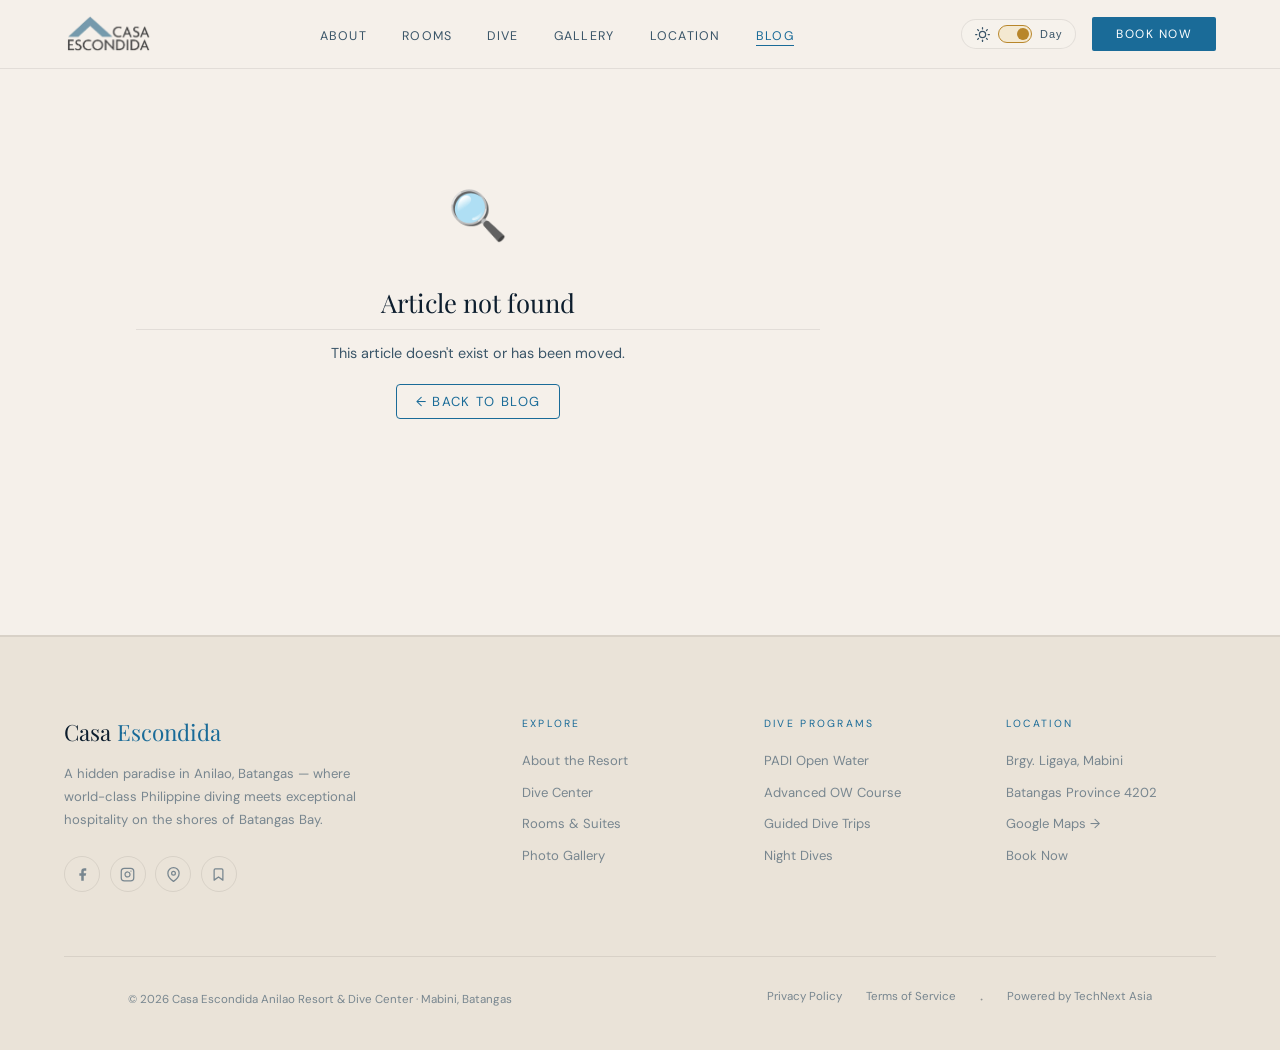
<file: blog-post.html>
﻿<!DOCTYPE html>
<html lang="en">
<head>
  <meta charset="UTF-8" />
  <link rel="stylesheet" href="style.css" />
  <script>(function(){var t=localStorage.getItem('ce-theme')||(matchMedia('(prefers-color-scheme:dark)').matches?'night':'day');document.documentElement.setAttribute('data-theme',t);})();</script>
  <meta name="viewport" content="width=device-width, initial-scale=1.0" />
  <title id="pageTitle">Blog — Casa Escondida Anilao</title>
  <meta name="description" id="pageMeta" content="Dive guides, marine life tips, and travel advice from Anilao, Batangas." />
  <meta id="pageKeywords" name="keywords" content="Anilao diving, Batangas, Philippines diving, Casa Escondida" />
  <link rel="canonical" id="pageCanonical" href="https://technextmarketing.github.io/casa-escondida-anilao/blog-post.html" />
  <meta id="ogTitle" property="og:title" content="Blog Post | Casa Escondida Anilao" />
  <meta id="ogDesc" property="og:description" content="Dive guides and marine life stories from Anilao, Batangas." />
  <meta id="ogImage" property="og:image" content="https://technextmarketing.github.io/casa-escondida-anilao/images/Nature%20Folder/sea%20fan%20coral.jpg" />
  <meta id="ogUrl" property="og:url" content="https://technextmarketing.github.io/casa-escondida-anilao/blog-post.html" />
  <meta property="og:type" content="article" />
  <meta property="og:site_name" content="Casa Escondida Anilao" />
  <meta name="twitter:card" content="summary_large_image" />
  <meta id="twTitle" name="twitter:title" content="Blog Post | Casa Escondida Anilao" />
  <meta id="twImage" name="twitter:image" content="https://technextmarketing.github.io/casa-escondida-anilao/images/Nature%20Folder/sea%20fan%20coral.jpg" />
  <script id="jsonLd" type="application/ld+json">{}</script>
  <link rel="icon" href="data:image/svg+xml,<svg xmlns='http://www.w3.org/2000/svg' viewBox='0 0 100 100'><text y='.9em' font-size='90'>🤿</text></svg>" />
  <link rel="preconnect" href="https://fonts.googleapis.com" />
  <link rel="preconnect" href="https://fonts.gstatic.com" crossorigin />
  <link rel="preload" href="https://fonts.googleapis.com/css2?family=Playfair+Display:ital,wght@0,300;0,400;0,500;1,300;1,400&family=DM+Sans:wght@300;400;500&display=swap" as="style" onload="this.onload=null;this.rel='stylesheet'" />
  <noscript><link rel="stylesheet" href="https://fonts.googleapis.com/css2?family=Playfair+Display:ital,wght@0,300;0,400;0,500;1,300;1,400&family=DM+Sans:wght@300;400;500&display=swap" /></noscript>
  <style>
    /* ── ARTICLE HERO ── */
    .ap-hero{min-height:320px;position:relative;display:flex;align-items:flex-end;}
    .ap-hero-bg{position:absolute;inset:0;}
    .ap-hero-overlay{position:absolute;inset:0;background:linear-gradient(to top,rgba(0,0,0,.72) 0%,rgba(0,0,0,.25) 60%,transparent 100%);}
    .ap-hero-content{position:relative;z-index:2;padding:3rem 4rem 2.5rem;max-width:900px;}
    @media(max-width:768px){.ap-hero-content{padding:2rem 1.5rem 2rem;}.ap-hero{min-height:260px;}}
    .ap-breadcrumb{display:flex;align-items:center;gap:.5rem;margin-bottom:1rem;font-size:.68rem;letter-spacing:.1em;text-transform:uppercase;}
    .ap-breadcrumb a{color:rgba(255,255,255,.65);text-decoration:none;transition:color .2s;}
    .ap-breadcrumb a:hover{color:#fff;}
    .ap-breadcrumb span{color:rgba(255,255,255,.4);}
    .ap-hero-cat{display:inline-block;font-size:.6rem;letter-spacing:.18em;text-transform:uppercase;font-weight:600;padding:.28rem .7rem;border-radius:3px;margin-bottom:.8rem;}
    .ap-hero-title{font-family:'Playfair Display',serif;font-size:clamp(1.6rem,3.5vw,2.5rem);font-weight:400;color:#fff;line-height:1.25;margin-bottom:1rem;}
    .ap-hero-meta{display:flex;align-items:center;gap:1.2rem;flex-wrap:wrap;}
    .ap-hero-meta span{font-size:.72rem;color:rgba(255,255,255,.7);}
    .ap-hero-meta .dot{color:rgba(255,255,255,.3);}

    /* ── ARTICLE LAYOUT ── */
    .ap-wrap{max-width:1200px;margin:0 auto;padding:0 4rem;display:grid;grid-template-columns:1fr 260px;gap:4rem;align-items:flex-start;padding-top:3.5rem;padding-bottom:6rem;}
    @media(max-width:960px){.ap-wrap{grid-template-columns:1fr;gap:0;padding:2rem 1.5rem 4rem;}}

    /* ── ARTICLE BODY ── */
    .ap-body{min-width:0;}
    .ap-body p{color:var(--text2);font-size:.95rem;line-height:1.85;margin-bottom:1.2rem;}
    .ap-body .ap-lead{font-size:1.05rem;color:var(--text);line-height:1.8;margin-bottom:2rem;font-weight:400;}
    .ap-body h2{font-family:'Playfair Display',serif;font-size:1.35rem;font-weight:400;color:var(--text);margin:2.4rem 0 .8rem;padding-bottom:.6rem;border-bottom:1px solid var(--border);}
    .ap-body h3{font-size:.95rem;font-weight:500;color:var(--text);letter-spacing:.04em;margin:1.5rem 0 .5rem;}
    .ap-body ul,.ap-body ol{padding-left:0;list-style:none;margin:.5rem 0 1.2rem;}
    .ap-body ul li,.ap-body ol li{display:flex;align-items:flex-start;gap:.6rem;color:var(--text2);font-size:.9rem;line-height:1.72;margin-bottom:.5rem;}
    .ap-body ul li::before{content:'·';color:var(--accent);font-size:1.2rem;flex-shrink:0;line-height:1.4;}
    .ap-body ol{counter-reset:li;}
    .ap-body ol li::before{counter-increment:li;content:counter(li);color:var(--accent);font-size:.8rem;font-weight:600;flex-shrink:0;min-width:1.2rem;line-height:1.7;}
    .ap-body strong{color:var(--text);font-weight:500;}
    /* Species / definition list items (li starting with <strong>) */
    .ap-body ul li:has(>strong:first-child){display:block;padding:.55rem 1rem .55rem 1.1rem;border-left:3px solid var(--accent);border-radius:0 8px 8px 0;background:var(--card);margin-bottom:.45rem!important;}
    .ap-body ul li:has(>strong:first-child)::before{display:none;}
    .ap-body ul li:has(>strong:first-child) strong:first-child{display:block;color:var(--accent);font-size:.83rem;letter-spacing:.02em;margin-bottom:.18rem;}
    .tip-box{background:var(--card);border:1px solid var(--border);border-left:3px solid var(--accent);border-radius:0 10px 10px 0;padding:1.1rem 1.4rem;margin:1.5rem 0;}
    .tip-box p{margin-bottom:0;font-size:.86rem;}
    .tip-box strong{color:var(--accent);}
    .info-grid{display:grid;grid-template-columns:repeat(3,1fr);gap:1rem;margin:1.2rem 0;}
    @media(max-width:580px){.info-grid{grid-template-columns:1fr;}}
    .info-cell{background:var(--card);border:1px solid var(--border);border-radius:8px;padding:.9rem 1rem;}
    .info-cell .ic-label{font-size:.6rem;letter-spacing:.16em;text-transform:uppercase;color:var(--accent);margin-bottom:.3rem;}
    .info-cell .ic-val{font-size:.9rem;color:var(--text);font-weight:400;}

    /* ── SIDEBAR ── */
    .ap-sidebar{position:sticky;top:90px;}
    @media(max-width:960px){.ap-sidebar{display:none;}}
    .ap-toc{background:var(--card);border:1px solid var(--border);border-radius:12px;padding:1.3rem 1.4rem;margin-bottom:1.5rem;}
    .ap-toc-title{font-size:.62rem;letter-spacing:.2em;text-transform:uppercase;color:var(--accent);font-weight:600;margin-bottom:.9rem;}
    .ap-toc-list{list-style:none;padding:0;margin:0;border-left:2px solid var(--border);}
    .ap-toc-list li a{display:block;padding:.32rem .75rem;font-size:.78rem;color:var(--text2);text-decoration:none;border-left:2px solid transparent;margin-left:-2px;transition:all .2s;line-height:1.4;}
    .ap-toc-list li a:hover,.ap-toc-list li a.active{color:var(--accent);border-left-color:var(--accent);}
    .ap-cta{background:linear-gradient(135deg,var(--accent-g),transparent);border:1px solid var(--border);border-radius:12px;padding:1.4rem;}
    .ap-cta-title{font-family:'Playfair Display',serif;font-size:1.05rem;font-weight:400;color:var(--text);margin-bottom:.5rem;line-height:1.3;}
    .ap-cta-body{font-size:.8rem;color:var(--text2);line-height:1.65;margin-bottom:1rem;}
    .ap-cta-btn{display:block;text-align:center;background:var(--accent);color:#fff;padding:.55rem 1rem;border-radius:4px;font-size:.75rem;letter-spacing:.1em;text-transform:uppercase;text-decoration:none;transition:background .25s;}
    .ap-cta-btn:hover{background:var(--accent-d);}

    /* ── RELATED POSTS ── */
    .ap-related{max-width:1200px;margin:0 auto;padding:0 4rem 5rem;}
    @media(max-width:768px){.ap-related{padding:0 1.5rem 4rem;}}
    .ap-related-title{font-family:'Playfair Display',serif;font-size:1.4rem;font-weight:400;color:var(--text);margin-bottom:.4rem;}
    .ap-related-sub{font-size:.8rem;color:var(--text3);margin-bottom:1.8rem;}
    .ap-related-grid{display:grid;grid-template-columns:repeat(3,1fr);gap:1.5rem;}
    @media(max-width:768px){.ap-related-grid{grid-template-columns:1fr;}}
    .ap-rel-card{background:var(--card);border:1px solid var(--border);border-radius:12px;overflow:hidden;text-decoration:none;display:block;transition:transform .3s,border-color .3s;}
    .ap-rel-card:hover{transform:translateY(-4px);border-color:var(--border2);}
    .ap-rel-thumb{height:130px;position:relative;overflow:hidden;}
    .ap-rel-body{padding:1rem 1.1rem;}
    .ap-rel-cat{font-size:.58rem;letter-spacing:.18em;text-transform:uppercase;color:var(--accent);margin-bottom:.35rem;}
    .ap-rel-title{font-family:'Playfair Display',serif;font-size:.92rem;font-weight:400;color:var(--text);line-height:1.4;margin-bottom:.4rem;}
    .ap-rel-date{font-size:.65rem;color:var(--text3);}

    /* ── NOT FOUND ── */
    .ap-notfound{text-align:center;padding:8rem 2rem;}
    .ap-notfound-icon{font-size:3rem;margin-bottom:1rem;}
    .ap-notfound h2{font-family:'Playfair Display',serif;font-size:1.6rem;font-weight:400;color:var(--text);margin-bottom:.6rem;}
    .ap-notfound p{color:var(--text2);font-size:.9rem;margin-bottom:1.5rem;}
    .ap-notfound a{color:var(--accent);text-decoration:none;font-size:.82rem;letter-spacing:.1em;text-transform:uppercase;border:1px solid var(--accent);padding:.5rem 1.2rem;border-radius:4px;transition:all .25s;}
    .ap-notfound a:hover{background:var(--accent);color:#fff;}
  </style>
</head>
<body>
<div id="pg-bar"></div>
<div id="cur-dot"></div><div id="cur-ring"></div>
<div class="orb-layer" aria-hidden="true">
  <div class="orb orb-1"></div><div class="orb orb-2"></div>
  <div class="orb orb-3"></div><div class="orb orb-4"></div><div class="orb orb-5"></div>
</div>

<!-- MOBILE NAV -->
<nav class="mobile-nav" id="mobileNav" aria-label="Mobile navigation" aria-hidden="true">
  <a href="index.html#about" class="mob-link">About</a><div class="mobile-nav-divider"></div>
  <a href="rooms.html" class="mob-link">Rooms</a><div class="mobile-nav-divider"></div>
  <a href="dive.html" class="mob-link">Dive</a><div class="mobile-nav-divider"></div>
  <a href="gallery.html" class="mob-link">Gallery</a><div class="mobile-nav-divider"></div>
  <a href="location.html" class="mob-link">Location</a><div class="mobile-nav-divider"></div>
  <a href="blog.html" class="mob-link active">Blog</a>
  <a href="index.html#booking" class="mob-link mobile-nav-cta">Book Now</a>
</nav>

<!-- NAV -->
<nav id="nav">
  <a href="index.html" class="nav-logo" aria-label="Casa Escondida — Home">
    <img decoding="async" height="44" width="180" class="nav-logo-img nav-logo-night" src="images/Logo/Untitled_design__3_-removebg-preview.png" alt="Casa Escondida" loading="eager" />
    <img decoding="async" height="44" width="180" class="nav-logo-img nav-logo-day" src="images/Logo/Untitled_design__2_-removebg-preview.png" alt="Casa Escondida" loading="eager" />
  </a>
  <ul class="nav-links">
    <li><a href="index.html#about">About</a></li>
    <li><a href="rooms.html">Rooms</a></li>
    <li><a href="dive.html">Dive</a></li>
    <li><a href="gallery.html">Gallery</a></li>
    <li><a href="location.html">Location</a></li>
    <li><a href="blog.html" class="active">Blog</a></li>
  </ul>
  <div class="nav-right">
    <button class="theme-toggle" id="themeBtn" aria-label="Toggle theme">
      <span class="toggle-icon" id="themeIcon">
        <svg id="icon-moon" viewBox="0 0 24 24" fill="none" stroke="currentColor" stroke-width="2" stroke-linecap="round" stroke-linejoin="round" style="width:15px;height:15px;display:block"><path d="M21 12.79A9 9 0 1 1 11.21 3 7 7 0 0 0 21 12.79z"/></svg>
        <svg id="icon-sun" viewBox="0 0 24 24" fill="none" stroke="currentColor" stroke-width="2" stroke-linecap="round" stroke-linejoin="round" style="width:15px;height:15px;display:none"><circle cx="12" cy="12" r="5"/><line x1="12" y1="1" x2="12" y2="3"/><line x1="12" y1="21" x2="12" y2="23"/><line x1="1" y1="12" x2="3" y2="12"/><line x1="21" y1="12" x2="23" y2="12"/><line x1="4.22" y1="4.22" x2="5.64" y2="5.64"/><line x1="18.36" y1="18.36" x2="19.78" y2="19.78"/><line x1="4.22" y1="19.78" x2="5.64" y2="18.36"/><line x1="18.36" y1="5.64" x2="19.78" y2="4.22"/></svg>
      </span>
      <div class="toggle-track"><div class="toggle-thumb"></div></div>
      <span id="themeLabel" style="font-size:.68rem;letter-spacing:.1em">Night</span>
    </button>
    <a href="index.html#booking" class="btn-book">Book Now</a>
    <button class="nav-hamburger" id="navHamburger" aria-label="Open menu" aria-expanded="false" aria-controls="mobileNav">
      <span></span><span></span><span></span>
    </button>
  </div>
</nav>

<!-- ARTICLE HERO -->
<div id="articleHero"></div>

<!-- ARTICLE CONTENT -->
<div style="background:var(--bg);">
  <div class="ap-wrap" id="articleWrap">
    <div class="ap-body" id="articleBody"></div>
    <aside class="ap-sidebar" id="articleSidebar"></aside>
  </div>
</div>

<!-- RELATED POSTS -->
<div style="background:var(--bg2);border-top:1px solid var(--border);" id="relatedSection"></div>

<!-- FOOTER -->
<footer class="site-footer">
  <div class="c">
    <div class="foot-grid">
      <div>
        <a href="index.html" class="foot-logo">Casa <span>Escondida</span></a>
        <p class="foot-desc">A hidden paradise in Anilao, Batangas — where world-class Philippine diving meets exceptional hospitality on the shores of Batangas Bay.</p>
        <div class="foot-socials">
          <a href="https://web.facebook.com/CasaEscondidaAnilao/" target="_blank" rel="noopener noreferrer" class="soc" aria-label="Facebook"><svg class="fill-icon" viewBox="0 0 24 24" aria-hidden="true"><path d="M18 2h-3a5 5 0 0 0-5 5v3H7v4h3v8h4v-8h3l1-4h-4V7a1 1 0 0 1 1-1h3z"/></svg></a>
          <a href="https://www.instagram.com/casaescondidaanilao/" target="_blank" rel="noopener noreferrer" class="soc" aria-label="Instagram"><svg viewBox="0 0 24 24" aria-hidden="true"><rect x="2" y="2" width="20" height="20" rx="5" ry="5"/><path d="M16 11.37A4 4 0 1 1 12.63 8 4 4 0 0 1 16 11.37z"/><line x1="17.5" y1="6.5" x2="17.51" y2="6.5"/></svg></a>
          <a href="https://www.tripadvisor.com.ph/Hotel_Review-g1587920-d10086753-Reviews-Casa_Escondida_Anilao_Resort_Dive_Center-Mabini_Batangas_Province_Calabarzon_Region_.html" target="_blank" rel="noopener noreferrer" class="soc" aria-label="TripAdvisor"><svg viewBox="0 0 24 24" aria-hidden="true"><path d="M21 10c0 7-9 13-9 13s-9-6-9-13a9 9 0 0 1 18 0z"/><circle cx="12" cy="10" r="3"/></svg></a>
          <a href="https://www.booking.com/hotel/ph/casa-escondida-anilao-resort-amp-dive-center.en-gb.html" target="_blank" rel="noopener noreferrer" class="soc" aria-label="Booking.com"><svg viewBox="0 0 24 24" aria-hidden="true"><path d="M19 21l-7-5-7 5V5a2 2 0 0 1 2-2h10a2 2 0 0 1 2 2z"/></svg></a>
        </div>
      </div>
      <div class="foot-col-links">
        <div><div class="foot-h">Explore</div><ul class="foot-links"><li><a href="index.html#about">About the Resort</a></li><li><a href="dive.html">Dive Center</a></li><li><a href="rooms.html">Rooms &amp; Suites</a></li><li><a href="gallery.html">Photo Gallery</a></li></ul></div>
        <div><div class="foot-h">Dive Programs</div><ul class="foot-links"><li><a href="dive.html#courses">PADI Open Water</a></li><li><a href="dive.html#courses">Advanced OW Course</a></li><li><a href="dive.html#packages">Guided Dive Trips</a></li><li><a href="dive.html#packages">Night Dives</a></li></ul></div>
        <div><div class="foot-h">Location</div><ul class="foot-links"><li><a href="location.html">Brgy. Ligaya, Mabini</a></li><li><a href="location.html">Batangas Province 4202</a></li><li><a href="https://www.google.com/maps/place/Casa+Escondida+Anilao" target="_blank" rel="noopener noreferrer">Google Maps →</a></li><li><a href="index.html#booking">Book Now</a></li></ul></div>
      </div>
    </div>
    <div class="foot-bottom">
      <div class="foot-copy">© 2026 Casa Escondida Anilao Resort &amp; Dive Center · Mabini, Batangas</div>
      <div class="foot-legal">
        <a href="privacy-policy.html">Privacy Policy</a>
        <a href="terms-of-service.html">Terms of Service</a>
        <span style="opacity:.4">·</span>
        <a href="https://technext.asia" target="_blank" rel="noopener noreferrer">Powered by <span class="tn-brand">TechNext Asia</span></a>
      </div>
    </div>
  </div>
</footer>

<script>
/* ════════════════════════════════════════
   ALL POSTS DATA — 20 articles
   ════════════════════════════════════════ */
const ALL_POSTS = [
{
  id:1, cat:'dive-guide', catLabel:'Dive Guide',
  title:'Best Dive Sites in Anilao, Batangas: The Complete 2026 Guide',
  excerpt:'Anilao hosts over 50 named dive sites packed inside a coastline barely 10 km long.',
  date:'2026-04-20', dateLabel:'April 20, 2026', read:'8 min read',
  bg:'linear-gradient(135deg,#061a2e 0%,#0c3d6e 60%,#1a6b98 100%)', icon:'🤿',
  img:'images/Nature%20Folder/sea%20fan%20coral.jpg',
  content:`<p class="ap-lead">Anilao, Batangas sits just 140 kilometres south of Manila, yet it packs more named dive sites into a single coastline than almost any destination in Southeast Asia. Whether you are chasing nudibranchs at depth, seeking frogfish in the silt, or simply ticking off your first open-water dives in warm, calm conditions, Anilao delivers.</p>
<h2 id="s1">Kirby's Rock</h2>
<p>The most celebrated site in Anilao, Kirby's Rock is a seamount rising from 30 metres to just 3 metres below the surface. Strong seasonal currents sweep nutrients past the wall, drawing schooling jacks, giant trevally, and occasional thresher sharks at depth. The shallower stations are blanketed in black coral trees, sea fans, and thick nudibranch colonies.</p>
<div class="info-grid"><div class="info-cell"><div class="ic-label">Best For</div><div class="ic-val">Advanced divers</div></div><div class="info-cell"><div class="ic-label">Depth</div><div class="ic-val">5 – 30 m</div></div><div class="info-cell"><div class="ic-label">Visibility</div><div class="ic-val">8 – 20 m</div></div></div>
<h2 id="s2">Secret Bay (Mainit Point)</h2>
<p>Secret Bay rarely tops 5 metres visibility and the bottom is black volcanic sand and rubble — which is exactly why macro photographers consider it one of the world's great muck dives. Hairy frogfish, ghost pipefish, mimic octopus, flamboyant cuttlefish, and blue-ringed octopus all appear here with unusual regularity. Bring patience and a wide-angle dioptre.</p>
<div class="tip-box"><p><strong>Pro tip:</strong> Enter the water at slack tide, roughly one hour before high. The silty bottom kicks up dramatically in any current, cutting visibility to near zero.</p></div>
<h2 id="s3">Twin Rocks</h2>
<p>Two submerged pinnacles sitting side by side make Twin Rocks one of Anilao's most beginner-friendly sites — shallow shelves at 8 metres allow comfortable bottom time while more experienced divers explore the base at 22 metres. The coral coverage here is among the healthiest in the area, hosting enormous schools of anthias and a resident hawksbill turtle that patrols the east face daily.</p>
<div class="info-grid"><div class="info-cell"><div class="ic-label">Best For</div><div class="ic-val">All levels</div></div><div class="info-cell"><div class="ic-label">Depth</div><div class="ic-val">5 – 22 m</div></div><div class="info-cell"><div class="ic-label">Visibility</div><div class="ic-val">10 – 18 m</div></div></div>
<h2 id="s4">Ligaya's Garden</h2>
<p>Named after a local dive guide who has worked the site for decades, Ligaya's Garden is a gentle reef slope ideally suited to PADI Open Water students and casual snorkellers. Water temperatures average 28°C, depth plateaus at 14 metres, and the garden's coral bommies shelter a remarkable density of juvenile reef fish. It is also the site where Casa Escondida conducts all confined open-water training dives.</p>
<h2 id="s5">Dive Planning Tips</h2>
<ul><li>Book your dives 24 hours in advance during peak season (March – June). The most popular sites fill quickly.</li><li>Always complete a site briefing with your guide — current direction and entry points change between tides.</li><li>Bring a surface marker buoy (SMB). It is mandatory at all Anilao open-water sites and available to borrow from our dive desk.</li><li>Nitrox fills are available at Casa Escondida's on-site compressor room. Pre-book when you check in.</li></ul>`
},
{
  id:2, cat:'marine-life', catLabel:'Marine Life',
  title:'Nudibranchs of Anilao: 20 Species You Need to Find',
  excerpt:'Anilao may host more than 800 nudibranch species — more than any comparable area worldwide.',
  date:'2026-04-15', dateLabel:'April 15, 2026', read:'7 min read',
  bg:'linear-gradient(135deg,#062918 0%,#0e5a2e 60%,#1a8040 100%)', icon:'🐚',
  img:'images/Nature%20Folder/Pikachu%20nudibranch.jpg',
  content:`<p class="ap-lead">Anilao's nudibranch diversity is staggering — estimates range from 600 to over 800 species recorded within a few kilometres of coastline. The combination of nutrient-rich cold upwellings, diverse substrate types, and minimal trawling disturbance makes Batangas water ideal habitat for these soft-bodied molluscs.</p>
<h2 id="s1">What Makes a Nudibranch</h2>
<p>Nudibranchs (order Nudibranchia) are shell-less marine gastropods that breathe through exposed gill plumes — the word literally means "naked gills" in Latin. They range from 4mm to over 60cm and use vivid coloration to signal toxicity to would-be predators. Many species feed on specific prey: certain aeolids consume hydroids, while dorid nudibranchs specialise in sponges.</p>
<h2 id="s2">Top 10 Most Photographed in Anilao</h2>
<ul>
<li><strong>Halgerda batangas</strong> — Described from Batangas specimens; translucent white with orange ridges. Found at 12–22 m.</li>
<li><strong>Flabellina exoptata</strong> — Electric-pink cerata tipped in white. Prefers hydroids at 6–15 m.</li>
<li><strong>Chromodoris annae</strong> — Electric-blue body with yellow and black margins. Very common at Twin Rocks.</li>
<li><strong>Nembrotha kubaryana</strong> — Dark body with bright green spots; grazes on colonial tunicates.</li>
<li><strong>Hypselodoris apolegma</strong> — Deep violet with white-tipped cerata; one of the most-sought Anilao finds.</li>
<li><strong>Cyerce nigricans</strong> — Translucent with iridescent blue and orange spots; autotomises its cerata when threatened.</li>
<li><strong>Jorunna funebris</strong> — White with black spots and fuzzy caryophyllidia; resembles a dalmatian at macro range.</li>
<li><strong>Phyllidiella pustulosa</strong> — The most commonly seen nudibranch in the Philippines; toxic to fish.</li>
<li><strong>Risbecia tryoni</strong> — Rides on the tail of a partner in a chain behaviour unique to this genus.</li>
<li><strong>Trinchesia sibogae</strong> — Under 6mm; requires a magnifying dioptre to appreciate the detail.</li>
</ul>
<div class="tip-box"><p><strong>Best site for nudibranchs:</strong> Secret Bay (muck diving) and Kirby's Rock (reef wall). Dive early morning when light angles are low and animals are most active.</p></div>
<h2 id="s3">Photography Tips</h2>
<p>Shoot at f/16 – f/22 for sufficient depth-of-field at extreme macro range. Use a single strobe placed 45° to the subject to avoid head-on glare from the reflective mucus coating. A 100mm macro lens or a +15 dioptre on a wide-angle lens will let you fill the frame with a 2cm animal.</p>`
},
{
  id:3, cat:'travel-tips', catLabel:'Travel Tips',
  title:'Manila to Anilao: Your Complete Transfer Guide',
  excerpt:'Getting from Manila to Anilao, Batangas takes 2–3 hours depending on route and traffic.',
  date:'2026-04-10', dateLabel:'April 10, 2026', read:'5 min read',
  bg:'linear-gradient(135deg,#1a0835 0%,#3a1870 60%,#5a2a9a 100%)', icon:'🗺️',
  img:'images/Nature%20Folder/Hawksbill%20sea%20turtle.jpg',
  content:`<p class="ap-lead">Anilao sits approximately 140 kilometres south of Manila — close enough for a weekend escape, far enough to feel genuinely removed from the city. The journey typically takes 2 to 3 hours depending on traffic and your departure time. Here are all your options.</p>
<h2 id="s1">By Private Car or Rental</h2>
<p>The fastest route takes the South Luzon Expressway (SLEX) south to the STAR Tollway, then exits at Batangas City before following the coastal road through San Luis to Mabini. Waze and Google Maps both handle the route reliably. Total toll cost is roughly ₱200–300 each way. We recommend departing Manila before 7am or after 10am to avoid SLEX morning peak traffic.</p>
<div class="info-grid"><div class="info-cell"><div class="ic-label">Distance</div><div class="ic-val">~140 km</div></div><div class="info-cell"><div class="ic-label">Drive time</div><div class="ic-val">2 – 3 hrs</div></div><div class="info-cell"><div class="ic-label">Toll cost</div><div class="ic-val">~₱200–300</div></div></div>
<h2 id="s2">By Shuttle or Bus</h2>
<p>DLTB and Jam Transit operate regular departures from Buendia (Gil Puyat) terminal in Manila to Batangas City Pier. From Batangas City, a tricycle or van transfer to Anilao costs around ₱300–500 per person depending on how many people share the ride. Total travel time including the transfer is 3.5 – 4.5 hours.</p>
<h2 id="s3">By RORO Ferry (the scenic option)</h2>
<p>Some guests take the fast craft ferry from Manila to Batangas City Pier — roughly 2 hours on the water — and then a van transfer to Anilao. This option is slower overall but dramatically more comfortable, and the Batangas Bay approach to the coastline is a beautiful introduction to the area.</p>
<div class="tip-box"><p><strong>Casa Escondida tip:</strong> If you are travelling as a group of 4 or more, a private van transfer from Manila to the resort door is often the same price as individual bus tickets and dramatically faster. Ask our reservations team for a referral.</p></div>
<h2 id="s4">From Ninoy Aquino International Airport (NAIA)</h2>
<p>Allow at least 30 minutes from NAIA to the SLEX on-ramp, more on weekday afternoons. Grab or airport taxis to Anilao directly range from ₱1,800–2,500 depending on traffic. Many guests combine a first night in Manila with an early morning departure to be diving by midday.</p>`
},
{
  id:4, cat:'resort-life', catLabel:'Resort Life',
  title:'Island BBQ Nights at Casa Escondida',
  excerpt:'Every Saturday evening our kitchen fires up the grill on the beachfront deck.',
  date:'2026-04-05', dateLabel:'April 5, 2026', read:'4 min read',
  bg:'linear-gradient(135deg,#2a1405 0%,#6a3410 60%,#9a5020 100%)', icon:'🔥',
  img:'images/Nature%20Folder/Pink%20Anemonefish%20Amphiprion.jpg',
  content:`<p class="ap-lead">Casa Escondida's Saturday Island BBQ is one of the most-loved rituals at the resort. Every weekend, from 6pm until the last guest wanders back to their room, our kitchen team sets up along the beachfront and grills the day's freshest catch over charcoal while guests gather with cold drinks and swapped dive stories.</p>
<h2 id="s1">What's on the Grill</h2>
<p>The menu changes with the week's catch from our local fishing cooperative, but a typical spread includes whole grilled tanigue (wahoo), skewered tiger prawns, inihaw na pusit (charcoal squid) marinated in garlic-calamansi, grilled pork belly, and a rotating vegetable selection. Everything is served family-style with sinangag (garlic rice), fresh lumpiang sariwa, and seasonal sauces from our kitchen.</p>
<h2 id="s2">The Setting</h2>
<p>Long communal tables are laid end-to-end along the water's edge, where Batangas Bay catches the last orange light of the evening. The bar opens at 5:30pm for sunset drinks — San Miguel Pale Pilsen, fresh buko juice, and a rotating cocktail — before the grill fires up at 6pm. On clear evenings you can see the lights of Mabini town reflecting across the bay.</p>
<h2 id="s3">For Guests and Day Trippers</h2>
<p>The Saturday BBQ is complimentary for all overnight guests and included in most dive packages. Day visitors and guests of nearby resorts are welcome to join on a walk-in basis for ₱650 per person. We ask for a heads-up by 3pm so our kitchen can plan the right volume.</p>
<div class="tip-box"><p><strong>What to bring:</strong> Nothing. Towels, bug spray, and a light long-sleeved layer for after sunset are the only useful additions — the beachfront can feel cool once the land breeze picks up at 8pm.</p></div>`
},
{
  id:5, cat:'dive-tips', catLabel:'Dive Tips',
  title:'What to Pack for a Batangas Diving Trip',
  excerpt:'Our PADI dive team shares the essential packing list for diving in Anilao.',
  date:'2026-03-28', dateLabel:'March 28, 2026', read:'6 min read',
  bg:'linear-gradient(135deg,#0a1a30 0%,#1c3e68 60%,#2a5a8a 100%)', icon:'🎒',
  img:'images/Nature%20Folder/Peacock%20mantis%20shrimp%20(Odontodactylus%20scyllarus).jpg',
  content:`<p class="ap-lead">Anilao's diving is mostly gentle — warm water, calm conditions, and short boat rides — but the specific character of Batangas dive sites does reward a few targeted packing decisions. Here is what our dive team recommends bringing, and a few things you can safely leave at home.</p>
<h2 id="s1">Wetsuit Thickness</h2>
<p>Water temperature at Anilao ranges from 26°C in January–February to 30°C in May–June at the surface. At depth (20 m+), thermoclines can drop temperature by 3–5°C. Most divers are comfortable in a 3mm shorty or full suit; those who run cold should consider a 5mm full suit for multiple dives per day. Casa Escondida stocks rental 3mm full suits and shorties if you prefer to travel light.</p>
<h2 id="s2">Camera Gear</h2>
<ul><li>A compact housing with macro wet lens (e.g. +15 dioptre) covers 90% of Anilao subjects.</li><li>A small video light (1,000–3,000 lumens) adds colour even on overcast days.</li><li>Extra batteries — you will easily shoot 300+ frames per dive at Anilao.</li><li>Silica gel packs and a waterproof dry bag for shore storage.</li></ul>
<div class="tip-box"><p><strong>Freshwater rinse:</strong> Our dedicated camera rinse station has individual trays, a drain rack, and 240V charging outlets. No need to scramble for space at the boat ladder.</p></div>
<h2 id="s3">Essentials</h2>
<ul><li>Mask, fins, and dive computer — we recommend bringing your own for fit and familiarity.</li><li>Reef-safe sunscreen rated SPF 50+ (chemical sunscreens are prohibited at most Anilao MPAs).</li><li>Personal medications including motion-sickness tablets if you are prone to seasickness on the banca boats.</li><li>A surface marker buoy (SMB) — mandatory at all Anilao open-water sites.</li></ul>
<h2 id="s4">What to Leave Behind</h2>
<ul><li>Heavy lenses — there are no large pelagics at close Anilao sites that would require a wide-angle dome port.</li><li>Dive gloves — prohibited at most reef sites to prevent coral contact.</li><li>Formal clothing — resort life here is entirely casual.</li></ul>`
},
{
  id:6, cat:'conservation', catLabel:'Conservation',
  title:'Protecting the Coral Triangle: Our Marine Pledges',
  excerpt:'Anilao sits inside the Coral Triangle, the most biodiverse marine region on Earth.',
  date:'2026-03-20', dateLabel:'March 20, 2026', read:'5 min read',
  bg:'linear-gradient(135deg,#052828 0%,#0e5a5a 60%,#1a7878 100%)', icon:'🌊',
  img:'images/Nature%20Folder/Mushroom%20coral.jpg',
  content:`<p class="ap-lead">The Coral Triangle spans six countries and covers 5.7 million square kilometres of ocean. It contains 76% of all known coral species, 37% of the world's reef fish species, and supports the food security of 120 million people. Anilao sits at its heart — which means every dive here carries a real responsibility.</p>
<h2 id="s1">Why Anilao Matters</h2>
<p>Batangas Bay and the surrounding Anilao Marine Sanctuary represent some of the healthiest reef ecosystems remaining in the Coral Triangle's Philippine sector. The area was declared a Marine Protected Area (MPA) in the 1970s — one of the earliest designations in the Philippines — and the combination of community enforcement and dive tourism revenue has allowed reefs here to recover and stabilise while neighbouring areas degraded.</p>
<h2 id="s2">Our Reef-Safe Policy</h2>
<ul><li>Only mineral-based (reef-safe) sunscreens are permitted for all guests diving or snorkelling from our boats.</li><li>No gloves are permitted at any reef sites — contact with coral causes tissue death even through neoprene.</li><li>No touching, riding, chasing, or collecting of any marine life, including invertebrates.</li><li>All anchoring at reef sites uses permanent mooring buoys maintained by the Mabini MPA office.</li></ul>
<h2 id="s3">Our Coral Monitoring Programme</h2>
<p>Casa Escondida's dive guides conduct quarterly belt transect surveys at five fixed monitoring points within the Anilao Marine Sanctuary. Data is submitted to the municipal government and cross-referenced with results from the Anilao Marine Conservation Project. The surveys track live coral cover percentage, indicator fish abundance, and giant clam populations.</p>
<div class="tip-box"><p><strong>How to help:</strong> Join one of our monthly reef clean-up dives, hosted on the last Sunday of each month. No prior training is required — just a passion for keeping these reefs clean. Ask at the dive desk to register.</p></div>`
},
{
  id:7, cat:'dive-guide', catLabel:'Dive Guide',
  title:'Night Diving in Anilao: What to Expect After Dark',
  excerpt:'After sunset, Anilao\'s reef transforms. Spanish dancers unfurl, bobbit worms emerge, cuttlefish hunt the shallows.',
  date:'2026-03-15', dateLabel:'March 15, 2026', read:'6 min read',
  bg:'linear-gradient(135deg,#04080f 0%,#0a1e3a 60%,#102848 100%)', icon:'🌙',
  img:'images/Nature%20Folder/Blue%20Ribbon%20Eel%20(Rhinomuraena%20quaesita).jpg',
  content:`<p class="ap-lead">Diving after dark at Anilao is not simply the daytime reef with the lights turned off — it is an entirely different ecosystem. Nocturnal species emerge from hiding, predatory behaviour intensifies, and bioluminescence turns every fin kick into a shower of cold blue light.</p>
<h2 id="s1">What Changes After Dark</h2>
<p>The parrotfish seal themselves in mucus sleeping bags wedged into crevices. Triggerfish and pufferfish drift motionless in mid-water. In their place: Spanish dancer nudibranchs (Hexabranchus sanguineus) up to 40cm across, swimming in undulating spirals; mantis shrimp emerging to hunt from burrows; and coconut octopus navigating the sand with an armful of collected shells.</p>
<h2 id="s2">Species Highlights</h2>
<ul><li><strong>Bobbit worm (Eunice aphroditois)</strong> — Ambushes fish with spring-loaded jaws from a burrow in the sand. Commonly seen at Secret Bay and Ligaya's Garden.</li><li><strong>Flamboyant cuttlefish</strong> — Pulses waves of yellow, purple, and white across its skin. The only known toxic cuttlefish species.</li><li><strong>Robust ghost pipefish</strong> — Hangs vertically in open water, invisible unless your torch catches its iridescent flank.</li><li><strong>Volute snails</strong> — Massive gastropods emerge to hunt at night, rarely seen during day dives.</li></ul>
<h2 id="s3">Safety and Logistics</h2>
<p>All night dives at Casa Escondida are guided (maximum 4 divers per guide) and conducted on familiar daytime sites to reduce disorientation risk. Guests receive a thorough briefing on torch signals and buddy separation protocols. Primary and backup torches are mandatory; our dive shop rents quality lights if you have not brought your own.</p>
<div class="tip-box"><p><strong>Best night site:</strong> Ligaya's Garden. Shallow (max 14 m), calm conditions year-round, and an extraordinary density of nocturnal invertebrates in the rubble zone between 6–10 m.</p></div>`
},
{
  id:8, cat:'marine-life', catLabel:'Marine Life',
  title:'Frogfish of Anilao: The World\'s Best Ambush Predators',
  excerpt:'Hairy frogfish, painted frogfish, giant frogfish — Anilao hosts a remarkable concentration of anglerfishes.',
  date:'2026-03-10', dateLabel:'March 10, 2026', read:'5 min read',
  bg:'linear-gradient(135deg,#062918 0%,#0e4a28 60%,#1a6030 100%)', icon:'🐡',
  img:'images/Nature%20Folder/Scorpionfish%20(Taenianotus%20triacanthus).jpg',
  content:`<p class="ap-lead">Frogfish are among the ocean's most accomplished ambush hunters — they change colour to match their sponge host in under two weeks, lure prey with a modified dorsal spine, and strike faster than almost any other vertebrate. Anilao is one of the best places on Earth to find multiple species on a single dive.</p>
<h2 id="s1">Species Found in Anilao</h2>
<ul>
<li><strong>Hairy frogfish (Antennarius striatus)</strong> — The most requested find. Covered in skin appendages that perfectly mimic algae-covered rubble. Found at 6–25 m, most commonly at Secret Bay.</li>
<li><strong>Painted frogfish (Antennarius pictus)</strong> — Variable colouration from white to yellow to black. Sits on sponges of matching colour.</li>
<li><strong>Giant frogfish (Antennarius commerson)</strong> — Largest species, up to 38 cm. Often mistaken for a sponge at first glance.</li>
<li><strong>Warty frogfish (Antennarius maculatus)</strong> — Covered in white-tipped warts; one of the most visually striking in the genus.</li>
</ul>
<h2 id="s2">How to Spot Them</h2>
<p>Scan sponges methodically — frogfish almost always sit directly on a host sponge of their matching colour. Look for the giveaway features: pectoral "arms" planted on the substrate, a small mouth with slightly upturned corners, and the esca (lure) occasionally twitched above the head. Once you have found one frogfish on a site, the same individual typically stays within 2 metres of the same spot for weeks.</p>
<div class="tip-box"><p><strong>Tip:</strong> Ask your guide to mark confirmed frogfish sightings on the site map at our dive desk. We maintain an active log of individual animals and their locations, updated after every dive.</p></div>
<h2 id="s3">Photography</h2>
<p>Frogfish are slow and tolerant of close approach — ideal macro subjects. Shoot from directly in front at eye level, use a single strobe placed slightly above to avoid harsh shadows in the skin texture, and leave the scene unhurried. Never use a pointer stick to encourage movement; disturbed frogfish simply close their eyes and refuse to cooperate.</p>`
},
{
  id:9, cat:'photography', catLabel:'Photography',
  title:'Underwater Photography Tips for Anilao First-Timers',
  excerpt:'Anilao\'s small, slow subjects reward patience and good technique.',
  date:'2026-03-05', dateLabel:'March 5, 2026', read:'7 min read',
  bg:'linear-gradient(135deg,#080820 0%,#1c1c4a 60%,#2a2a64 100%)', icon:'📸',
  img:'images/Nature%20Folder/Ornate%20Ghost%20Pipefish%20(Solenostomus%20paradoxus).jpg',
  content:`<p class="ap-lead">Anilao is one of those dive destinations where a point-and-shoot photographer with decent buoyancy will come home with better images than a technically skilled shooter who cannot hold still. The subjects are close, small, and patient — everything else follows from good dive fundamentals.</p>
<h2 id="s1">Get Your Buoyancy Right First</h2>
<p>No amount of camera upgrade compensates for drifting into your subject, stirring silt, or hovering at a 30° downward angle. Before bringing a camera, complete at least 15 logged dives and practise breathing control in a pool. At Anilao specifically, muck sites like Secret Bay require exceptional trim to avoid blackout conditions from fin-kicked sediment.</p>
<h2 id="s2">Gear for Beginners</h2>
<ul><li>A compact mirrorless or point-and-shoot in a manufacturer housing (Sony RX100, Olympus TG-7) is sufficient for 95% of Anilao subjects.</li><li>Add a macro wet lens (+10 to +15 dioptre) for serious nudibranch and pygmy seahorse shooting.</li><li>One small strobe or video light dramatically improves colour at depths below 5 metres.</li></ul>
<h2 id="s3">Camera Settings Starting Points</h2>
<div class="info-grid"><div class="info-cell"><div class="ic-label">Aperture</div><div class="ic-val">f/11 – f/16</div></div><div class="info-cell"><div class="ic-label">Shutter speed</div><div class="ic-val">1/200 – 1/250</div></div><div class="info-cell"><div class="ic-label">ISO</div><div class="ic-val">100 – 200</div></div></div>
<h2 id="s4">Common Mistakes</h2>
<ul><li>Shooting down at subjects instead of getting to eye level — animal portraiture always improves from the subject's perspective.</li><li>Too much strobe power causing blown highlights on reflective skin or mucus.</li><li>Moving too quickly between subjects — find one animal, spend 10 minutes with it, and shoot it properly.</li></ul>
<div class="tip-box"><p><strong>Casa Escondida offers:</strong> A half-day underwater photography workshop with our resident photographer before your first dive. Ask the dive desk to book a session — limited to 3 guests.</p></div>`
},
{
  id:10, cat:'travel-tips', catLabel:'Travel Tips',
  title:'Best Time to Dive Anilao: Month-by-Month Seasonal Guide',
  excerpt:'Anilao can be dived year-round, but visibility, temperature, and marine life shift across the seasons.',
  date:'2026-02-28', dateLabel:'February 28, 2026', read:'6 min read',
  bg:'linear-gradient(135deg,#1a0835 0%,#2e1458 60%,#44207a 100%)', icon:'📅',
  img:'images/Nature%20Folder/sea%20turtle.jpg',
  content:`<p class="ap-lead">Anilao is a year-round diving destination — the water is warm every month and a banca boat always available — but each season has a distinct character. Choosing the right window makes the difference between 20-metre visibility and 5-metre silt, or between empty reef and resident whale shark sightings.</p>
<h2 id="s1">Peak Season: March – June</h2>
<p>The dry northeast monsoon (Amihan) produces flat calm seas, minimal river runoff, and the year's best visibility — consistently 15–22 metres at reef sites. Water temperature rises from 27°C in March to 30°C in June. Marine life activity peaks in April and May: spawning aggregations of grouper, the highest nudibranch diversity, and regular pelagic sightings at Kirby's Rock.</p>
<h2 id="s2">Shoulder Season: November – February</h2>
<p>Slightly cooler water (25–27°C), occasional northerly swells, and more variable visibility define the shoulder months. January and February are particularly good for muck diving — lower visibility sites like Secret Bay are largely unaffected, and the cooler temperatures bring interesting temperate-water visitors. Some exposed sites like Kirby's Rock may be diveable only on calmer days.</p>
<h2 id="s3">Wet Season: July – October</h2>
<p>Typhoon season affects Batangas intermittently from July through October. Visibility decreases due to freshwater runoff and increased particulate suspension. However, many days during this period are perfectly diveable, and accommodation and dive packages drop significantly in price. Protected sites like Ligaya's Garden and Twin Rocks remain accessible even during southwest monsoon swell.</p>
<div class="tip-box"><p><strong>Best overall window:</strong> Late March to mid-May. Flat seas, peak visibility, warm water, active marine life, and no school holiday crowding.</p></div>`
},
{
  id:11, cat:'news', catLabel:'News & Events',
  title:'Anilao Underwater Festival 2026: Schedule and How to Join',
  excerpt:'The annual Anilao Underwater Festival draws underwater photographers from across Southeast Asia.',
  date:'2026-02-20', dateLabel:'February 20, 2026', read:'4 min read',
  bg:'linear-gradient(135deg,#280a0a 0%,#5a1c1c 60%,#7a2a2a 100%)', icon:'🏆',
  img:'images/Nature%20Folder/Flamboyant%20Cuttlefish%20(Metasepia%20pfefferi).jpg',
  content:`<p class="ap-lead">The Anilao Underwater Photo Festival is one of Southeast Asia's most prestigious underwater photography competitions, drawing professional and amateur photographers to Batangas each year to document the marine biodiversity of the Coral Triangle.</p>
<h2 id="s1">About the Festival</h2>
<p>The festival was established in 2010 by the local government of Mabini, Batangas, in partnership with dive resorts and the international diving community. Its dual purpose is to promote Anilao as a global underwater photography destination and to generate awareness of the conservation value of the marine sanctuary through the images produced.</p>
<h2 id="s2">2026 Competition Categories</h2>
<ul><li><strong>Macro (compact)</strong> — Subject must be 10 cm or smaller; compact camera systems only.</li><li><strong>Macro (open)</strong> — Open to all camera systems with macro or telephoto lenses.</li><li><strong>Wide-angle reefscape</strong> — Must include live coral and a diver or marine life in the frame.</li><li><strong>Conservation story (photo essay)</strong> — 3–5 image series documenting a marine environment challenge or success story.</li><li><strong>Junior category</strong> — Open to photographers under 18 years old.</li></ul>
<h2 id="s3">How to Register</h2>
<p>Registration for the 2026 festival opens in January via the official Mabini Tourism website. Entry fees support the municipality's MPA monitoring programme. All participants must be certified divers and provide proof of dive certification at registration. Casa Escondida offers a festival accommodation and dive package — contact our reservations team for the current rate.</p>
<div class="tip-box"><p><strong>Past winner tip:</strong> The macro category is consistently won with images of subjects under 5mm — pygmy seahorses, nudibranch egg masses, and juvenile fish. Spend your competition dives at Secret Bay and Ligaya's Garden.</p></div>`
},
{
  id:12, cat:'dive-tips', catLabel:'Dive Tips',
  title:'Your PADI Open Water Course at Casa Escondida: What to Expect',
  excerpt:'Our PADI instructors walk you through the full 3-day certification in Anilao Bay.',
  date:'2026-02-15', dateLabel:'February 15, 2026', read:'8 min read',
  bg:'linear-gradient(135deg,#0a1a30 0%,#1a3858 60%,#285278 100%)', icon:'🎓',
  img:'images/Nature%20Folder/Sea%20Anemone%20Coral%20Reef.jpg',
  content:`<p class="ap-lead">Learning to dive in Anilao means completing your Open Water certification in one of the most biodiverse marine environments on Earth. By the time you complete your checkout dives, you will have already seen more marine life than most certified divers encounter in a year.</p>
<h2 id="s1">Prerequisites</h2>
<ul><li>Minimum age: 10 years (Junior Open Water); 15 years for full OW certification.</li><li>Medical: No history of heart conditions, asthma, or epilepsy. A self-declaration medical form is required; a doctor's sign-off if you have any flagged conditions.</li><li>Swimming ability: Comfortable in open water; 200m swim and 10-minute float assessed before confined water.</li></ul>
<h2 id="s2">Day 1: Knowledge and Confined Water</h2>
<p>The course begins with the PADI eLearning modules (completed before arrival or on Day 1 morning). After the knowledge review session with your instructor, the afternoon moves to our shallow confined-water training area for skills practice: regulator clearing, mask clearing, buoyancy exercises, and emergency procedures. Most students find the water skills far more comfortable than they expected.</p>
<h2 id="s3">Day 2: First Open Water Dives</h2>
<p>Two open-water dives at Ligaya's Garden to depths of 12 metres. You will repeat and demonstrate the confined-water skills in an open-ocean context, then complete a free-swim period to experience the reef. Most students agree that Day 2 is where everything clicks — and where the marine life starts to feel real.</p>
<h2 id="s4">Day 3: Certification Dives</h2>
<p>Two final dives to 18 metres to earn the full certification. Skills include underwater navigation, deep dive planning, and emergency ascent procedures. Upon successful completion, your PADI certification card is registered digitally and valid for life worldwide. Your first post-certification dive — a guided exploration of Twin Rocks — is included in the course package.</p>
<div class="info-grid"><div class="info-cell"><div class="ic-label">Duration</div><div class="ic-val">3 days</div></div><div class="info-cell"><div class="ic-label">Max depth</div><div class="ic-val">18 metres</div></div><div class="info-cell"><div class="ic-label">Dives included</div><div class="ic-val">5 open water</div></div></div>`
},
{
  id:13, cat:'marine-life', catLabel:'Marine Life',
  title:'Pygmy Seahorses of Anilao: A Guide to Finding the Tiny Giants',
  excerpt:'Bargibant\'s and Denise\'s pygmy seahorses reach just 2 cm fully grown. Finding them requires sharp eyes and a good guide.',
  date:'2026-02-10', dateLabel:'February 10, 2026', read:'5 min read',
  bg:'linear-gradient(135deg,#062918 0%,#0e6040 60%,#1a7a50 100%)', icon:'🐴',
  img:"images/Nature%20Folder/Bargibant's%20pygmy%20seahorse%20(Hippocampus%20bargibanti).jpg",
  content:`<p class="ap-lead">Pygmy seahorses are among the most sought-after macro subjects in all of diving — and with good reason. At under 2 cm, perfectly camouflaged to their host sea fan, they require a combination of experienced eyes, slow movement, and genuine luck to find. Anilao is one of a handful of places where sightings are genuinely reliable.</p>
<h2 id="s1">The Two Species at Anilao</h2>
<p><strong>Bargibant's pygmy seahorse (Hippocampus bargibanti)</strong> lives exclusively on Muricella sea fans, mimicking the fan's polyp colour — pink-purple or yellow-orange depending on the host. It was the first pygmy species described to science (1970) and remains the most commonly photographed.</p>
<p><strong>Denise's pygmy seahorse (Hippocampus denise)</strong> is even smaller — under 1.5 cm — and associates with a wider range of sea fan species, including Annella and Acanthogorgia. It was only described as a separate species in 2003 and is considerably harder to find.</p>
<h2 id="s2">Where to Find Them</h2>
<p>Look on sea fans in the 15–30 m depth range on moderate-current walls. The sea fans hosting pygmy seahorses tend to be large, healthy specimens orientated perpendicular to the current. Our guides maintain an updated sighting log — ask at the dive desk before any reef wall dive.</p>
<h2 id="s3">How to Look Properly</h2>
<ul><li>Approach slowly from below — coming from above casts a shadow and causes the animals to contract and become even harder to see.</li><li>Scan across the polyp surface systematically from one end to the other rather than searching randomly.</li><li>The give-away is a slightly different polyp shape and a tiny eye — once you have found one, the outline becomes obvious.</li></ul>
<div class="tip-box"><p><strong>Responsible viewing:</strong> Do not touch the sea fan, use a pointer stick, or allow your fins to disturb the surrounding water. Pygmy seahorses are easily stressed, and a frightened animal can abandon its host fan permanently.</p></div>`
},
{
  id:14, cat:'conservation', catLabel:'Conservation',
  title:'Batangas Coral Restoration: 2025 Progress Report',
  excerpt:'Our coral nursery has outplanted over 2,000 coral fragments at three Anilao reef sites since 2023.',
  date:'2026-02-05', dateLabel:'February 5, 2026', read:'6 min read',
  bg:'linear-gradient(135deg,#052828 0%,#0a4a4a 60%,#186868 100%)', icon:'🪸',
  img:'images/Nature%20Folder/giant%20barrel%20sponge%20(Xestospongia%20testudinaria).jpg',
  content:`<p class="ap-lead">Coral reefs cover less than 1% of the ocean floor but support approximately 25% of all marine species. In Batangas Bay, decades of overfishing, sedimentation from coastal development, and recurring thermal bleaching events have reduced live coral cover at some sites from above 60% to below 15%. Restoration is not optional — it is urgent.</p>
<h2 id="s1">Our Nursery Method</h2>
<p>Casa Escondida operates a mid-water coral nursery at 8 metres depth, 50 metres off our dive jetty. Coral fragments (3–5 cm) are collected from naturally broken pieces and attached to PVC tree frames where they grow to transplantable size over 6–12 months. The nursery currently holds approximately 400 fragments across six coral genera.</p>
<h2 id="s2">2025 Outplanting Results</h2>
<ul><li><strong>Total fragments outplanted:</strong> 680 across three sites (Ligaya's Garden, Twin Rocks, and a restoration site at Cathedral).</li><li><strong>Survival rate at 6 months:</strong> 74% — consistent with published benchmarks for branching Acropora in tropical environments.</li><li><strong>Top-performing species:</strong> Pocillopora damicornis (cauliflower coral) with 88% survival; Seriatopora hystrix with 81%.</li><li><strong>2025 bleaching impact:</strong> The El Niño-linked thermal event of August–September 2025 caused partial bleaching in 22% of outplanted fragments at Ligaya's Garden, with full mortality in approximately 8%.</li></ul>
<h2 id="s3">How Guests Can Participate</h2>
<p>Our coral adoption programme allows guests to sponsor a fragment for ₱500. Your fragment is tagged with a numbered tile, photographed at time of planting, and you receive a 6-month follow-up photo by email. Groups of 4+ can join a guided outplanting dive where you place fragments personally under instructor supervision — one of the most meaningful activities available at the resort.</p>
<div class="tip-box"><p><strong>2026 goal:</strong> 1,000 fragments outplanted at five sites, including our first deep-water planting at 18 m using slow-growing massive coral genera less vulnerable to thermal stress.</p></div>`
},
{
  id:15, cat:'resort-life', catLabel:'Resort Life',
  title:'A Full Day at Casa Escondida: Morning to Night',
  excerpt:'Breakfast at sunrise, two morning dives, beachside lunch, afternoon snorkel, sunset drinks, and dinner by the water.',
  date:'2026-01-28', dateLabel:'January 28, 2026', read:'4 min read',
  bg:'linear-gradient(135deg,#2a1405 0%,#5a2e10 60%,#824020 100%)', icon:'🌅',
  img:'images/Nature%20Folder/Sarasvati%20anemone%20shrimp%20(Ancylomenes%20sarasvati).jpg',
  content:`<p class="ap-lead">Days at Casa Escondida follow their own unhurried rhythm — structured enough to fit two or three dives in before lunch, free enough to spend an afternoon doing absolutely nothing but watching the tide. Here is what a typical day looks like.</p>
<h2 id="s1">5:45 AM — Sunrise and Breakfast</h2>
<p>The kitchen opens at 5:45am for early risers who prefer a light breakfast before a first dive. Full breakfast — Filipino or continental — is served from 6:30am. The beachfront tables face east and the sunrise over Batangas Bay is genuinely one of the most beautiful moments of any stay here.</p>
<h2 id="s2">7:30 AM — First Dive</h2>
<p>Our first boat departs at 7:30am for a morning reef dive. Typical sites for the first dive are Kirby's Rock (wall dive, 20–28 m) or Twin Rocks (reef, 8–22 m), depending on current conditions. Boat ride to most sites is 10–20 minutes. Surface interval snacks — crackers, fresh fruit, calamansi juice — are waiting on the banca when you surface.</p>
<h2 id="s3">10:00 AM — Second Dive</h2>
<p>The second dive is typically a macro dive at a shallower site: Secret Bay, Ligaya's Garden, or one of the nearshore boulders accessible by shore entry. Back at the resort by midday, rinse gear, cameras into the freshwater station, and lunch on the terrace.</p>
<h2 id="s4">2:00 PM — Afternoon at Leisure</h2>
<p>Some guests arrange a third dive. Others take a slow snorkel off the jetty — our resident hawksbill turtle feeds on the sea grass patch at about 80 metres from shore most afternoons. The hammock area on the garden side of the resort is ideal for nothing in particular.</p>
<h2 id="s5">5:30 PM — Sunset and Evening</h2>
<p>The bar opens at 5:30pm with a small snack menu and cold drinks. Dinner is served from 7pm on the beachfront terrace — a set menu built around the day's market catch with a la carte additions. On Saturdays, the BBQ replaces the standard dinner service.</p>`
},
{
  id:16, cat:'dive-guide', catLabel:'Dive Guide',
  title:'Kirby\'s Rock: Everything You Need to Know About Anilao\'s Icon',
  excerpt:'A seamount rising from 30 metres to just 3 metres below the surface — Anilao\'s most celebrated dive site.',
  date:'2026-01-20', dateLabel:'January 20, 2026', read:'7 min read',
  bg:'linear-gradient(135deg,#061a2e 0%,#0c3660 60%,#165090 100%)', icon:'⚓',
  img:'images/Nature%20Folder/bigeye%20trevally%20(Caranx%20sexfasciatus).jpg',
  content:`<p class="ap-lead">If Anilao has a flagship dive site, it is Kirby's Rock. The seamount's combination of dramatic topography, rich invertebrate life, and regular pelagic visitors makes it the site that divers plan entire trips around — and the site most likely to produce a memory they will describe to friends for years.</p>
<h2 id="s1">Site Overview</h2>
<p>Kirby's Rock is a submerged seamount located approximately 15 minutes by banca from the Anilao shoreline. The main structure rises from a sand plateau at 30 metres to just 3 metres below the surface, with secondary walls and swim-throughs extending along a 60-metre length. The site is exposed to open-ocean currents, which is both its greatest asset (nutrients, visibility, marine life) and its primary hazard.</p>
<h2 id="s2">Marine Life by Depth</h2>
<ul><li><strong>3 – 10 m (summit):</strong> Dense school of glassfish, juvenile fusiliers, long-nose hawkfish on sea fan tips, resident titan triggerfish defending a nest in March–May.</li><li><strong>10 – 18 m (upper wall):</strong> Black coral trees hosting colonies of Dendronephthya soft coral; hairy squat lobsters; regular nudibranch activity on the southeast face.</li><li><strong>18 – 30 m (base):</strong> Giant trevally and schooling bigeye trevally patrol this depth band; occasional thresher shark sightings reported October–March; sea fans up to 2 metres diameter.</li></ul>
<h2 id="s3">Currents and Planning</h2>
<p>The current at Kirby's Rock runs strongly on a flooding (incoming) tide and can exceed 2 knots at its peak. The best dive window is the last two hours of the ebb tide, when flow slows to 0.5–1 knot and visibility tends to be at its clearest. Our dive desk checks tide tables daily and adjusts boat departure times accordingly — trust the guide's read on conditions.</p>
<div class="info-grid"><div class="info-cell"><div class="ic-label">Level</div><div class="ic-val">Advanced</div></div><div class="info-cell"><div class="ic-label">Best season</div><div class="ic-val">March – June</div></div><div class="info-cell"><div class="ic-label">Boat ride</div><div class="ic-val">~15 min</div></div></div>
<div class="tip-box"><p><strong>Safety note:</strong> An SMB is mandatory at Kirby's Rock. If separated from the group on the drift, surface deploy your SMB and await pick-up — do not attempt to swim against the current.</p></div>`
},
{
  id:17, cat:'photography', catLabel:'Photography',
  title:'Best Camera Settings for Macro Photography in Philippine Waters',
  excerpt:'Anilao\'s subjects demand specific macro technique. Our guide covers aperture, shutter speed, and strobe placement.',
  date:'2026-01-15', dateLabel:'January 15, 2026', read:'8 min read',
  bg:'linear-gradient(135deg,#080820 0%,#181848 60%,#262660 100%)', icon:'🔭',
  img:'images/Nature%20Folder/Mimic%20octopus%20(Thaumoctopus%20mimicus).jpg',
  content:`<p class="ap-lead">Macro photography in Batangas waters requires a specific set of technical decisions that differ from tropical reef wide-angle shooting or temperate-water work. The combination of warm, particulate-heavy water and extremely small subjects creates a unique set of challenges — and once you understand how to solve them, remarkable images follow.</p>
<h2 id="s1">Aperture and Depth of Field</h2>
<p>At true macro range (1:1 reproduction ratio), depth of field at f/8 is less than 2mm. For a 2cm subject like a pygmy seahorse, you need f/16 to f/22 to ensure the entire animal is in focus. The trade-off is increased diffraction at very small apertures — f/22 on a crop sensor may show diffraction softness, so test your specific system and find the practical limit.</p>
<h2 id="s2">Shutter Speed</h2>
<p>Sync speed for most housed systems is 1/160 – 1/250 second. Use 1/200s as your default. Higher shutter speeds allow you to shoot in stronger ambient light without overexposure, and they freeze subject movement (flabellina nudibranchs move faster than they look). In low-light muck conditions at Secret Bay, 1/160s is often the maximum usable.</p>
<h2 id="s3">Strobe Placement for Particulate Water</h2>
<p>Backscatter — the bright white dots caused by strobe light reflecting off suspended particles — is Anilao's greatest image quality challenge. The solution is arm geometry: position your strobe(s) as far from the lens axis as possible, angled so light enters the frame from the side rather than straight on. A 45-degree side position for a single strobe, or two strobes at 9 o'clock and 3 o'clock for dual setups, dramatically reduces backscatter.</p>
<div class="info-grid"><div class="info-cell"><div class="ic-label">Aperture</div><div class="ic-val">f/16 – f/22</div></div><div class="info-cell"><div class="ic-label">Shutter</div><div class="ic-val">1/160 – 1/200</div></div><div class="info-cell"><div class="ic-label">ISO</div><div class="ic-val">100 – 400</div></div></div>
<h2 id="s4">Focus Technique</h2>
<p>At extreme macro, autofocus often struggles. Switch to single-point AF and place the focus point directly on the subject's eye — if the eye is sharp, the image works. For very small subjects (under 5mm), many experienced macro photographers switch to manual focus and rock gently back and forth until sharp.</p>
<div class="tip-box"><p><strong>Post-processing:</strong> Shoot RAW. Batangas water has a strong green cast at depth — a custom white balance set on a grey slate before each dive dramatically reduces editing time.</p></div>`
},
{
  id:18, cat:'travel-tips', catLabel:'Travel Tips',
  title:'Anilao on a Budget: How Much Does a Dive Trip Actually Cost?',
  excerpt:'Accommodation, dive packages, meals, and transport — we break down the real cost of a Batangas dive holiday.',
  date:'2026-01-10', dateLabel:'January 10, 2026', read:'5 min read',
  bg:'linear-gradient(135deg,#1a0835 0%,#322060 60%,#4a2e80 100%)', icon:'💰',
  img:'images/Nature%20Folder/Harlequin%20shrimp%20(Hymenocera%20picta).jpg',
  content:`<p class="ap-lead">Anilao has a reputation as an expensive dive destination — partly justified, partly not. The cost of a dive trip here spans a very wide range depending on accommodation choice, dive volume, and how much you eat and drink at the resort. Here is an honest breakdown for 2026.</p>
<h2 id="s1">Budget Traveller (₱2,500–3,500/night)</h2>
<p>Several guesthouses in Anilao offer basic fan rooms with shared bathrooms at ₱800–1,200/night. Dive packages at budget dive operations run ₱1,200–1,800 per day for two guided dives with tank and weight. Total all-in daily cost for accommodation, two dives, and simple meals: approximately ₱2,500–3,500.</p>
<h2 id="s2">Mid-Range (₱4,500–7,000/night)</h2>
<p>Air-conditioned ensuite rooms at established Anilao dive resorts typically run ₱2,000–3,500/night. Paired with a full dive package (3 dives/day, equipment, guide) at ₱2,500–3,200/day, plus meals at ₱800–1,500/day, the daily all-in figure sits at ₱5,300–8,200.</p>
<h2 id="s3">Casa Escondida (Premium Inclusive)</h2>
<p>Our packages start at ₱7,500 per person per night for a standard double room including breakfast and three guided dives per day with all equipment. For guests bringing their own gear, the package rate is lower. The value calculation includes unlimited use of kayaks, snorkel equipment, and our freshwater camera station — items that add up quickly as individual costs at other resorts.</p>
<h2 id="s4">Total Trip Estimate: 3 Nights</h2>
<div class="info-grid"><div class="info-cell"><div class="ic-label">Budget</div><div class="ic-val">₱12,000–18,000</div></div><div class="info-cell"><div class="ic-label">Mid-range</div><div class="ic-val">₱20,000–30,000</div></div><div class="info-cell"><div class="ic-label">Premium</div><div class="ic-val">₱28,000–38,000</div></div></div>
<div class="tip-box"><p><strong>Cost-saving tip:</strong> Travel mid-week (Monday to Thursday check-in) and avoid Philippine public holidays. Accommodation rates at most Anilao resorts drop 15–25% outside weekends, and dive boats are significantly less crowded.</p></div>`
},
{
  id:19, cat:'marine-life', catLabel:'Marine Life',
  title:'Whale Sharks Near Batangas: When and Where to Look',
  excerpt:'Whale sharks are periodically sighted at dive sites in the Batangas–Quezon corridor.',
  date:'2026-01-05', dateLabel:'January 5, 2026', read:'6 min read',
  bg:'linear-gradient(135deg,#062918 0%,#0c4a38 60%,#186050 100%)', icon:'🦈',
  img:'images/Nature%20Folder/sea%20turtle%20(2).jpg',
  content:`<p class="ap-lead">Whale sharks (Rhincodon typus) are the world's largest fish — reaching up to 12 metres and feeding exclusively on plankton. While Donsol and Oslob in the Philippines are the most publicised whale shark sites, sightings in the Batangas–Quezon corridor are more common than most divers realise, particularly at deeper sites during March–May upwelling season.</p>
<h2 id="s1">Where Sightings Cluster</h2>
<p>The most consistent Batangas-area sightings occur at deep sites along the southern Verde Island Passage — particularly at the seamounts between Anilao and Maricaban Island. Kirby's Rock, Cathedral, and the deeper sections of Sombrero Island (a short banca ride east of Anilao) have produced the most documented sightings. Sightings are almost always at depth (20–35 m) rather than at the surface.</p>
<h2 id="s2">Seasonal Patterns</h2>
<p>The primary Batangas whale shark season correlates with the Amihan (northeast monsoon) upwelling from January through May. Cold, nutrient-rich water pulled to the surface creates plankton blooms that attract filter feeders. Sightings peak in March and April, with February and May as secondary windows.</p>
<h2 id="s3">Responsible Viewing Guidelines</h2>
<ul><li>Maintain a minimum distance of 3 metres from the body and 4 metres from the tail. No exceptions.</li><li>No touching, riding, or blocking the animal's path.</li><li>No flash photography — turn off your strobe and shoot in ambient light.</li><li>Limit interaction time to 10 minutes per group to minimise disturbance.</li><li>If you encounter a whale shark at Anilao, report it to the dive desk — we log all sightings and share data with the WWF Philippines whale shark monitoring programme.</li></ul>
<div class="tip-box"><p><strong>Managed encounter sites:</strong> For a guaranteed whale shark experience under structured conditions, Donsol (Sorsogon) and Oslob (Cebu) offer regulated seasonal encounters. Both are a short flight from Manila or Batangas.</p></div>`
},
{
  id:20, cat:'news', catLabel:'News & Events',
  title:'Casa Escondida\'s New Dive Deck and Equipment Fleet — Open for 2026',
  excerpt:'Our expanded dive deck accommodates 40 divers simultaneously with a dedicated camera rinse and charging station.',
  date:'2025-12-28', dateLabel:'December 28, 2025', read:'3 min read',
  bg:'linear-gradient(135deg,#280a0a 0%,#4a1818 60%,#6a2020 100%)', icon:'🏗️',
  img:'images/Nature%20Folder/Wunderpus%20octopus%20(Wunderpus%20photogenicus).jpg',
  content:`<p class="ap-lead">After eight months of planning and four months of construction, Casa Escondida's new dive operations facility opened in January 2026. The expanded infrastructure significantly increases our daily dive capacity while improving the experience for underwater photographers and multiple-dive-per-day divers.</p>
<h2 id="s1">The New Dive Deck</h2>
<p>The expanded deck stretches 18 metres along the beachfront and accommodates 40 divers simultaneously with individual gear stations. Each station includes a dedicated hook rail for BCDs and wetsuits, a numbered tank rack, and a personal equipment tray. Three steel entry ladders reduce congestion during post-dive entries, and the deck surface is non-slip rubberised coating throughout.</p>
<h2 id="s2">Updated Equipment Fleet</h2>
<ul><li><strong>15 new aluminium tanks</strong> (12-litre, standard A-clamp valve) bringing total capacity to 45 tanks.</li><li><strong>8 Scubapro Hydros Pro BCD sets</strong> in sizes XS–XL, including 4 women's-cut options.</li><li><strong>10 Scubapro MK25 EVO regulator sets</strong> with dive computers pre-paired.</li><li><strong>6 full 5mm wetsuits</strong> added to the rental inventory for the cooler-water months.</li></ul>
<h2 id="s3">Camera Facilities</h2>
<p>The new camera area is a separate enclosed room adjacent to the main deck, with 12 individual freshwater rinse trays, a filtered freshwater supply system, a drain rack, padded storage shelves, and eight 240V outlets for overnight battery charging. A secondary salt-water rinse trough is provided for immediate post-dive rinsing before full freshwater immersion.</p>
<div class="tip-box"><p><strong>Nitrox now available:</strong> Our new on-site compressor delivers both 21% and 32% nitrox fills. Pre-book nitrox at check-in — current rate is ₱250 per fill for resort guests with their own analysed gear.</p></div>`
}
];

/* ────────────────────────────────────────
   CATEGORY COLOURS
   ──────────────────────────────────────── */
const CAT_COLOURS = {
  'dive-guide':'#4dc2e8','marine-life':'#4de8a0','travel-tips':'#c8a4f0',
  'resort-life':'#f0b84d','conservation':'#4de8c8','dive-tips':'#7ab8e8',
  'news':'#e88a4d','photography':'#b4a4e8'
};

/* ────────────────────────────────────────
   ROUTING — read ?id= from URL
   ──────────────────────────────────────── */
function getParam(name){
  return new URLSearchParams(window.location.search).get(name);
}

const postId = parseInt(getParam('id'), 10);
const post = ALL_POSTS.find(p => p.id === postId);

/* ────────────────────────────────────────
   RENDER ARTICLE
   ──────────────────────────────────────── */
function renderArticle(){
  if (!post) {
    document.getElementById('articleHero').innerHTML = '';
    document.getElementById('articleBody').innerHTML = `<div class="ap-notfound">
      <div class="ap-notfound-icon">🔍</div>
      <h2>Article not found</h2>
      <p>This article doesn't exist or has been moved.</p>
      <a href="blog.html">← Back to Blog</a>
    </div>`;
    document.getElementById('articleSidebar').innerHTML = '';
    return;
  }

  /* Page meta + SEO */
  const BASE = 'https://technextmarketing.github.io/casa-escondida-anilao/';
  const postUrl = BASE + 'blog-post.html?id=' + post.id;
  const postImg = BASE + post.img;
  document.getElementById('pageTitle').textContent = post.title + ' | Casa Escondida Anilao';
  document.getElementById('pageMeta').content = post.excerpt;
  document.getElementById('pageCanonical').href = postUrl;
  document.getElementById('pageKeywords').content = post.catLabel + ', Anilao diving, Batangas diving, Casa Escondida Anilao, Philippines dive resort';
  document.getElementById('ogTitle').content = post.title + ' | Casa Escondida Anilao';
  document.getElementById('ogDesc').content = post.excerpt;
  document.getElementById('ogImage').content = postImg;
  document.getElementById('ogUrl').content = postUrl;
  document.getElementById('twTitle').content = post.title;
  document.getElementById('twImage').content = postImg;
  document.getElementById('jsonLd').textContent = JSON.stringify({
    '@context':'https://schema.org','@type':'BlogPosting',
    headline: post.title, description: post.excerpt,
    image: postImg, datePublished: post.date, dateModified: post.date,
    author: {'@type':'Organization','name':'Casa Escondida Anilao Resort & Dive Center'},
    publisher: {'@type':'Organization','name':'Casa Escondida Anilao',
      logo: {'@type':'ImageObject','url': BASE + 'images/Logo/logo-color.png'}},
    url: postUrl, mainEntityOfPage: {'@type':'WebPage','@id': postUrl},
    keywords: post.catLabel + ', Anilao diving, Batangas, Philippines, macro diving, Casa Escondida'
  });

  const colour = CAT_COLOURS[post.cat] || '#4dc2e8';

  /* Hero */
  document.getElementById('articleHero').innerHTML = `
    <div class="ap-hero" style="padding-top:4rem;">
      <div class="ap-hero-bg"><img src="${post.img}" alt="${post.title}" loading="eager" style="position:absolute;inset:0;width:100%;height:100%;object-fit:cover;"></div>
      <div class="ap-hero-overlay"></div>
      <div class="ap-hero-content">
        <div class="ap-breadcrumb">
          <a href="blog.html">Blog</a>
          <span>›</span>
          <span style="color:rgba(255,255,255,.5)">${post.catLabel}</span>
        </div>
        <span class="ap-hero-cat" style="background:${colour}22;color:${colour};border:1px solid ${colour}44;">${post.catLabel}</span>
        <h1 class="ap-hero-title">${post.title}</h1>
        <div class="ap-hero-meta">
          <span>${post.dateLabel}</span>
          <span class="dot">·</span>
          <span>${post.read}</span>
          <span class="dot">·</span>
          <span>Casa Escondida</span>
        </div>
      </div>
    </div>`;

  /* Parse H2s for TOC */
  const tempDiv = document.createElement('div');
  tempDiv.innerHTML = post.content;
  const headings = Array.from(tempDiv.querySelectorAll('h2'));
  const tocItems = headings.map(h => `<li><a href="#${h.id}">${h.textContent}</a></li>`).join('');

  /* Article body */
  document.getElementById('articleBody').innerHTML = `
    <div>${post.content}</div>
    <div style="margin-top:3rem;padding-top:1.5rem;border-top:1px solid var(--border);display:flex;justify-content:space-between;align-items:center;flex-wrap:wrap;gap:1rem;">
      <a href="blog.html" style="font-size:.78rem;color:var(--accent);text-decoration:none;letter-spacing:.08em;">← Back to All Posts</a>
      <span style="font-size:.72rem;color:var(--text3);">Published ${post.dateLabel}</span>
    </div>`;

  /* Sidebar */
  document.getElementById('articleSidebar').innerHTML = `
    <div class="ap-toc">
      <div class="ap-toc-title">In this article</div>
      <ul class="ap-toc-list">${tocItems}</ul>
    </div>
    <div class="ap-cta">
      <div class="ap-cta-title">Ready to dive Anilao?</div>
      <p class="ap-cta-body">Casa Escondida offers PADI courses, guided reef dives, and comfortable ocean-side rooms in Mabini, Batangas.</p>
      <a href="index.html#booking" class="ap-cta-btn">Book Your Stay</a>
    </div>`;

  /* TOC scroll spy */
  const tocLinks = document.querySelectorAll('.ap-toc-list a');
  if (tocLinks.length) {
    const observer = new IntersectionObserver(entries => {
      entries.forEach(e => {
        if (e.isIntersecting) {
          tocLinks.forEach(l => l.classList.remove('active'));
          const active = document.querySelector(`.ap-toc-list a[href="#${e.target.id}"]`);
          if (active) active.classList.add('active');
        }
      });
    }, { rootMargin: '-20% 0px -70% 0px' });
    headings.forEach(h => {
      const el = document.getElementById(h.id);
      if (el) observer.observe(el);
    });
  }

  /* Related posts */
  const related = ALL_POSTS.filter(p => p.id !== post.id && p.cat === post.cat).slice(0, 3);
  const fill = ALL_POSTS.filter(p => p.id !== post.id && !related.includes(p));
  while (related.length < 3 && fill.length) related.push(fill.shift());

  if (related.length) {
    document.getElementById('relatedSection').innerHTML = `<div class="ap-related">
      <h3 class="ap-related-title">More to Read</h3>
      <p class="ap-related-sub">Continue exploring Anilao diving and resort life</p>
      <div class="ap-related-grid">
        ${related.map(r => `<a href="blog-post.html?id=${r.id}" class="ap-rel-card">
          <div class="ap-rel-thumb">
            <img src="${r.img}" alt="${r.title}" loading="lazy" style="display:block;width:100%;height:100%;object-fit:cover;">
          </div>
          <div class="ap-rel-body">
            <div class="ap-rel-cat">${r.catLabel}</div>
            <div class="ap-rel-title">${r.title}</div>
            <div class="ap-rel-date">${r.dateLabel} · ${r.read}</div>
          </div>
        </a>`).join('')}
      </div>
    </div>`;
  }
}

renderArticle();

/* ── Theme Toggle ── */
const html = document.documentElement;
const syncThemeUI = () => {
  const n = html.getAttribute('data-theme') === 'night';
  document.getElementById('icon-moon').style.display = n ? 'block' : 'none';
  document.getElementById('icon-sun').style.display  = n ? 'none'  : 'block';
  document.getElementById('themeLabel').textContent = n ? 'Night' : 'Day';
};
syncThemeUI();
document.getElementById('themeBtn').addEventListener('click', () => {
  const next = html.getAttribute('data-theme') === 'night' ? 'day' : 'night';
  html.setAttribute('data-theme', next);
  localStorage.setItem('ce-theme', next);
  syncThemeUI();
});
matchMedia('(prefers-color-scheme:dark)').addEventListener('change', e => {
  if (!localStorage.getItem('ce-theme')) { html.setAttribute('data-theme', e.matches ? 'night' : 'day'); syncThemeUI(); }
});

/* ── Mobile Nav ── */
const hamburger = document.getElementById('navHamburger');
const mobileNav = document.getElementById('mobileNav');
hamburger.addEventListener('click', () => {
  const open = mobileNav.classList.toggle('open');
  mobileNav.style.display = open ? 'flex' : 'none';
  hamburger.setAttribute('aria-expanded', open);
});

/* ── Navbar scroll ── */
const nav = document.getElementById('nav');
window.addEventListener('scroll', () => {
  const m = window.innerWidth <= 768;
  nav.style.padding = window.scrollY > 40 ? (m ? '.5rem 1.5rem' : '.5rem 4rem') : (m ? '1rem 1.5rem' : '.75rem 4rem');
}, { passive: true });
</script>

<script>
(function(){
  var bar = document.getElementById('pg-bar');
  if (!bar) return;
  document.querySelectorAll('a[href]').forEach(function(a){
    var h = a.getAttribute('href') || '';
    if (!h.startsWith('#') && !h.startsWith('http') && !h.startsWith('mailto:') && !a.target && !a.classList.contains('nav-logo')){
      a.addEventListener('click', function(){ bar.style.width='70%'; bar.style.opacity='1'; });
    }
  });
  window.addEventListener('pageshow', function(){ bar.classList.add('done'); });
})();
</script>


</body>
</html>
</file>
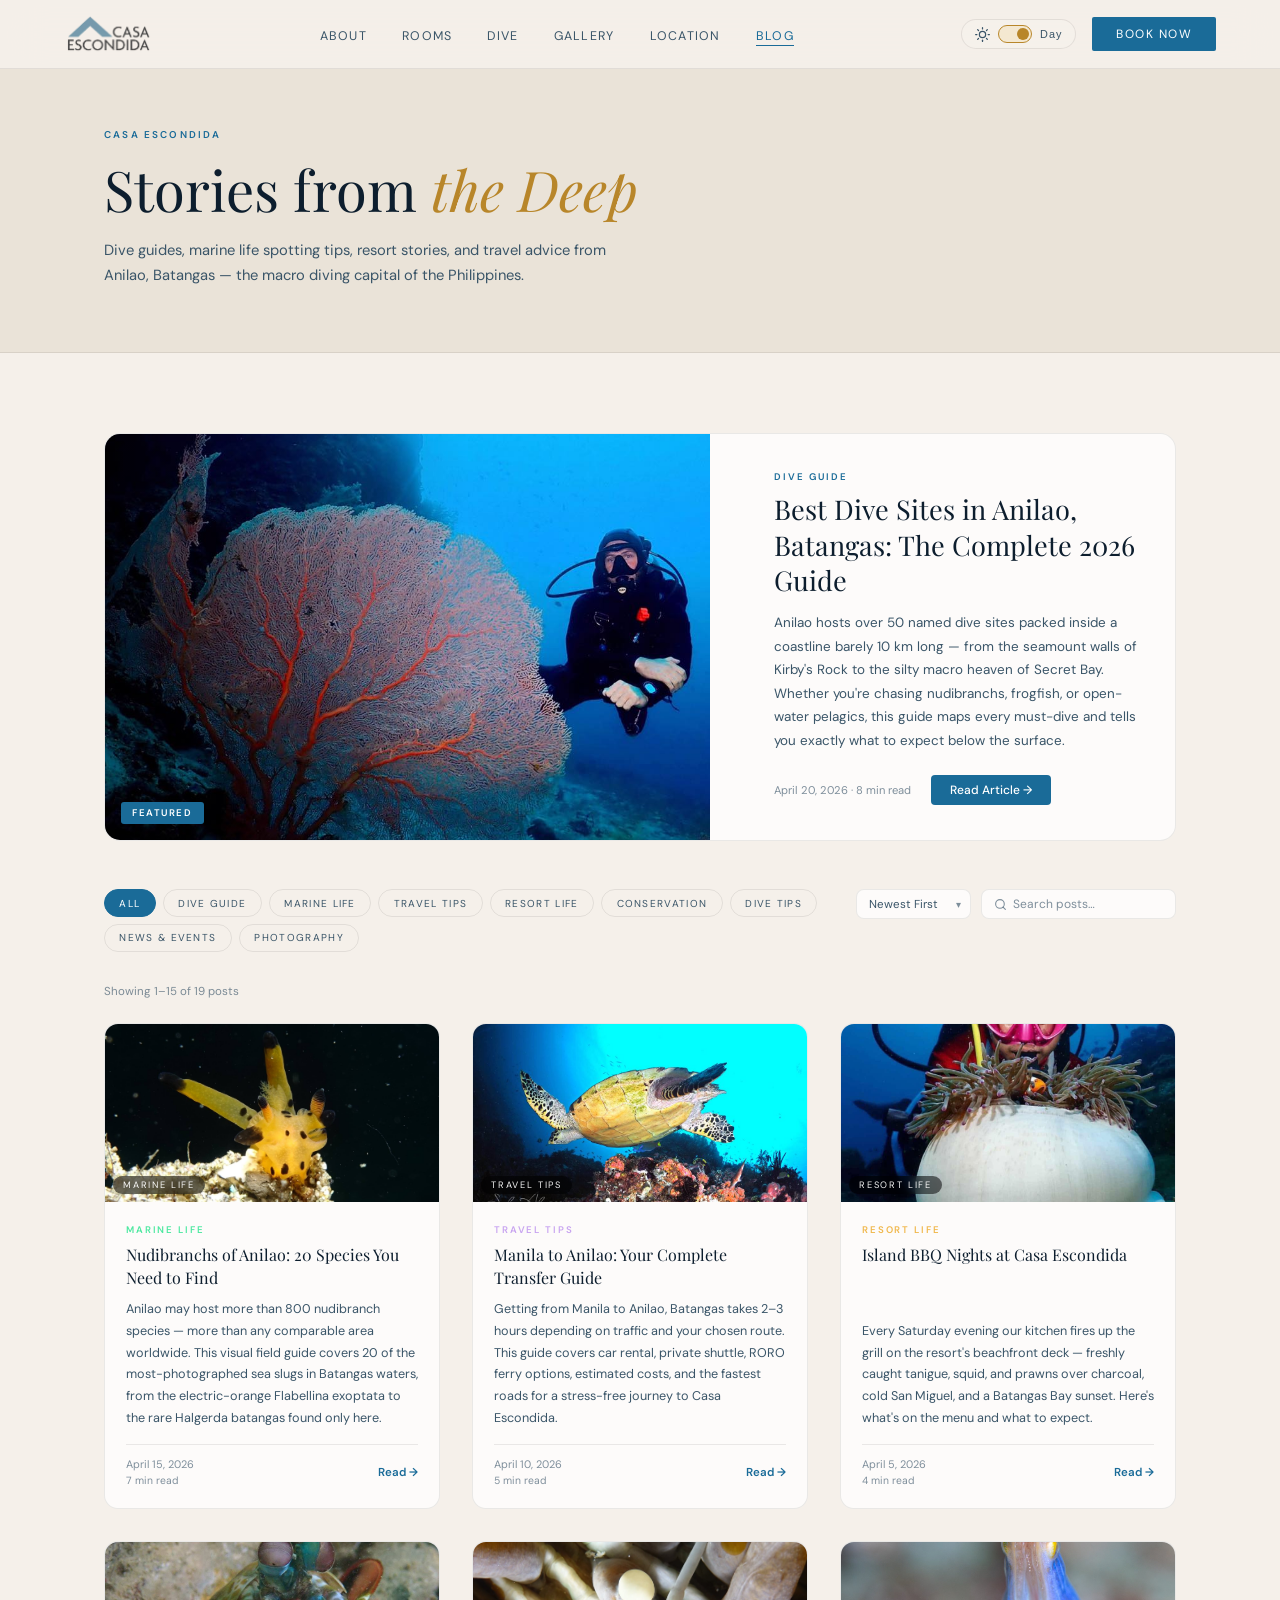
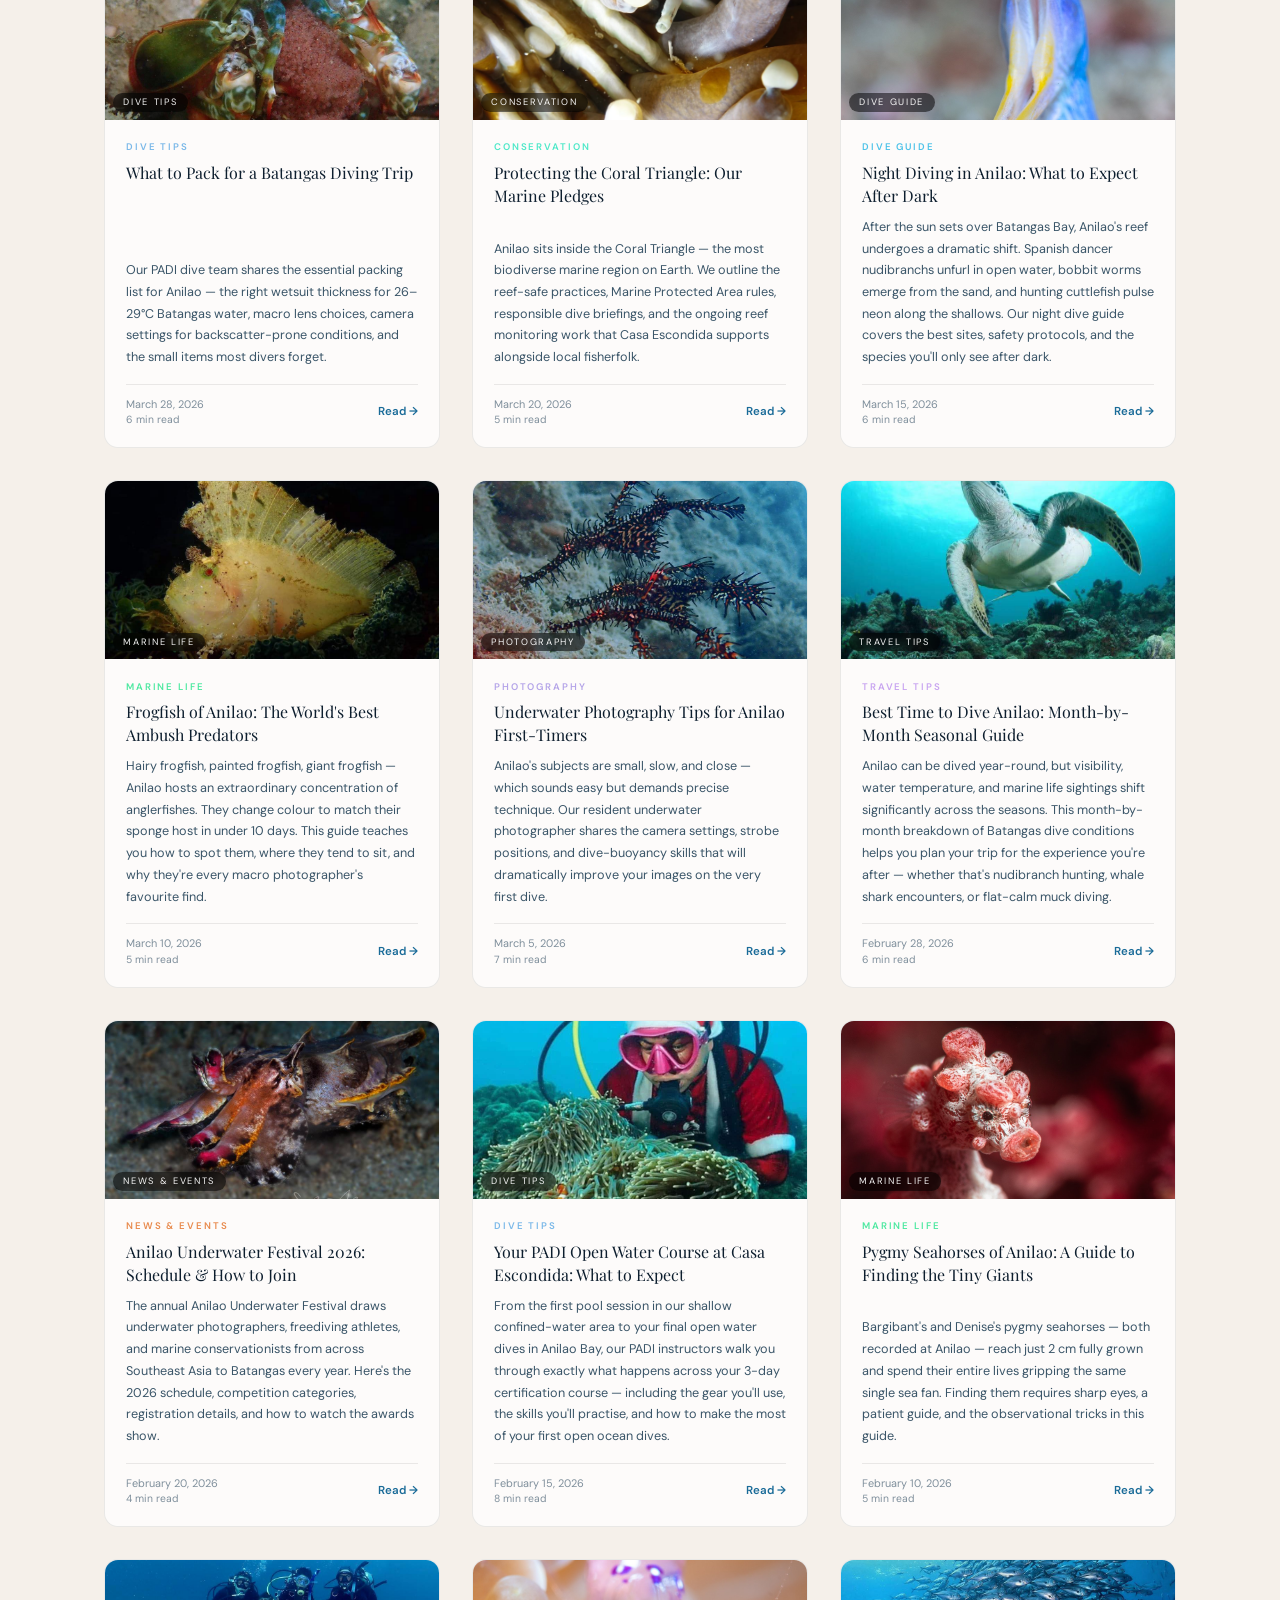
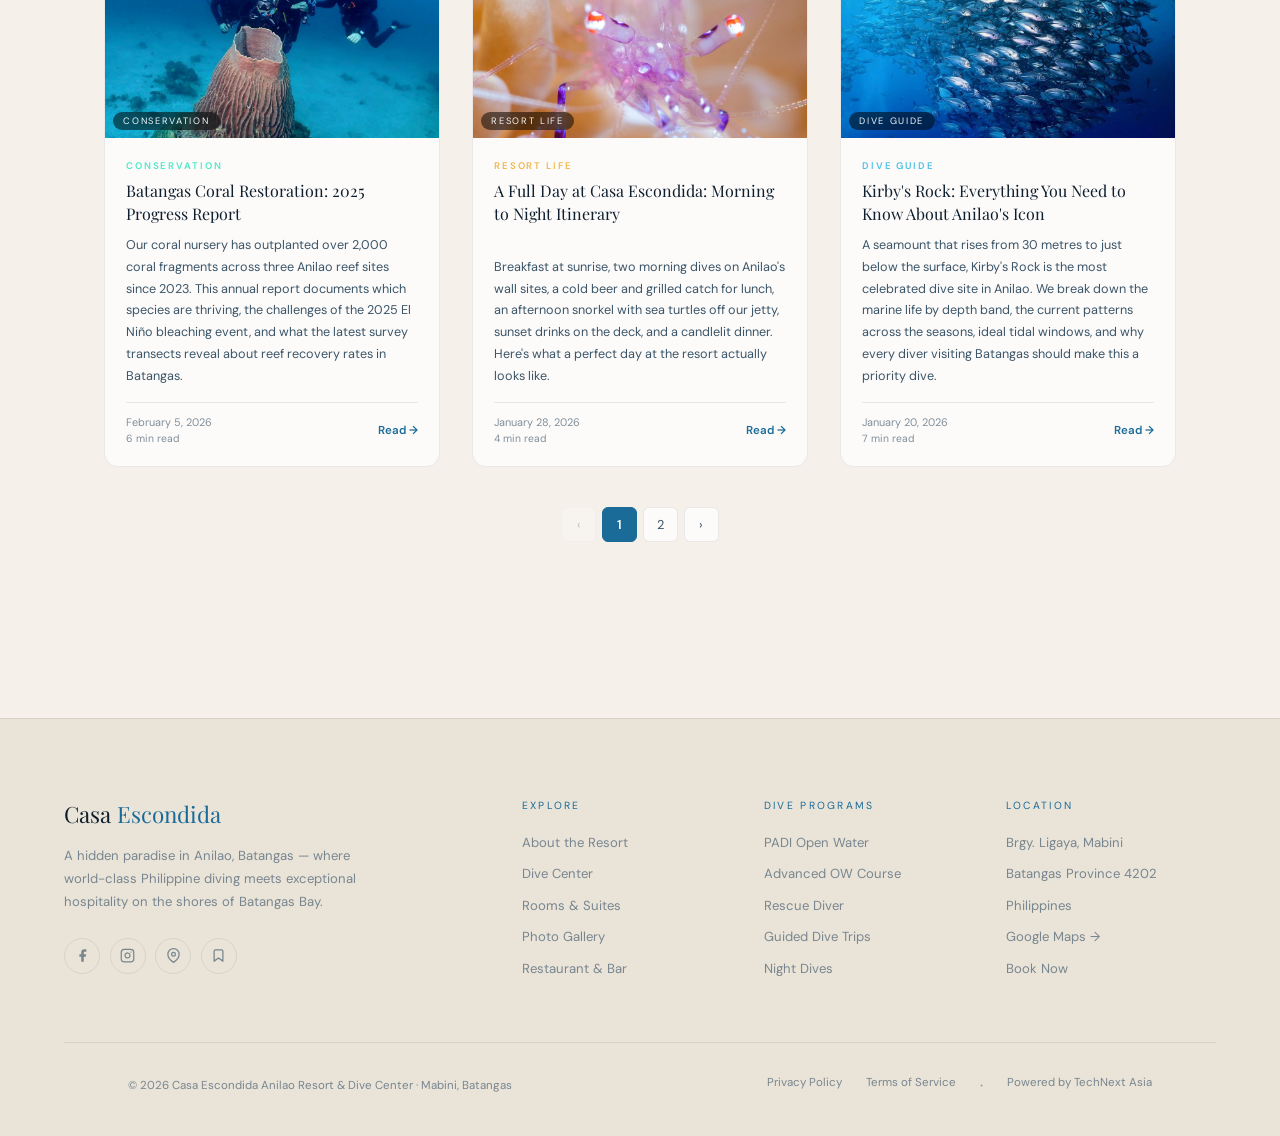
<file: blog.html>
﻿<!DOCTYPE html>
<html lang="en">
<head>
  <meta charset="UTF-8" />
  <link rel="stylesheet" href="style.css" />
  <script>(function(){var t=localStorage.getItem('ce-theme')||(matchMedia('(prefers-color-scheme:dark)').matches?'night':'day');document.documentElement.setAttribute('data-theme',t);})();</script>
  <meta name="viewport" content="width=device-width, initial-scale=1.0" />
  <title>Blog — Dive Guides, Marine Life & Travel Tips | Casa Escondida Anilao</title>
  <link rel="canonical" href="https://www.casaescondida-anilao.com/blog.html" />
  <link rel="icon" href="data:image/svg+xml,<svg xmlns='http://www.w3.org/2000/svg' viewBox='0 0 100 100'><text y='.9em' font-size='90'>🤿</text></svg>" />
  <meta name="description" content="Dive guides, marine life spotting tips, travel advice, and resort stories from Anilao, Batangas — the macro diving capital of the Philippines." />
  <meta name="keywords" content="Anilao diving, Batangas diving, dive guide Philippines, nudibranch Anilao, macro diving Philippines, Casa Escondida Anilao, dive resort Batangas, Mabini Batangas, PADI certification Philippines, underwater photography Anilao" />
  <meta property="og:type" content="website" />
  <meta property="og:title" content="Blog — Dive Guides, Marine Life &amp; Travel Tips | Casa Escondida Anilao" />
  <meta property="og:description" content="Dive guides, marine life spotting tips, travel advice, and resort stories from Anilao, Batangas — the macro diving capital of the Philippines." />
  <meta property="og:image" content="https://www.casaescondida-anilao.com/images/Nature%20Folder/sea%20fan%20coral.jpg" />
  <meta property="og:url" content="https://www.casaescondida-anilao.com/blog.html" />
  <meta property="og:site_name" content="Casa Escondida Anilao" />
  <meta name="twitter:card" content="summary_large_image" />
  <meta name="twitter:title" content="Blog — Casa Escondida Anilao" />
  <meta name="twitter:description" content="Dive guides, marine life tips, and travel advice from Anilao, Batangas." />
  <meta name="twitter:image" content="https://www.casaescondida-anilao.com/images/Nature%20Folder/sea%20fan%20coral.jpg" />
  <link rel="preconnect" href="https://fonts.googleapis.com" />
  <link rel="dns-prefetch" href="https://fonts.googleapis.com" />
  <link rel="dns-prefetch" href="https://fonts.gstatic.com" />
  <link rel="preconnect" href="https://fonts.gstatic.com" crossorigin />
  <link rel="preload" href="https://fonts.googleapis.com/css2?family=Playfair+Display:ital,wght@0,300;0,400;0,500;1,300;1,400&family=DM+Sans:wght@300;400;500&display=swap" as="style" onload="this.onload=null;this.rel='stylesheet'" />
  <noscript><link rel="stylesheet" href="https://fonts.googleapis.com/css2?family=Playfair+Display:ital,wght@0,300;0,400;0,500;1,300;1,400&family=DM+Sans:wght@300;400;500&display=swap" /></noscript>
  <style>
    /* ── BLOG GRID ── */
    .blog-grid{display:grid;grid-template-columns:repeat(3,1fr);gap:2rem;}
    @media(max-width:900px){.blog-grid{grid-template-columns:repeat(2,1fr);}}
    @media(max-width:580px){.blog-grid{grid-template-columns:1fr;}}
    .blog-card{background:var(--card);border:1px solid var(--border);border-radius:14px;overflow:hidden;transition:transform .3s,box-shadow .3s,border-color .3s;display:flex;flex-direction:column;}
    .blog-card:hover{transform:translateY(-5px);box-shadow:0 18px 48px rgba(0,0,0,.22);border-color:var(--border2);}
    .bc-thumb{height:178px;position:relative;overflow:hidden;flex-shrink:0;}
    .bc-thumb-tag{position:absolute;bottom:.5rem;left:.5rem;font-size:.58rem;letter-spacing:.18em;text-transform:uppercase;color:rgba(255,255,255,.95);background:rgba(0,0,0,.52);padding:.2rem .65rem;border-radius:20px;backdrop-filter:blur(6px);}
    .bc-body{padding:1.3rem;display:flex;flex-direction:column;flex:1;}
    .bc-cat{font-size:.6rem;letter-spacing:.2em;text-transform:uppercase;font-weight:600;margin-bottom:.45rem;}
    .bc-title{font-family:'Playfair Display',serif;font-size:1rem;font-weight:400;color:var(--text);margin-bottom:.55rem;line-height:1.45;flex:1;}
    .bc-excerpt{font-size:.79rem;color:var(--text2);line-height:1.72;margin-bottom:1rem;}
    .bc-foot{display:flex;justify-content:space-between;align-items:center;border-top:1px solid var(--border);padding-top:.75rem;margin-top:auto;}
    .bc-meta{display:flex;flex-direction:column;gap:.15rem;}
    .bc-date{font-size:.68rem;color:var(--text3);}
    .bc-read{font-size:.65rem;color:var(--text3);}
    .bc-more{font-size:.72rem;color:var(--accent);text-decoration:none;font-weight:600;transition:opacity .2s;white-space:nowrap;}
    .bc-more:hover{opacity:.7;}

    /* ── FILTER CONTROLS ── */
    .blog-controls{display:flex;flex-wrap:wrap;gap:1rem;align-items:flex-start;margin-bottom:2rem;}
    .blog-cats{display:flex;flex-wrap:wrap;gap:.45rem;flex:1;min-width:0;}
    .cat-btn{background:transparent;border:1px solid var(--border);color:var(--text2);padding:.4rem .9rem;border-radius:40px;font-size:.63rem;letter-spacing:.13em;text-transform:uppercase;cursor:pointer;transition:all .22s;font-family:inherit;white-space:nowrap;}
    .cat-btn:hover{border-color:var(--accent);color:var(--accent);}
    .cat-btn.active{background:var(--accent);border-color:var(--accent);color:#fff;}
    .blog-tools{display:flex;gap:.6rem;align-items:center;flex-shrink:0;}
    .sort-wrap{position:relative;}
    .sort-select{background:var(--card);border:1px solid var(--border);color:var(--text2);padding:.4rem 2rem .4rem .75rem;border-radius:8px;font-size:.72rem;font-family:inherit;cursor:pointer;-webkit-appearance:none;appearance:none;outline:none;transition:border-color .2s;}
    .sort-select:focus{border-color:var(--accent);}
    .sort-wrap::after{content:'▾';position:absolute;right:.6rem;top:50%;transform:translateY(-50%);font-size:.65rem;color:var(--text3);pointer-events:none;}
    .search-wrap{display:flex;align-items:center;gap:.4rem;background:var(--card);border:1px solid var(--border);border-radius:8px;padding:.38rem .75rem;transition:border-color .2s;}
    .search-wrap:focus-within{border-color:var(--accent);}
    .search-wrap svg{width:13px;height:13px;stroke:var(--text3);flex-shrink:0;}
    .search-input{background:none;border:none;outline:none;color:var(--text);font-size:.75rem;font-family:inherit;width:150px;}
    .search-input::placeholder{color:var(--text3);}
    @media(max-width:580px){.blog-tools{width:100%;}.search-input{width:100%;flex:1;}}
    .blog-meta-row{display:flex;justify-content:space-between;align-items:center;margin-bottom:1.5rem;}
    .blog-count{font-size:.72rem;color:var(--text3);}
    .blog-empty{grid-column:1/-1;text-align:center;padding:5rem 2rem;color:var(--text3);}
    .blog-empty-icon{font-size:2.8rem;margin-bottom:.8rem;}
    .blog-empty p{font-size:.88rem;}
    .blog-pagination{display:flex;align-items:center;justify-content:center;gap:.35rem;margin:2.5rem 0 5rem;flex-wrap:wrap;}
    .blog-pagination button{min-width:2.2rem;height:2.2rem;border:1px solid var(--border);background:var(--card);color:var(--text2);border-radius:6px;font-size:.8rem;cursor:pointer;transition:border-color .18s,color .18s,background .18s;padding:0 .55rem;font-family:inherit;}
    .blog-pagination button:hover:not(:disabled){border-color:var(--accent);color:var(--accent);}
    .blog-pagination button.pg-active{background:var(--accent);color:#fff;border-color:var(--accent);font-weight:600;}
    .blog-pagination button:disabled{opacity:.3;cursor:default;}

    /* ── CATEGORY ACCENT COLOURS ── */
    .bc-cat.dive-guide{color:#4dc2e8;}
    .bc-cat.marine-life{color:#4de8a0;}
    .bc-cat.travel-tips{color:#c8a4f0;}
    .bc-cat.resort-life{color:#f0b84d;}
    .bc-cat.conservation{color:#4de8c8;}
    .bc-cat.dive-tips{color:#7ab8e8;}
    .bc-cat.news{color:#e88a4d;}
    .bc-cat.photography{color:#b4a4e8;}

    /* ── FEATURED POST ── */
    .blog-featured{display:grid;grid-template-columns:1.4fr 1fr;gap:2rem;margin-bottom:3rem;background:var(--card);border:1px solid var(--border);border-radius:16px;overflow:hidden;transition:border-color .3s;}
    .blog-featured:hover{border-color:var(--border2);}
    .bf-thumb{min-height:300px;position:relative;}
    .bf-body{padding:2.2rem 2rem;display:flex;flex-direction:column;justify-content:center;}
    .bf-eyebrow{font-size:.6rem;letter-spacing:.2em;text-transform:uppercase;color:var(--accent);font-weight:600;margin-bottom:.6rem;}
    .bf-title{font-family:'Playfair Display',serif;font-size:clamp(1.3rem,2.2vw,1.7rem);font-weight:400;color:var(--text);line-height:1.3;margin-bottom:.8rem;}
    .bf-excerpt{font-size:.84rem;color:var(--text2);line-height:1.75;margin-bottom:1.4rem;}
    .bf-foot{display:flex;align-items:center;gap:1.2rem;}
    .bf-date{font-size:.7rem;color:var(--text3);}
    .bf-more{font-size:.75rem;color:#fff;background:var(--accent);padding:.45rem 1.2rem;border-radius:4px;text-decoration:none;font-weight:500;transition:background .25s;}
    .bf-more:hover{background:var(--accent-d);}
    @media(max-width:768px){.blog-featured{grid-template-columns:1fr;}.bf-thumb{min-height:200px;}.bf-body{padding:1.4rem 1.3rem;}}
  </style>
</head>
<body>
<div id="pg-bar"></div>
<div id="cur-dot"></div>
<div id="cur-ring"></div>

<div class="orb-layer" aria-hidden="true">
  <div class="orb orb-1"></div><div class="orb orb-2"></div>
  <div class="orb orb-3"></div><div class="orb orb-4"></div>
  <div class="orb orb-5"></div>
</div>

<!-- MOBILE NAV -->
<nav class="mobile-nav" id="mobileNav" aria-label="Mobile navigation" aria-hidden="true">
  <a href="index.html#about" class="mob-link">About</a>
  <div class="mobile-nav-divider"></div>
  <a href="rooms.html" class="mob-link">Rooms</a>
  <div class="mobile-nav-divider"></div>
  <a href="dive.html" class="mob-link">Dive</a>
  <div class="mobile-nav-divider"></div>
  <a href="gallery.html" class="mob-link">Gallery</a>
  <div class="mobile-nav-divider"></div>
  <a href="location.html" class="mob-link">Location</a>
  <div class="mobile-nav-divider"></div>
  <a href="blog.html" class="mob-link active">Blog</a>
  <a href="index.html#booking" class="mob-link mobile-nav-cta">Book Now</a>
</nav>

<!-- NAV -->
<nav id="nav">
  <a href="index.html" class="nav-logo" aria-label="Casa Escondida — Home">
    <img decoding="async" height="44" width="180" fetchpriority="high" class="nav-logo-img nav-logo-night" src="images/Logo/Untitled_design__3_-removebg-preview.png" alt="Casa Escondida" loading="eager" />
    <img decoding="async" height="44" width="180" fetchpriority="high" class="nav-logo-img nav-logo-day" src="images/Logo/Untitled_design__2_-removebg-preview.png" alt="Casa Escondida" loading="eager" />
  </a>
  <ul class="nav-links">
    <li><a href="index.html#about">About</a></li>
    <li><a href="rooms.html">Rooms</a></li>
    <li><a href="dive.html">Dive</a></li>
    <li><a href="gallery.html">Gallery</a></li>
    <li><a href="location.html">Location</a></li>
    <li><a href="blog.html" class="active">Blog</a></li>
  </ul>
  <div class="nav-right">
    <button class="theme-toggle" id="themeBtn" aria-label="Toggle theme">
      <span class="toggle-icon" id="themeIcon">
        <svg id="icon-moon" viewBox="0 0 24 24" fill="none" stroke="currentColor" stroke-width="2" stroke-linecap="round" stroke-linejoin="round" style="width:15px;height:15px;display:block"><path d="M21 12.79A9 9 0 1 1 11.21 3 7 7 0 0 0 21 12.79z"/></svg>
        <svg id="icon-sun" viewBox="0 0 24 24" fill="none" stroke="currentColor" stroke-width="2" stroke-linecap="round" stroke-linejoin="round" style="width:15px;height:15px;display:none"><circle cx="12" cy="12" r="5"/><line x1="12" y1="1" x2="12" y2="3"/><line x1="12" y1="21" x2="12" y2="23"/><line x1="1" y1="12" x2="3" y2="12"/><line x1="21" y1="12" x2="23" y2="12"/><line x1="4.22" y1="4.22" x2="5.64" y2="5.64"/><line x1="18.36" y1="18.36" x2="19.78" y2="19.78"/><line x1="4.22" y1="19.78" x2="5.64" y2="18.36"/><line x1="18.36" y1="5.64" x2="19.78" y2="4.22"/></svg>
      </span>
      <div class="toggle-track"><div class="toggle-thumb"></div></div>
      <span id="themeLabel" style="font-size:.68rem;letter-spacing:.1em">Night</span>
    </button>
    <a href="index.html#booking" class="btn-book">Book Now</a>
    <button class="nav-hamburger" id="navHamburger" aria-label="Open menu" aria-expanded="false" aria-controls="mobileNav">
      <span></span><span></span><span></span>
    </button>
  </div>
</nav>

<!-- HERO -->
<section class="pg-hero" style="padding:8rem 0 4rem;background:var(--bg2);border-bottom:1px solid var(--border);">
  <div class="c">
    <div class="eyebrow" style="margin-bottom:0.6rem;font-size:.62rem;letter-spacing:.22em;text-transform:uppercase;color:var(--accent);font-weight:600">Casa Escondida</div>
    <h1 style="font-family:'Playfair Display',serif;font-size:clamp(2.2rem,5vw,3.5rem);font-weight:300;color:var(--text)">Stories from <em style="font-style:italic;color:var(--gold)">the Deep</em></h1>
    <p style="color:var(--text2);margin-top:0.8rem;max-width:520px;font-size:.92rem;line-height:1.7">Dive guides, marine life spotting tips, resort stories, and travel advice from Anilao, Batangas — the macro diving capital of the Philippines.</p>
  </div>
</section>

<!-- BLOG SECTION -->
<section style="background:var(--bg);padding:5rem 0 6rem;">
  <div class="c">

    <!-- Featured Post -->
    <article class="blog-featured" id="featuredPost">
      <div class="bf-thumb">
        <img src="images/Nature%20Folder/sea%20fan%20coral.jpg" alt="Best Dive Sites in Anilao, Batangas" loading="eager" style="position:absolute;inset:0;width:100%;height:100%;object-fit:cover;">
        <div style="position:absolute;inset:0;background:linear-gradient(to right,rgba(0,0,0,.35) 0%,transparent 60%);"></div>
        <div style="position:absolute;bottom:1rem;left:1rem;background:var(--accent);color:#fff;font-size:.6rem;letter-spacing:.16em;text-transform:uppercase;padding:.3rem .7rem;border-radius:3px;font-weight:600">Featured</div>
      </div>
      <div class="bf-body">
        <div class="bf-eyebrow">Dive Guide</div>
        <h2 class="bf-title">Best Dive Sites in Anilao, Batangas: The Complete 2026 Guide</h2>
        <p class="bf-excerpt">Anilao hosts over 50 named dive sites packed inside a coastline barely 10 km long — from the seamount walls of Kirby's Rock to the silty macro heaven of Secret Bay. Whether you're chasing nudibranchs, frogfish, or open-water pelagics, this guide maps every must-dive and tells you exactly what to expect below the surface.</p>
        <div class="bf-foot">
          <span class="bf-date">April 20, 2026 · 8 min read</span>
          <a href="blog-post.html?id=1" class="bf-more">Read Article →</a>
        </div>
      </div>
    </article>

    <!-- Filter Controls -->
    <div class="blog-controls">
      <div class="blog-cats" id="blogCats" role="tablist" aria-label="Filter posts by category">
        <button class="cat-btn active" data-cat="all" role="tab" aria-selected="true">All</button>
        <button class="cat-btn" data-cat="dive-guide" role="tab" aria-selected="false">Dive Guide</button>
        <button class="cat-btn" data-cat="marine-life" role="tab" aria-selected="false">Marine Life</button>
        <button class="cat-btn" data-cat="travel-tips" role="tab" aria-selected="false">Travel Tips</button>
        <button class="cat-btn" data-cat="resort-life" role="tab" aria-selected="false">Resort Life</button>
        <button class="cat-btn" data-cat="conservation" role="tab" aria-selected="false">Conservation</button>
        <button class="cat-btn" data-cat="dive-tips" role="tab" aria-selected="false">Dive Tips</button>
        <button class="cat-btn" data-cat="news" role="tab" aria-selected="false">News &amp; Events</button>
        <button class="cat-btn" data-cat="photography" role="tab" aria-selected="false">Photography</button>
      </div>
      <div class="blog-tools">
        <div class="sort-wrap">
          <select class="sort-select" id="blogSort" aria-label="Sort posts">
            <option value="newest">Newest First</option>
            <option value="oldest">Oldest First</option>
            <option value="az">A – Z</option>
          </select>
        </div>
        <div class="search-wrap">
          <svg viewBox="0 0 24 24" fill="none" stroke-width="2" stroke-linecap="round" stroke-linejoin="round" aria-hidden="true"><circle cx="11" cy="11" r="8"/><line x1="21" y1="21" x2="16.65" y2="16.65"/></svg>
          <input class="search-input" id="blogSearch" type="search" placeholder="Search posts…" aria-label="Search posts" />
        </div>
      </div>
    </div>

    <div class="blog-meta-row">
      <p class="blog-count" id="blogCount">Showing 19 posts</p>
    </div>

    <div class="blog-grid" id="blogGrid" aria-live="polite"></div>
    <div class="blog-pagination" id="blogPagination"></div>

  </div>
</section>

<!-- FOOTER -->
<footer class="site-footer">
  <div class="c">
    <div class="foot-grid">
      <div>
        <a href="index.html" class="foot-logo">Casa <span>Escondida</span></a>
        <p class="foot-desc">A hidden paradise in Anilao, Batangas — where world-class Philippine diving meets exceptional hospitality on the shores of Batangas Bay.</p>
        <div class="foot-socials">
          <a href="https://web.facebook.com/CasaEscondidaAnilao/" target="_blank" rel="noopener noreferrer" class="soc" aria-label="Facebook">
            <svg class="fill-icon" viewBox="0 0 24 24" aria-hidden="true"><path d="M18 2h-3a5 5 0 0 0-5 5v3H7v4h3v8h4v-8h3l1-4h-4V7a1 1 0 0 1 1-1h3z"/></svg>
          </a>
          <a href="https://www.instagram.com/casaescondidaanilao/" target="_blank" rel="noopener noreferrer" class="soc" aria-label="Instagram">
            <svg viewBox="0 0 24 24" aria-hidden="true"><rect x="2" y="2" width="20" height="20" rx="5" ry="5"/><path d="M16 11.37A4 4 0 1 1 12.63 8 4 4 0 0 1 16 11.37z"/><line x1="17.5" y1="6.5" x2="17.51" y2="6.5"/></svg>
          </a>
          <a href="https://www.tripadvisor.com.ph/Hotel_Review-g1587920-d10086753-Reviews-Casa_Escondida_Anilao_Resort_Dive_Center-Mabini_Batangas_Province_Calabarzon_Region_.html" target="_blank" rel="noopener noreferrer" class="soc" aria-label="TripAdvisor">
            <svg viewBox="0 0 24 24" aria-hidden="true"><path d="M21 10c0 7-9 13-9 13s-9-6-9-13a9 9 0 0 1 18 0z"/><circle cx="12" cy="10" r="3"/></svg>
          </a>
          <a href="https://www.booking.com/hotel/ph/casa-escondida-anilao-resort-amp-dive-center.en-gb.html" target="_blank" rel="noopener noreferrer" class="soc" aria-label="Booking.com">
            <svg viewBox="0 0 24 24" aria-hidden="true"><path d="M19 21l-7-5-7 5V5a2 2 0 0 1 2-2h10a2 2 0 0 1 2 2z"/></svg>
          </a>
        </div>
      </div>
      <div class="foot-col-links">
        <div>
          <div class="foot-h">Explore</div>
          <ul class="foot-links">
            <li><a href="index.html#about">About the Resort</a></li>
            <li><a href="dive.html">Dive Center</a></li>
            <li><a href="rooms.html">Rooms &amp; Suites</a></li>
            <li><a href="gallery.html">Photo Gallery</a></li>
            <li><a href="index.html#dining">Restaurant &amp; Bar</a></li>
          </ul>
        </div>
        <div>
          <div class="foot-h">Dive Programs</div>
          <ul class="foot-links">
            <li><a href="dive.html#courses">PADI Open Water</a></li>
            <li><a href="dive.html#courses">Advanced OW Course</a></li>
            <li><a href="dive.html#courses">Rescue Diver</a></li>
            <li><a href="dive.html#packages">Guided Dive Trips</a></li>
            <li><a href="dive.html#packages">Night Dives</a></li>
          </ul>
        </div>
        <div>
          <div class="foot-h">Location</div>
          <ul class="foot-links">
            <li><a href="location.html">Brgy. Ligaya, Mabini</a></li>
            <li><a href="location.html">Batangas Province 4202</a></li>
            <li><a href="location.html">Philippines</a></li>
            <li><a href="https://www.google.com/maps/place/Casa+Escondida+Anilao+Resort+%26+Dive+Center/@13.7277078,120.884266,17z" target="_blank" rel="noopener noreferrer">Google Maps →</a></li>
            <li><a href="index.html#booking">Book Now</a></li>
          </ul>
        </div>
      </div>
    </div>
    <div class="foot-bottom">
      <div class="foot-copy">© 2026 Casa Escondida Anilao Resort &amp; Dive Center · Mabini, Batangas</div>
      <div class="foot-legal">
        <a href="privacy-policy.html">Privacy Policy</a>
        <a href="terms-of-service.html">Terms of Service</a>
        <span style="opacity:.4">·</span>
        <a href="https://technext.asia" target="_blank" rel="noopener noreferrer" class="foot-powered-link">Powered by <span class="tn-brand">TechNext Asia</span></a>
      </div>
    </div>
  </div>
</footer>

<script>
/* ── Theme Toggle ── */
const html = document.documentElement;
const syncThemeUI = () => {
  const n = html.getAttribute('data-theme') === 'night';
  document.getElementById('icon-moon').style.display = n ? 'block' : 'none';
  document.getElementById('icon-sun').style.display  = n ? 'none'  : 'block';
  document.getElementById('themeLabel').textContent = n ? 'Night' : 'Day';
};
syncThemeUI();
document.getElementById('themeBtn').addEventListener('click', () => {
  const next = html.getAttribute('data-theme') === 'night' ? 'day' : 'night';
  html.setAttribute('data-theme', next);
  localStorage.setItem('ce-theme', next);
  syncThemeUI();
});
matchMedia('(prefers-color-scheme:dark)').addEventListener('change', e => {
  if (!localStorage.getItem('ce-theme')) { html.setAttribute('data-theme', e.matches ? 'night' : 'day'); syncThemeUI(); }
});

/* ── Mobile Nav ── */
const hamburger = document.getElementById('navHamburger');
const mobileNav = document.getElementById('mobileNav');
hamburger.addEventListener('click', () => {
  const open = mobileNav.classList.toggle('open');
  mobileNav.style.display = open ? 'flex' : 'none';
  hamburger.setAttribute('aria-expanded', open);
});

/* ── Navbar scroll ── */
const nav = document.getElementById('nav');
window.addEventListener('scroll', () => {
  const m = window.innerWidth <= 768;
  nav.style.padding = window.scrollY > 40 ? (m ? '.5rem 1.5rem' : '.5rem 4rem') : (m ? '1rem 1.5rem' : '.75rem 4rem');
}, { passive: true });

/* ── Custom Cursor ── */
const dot = document.getElementById('cur-dot'), ring = document.getElementById('cur-ring');
if (dot && ring) {
  let rx = 0, ry = 0;
  document.addEventListener('mousemove', e => {
    dot.style.left = e.clientX + 'px'; dot.style.top = e.clientY + 'px';
    rx += (e.clientX - rx) * 0.12; ry += (e.clientY - ry) * 0.12;
    ring.style.left = rx + 'px'; ring.style.top = ry + 'px';
  });
  document.querySelectorAll('a,button,.blog-card').forEach(el => {
    el.addEventListener('mouseenter', () => document.body.classList.add('cur-hover'));
    el.addEventListener('mouseleave', () => document.body.classList.remove('cur-hover'));
  });
  document.addEventListener('mousedown', () => document.body.classList.add('cur-click'));
  document.addEventListener('mouseup', () => document.body.classList.remove('cur-click'));
}

/* ── Ripple & Cursor Trail ── */
(function(){
  const cvs = document.createElement('canvas');
  cvs.style.cssText = 'position:fixed;top:0;left:0;width:100%;height:100%;pointer-events:none;z-index:99998;mix-blend-mode:screen;';
  document.body.appendChild(cvs);
  const ctx = cvs.getContext('2d');
  let W, H;
  const resize = () => { W = cvs.width = window.innerWidth; H = cvs.height = window.innerHeight; };
  resize(); window.addEventListener('resize', resize);
  const ripples = [], particles = [];
  let mx = -999, my = -999;
  window.addEventListener('click', e => {
    const x = e.clientX, y = e.clientY;
    ripples.push({x,y,r:0,maxR:12,alpha:1,speed:7,type:'flash',delay:0});
    [{maxR:60,speed:3.2,alpha:.9,delay:0},{maxR:105,speed:5,alpha:.7,delay:4},{maxR:155,speed:7,alpha:.5,delay:9},{maxR:220,speed:9,alpha:.3,delay:15}]
      .forEach(cfg => ripples.push({x,y,r:0,type:'ring',...cfg}));
    for(let i=0;i<18;i++){const ang=(i/18)*Math.PI*2,spd=2+Math.random()*4;particles.push({x,y,vx:Math.cos(ang)*spd,vy:Math.sin(ang)*spd,r:2+Math.random()*2,life:1,decay:.022+Math.random()*.018,trail:false});}
    for(let i=0;i<8;i++) particles.push({x,y,vx:(Math.random()-.5)*2,vy:(Math.random()-.5)*2-1,r:1.5,life:1,decay:.05+Math.random()*.04,trail:false});
  });
  window.addEventListener('mousemove', e => {
    const dx=e.clientX-mx,dy=e.clientY-my;
    if(dx*dx+dy*dy>50){mx=e.clientX;my=e.clientY;for(let i=0;i<4;i++) particles.push({x:mx+(Math.random()-.5)*6,y:my+(Math.random()-.5)*6,vx:(Math.random()-.5)*.5,vy:(Math.random()-.5)*.5-.5,r:1+Math.random()*2.5,life:1,decay:.045+Math.random()*.03,trail:true});}
  });
  function loop(){
    ctx.clearRect(0,0,W,H);
    for(let i=ripples.length-1;i>=0;i--){const rp=ripples[i];if(rp.delay>0){rp.delay--;continue;}rp.r+=rp.speed;const prog=rp.r/rp.maxR;if(prog>=1){ripples.splice(i,1);continue;}if(rp.type==='flash'){const a=rp.alpha*(1-prog);const grd=ctx.createRadialGradient(rp.x,rp.y,0,rp.x,rp.y,rp.r);grd.addColorStop(0,`rgba(180,240,255,${a})`);grd.addColorStop(.5,`rgba(77,194,232,${a*.6})`);grd.addColorStop(1,'rgba(77,194,232,0)');ctx.beginPath();ctx.arc(rp.x,rp.y,rp.r,0,Math.PI*2);ctx.fillStyle=grd;ctx.fill();}else{const ease=1-prog*prog,a=rp.alpha*ease;ctx.beginPath();ctx.arc(rp.x,rp.y,rp.r,0,Math.PI*2);ctx.strokeStyle=`rgba(77,194,232,${a})`;ctx.lineWidth=Math.max(2.5*(1-prog*.7),.5);ctx.stroke();if(rp.r>20){ctx.beginPath();ctx.arc(rp.x,rp.y,rp.r*.65,0,Math.PI*2);ctx.strokeStyle=`rgba(140,220,248,${a*.35})`;ctx.lineWidth=1;ctx.stroke();}if(prog<.3){const grd=ctx.createRadialGradient(rp.x,rp.y,0,rp.x,rp.y,rp.r);grd.addColorStop(0,'rgba(77,194,232,0)');grd.addColorStop(.75,'rgba(77,194,232,0)');grd.addColorStop(1,`rgba(77,194,232,${a*.18})`);ctx.beginPath();ctx.arc(rp.x,rp.y,rp.r,0,Math.PI*2);ctx.fillStyle=grd;ctx.fill();}}}
    for(let i=particles.length-1;i>=0;i--){const p=particles[i];p.x+=p.vx;p.y+=p.vy;if(!p.trail)p.vy+=.06;p.life-=p.decay;if(p.life<=0){particles.splice(i,1);continue;}const a=p.life*(p.trail?.55:.85),r=Math.max(p.r*p.life,.3);const grd=ctx.createRadialGradient(p.x,p.y,0,p.x,p.y,r*2.5);grd.addColorStop(0,`rgba(190,245,255,${a})`);grd.addColorStop(.4,`rgba(77,194,232,${a*.7})`);grd.addColorStop(1,'rgba(77,194,232,0)');ctx.beginPath();ctx.arc(p.x,p.y,r*2.5,0,Math.PI*2);ctx.fillStyle=grd;ctx.fill();}
    requestAnimationFrame(loop);
  }
  loop();
})();
</script>

<script>
/* ════════════════════════════════════════
   BLOG DATA — 19 posts (post #1 is featured)
   ════════════════════════════════════════ */
const POSTS = [
  {
    id: 2,
    cat: 'marine-life',
    catLabel: 'Marine Life',
    title: 'Nudibranchs of Anilao: 20 Species You Need to Find',
    excerpt: 'Anilao may host more than 800 nudibranch species — more than any comparable area worldwide. This visual field guide covers 20 of the most-photographed sea slugs in Batangas waters, from the electric-orange Flabellina exoptata to the rare Halgerda batangas found only here.',
    date: '2026-04-15',
    dateLabel: 'April 15, 2026',
    read: '7 min read',
    bg: 'linear-gradient(135deg,#062918 0%,#0e5a2e 60%,#1a8040 100%)',
    icon: '🐚',
    img: 'images/Nature%20Folder/Pikachu%20nudibranch.jpg'
  },
  {
    id: 3,
    cat: 'travel-tips',
    catLabel: 'Travel Tips',
    title: 'Manila to Anilao: Your Complete Transfer Guide',
    excerpt: 'Getting from Manila to Anilao, Batangas takes 2–3 hours depending on traffic and your chosen route. This guide covers car rental, private shuttle, RORO ferry options, estimated costs, and the fastest roads for a stress-free journey to Casa Escondida.',
    date: '2026-04-10',
    dateLabel: 'April 10, 2026',
    read: '5 min read',
    bg: 'linear-gradient(135deg,#1a0835 0%,#3a1870 60%,#5a2a9a 100%)',
    icon: '🗺️',
    img: 'images/Nature%20Folder/Hawksbill%20sea%20turtle.jpg'
  },
  {
    id: 4,
    cat: 'resort-life',
    catLabel: 'Resort Life',
    title: 'Island BBQ Nights at Casa Escondida',
    excerpt: 'Every Saturday evening our kitchen fires up the grill on the resort\'s beachfront deck — freshly caught tanigue, squid, and prawns over charcoal, cold San Miguel, and a Batangas Bay sunset. Here\'s what\'s on the menu and what to expect.',
    date: '2026-04-05',
    dateLabel: 'April 5, 2026',
    read: '4 min read',
    bg: 'linear-gradient(135deg,#2a1405 0%,#6a3410 60%,#9a5020 100%)',
    icon: '🔥',
    img: 'images/Nature%20Folder/Pink%20Anemonefish%20Amphiprion.jpg'
  },
  {
    id: 5,
    cat: 'dive-tips',
    catLabel: 'Dive Tips',
    title: 'What to Pack for a Batangas Diving Trip',
    excerpt: 'Our PADI dive team shares the essential packing list for Anilao — the right wetsuit thickness for 26–29°C Batangas water, macro lens choices, camera settings for backscatter-prone conditions, and the small items most divers forget.',
    date: '2026-03-28',
    dateLabel: 'March 28, 2026',
    read: '6 min read',
    bg: 'linear-gradient(135deg,#0a1a30 0%,#1c3e68 60%,#2a5a8a 100%)',
    icon: '🎒',
    img: 'images/Nature%20Folder/Peacock%20mantis%20shrimp%20(Odontodactylus%20scyllarus).jpg'
  },
  {
    id: 6,
    cat: 'conservation',
    catLabel: 'Conservation',
    title: 'Protecting the Coral Triangle: Our Marine Pledges',
    excerpt: 'Anilao sits inside the Coral Triangle — the most biodiverse marine region on Earth. We outline the reef-safe practices, Marine Protected Area rules, responsible dive briefings, and the ongoing reef monitoring work that Casa Escondida supports alongside local fisherfolk.',
    date: '2026-03-20',
    dateLabel: 'March 20, 2026',
    read: '5 min read',
    bg: 'linear-gradient(135deg,#052828 0%,#0e5a5a 60%,#1a7878 100%)',
    icon: '🌊',
    img: 'images/Nature%20Folder/Mushroom%20coral.jpg'
  },
  {
    id: 7,
    cat: 'dive-guide',
    catLabel: 'Dive Guide',
    title: 'Night Diving in Anilao: What to Expect After Dark',
    excerpt: 'After the sun sets over Batangas Bay, Anilao\'s reef undergoes a dramatic shift. Spanish dancer nudibranchs unfurl in open water, bobbit worms emerge from the sand, and hunting cuttlefish pulse neon along the shallows. Our night dive guide covers the best sites, safety protocols, and the species you\'ll only see after dark.',
    date: '2026-03-15',
    dateLabel: 'March 15, 2026',
    read: '6 min read',
    bg: 'linear-gradient(135deg,#04080f 0%,#0a1e3a 60%,#102848 100%)',
    icon: '🌙',
    img: 'images/Nature%20Folder/Blue%20Ribbon%20Eel%20(Rhinomuraena%20quaesita).jpg'
  },
  {
    id: 8,
    cat: 'marine-life',
    catLabel: 'Marine Life',
    title: 'Frogfish of Anilao: The World\'s Best Ambush Predators',
    excerpt: 'Hairy frogfish, painted frogfish, giant frogfish — Anilao hosts an extraordinary concentration of anglerfishes. They change colour to match their sponge host in under 10 days. This guide teaches you how to spot them, where they tend to sit, and why they\'re every macro photographer\'s favourite find.',
    date: '2026-03-10',
    dateLabel: 'March 10, 2026',
    read: '5 min read',
    bg: 'linear-gradient(135deg,#062918 0%,#0e4a28 60%,#1a6030 100%)',
    icon: '🐡',
    img: 'images/Nature%20Folder/Scorpionfish%20(Taenianotus%20triacanthus).jpg'
  },
  {
    id: 9,
    cat: 'photography',
    catLabel: 'Photography',
    title: 'Underwater Photography Tips for Anilao First-Timers',
    excerpt: 'Anilao\'s subjects are small, slow, and close — which sounds easy but demands precise technique. Our resident underwater photographer shares the camera settings, strobe positions, and dive-buoyancy skills that will dramatically improve your images on the very first dive.',
    date: '2026-03-05',
    dateLabel: 'March 5, 2026',
    read: '7 min read',
    bg: 'linear-gradient(135deg,#080820 0%,#1c1c4a 60%,#2a2a64 100%)',
    icon: '📸',
    img: 'images/Nature%20Folder/Ornate%20Ghost%20Pipefish%20(Solenostomus%20paradoxus).jpg'
  },
  {
    id: 10,
    cat: 'travel-tips',
    catLabel: 'Travel Tips',
    title: 'Best Time to Dive Anilao: Month-by-Month Seasonal Guide',
    excerpt: 'Anilao can be dived year-round, but visibility, water temperature, and marine life sightings shift significantly across the seasons. This month-by-month breakdown of Batangas dive conditions helps you plan your trip for the experience you\'re after — whether that\'s nudibranch hunting, whale shark encounters, or flat-calm muck diving.',
    date: '2026-02-28',
    dateLabel: 'February 28, 2026',
    read: '6 min read',
    bg: 'linear-gradient(135deg,#1a0835 0%,#2e1458 60%,#44207a 100%)',
    icon: '📅',
    img: 'images/Nature%20Folder/sea%20turtle.jpg'
  },
  {
    id: 11,
    cat: 'news',
    catLabel: 'News & Events',
    title: 'Anilao Underwater Festival 2026: Schedule & How to Join',
    excerpt: 'The annual Anilao Underwater Festival draws underwater photographers, freediving athletes, and marine conservationists from across Southeast Asia to Batangas every year. Here\'s the 2026 schedule, competition categories, registration details, and how to watch the awards show.',
    date: '2026-02-20',
    dateLabel: 'February 20, 2026',
    read: '4 min read',
    bg: 'linear-gradient(135deg,#280a0a 0%,#5a1c1c 60%,#7a2a2a 100%)',
    icon: '🏆',
    img: 'images/Nature%20Folder/Flamboyant%20Cuttlefish%20(Metasepia%20pfefferi).jpg'
  },
  {
    id: 12,
    cat: 'dive-tips',
    catLabel: 'Dive Tips',
    title: 'Your PADI Open Water Course at Casa Escondida: What to Expect',
    excerpt: 'From the first pool session in our shallow confined-water area to your final open water dives in Anilao Bay, our PADI instructors walk you through exactly what happens across your 3-day certification course — including the gear you\'ll use, the skills you\'ll practise, and how to make the most of your first open ocean dives.',
    date: '2026-02-15',
    dateLabel: 'February 15, 2026',
    read: '8 min read',
    bg: 'linear-gradient(135deg,#0a1a30 0%,#1a3858 60%,#285278 100%)',
    icon: '🎓',
    img: 'images/Nature%20Folder/Sea%20Anemone%20Coral%20Reef.jpg'
  },
  {
    id: 13,
    cat: 'marine-life',
    catLabel: 'Marine Life',
    title: 'Pygmy Seahorses of Anilao: A Guide to Finding the Tiny Giants',
    excerpt: 'Bargibant\'s and Denise\'s pygmy seahorses — both recorded at Anilao — reach just 2 cm fully grown and spend their entire lives gripping the same single sea fan. Finding them requires sharp eyes, a patient guide, and the observational tricks in this guide.',
    date: '2026-02-10',
    dateLabel: 'February 10, 2026',
    read: '5 min read',
    bg: 'linear-gradient(135deg,#062918 0%,#0e6040 60%,#1a7a50 100%)',
    icon: '🐴',
    img: "images/Nature%20Folder/Bargibant's%20pygmy%20seahorse%20(Hippocampus%20bargibanti).jpg"
  },
  {
    id: 14,
    cat: 'conservation',
    catLabel: 'Conservation',
    title: 'Batangas Coral Restoration: 2025 Progress Report',
    excerpt: 'Our coral nursery has outplanted over 2,000 coral fragments across three Anilao reef sites since 2023. This annual report documents which species are thriving, the challenges of the 2025 El Niño bleaching event, and what the latest survey transects reveal about reef recovery rates in Batangas.',
    date: '2026-02-05',
    dateLabel: 'February 5, 2026',
    read: '6 min read',
    bg: 'linear-gradient(135deg,#052828 0%,#0a4a4a 60%,#186868 100%)',
    icon: '🪸',
    img: 'images/Nature%20Folder/giant%20barrel%20sponge%20(Xestospongia%20testudinaria).jpg'
  },
  {
    id: 15,
    cat: 'resort-life',
    catLabel: 'Resort Life',
    title: 'A Full Day at Casa Escondida: Morning to Night Itinerary',
    excerpt: 'Breakfast at sunrise, two morning dives on Anilao\'s wall sites, a cold beer and grilled catch for lunch, an afternoon snorkel with sea turtles off our jetty, sunset drinks on the deck, and a candlelit dinner. Here\'s what a perfect day at the resort actually looks like.',
    date: '2026-01-28',
    dateLabel: 'January 28, 2026',
    read: '4 min read',
    bg: 'linear-gradient(135deg,#2a1405 0%,#5a2e10 60%,#824020 100%)',
    icon: '🌅',
    img: 'images/Nature%20Folder/Sarasvati%20anemone%20shrimp%20(Ancylomenes%20sarasvati).jpg'
  },
  {
    id: 16,
    cat: 'dive-guide',
    catLabel: 'Dive Guide',
    title: 'Kirby\'s Rock: Everything You Need to Know About Anilao\'s Icon',
    excerpt: 'A seamount that rises from 30 metres to just below the surface, Kirby\'s Rock is the most celebrated dive site in Anilao. We break down the marine life by depth band, the current patterns across the seasons, ideal tidal windows, and why every diver visiting Batangas should make this a priority dive.',
    date: '2026-01-20',
    dateLabel: 'January 20, 2026',
    read: '7 min read',
    bg: 'linear-gradient(135deg,#061a2e 0%,#0c3660 60%,#165090 100%)',
    icon: '⚓',
    img: 'images/Nature%20Folder/bigeye%20trevally%20(Caranx%20sexfasciatus).jpg'
  },
  {
    id: 17,
    cat: 'photography',
    catLabel: 'Photography',
    title: 'Best Camera Settings for Macro Photography in Philippine Waters',
    excerpt: 'Anilao\'s subjects — 2mm juvenile fish, pygmy seahorses, hairy frogfish — demand specific macro technique. Our photography guide covers aperture, shutter speed, ISO choices, and strobe-to-subject positioning for the particulate-heavy conditions common at Batangas dive sites.',
    date: '2026-01-15',
    dateLabel: 'January 15, 2026',
    read: '8 min read',
    bg: 'linear-gradient(135deg,#080820 0%,#181848 60%,#262660 100%)',
    icon: '🔭',
    img: 'images/Nature%20Folder/Mimic%20octopus%20(Thaumoctopus%20mimicus).jpg'
  },
  {
    id: 18,
    cat: 'travel-tips',
    catLabel: 'Travel Tips',
    title: 'Anilao on a Budget: How Much Does a Dive Trip Actually Cost?',
    excerpt: 'Accommodation, dive packages, meals, nitrox fills, and transport from Manila — we break down the realistic cost of a 3-night Anilao dive holiday at three price points, from budget guesthouse to full-service dive resort. Numbers are updated for 2026.',
    date: '2026-01-10',
    dateLabel: 'January 10, 2026',
    read: '5 min read',
    bg: 'linear-gradient(135deg,#1a0835 0%,#322060 60%,#4a2e80 100%)',
    icon: '💰',
    img: 'images/Nature%20Folder/Harlequin%20shrimp%20(Hymenocera%20picta).jpg'
  },
  {
    id: 19,
    cat: 'marine-life',
    catLabel: 'Marine Life',
    title: 'Whale Shark Season Near Batangas: When and Where to Look',
    excerpt: 'Whale sharks are periodically recorded at dive sites across the Batangas–Quezon corridor. This guide covers seasonal sighting patterns, the dive sites where encounters are most commonly reported, responsible interaction guidelines, and how to maximise your chance of a sighting while protecting the animals.',
    date: '2026-01-05',
    dateLabel: 'January 5, 2026',
    read: '6 min read',
    bg: 'linear-gradient(135deg,#062918 0%,#0c4a38 60%,#186050 100%)',
    icon: '🦈',
    img: 'images/Nature%20Folder/sea%20turtle%20(2).jpg'
  },
  {
    id: 20,
    cat: 'news',
    catLabel: 'News & Events',
    title: 'Casa Escondida\'s New Dive Deck and Equipment Fleet — Open for 2026',
    excerpt: 'Our newly expanded dive deck accommodates 40 divers simultaneously with dedicated gear stations, a camera rinse and charging area, and direct water entry via three steel ladders. The equipment fleet now includes 15 new aluminium tanks, 8 Scubapro BCD sets, and a freshwater camera rinse station.',
    date: '2025-12-28',
    dateLabel: 'December 28, 2025',
    read: '3 min read',
    bg: 'linear-gradient(135deg,#280a0a 0%,#4a1818 60%,#6a2020 100%)',
    icon: '🏗️',
    img: 'images/Nature%20Folder/Wunderpus%20octopus%20(Wunderpus%20photogenicus).jpg'
  }
];

/* ── Category accent colours map ── */
const CAT_COLOURS = {
  'dive-guide':  '#4dc2e8',
  'marine-life': '#4de8a0',
  'travel-tips': '#c8a4f0',
  'resort-life': '#f0b84d',
  'conservation':'#4de8c8',
  'dive-tips':   '#7ab8e8',
  'news':        '#e88a4d',
  'photography': '#b4a4e8'
};

/* ── State ── */
const PER_PAGE = 15;
let activeCat = 'all';
let activeSort = 'newest';
let searchQ = '';
let currentPage = 1;

/* ── Render ── */
function renderPosts() {
  const grid = document.getElementById('blogGrid');
  const countEl = document.getElementById('blogCount');
  const pagEl = document.getElementById('blogPagination');

  let list = POSTS.slice();

  if (activeCat !== 'all') list = list.filter(p => p.cat === activeCat);
  if (searchQ) {
    const q = searchQ.toLowerCase();
    list = list.filter(p => p.title.toLowerCase().includes(q) || p.excerpt.toLowerCase().includes(q));
  }
  if (activeSort === 'newest') list.sort((a,b) => b.date.localeCompare(a.date));
  else if (activeSort === 'oldest') list.sort((a,b) => a.date.localeCompare(b.date));
  else if (activeSort === 'az') list.sort((a,b) => a.title.localeCompare(b.title));

  const total = list.length;
  const totalPages = Math.max(1, Math.ceil(total / PER_PAGE));
  if (currentPage > totalPages) currentPage = totalPages;
  const start = (currentPage - 1) * PER_PAGE;
  const pageList = list.slice(start, start + PER_PAGE);

  if (!total) {
    countEl.textContent = 'No posts found';
    grid.innerHTML = '<div class="blog-empty"><div class="blog-empty-icon">🔍</div><p>No posts match your search. Try a different keyword or category.</p></div>';
    pagEl.innerHTML = '';
    return;
  }

  countEl.textContent = `Showing ${start + 1}–${Math.min(start + PER_PAGE, total)} of ${total} post${total !== 1 ? 's' : ''}`;

  grid.innerHTML = pageList.map(p => {
    const colour = CAT_COLOURS[p.cat] || '#4dc2e8';
    return `<article class="blog-card">
  <div class="bc-thumb">
    <img src="${p.img}" alt="${p.title}" loading="lazy" style="position:absolute;inset:0;width:100%;height:100%;object-fit:cover;">
    <div class="bc-thumb-tag">${p.catLabel}</div>
  </div>
  <div class="bc-body">
    <span class="bc-cat ${p.cat}" style="color:${colour}">${p.catLabel}</span>
    <h3 class="bc-title"><a href="blog-post.html?id=${p.id}" style="color:inherit;text-decoration:none;">${p.title}</a></h3>
    <p class="bc-excerpt">${p.excerpt}</p>
    <div class="bc-foot">
      <div class="bc-meta">
        <span class="bc-date">${p.dateLabel}</span>
        <span class="bc-read">${p.read}</span>
      </div>
      <a href="blog-post.html?id=${p.id}" class="bc-more">Read →</a>
    </div>
  </div>
</article>`;
  }).join('');

  /* Pagination controls */
  if (totalPages <= 1) { pagEl.innerHTML = ''; return; }
  let ph = `<button data-page="${currentPage - 1}" ${currentPage === 1 ? 'disabled' : ''} aria-label="Previous">‹</button>`;
  for (let i = 1; i <= totalPages; i++) {
    ph += `<button data-page="${i}" class="${i === currentPage ? 'pg-active' : ''}" ${i === currentPage ? 'aria-current="page"' : ''}>${i}</button>`;
  }
  ph += `<button data-page="${currentPage + 1}" ${currentPage === totalPages ? 'disabled' : ''} aria-label="Next">›</button>`;
  pagEl.innerHTML = ph;
}

/* ── Pagination click ── */
document.getElementById('blogPagination').addEventListener('click', e => {
  const btn = e.target.closest('button');
  if (!btn || btn.disabled) return;
  currentPage = parseInt(btn.dataset.page, 10);
  renderPosts();
  document.getElementById('blogGrid').scrollIntoView({behavior:'smooth', block:'start'});
});

/* ── Category filter ── */
document.getElementById('blogCats').addEventListener('click', e => {
  const btn = e.target.closest('.cat-btn');
  if (!btn) return;
  document.querySelectorAll('.cat-btn').forEach(b => { b.classList.remove('active'); b.setAttribute('aria-selected','false'); });
  btn.classList.add('active');
  btn.setAttribute('aria-selected','true');
  activeCat = btn.dataset.cat;
  currentPage = 1;
  renderPosts();
});

/* ── Sort ── */
document.getElementById('blogSort').addEventListener('change', e => {
  activeSort = e.target.value;
  currentPage = 1;
  renderPosts();
});

/* ── Search ── */
let searchTimer;
document.getElementById('blogSearch').addEventListener('input', e => {
  clearTimeout(searchTimer);
  searchTimer = setTimeout(() => { searchQ = e.target.value.trim(); currentPage = 1; renderPosts(); }, 220);
});

/* ── Init ── */
renderPosts();
</script>

<script>
(function(){
  var bar = document.getElementById('pg-bar');
  if (!bar) return;
  document.querySelectorAll('a[href]').forEach(function(a){
    var h = a.getAttribute('href') || '';
    if (!h.startsWith('#') && !h.startsWith('http') && !h.startsWith('mailto:') && !a.target && !a.classList.contains('nav-logo')){
      a.addEventListener('click', function(){ bar.style.width='70%'; bar.style.opacity='1'; });
    }
  });
  window.addEventListener('pageshow', function(){ bar.classList.add('done'); });
})();
</script>


</body>
</html>
</file>
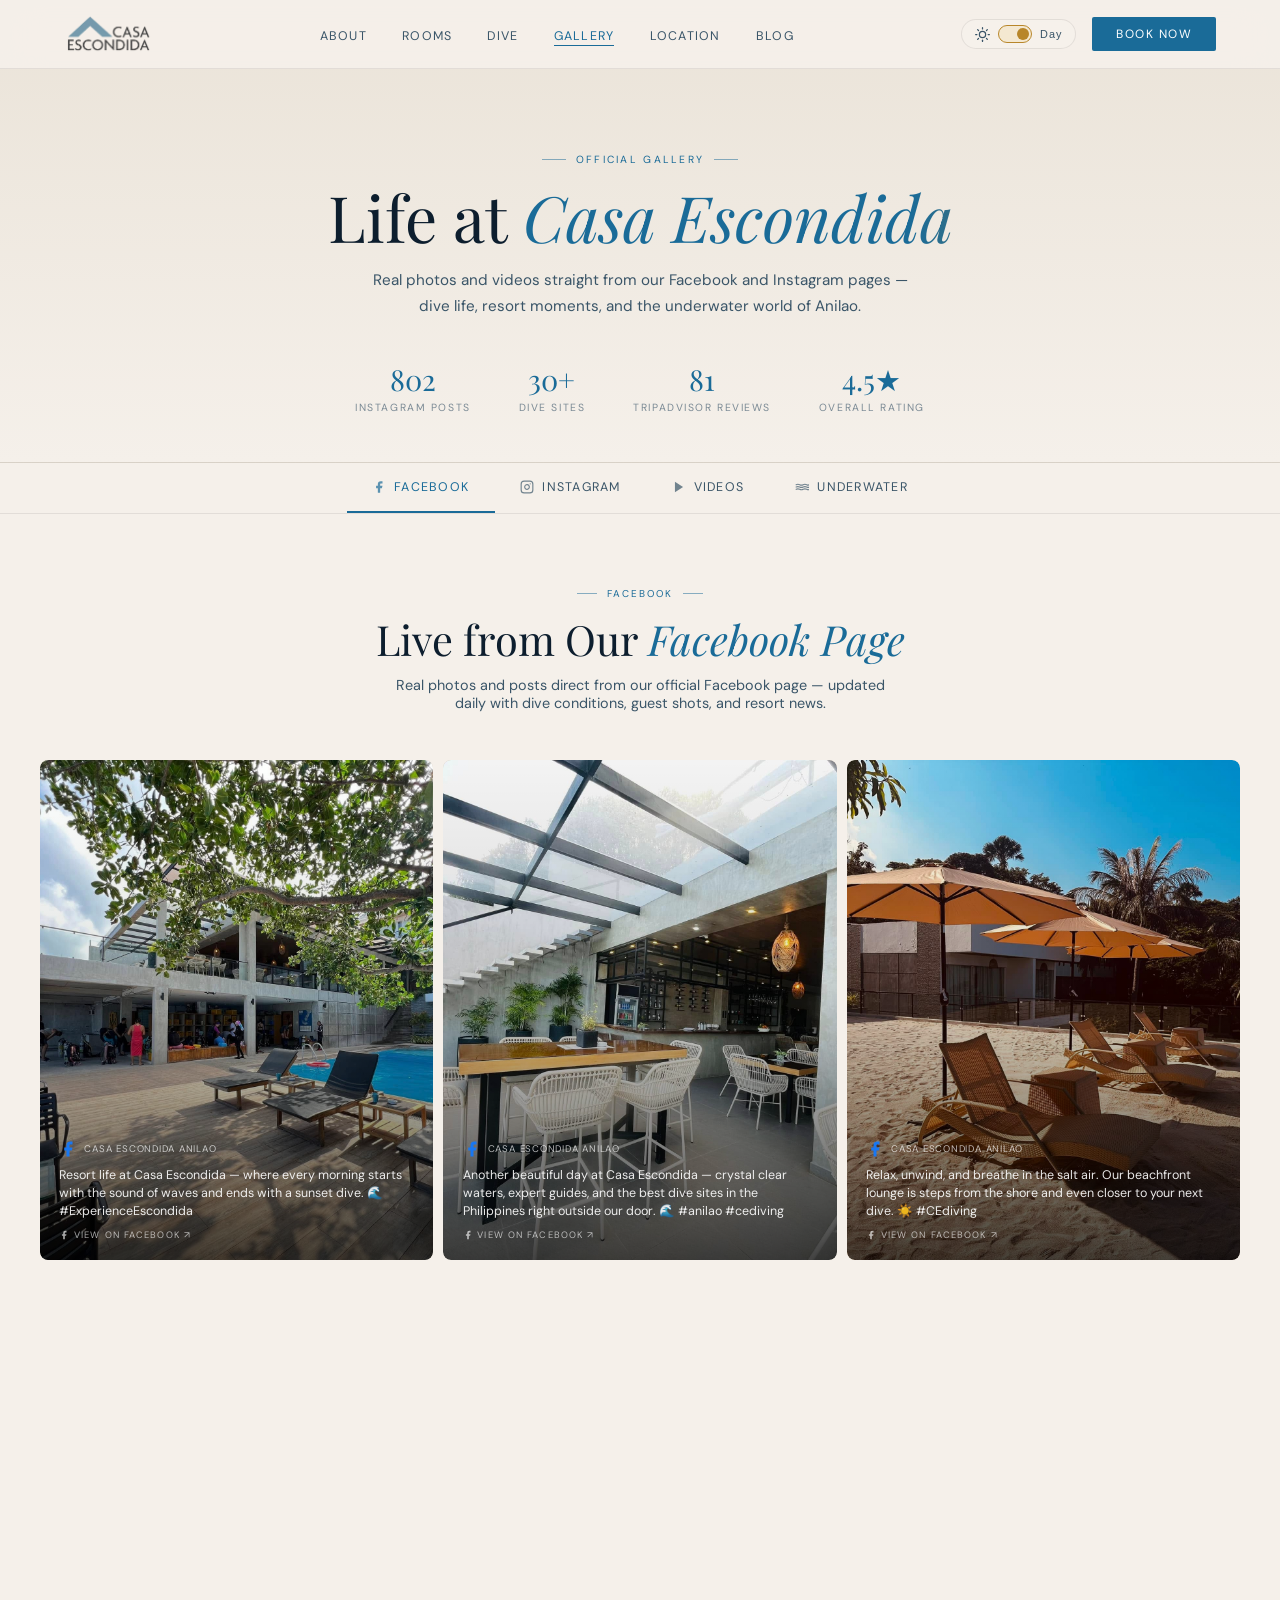
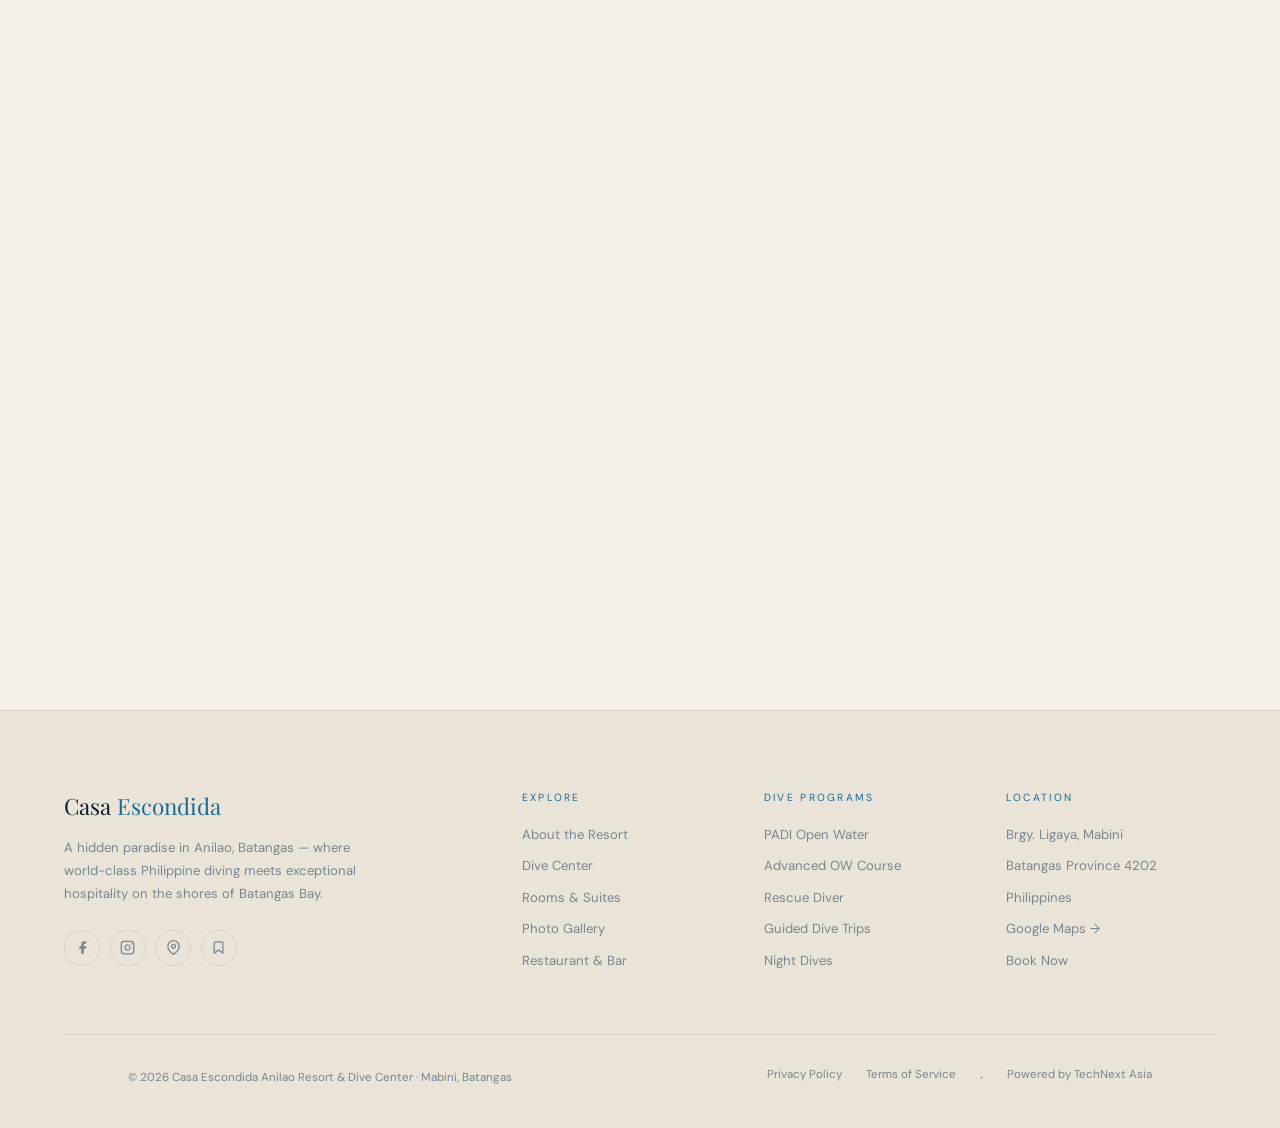
<file: gallery.html>
﻿<!DOCTYPE html>
<html lang="en">
<head>
  <link rel="preload" as="image" href="images/background/594413266_1405022098297117_5892045775093709556_n.jpg" />

  <meta charset="UTF-8" />
  <link rel="stylesheet" href="style.css" />
  <script>(function(){var t=localStorage.getItem('ce-theme')||(matchMedia('(prefers-color-scheme:dark)').matches?'night':'day');document.documentElement.setAttribute('data-theme',t);})();</script>
  <meta name="viewport" content="width=device-width, initial-scale=1.0" />
  <title>Gallery — Casa Escondida Anilao Resort & Dive Center</title>
  <link rel="canonical" href="https://www.casaescondida-anilao.com/gallery.html" />
  <link rel="icon" href="data:image/svg+xml,<svg xmlns='http://www.w3.org/2000/svg' viewBox='0 0 100 100'><text y='.9em' font-size='90'>🤿</text></svg>" />
  <meta name="description" content="Photo & video gallery of Casa Escondida Anilao — live from Facebook and Instagram, featuring real guest shots, diving, resort life and Batangas Bay." />
  <meta name="keywords" content="Casa Escondida photos, Anilao underwater photography, Batangas diving gallery, marine life photos Philippines, resort photos Anilao, Batangas Bay views" />
  <meta property="og:type" content="website" />
  <meta property="og:title" content="Gallery — Casa Escondida Anilao Resort &amp; Dive Center" />
  <meta property="og:description" content="Photo and video gallery of Casa Escondida Anilao — real guest shots, underwater marine life, resort life, and Batangas Bay views." />
  <meta property="og:image" content="https://www.casaescondida-anilao.com/images/Nature%20Folder/sea%20fan%20coral.jpg" />
  <meta property="og:url" content="https://www.casaescondida-anilao.com/gallery.html" />
  <meta property="og:site_name" content="Casa Escondida Anilao" />
  <meta name="twitter:card" content="summary_large_image" />
  <meta name="twitter:title" content="Gallery — Casa Escondida Anilao" />
  <meta name="twitter:description" content="Underwater photography, resort life, and marine life from Anilao, the macro diving capital of the Philippines." />
  <meta name="twitter:image" content="https://www.casaescondida-anilao.com/images/Nature%20Folder/sea%20fan%20coral.jpg" />
  <link rel="preconnect" href="https://fonts.googleapis.com" />
  <link rel="dns-prefetch" href="https://fonts.googleapis.com" />
  <link rel="dns-prefetch" href="https://fonts.gstatic.com" />
  <link rel="dns-prefetch" href="https://www.facebook.com" />
  <link rel="dns-prefetch" href="https://connect.facebook.net" />
  <link rel="dns-prefetch" href="https://www.instagram.com" />
  <link rel="dns-prefetch" href="https://www.tripadvisor.com.ph" />
  <link rel="dns-prefetch" href="https://www.booking.com" />
  <link rel="dns-prefetch" href="https://maps.google.com" />
  <link rel="dns-prefetch" href="https://img.youtube.com" />
  <link rel="preconnect" href="https://fonts.gstatic.com" crossorigin />
  <link rel="preload" href="https://fonts.googleapis.com/css2?family=Playfair+Display:ital,wght@0,300;0,400;0,500;1,300;1,400&family=DM+Sans:wght@300;400;500&display=swap" as="style" onload="this.onload=null;this.rel='stylesheet'" />
  <noscript><link rel="stylesheet" href="https://fonts.googleapis.com/css2?family=Playfair+Display:ital,wght@0,300;0,400;0,500;1,300;1,400&family=DM+Sans:wght@300;400;500&display=swap" /></noscript>
  <style>
/* ── HERO ── */
    .g-hero{padding:9rem 4rem 3rem;text-align:center;background:linear-gradient(180deg,var(--bg2) 0%,var(--bg) 100%);border-bottom:1px solid var(--border);}
    .g-eyebrow{display:inline-flex;align-items:center;gap:.6rem;font-size:.65rem;letter-spacing:.22em;text-transform:uppercase;color:var(--accent);margin-bottom:1rem;}
    .g-eyebrow::before,.g-eyebrow::after{content:'';width:24px;height:1px;background:var(--accent);opacity:.5;}
    .g-h1{font-family:'Playfair Display',serif;font-size:clamp(2.4rem,5vw,4rem);font-weight:400;line-height:1.1;margin-bottom:1rem;}
    .g-h1 em{font-style:italic;background:linear-gradient(90deg,var(--accent) 30%,var(--gold) 55%,var(--accent) 70%);background-size:300% auto;-webkit-background-clip:text;background-clip:text;-webkit-text-fill-color:transparent;animation:glint 4s ease-in-out infinite;}
    @keyframes glint{0%,90%,100%{background-position:200% center;}40%{background-position:-100% center;}}
    .g-sub{color:var(--text2);font-size:.95rem;max-width:560px;margin:0 auto 2rem;line-height:1.7;}
    .g-stats{display:flex;justify-content:center;gap:3rem;margin-top:2.5rem;flex-wrap:wrap;}
    .g-stat{text-align:center;}
    .g-stat-n{font-family:'Playfair Display',serif;font-size:1.8rem;font-weight:300;color:var(--accent);}
    .g-stat-l{font-size:.65rem;letter-spacing:.15em;text-transform:uppercase;color:var(--text3);margin-top:.2rem;}

    /* ── TAB NAV ── */
    .tab-bar{position:sticky;top:65px;z-index:100;background:var(--bg);border-bottom:1px solid var(--border);padding:0 4rem;display:flex;align-items:stretch;justify-content:center;gap:0;overflow-x:auto;transition:background .5s;}
    .tab-btn{padding:1rem 1.6rem;border:none;border-bottom:2px solid transparent;background:none;color:var(--text2);font-size:.78rem;letter-spacing:.1em;text-transform:uppercase;cursor:pointer;transition:all .3s;white-space:nowrap;font-family:'DM Sans',sans-serif;display:flex;align-items:center;gap:.5rem;}
    .tab-btn svg{width:14px;height:14px;opacity:.7;}
    .tab-btn:hover{color:var(--accent);}
    .tab-btn.active{color:var(--accent);border-bottom-color:var(--accent);}
    @media(max-width:768px){
      .tab-bar{
        padding:0 !important;
        overflow-x:hidden !important;
        justify-content:stretch !important;
      }
      .tab-btn{
        flex:1 1 0 !important;
        flex-direction:column !important;
        align-items:center !important;
        justify-content:center !important;
        padding:0.55rem 0.2rem !important;
        font-size:0.55rem !important;
        letter-spacing:0.05em !important;
        gap:0.25rem !important;
        white-space:normal !important;
        text-align:center !important;
        min-width:0 !important;
        line-height:1.2 !important;
      }
      .tab-btn svg{
        width:17px !important;
        height:17px !important;
        opacity:1 !important;
        flex-shrink:0 !important;
      }
    }

    /* ── SECTION COMMON ── */
    .sec-wrap{max-width:1300px;margin:0 auto;padding:4rem 2.5rem 5rem;}
    @media(max-width:768px){.sec-wrap{padding:3rem 1rem 4rem;}}
    .sec-header{text-align:center;margin-bottom:3rem;}
    .sec-eyebrow{display:inline-flex;align-items:center;gap:.6rem;font-size:.62rem;letter-spacing:.2em;text-transform:uppercase;color:var(--accent);margin-bottom:.7rem;}
    .sec-eyebrow::before,.sec-eyebrow::after{content:'';width:20px;height:1px;background:var(--accent);opacity:.5;}
    .sec-h2{font-family:'Playfair Display',serif;font-size:clamp(1.8rem,3.5vw,2.6rem);font-weight:400;margin-bottom:.6rem;}
    .sec-h2 em{font-style:italic;color:var(--accent);}
    .sec-sub{color:var(--text2);font-size:.9rem;max-width:500px;margin:0 auto;}

    /* ── TAB PANELS ── */
    .tab-panel{display:none;}
    .tab-panel.active{display:block;}

    /* ── UNDERWATER WORLD SECTION ── */
    .uw-section{background:var(--bg);}
    .uw-filters{display:flex;flex-wrap:wrap;justify-content:center;gap:.55rem;margin-top:2.2rem;margin-bottom:2.2rem;}
    .uw-filter{background:transparent;border:1px solid var(--border);color:var(--text2);padding:.55rem 1.1rem;border-radius:40px;font-size:.68rem;letter-spacing:.15em;text-transform:uppercase;font-weight:500;cursor:pointer;transition:all .3s;font-family:inherit;}
    .uw-filter:hover{border-color:var(--accent);color:var(--accent);}
    .uw-filter.active{background:var(--accent);border-color:var(--accent);color:#04080f;}
    .uw-count{text-align:center;font-size:.62rem;letter-spacing:.22em;text-transform:uppercase;color:var(--text3);margin-bottom:1.5rem;}
    .uw-count strong{color:var(--accent);font-weight:600;}
    .uw-grid{display:grid;grid-template-columns:repeat(4,1fr);gap:1.2rem;}
    @media(max-width:900px){.uw-grid{grid-template-columns:repeat(3,1fr);}}
    @media(max-width:640px){.uw-grid{grid-template-columns:repeat(2,1fr);gap:.7rem;}}
    .uw-card{position:relative;aspect-ratio:1;overflow:hidden;border-radius:6px;cursor:pointer;border:1px solid var(--border);background:var(--bg2);transition:transform .5s ease,border-color .3s,box-shadow .4s;}
    .uw-card:hover{transform:translateY(-4px);border-color:var(--accent);box-shadow:0 14px 40px -14px rgba(77,194,232,.35);}
    .uw-card-imgwrap{position:relative;width:100%;height:100%;}
    .uw-card-imgwrap img{position:absolute;inset:0;width:100%;height:100%;object-fit:cover;transition:transform .6s ease,filter .4s,opacity .7s ease;opacity:0;}
    /* Show only when BOTH active (carousel) AND fully loaded (onload) */
    .uw-card-imgwrap img.active.img-loaded{opacity:1;}
    .uw-card:hover .uw-card-imgwrap img.active{transform:scale(1.08);filter:brightness(.6);}
    .uw-card-label{position:absolute;left:0;right:0;bottom:0;padding:1rem .9rem .85rem;background:linear-gradient(to top,rgba(4,8,15,.92) 0%,rgba(4,8,15,.5) 60%,transparent 100%);color:#fff;pointer-events:none;z-index:2;}
    .uw-card-name{font-family:'Playfair Display',serif;font-size:.98rem;font-weight:500;line-height:1.15;letter-spacing:.01em;margin-bottom:.2rem;}
    .uw-card-sci{font-size:.62rem;letter-spacing:.08em;font-style:italic;color:rgba(255,255,255,.7);}
    .uw-card-cat{position:absolute;top:.7rem;left:.7rem;background:rgba(4,8,15,.8);backdrop-filter:blur(6px);color:rgba(255,255,255,.85);padding:.22rem .55rem;border-radius:40px;font-size:.55rem;letter-spacing:.14em;text-transform:uppercase;font-weight:500;z-index:2;}
    .uw-card-rarity{position:absolute;top:.7rem;right:.7rem;background:rgba(4,8,15,.8);backdrop-filter:blur(6px);border:1px solid rgba(77,194,232,.35);color:var(--accent);padding:.22rem .55rem;border-radius:40px;font-size:.55rem;letter-spacing:.14em;text-transform:uppercase;font-weight:600;z-index:2;}
    .uw-card-rarity.rare{border-color:rgba(232,197,106,.55);color:var(--gold);}
    .uw-card-rarity.common{border-color:rgba(255,255,255,.2);color:rgba(255,255,255,.8);}
    .uw-card-multi{position:absolute;bottom:.7rem;right:.7rem;display:flex;align-items:center;gap:.3rem;background:rgba(4,8,15,.85);backdrop-filter:blur(6px);padding:.28rem .55rem;border-radius:40px;font-size:.55rem;letter-spacing:.08em;color:rgba(255,255,255,.9);font-weight:600;z-index:2;}
    .uw-card-multi svg{width:11px;height:11px;}

    /* UW modal */
    .uw-modal{position:fixed;inset:0;background:rgba(4,8,15,.9);backdrop-filter:blur(14px);display:none;align-items:center;justify-content:center;z-index:9999;padding:1.5rem;opacity:0;transition:opacity .3s ease;}
    .uw-modal.open{display:flex;opacity:1;}
    .uw-modal-inner{background:var(--bg);border:1px solid var(--border);border-radius:10px;max-width:1020px;width:100%;max-height:92vh;overflow:hidden;display:grid;grid-template-columns:1.15fr 1fr;transform:translateY(14px);transition:transform .45s cubic-bezier(.2,.8,.2,1);}
    .uw-modal.open .uw-modal-inner{transform:translateY(0);}
    @media(max-width:860px){.uw-modal-inner{grid-template-columns:1fr;max-height:94vh;overflow-y:auto;}}
    .uw-modal-photo{position:relative;background:#04080f;min-height:360px;overflow:hidden;}
    .uw-modal-photo img{position:absolute;inset:0;width:100%;height:100%;object-fit:cover;opacity:0;transition:opacity .7s ease;}
    .uw-modal-photo img.active.img-loaded{opacity:1;}
    @media(max-width:860px){.uw-modal-photo{aspect-ratio:4/3;min-height:0;}}
    .uw-modal-dots{position:absolute;left:0;right:0;bottom:1rem;display:flex;justify-content:center;gap:.45rem;z-index:3;}
    .uw-modal-dot{width:8px;height:8px;border-radius:50%;background:rgba(255,255,255,.35);border:none;padding:0;cursor:pointer;transition:all .3s;}
    .uw-modal-dot.active{background:var(--accent);width:24px;border-radius:4px;}
    .uw-modal-counter{position:absolute;top:1rem;left:1rem;background:rgba(4,8,15,.8);backdrop-filter:blur(6px);color:#fff;padding:.3rem .65rem;border-radius:40px;font-size:.6rem;letter-spacing:.12em;font-weight:600;z-index:3;}
    .uw-modal-nav{position:absolute;top:50%;transform:translateY(-50%);width:40px;height:40px;display:flex;align-items:center;justify-content:center;background:rgba(4,8,15,.65);backdrop-filter:blur(6px);border:1px solid rgba(255,255,255,.12);border-radius:50%;color:#fff;cursor:pointer;transition:all .25s;z-index:3;}
    .uw-modal-nav:hover{background:var(--accent);color:#04080f;border-color:var(--accent);}
    .uw-modal-prev{left:1rem;}
    .uw-modal-next{right:1rem;}
    .uw-modal-body{padding:2.3rem 2rem;overflow-y:auto;max-height:92vh;}
    @media(max-width:860px){.uw-modal-body{padding:1.7rem 1.4rem;max-height:none;}}
    .uw-modal-cat{font-size:.63rem;letter-spacing:.22em;text-transform:uppercase;color:var(--accent);font-weight:600;margin-bottom:.7rem;}
    .uw-modal-name{font-family:'Playfair Display',serif;font-size:2rem;font-weight:400;line-height:1.1;color:var(--text);margin-bottom:.35rem;}
    .uw-modal-sci{font-size:.8rem;font-style:italic;color:var(--text3);margin-bottom:1.4rem;}
    .uw-modal-desc{font-size:.9rem;line-height:1.75;color:var(--text2);margin-bottom:1.6rem;}
    .uw-modal-specs{display:grid;grid-template-columns:1fr 1fr;gap:.95rem 1.4rem;padding-top:1.3rem;border-top:1px solid var(--border);}
    .uw-spec{display:flex;flex-direction:column;gap:.25rem;}
    .uw-spec-lbl{font-size:.58rem;letter-spacing:.18em;text-transform:uppercase;color:var(--text3);font-weight:600;}
    .uw-spec-val{font-size:.82rem;color:var(--text);font-weight:500;}
    .uw-modal-close{position:absolute;top:1rem;right:1rem;width:38px;height:38px;display:flex;align-items:center;justify-content:center;background:rgba(4,8,15,.8);backdrop-filter:blur(8px);border:1px solid var(--border);border-radius:50%;color:#fff;cursor:pointer;font-size:1.3rem;line-height:1;transition:all .25s;z-index:4;}
    .uw-modal-close:hover{background:var(--accent);color:#04080f;border-color:var(--accent);transform:rotate(90deg);}

    /* ── FACEBOOK SECTION ── */
    .fb-section{background:var(--bg);}
    .fb-posts-grid{columns:3 280px;column-gap:10px;margin-bottom:2.5rem;}
    @media(max-width:900px){.fb-posts-grid{columns:2;}}
    @media(max-width:560px){.fb-posts-grid{columns:1;}}
    .fb-post-frame{break-inside:avoid;margin-bottom:10px;border-radius:8px;overflow:hidden;background:var(--bg3);position:relative;}
    .fb-post-frame iframe{display:block;border:none;width:100%;height:500px;}
    .fb-overlay{position:absolute;inset:0;display:flex;align-items:flex-end;justify-content:flex-end;padding:.7rem;background:linear-gradient(to top,rgba(0,0,0,.55) 0%,transparent 45%);text-decoration:none;opacity:0;transition:opacity .3s;}
    .fb-post-frame:hover .fb-overlay{opacity:1;}
    .fb-overlay-label{color:#fff;font-size:.6rem;letter-spacing:.1em;text-transform:uppercase;display:flex;align-items:center;gap:.35rem;}
    /* Local photo card replacement for unavailable FB posts */
    .fb-photo-card{display:block;position:relative;height:500px;overflow:hidden;text-decoration:none;border-radius:8px;}
    .fb-photo-card img{width:100%;height:100%;object-fit:cover;transition:transform .7s ease,filter .5s;}
    .fb-photo-card:hover img{transform:scale(1.05);filter:brightness(.85);}
    .fb-photo-card-overlay{position:absolute;inset:0;background:linear-gradient(to top,rgba(0,0,0,.72) 0%,rgba(0,0,0,.1) 55%,transparent 100%);display:flex;flex-direction:column;justify-content:flex-end;padding:1.2rem;}
    .fb-photo-card-brand{display:flex;align-items:center;gap:.45rem;margin-bottom:.5rem;}
    .fb-photo-card-brand svg{width:18px;height:18px;fill:#1877f2;}
    .fb-photo-card-brand span{font-size:.6rem;color:rgba(255,255,255,.7);letter-spacing:.08em;text-transform:uppercase;}
    .fb-photo-card-caption{font-size:.78rem;color:#fff;line-height:1.45;margin-bottom:.55rem;opacity:.9;}
    .fb-photo-card-cta{font-size:.58rem;color:rgba(255,255,255,.65);letter-spacing:.12em;text-transform:uppercase;display:flex;align-items:center;gap:.3rem;transition:color .2s;}
    .fb-photo-card:hover .fb-photo-card-cta{color:#4dc2e8;}

    /* ── INSTAGRAM SECTION ── */
    .ig-section{background:var(--bg2);border-top:1px solid var(--border);}
    .ig-posts-grid{columns:4 220px;column-gap:6px;margin-bottom:2.5rem;}
    @media(max-width:900px){.ig-posts-grid{columns:3;}}
    @media(max-width:560px){.ig-posts-grid{columns:2;}}
    /* image-only frame: clips instagram header/footer chrome; JS sizes height to image area */
    .ig-frame{break-inside:avoid;margin-bottom:6px;position:relative;overflow:hidden;border-radius:6px;background:var(--bg3);height:280px;}
    .ig-frame .instagram-media{margin:0!important;min-width:0!important;max-width:100%!important;width:100%!important;border-radius:0!important;box-shadow:none!important;}
    .ig-frame iframe{position:relative!important;top:-54px!important;width:100%!important;min-width:0!important;pointer-events:none;display:block;}
    .ig-overlay{position:absolute;inset:0;display:flex;align-items:flex-end;justify-content:flex-end;padding:.7rem;background:linear-gradient(to top,rgba(0,0,0,.55) 0%,transparent 45%);text-decoration:none;opacity:0;transition:opacity .3s;}
    .ig-frame:hover .ig-overlay{opacity:1;}
    .ig-overlay-label{color:#fff;font-size:.6rem;letter-spacing:.1em;text-transform:uppercase;display:flex;align-items:center;gap:.35rem;}
    .ig-cta-row{text-align:center;padding-top:1.5rem;}
    .ig-cta-row p{color:var(--text2);font-size:.9rem;margin-bottom:1.2rem;}
    .ig-cta-btn{display:inline-flex;align-items:center;gap:.6rem;border:1px solid var(--border2);padding:.7rem 2rem;border-radius:2px;text-decoration:none;color:var(--text);font-size:.8rem;letter-spacing:.08em;text-transform:uppercase;transition:all .3s;}
    .ig-cta-btn:hover{border-color:var(--accent);color:var(--accent);transform:translateY(-2px);}

    /* ── VIDEO SECTION ── */
    .video-section{background:var(--bg);}
    .video-grid{display:grid;grid-template-columns:repeat(3,1fr);gap:1.5rem;}
    @media(max-width:1024px){.video-grid{grid-template-columns:repeat(2,1fr);}}
    @media(max-width:600px){.video-grid{grid-template-columns:1fr;}}
    .video-card{background:var(--card);border:1px solid var(--border);border-radius:6px;overflow:hidden;transition:transform .3s,box-shadow .3s;}
    .video-card:hover{transform:translateY(-4px);box-shadow:0 12px 40px rgba(0,0,0,.3);}
    .video-embed{position:relative;padding-bottom:56.25%;height:0;overflow:hidden;}
    .video-embed iframe{position:absolute;inset:0;width:100%;height:100%;border:0;}
    .yt-thumb-link{display:block;position:relative;padding-bottom:56.25%;height:0;overflow:hidden;text-decoration:none;}
    .yt-thumb-link img{position:absolute;inset:0;width:100%;height:100%;object-fit:cover;transition:transform .4s;}
    .yt-thumb-link:hover img{transform:scale(1.04);}
    .yt-thumb-play{position:absolute;inset:0;display:flex;align-items:center;justify-content:center;}
    .yt-thumb-play-circle{width:64px;height:64px;border-radius:50%;background:rgba(0,0,0,.65);backdrop-filter:blur(4px);border:2px solid rgba(255,255,255,.35);display:flex;align-items:center;justify-content:center;transition:background .3s,transform .3s;}
    .yt-thumb-link:hover .yt-thumb-play-circle{background:#e84d4d;border-color:#e84d4d;transform:scale(1.1);}
    .yt-thumb-play-circle svg{width:22px;height:22px;fill:#fff;margin-left:4px;}
    .yt-open-label{position:absolute;bottom:.6rem;right:.7rem;background:rgba(0,0,0,.7);color:#fff;font-size:.6rem;letter-spacing:.1em;padding:.2rem .5rem;border-radius:2px;text-transform:uppercase;}
    .video-meta{padding:1rem 1.2rem 1.2rem;}
    .video-badge{display:inline-flex;align-items:center;gap:.35rem;font-size:.58rem;letter-spacing:.12em;text-transform:uppercase;padding:.2rem .6rem;border-radius:2px;margin-bottom:.5rem;}
    .video-badge.yt{background:rgba(232,77,77,.15);color:#e84d4d;}
    .video-badge.fb{background:rgba(24,119,242,.15);color:#5b9bd5;}
    .video-badge svg{width:10px;height:10px;}
    .video-title{font-size:.85rem;font-weight:500;line-height:1.4;color:var(--text);margin-bottom:.25rem;}
    .video-source{font-size:.72rem;color:var(--text3);}

    /* ── SOCIAL CTA ── */
    .g-cta{text-align:center;padding:5rem 2rem;border-top:1px solid var(--border);background:var(--bg2);}
    .g-cta h2{font-family:'Playfair Display',serif;font-size:2rem;font-weight:400;margin-bottom:.8rem;}
    .g-cta p{color:var(--text2);margin-bottom:2rem;font-size:.9rem;}
    .cta-socials{display:flex;justify-content:center;gap:1rem;flex-wrap:wrap;}
    .cta-soc{display:flex;align-items:center;gap:.6rem;padding:.7rem 1.6rem;border-radius:2px;border:1px solid var(--border);text-decoration:none;color:var(--text2);font-size:.78rem;letter-spacing:.08em;transition:all .3s;}
    .cta-soc:hover{border-color:var(--accent);color:var(--accent);transform:translateY(-2px);}
    .cta-soc svg{width:16px;height:16px;}
</style>

  
</head>
<body>
<div id="pg-bar"></div>

  <!-- Night mode ambient orbs -->
  <div class="orb-layer" aria-hidden="true">
    <div class="orb orb-1"></div>
    <div class="orb orb-2"></div>
    <div class="orb orb-3"></div>
    <div class="orb orb-4"></div>
    <div class="orb orb-5"></div>
  </div>

  <!-- FB SDK -->
  <div id="fb-root"></div>
  <script>
  /* Lazy-load Facebook SDK — fires only when user scrolls near the section */
  (function(){
    var fbLoaded = false;
    var observer = new IntersectionObserver(function(entries){
      entries.forEach(function(entry){
        if(entry.isIntersecting && !fbLoaded){
          fbLoaded = true;
          observer.disconnect();
          var s = document.createElement('script');
          s.async = true; s.defer = true; s.crossOrigin = 'anonymous';
          s.src = 'https://connect.facebook.net/en_US/sdk.js#xfbml=1&version=v18.0';
          document.head.appendChild(s);
        }
      });
    }, { rootMargin: '400px 0px' });
    var target = document.getElementById('fb-root') || document.querySelector('.fb-section');
    if(target) observer.observe(target);
  })();
</script>

  <!-- NAV -->
  <nav id="nav">
    <a href="index.html" class="nav-logo" aria-label="Casa Escondida — Home">
      <img decoding="async" height="44" width="180" fetchpriority="high" class="nav-logo-img nav-logo-night" src="images/Logo/Untitled_design__3_-removebg-preview.png" alt="Casa Escondida" loading="eager" />
      <img decoding="async" height="44" width="180" fetchpriority="high" class="nav-logo-img nav-logo-day" src="images/Logo/Untitled_design__2_-removebg-preview.png" alt="Casa Escondida" loading="eager" />
    </a>
    <ul class="nav-links">
      <li><a href="index.html#about">About</a></li>
      <li><a href="rooms.html">Rooms</a></li>
      <li><a href="dive.html">Dive</a></li>
      <li><a href="gallery.html" class="active">Gallery</a></li>
      <li><a href="location.html">Location</a></li>
      <li><a href="blog.html">Blog</a></li>
    </ul>
    <div class="nav-right">
      <button class="theme-toggle" id="themeBtn" aria-label="Toggle theme">
        <span class="toggle-icon" id="themeIcon">
          <svg id="icon-moon" viewBox="0 0 24 24" fill="none" stroke="currentColor" stroke-width="2" stroke-linecap="round" stroke-linejoin="round" style="width:15px;height:15px;display:block"><path d="M21 12.79A9 9 0 1 1 11.21 3 7 7 0 0 0 21 12.79z"/></svg>
          <svg id="icon-sun" viewBox="0 0 24 24" fill="none" stroke="currentColor" stroke-width="2" stroke-linecap="round" stroke-linejoin="round" style="width:15px;height:15px;display:none"><circle cx="12" cy="12" r="5"/><line x1="12" y1="1" x2="12" y2="3"/><line x1="12" y1="21" x2="12" y2="23"/><line x1="4.22" y1="4.22" x2="5.64" y2="5.64"/><line x1="18.36" y1="18.36" x2="19.78" y2="19.78"/><line x1="1" y1="12" x2="3" y2="12"/><line x1="21" y1="12" x2="23" y2="12"/><line x1="4.22" y1="19.78" x2="5.64" y2="18.36"/><line x1="18.36" y1="5.64" x2="19.78" y2="4.22"/></svg>
        </span>
        <div class="toggle-track"><div class="toggle-thumb"></div></div>
        <span id="themeLabel" style="font-size:.68rem;letter-spacing:.1em">Night</span>
      </button>
      <a href="index.html#booking" class="btn-book">Book Now</a>
      <button class="nav-hamburger" id="navHamburger" aria-label="Open menu" aria-expanded="false" aria-controls="mobileNav">
        <span></span><span></span><span></span>
      </button>
    </div>
  </nav>

  <!-- Mobile nav drawer -->
  <nav class="mobile-nav" id="mobileNav" aria-label="Mobile navigation" aria-hidden="true">
    <a href="index.html#about"    class="mob-link">About</a>
    <div class="mobile-nav-divider"></div>
    <a href="rooms.html"          class="mob-link">Rooms</a>
    <div class="mobile-nav-divider"></div>
    <a href="dive.html"           class="mob-link">Dive</a>
    <div class="mobile-nav-divider"></div>
    <a href="gallery.html"        class="mob-link active">Gallery</a>
    <div class="mobile-nav-divider"></div>
    <a href="location.html" class="mob-link">Location</a>
    <div class="mobile-nav-divider"></div>
    <a href="blog.html"     class="mob-link">Blog</a>
    <a href="index.html#booking"  class="mob-link mobile-nav-cta">Book Now</a>
  </nav>

  <!-- HERO -->
  <header class="g-hero">
    <div class="g-eyebrow">Official Gallery</div>
    <h1 class="g-h1">Life at <em>Casa Escondida</em></h1>
    <p class="g-sub">Real photos and videos straight from our Facebook and Instagram pages — dive life, resort moments, and the underwater world of Anilao.</p>
    <div class="g-stats rv">
      <div class="g-stat"><div class="g-stat-n">802</div><div class="g-stat-l">Instagram Posts</div></div>
      <div class="g-stat"><div class="g-stat-n">30+</div><div class="g-stat-l">Dive Sites</div></div>
      <div class="g-stat"><div class="g-stat-n">81</div><div class="g-stat-l">TripAdvisor Reviews</div></div>
      <div class="g-stat"><div class="g-stat-n">4.5★</div><div class="g-stat-l">Overall Rating</div></div>
    </div>
  </header>

  <!-- TAB BAR -->
  <div class="tab-bar" role="tablist" aria-label="Gallery sections">
    <button class="tab-btn active" data-tab="facebook" role="tab" aria-selected="true">
      <svg fill="currentColor" viewBox="0 0 24 24"><path d="M18 2h-3a5 5 0 0 0-5 5v3H7v4h3v8h4v-8h3l1-4h-4V7a1 1 0 0 1 1-1h3z"/></svg>
      Facebook
    </button>
    <button class="tab-btn" data-tab="instagram" role="tab" aria-selected="false">
      <svg fill="none" stroke="currentColor" stroke-width="2" stroke-linecap="round" stroke-linejoin="round" viewBox="0 0 24 24"><rect x="2" y="2" width="20" height="20" rx="5"/><path d="M16 11.37A4 4 0 1 1 12.63 8 4 4 0 0 1 16 11.37z"/><line x1="17.5" y1="6.5" x2="17.51" y2="6.5"/></svg>
      Instagram
    </button>
    <button class="tab-btn" data-tab="videos" role="tab" aria-selected="false">
      <svg fill="currentColor" viewBox="0 0 24 24"><polygon points="5 3 19 12 5 21 5 3"/></svg>
      Videos
    </button>
    <button class="tab-btn" data-tab="underwater" role="tab" aria-selected="false">
      <svg fill="none" stroke="currentColor" stroke-width="2" stroke-linecap="round" stroke-linejoin="round" viewBox="0 0 24 24"><path d="M2 16c2-1 4-1 6 0s4 1 6 0 4-1 6 0 4 1 4 0"/><path d="M2 12c2-1 4-1 6 0s4 1 6 0 4-1 6 0 4 1 4 0"/><path d="M2 8c2-1 4-1 6 0s4 1 6 0 4-1 6 0 4 1 4 0"/></svg>
      Underwater
    </button>
  </div>

  <!-- ══════════════════════════════
       TAB: FACEBOOK
  ══════════════════════════════ -->
  <div class="tab-panel active fb-section" id="tab-facebook">
    <div class="sec-wrap">
      <div class="sec-header rv">
        <div class="sec-eyebrow">Facebook</div>
        <h2 class="sec-h2">Live from Our <em>Facebook Page</em></h2>
        <p class="sec-sub">Real photos and posts direct from our official Facebook page — updated daily with dive conditions, guest shots, and resort news.</p>
      </div>

      <div class="fb-posts-grid">

        <div class="fb-post-frame rv rv-d1">
          <a class="fb-photo-card" href="https://www.facebook.com/CasaEscondidaAnilao" target="_blank" rel="noopener noreferrer" aria-label="View Casa Escondida on Facebook">
            <img src="images/Home%20page%20images/491998608_1209966191136043_7351523782871887230_n.jpg" alt="Casa Escondida — pool deck and ocean view" loading="lazy" decoding="async" width="600" height="600" />
            <div class="fb-photo-card-overlay">
              <div class="fb-photo-card-brand">
                <svg viewBox="0 0 24 24"><path d="M18 2h-3a5 5 0 0 0-5 5v3H7v4h3v8h4v-8h3l1-4h-4V7a1 1 0 0 1 1-1h3z"/></svg>
                <span>Casa Escondida Anilao</span>
              </div>
              <div class="fb-photo-card-caption">Resort life at Casa Escondida — where every morning starts with the sound of waves and ends with a sunset dive. 🌊 #ExperienceEscondida</div>
              <div class="fb-photo-card-cta"><svg width="10" height="10" fill="currentColor" viewBox="0 0 24 24"><path d="M18 2h-3a5 5 0 0 0-5 5v3H7v4h3v8h4v-8h3l1-4h-4V7a1 1 0 0 1 1-1h3z"/></svg> View on Facebook ↗</div>
            </div>
          </a>
        </div>

        <div class="fb-post-frame rv rv-d2">
          <a class="fb-photo-card" href="https://www.facebook.com/CasaEscondidaAnilao" target="_blank" rel="noopener noreferrer" aria-label="View Casa Escondida on Facebook">
            <img src="images/Home%20page%20images/492190603_1209897824476213_275333914585297642_n.jpg" alt="Casa Escondida — pool session with PADI instructors" loading="lazy" decoding="async" width="600" height="600" />
            <div class="fb-photo-card-overlay">
              <div class="fb-photo-card-brand">
                <svg viewBox="0 0 24 24"><path d="M18 2h-3a5 5 0 0 0-5 5v3H7v4h3v8h4v-8h3l1-4h-4V7a1 1 0 0 1 1-1h3z"/></svg>
                <span>Casa Escondida Anilao</span>
              </div>
              <div class="fb-photo-card-caption">Pool session with Instructor Dong and Japanese Open Water students — another group certified in Anilao's warm waters! 🤿 #experienceescondida #cedivingventures #padicourses</div>
              <div class="fb-photo-card-cta"><svg width="10" height="10" fill="currentColor" viewBox="0 0 24 24"><path d="M18 2h-3a5 5 0 0 0-5 5v3H7v4h3v8h4v-8h3l1-4h-4V7a1 1 0 0 1 1-1h3z"/></svg> View on Facebook ↗</div>
            </div>
          </a>
        </div>

        <div class="fb-post-frame rv rv-d3">
          <a class="fb-photo-card" href="https://www.facebook.com/CasaEscondidaAnilao" target="_blank" rel="noopener noreferrer" aria-label="View Casa Escondida on Facebook">
            <img src="images/Home%20page%20images/492124461_1209520584513937_9142311961370399204_n.jpg" alt="Casa Escondida — resort and dive center" loading="lazy" decoding="async" width="600" height="600" />
            <div class="fb-photo-card-overlay">
              <div class="fb-photo-card-brand">
                <svg viewBox="0 0 24 24"><path d="M18 2h-3a5 5 0 0 0-5 5v3H7v4h3v8h4v-8h3l1-4h-4V7a1 1 0 0 1 1-1h3z"/></svg>
                <span>Casa Escondida Anilao</span>
              </div>
              <div class="fb-photo-card-caption">Another beautiful day at Casa Escondida — crystal clear waters, expert guides, and the best dive sites in the Philippines right outside our door. 🌊 #anilao #cediving</div>
              <div class="fb-photo-card-cta"><svg width="10" height="10" fill="currentColor" viewBox="0 0 24 24"><path d="M18 2h-3a5 5 0 0 0-5 5v3H7v4h3v8h4v-8h3l1-4h-4V7a1 1 0 0 1 1-1h3z"/></svg> View on Facebook ↗</div>
            </div>
          </a>
        </div>

        <div class="fb-post-frame rv rv-d1">
          <a class="fb-photo-card" href="https://www.facebook.com/CasaEscondidaAnilao" target="_blank" rel="noopener noreferrer" aria-label="View Casa Escondida on Facebook">
            <img src="images/Home%20page%20images/492220080_1209520591180603_6824898703744859298_n.jpg" alt="Casa Escondida — happy guests and divers" loading="lazy" decoding="async" width="600" height="600" />
            <div class="fb-photo-card-overlay">
              <div class="fb-photo-card-brand">
                <svg viewBox="0 0 24 24"><path d="M18 2h-3a5 5 0 0 0-5 5v3H7v4h3v8h4v-8h3l1-4h-4V7a1 1 0 0 1 1-1h3z"/></svg>
                <span>Casa Escondida Anilao</span>
              </div>
              <div class="fb-photo-card-caption">Happy divers, great memories! Thank you for spending your dive holiday with us here in Anilao. Come back soon! 🤿 #experienceescondida #casaescondidaanilao</div>
              <div class="fb-photo-card-cta"><svg width="10" height="10" fill="currentColor" viewBox="0 0 24 24"><path d="M18 2h-3a5 5 0 0 0-5 5v3H7v4h3v8h4v-8h3l1-4h-4V7a1 1 0 0 1 1-1h3z"/></svg> View on Facebook ↗</div>
            </div>
          </a>
        </div>

        <div class="fb-post-frame rv rv-d2">
          <a class="fb-photo-card" href="https://www.facebook.com/CasaEscondidaAnilao" target="_blank" rel="noopener noreferrer" aria-label="View Casa Escondida on Facebook">
            <img src="images/Home%20page%20images/492007809_1209897901142872_8728664288821625163_n.jpg" alt="Casa Escondida — sandy lounge area" loading="lazy" decoding="async" width="600" height="600" />
            <div class="fb-photo-card-overlay">
              <div class="fb-photo-card-brand">
                <svg viewBox="0 0 24 24"><path d="M18 2h-3a5 5 0 0 0-5 5v3H7v4h3v8h4v-8h3l1-4h-4V7a1 1 0 0 1 1-1h3z"/></svg>
                <span>Casa Escondida Anilao</span>
              </div>
              <div class="fb-photo-card-caption">Relax, unwind, and breathe in the salt air. Our beachfront lounge is steps from the shore and even closer to your next dive. ☀️ #CEdiving</div>
              <div class="fb-photo-card-cta"><svg width="10" height="10" fill="currentColor" viewBox="0 0 24 24"><path d="M18 2h-3a5 5 0 0 0-5 5v3H7v4h3v8h4v-8h3l1-4h-4V7a1 1 0 0 1 1-1h3z"/></svg> View on Facebook ↗</div>
            </div>
          </a>
        </div>

        <div class="fb-post-frame rv rv-d3">
          <a class="fb-photo-card" href="https://www.facebook.com/CasaEscondidaAnilao" target="_blank" rel="noopener noreferrer" aria-label="View Casa Escondida on Facebook">
            <img src="images/Nature Folder/sea turtle.jpg" alt="Casa Escondida — dive group at sunset" loading="lazy" decoding="async" width="600" height="600" />
            <div class="fb-photo-card-overlay">
              <div class="fb-photo-card-brand">
                <svg viewBox="0 0 24 24"><path d="M18 2h-3a5 5 0 0 0-5 5v3H7v4h3v8h4v-8h3l1-4h-4V7a1 1 0 0 1 1-1h3z"/></svg>
                <span>Casa Escondida Anilao</span>
              </div>
              <div class="fb-photo-card-caption">Thank you Dive Den headed by Instructor AB Lee &amp; Instructor Khoo! 🥰 So glad to have you dive with us. Until next time! #experienceescondida #Cediving #diversdenmalaysia</div>
              <div class="fb-photo-card-cta"><svg width="10" height="10" fill="currentColor" viewBox="0 0 24 24"><path d="M18 2h-3a5 5 0 0 0-5 5v3H7v4h3v8h4v-8h3l1-4h-4V7a1 1 0 0 1 1-1h3z"/></svg> View on Facebook ↗</div>
            </div>
          </a>
        </div>

      </div>

      <div class="ig-cta-row rv">
        <p>See more photos, dive updates, and resort moments on our official Facebook page.</p>
        <a href="https://www.facebook.com/CasaEscondidaAnilao" target="_blank" rel="noopener noreferrer" class="ig-cta-btn">
          <svg width="16" height="16" fill="currentColor" viewBox="0 0 24 24"><path d="M18 2h-3a5 5 0 0 0-5 5v3H7v4h3v8h4v-8h3l1-4h-4V7a1 1 0 0 1 1-1h3z"/></svg>
          Follow Us on Facebook @CasaEscondidaAnilao
        </a>
      </div>
    </div>
  </div>

  <!-- ══════════════════════════════
       TAB: INSTAGRAM
  ══════════════════════════════ -->
  <div class="tab-panel ig-section" id="tab-instagram">
    <div class="sec-wrap">
      <div class="sec-header rv">
        <div class="sec-eyebrow">Instagram</div>
        <h2 class="sec-h2">Follow Us on <em>Instagram</em></h2>
        <p class="sec-sub">Real diving life, macro critters, underwater photography, and resort moments from @casaescondidaanilao.</p>
      </div>

      <div class="ig-posts-grid">

        <!-- 10 real posts from @casaescondidaanilao -->
        <div class="ig-frame rv rv-d1">
          <blockquote class="instagram-media" data-instgrm-permalink="https://www.instagram.com/p/DWieAvGGAjb/?utm_source=ig_embed" data-instgrm-version="14" style="margin:0;max-width:100%;min-width:0;padding:0;width:100%;border:0;"></blockquote>
          <a href="https://www.instagram.com/p/DWieAvGGAjb/" target="_blank" rel="noopener noreferrer" class="ig-overlay" aria-label="View on Instagram"><span class="ig-overlay-label"><svg width="12" height="12" fill="none" stroke="currentColor" stroke-width="2" stroke-linecap="round" stroke-linejoin="round" viewBox="0 0 24 24"><rect x="2" y="2" width="20" height="20" rx="5"/><path d="M16 11.37A4 4 0 1 1 12.63 8 4 4 0 0 1 16 11.37z"/><line x1="17.5" y1="6.5" x2="17.51" y2="6.5"/></svg>View on Instagram ↗</span></a>
        </div>

        <div class="ig-frame rv rv-d2">
          <blockquote class="instagram-media" data-instgrm-permalink="https://www.instagram.com/p/DVGEc-eGHsC/?utm_source=ig_embed" data-instgrm-version="14" style="margin:0;max-width:100%;min-width:0;padding:0;width:100%;border:0;"></blockquote>
          <a href="https://www.instagram.com/p/DVGEc-eGHsC/" target="_blank" rel="noopener noreferrer" class="ig-overlay" aria-label="View on Instagram"><span class="ig-overlay-label"><svg width="12" height="12" fill="none" stroke="currentColor" stroke-width="2" stroke-linecap="round" stroke-linejoin="round" viewBox="0 0 24 24"><rect x="2" y="2" width="20" height="20" rx="5"/><path d="M16 11.37A4 4 0 1 1 12.63 8 4 4 0 0 1 16 11.37z"/><line x1="17.5" y1="6.5" x2="17.51" y2="6.5"/></svg>View on Instagram ↗</span></a>
        </div>

        <div class="ig-frame rv rv-d3">
          <blockquote class="instagram-media" data-instgrm-permalink="https://www.instagram.com/p/DWJSai1mE3h/?utm_source=ig_embed" data-instgrm-version="14" style="margin:0;max-width:100%;min-width:0;padding:0;width:100%;border:0;"></blockquote>
          <a href="https://www.instagram.com/p/DWJSai1mE3h/" target="_blank" rel="noopener noreferrer" class="ig-overlay" aria-label="View on Instagram"><span class="ig-overlay-label"><svg width="12" height="12" fill="none" stroke="currentColor" stroke-width="2" stroke-linecap="round" stroke-linejoin="round" viewBox="0 0 24 24"><rect x="2" y="2" width="20" height="20" rx="5"/><path d="M16 11.37A4 4 0 1 1 12.63 8 4 4 0 0 1 16 11.37z"/><line x1="17.5" y1="6.5" x2="17.51" y2="6.5"/></svg>View on Instagram ↗</span></a>
        </div>

        <div class="ig-frame rv rv-d1">
          <blockquote class="instagram-media" data-instgrm-permalink="https://www.instagram.com/p/DRTN_d_mAnH/?utm_source=ig_embed" data-instgrm-version="14" style="margin:0;max-width:100%;min-width:0;padding:0;width:100%;border:0;"></blockquote>
          <a href="https://www.instagram.com/p/DRTN_d_mAnH/" target="_blank" rel="noopener noreferrer" class="ig-overlay" aria-label="View on Instagram"><span class="ig-overlay-label"><svg width="12" height="12" fill="none" stroke="currentColor" stroke-width="2" stroke-linecap="round" stroke-linejoin="round" viewBox="0 0 24 24"><rect x="2" y="2" width="20" height="20" rx="5"/><path d="M16 11.37A4 4 0 1 1 12.63 8 4 4 0 0 1 16 11.37z"/><line x1="17.5" y1="6.5" x2="17.51" y2="6.5"/></svg>View on Instagram ↗</span></a>
        </div>

        <div class="ig-frame rv rv-d2">
          <blockquote class="instagram-media" data-instgrm-permalink="https://www.instagram.com/p/DPwK-LDkYm3/?utm_source=ig_embed" data-instgrm-version="14" style="margin:0;max-width:100%;min-width:0;padding:0;width:100%;border:0;"></blockquote>
          <a href="https://www.instagram.com/p/DPwK-LDkYm3/" target="_blank" rel="noopener noreferrer" class="ig-overlay" aria-label="View on Instagram"><span class="ig-overlay-label"><svg width="12" height="12" fill="none" stroke="currentColor" stroke-width="2" stroke-linecap="round" stroke-linejoin="round" viewBox="0 0 24 24"><rect x="2" y="2" width="20" height="20" rx="5"/><path d="M16 11.37A4 4 0 1 1 12.63 8 4 4 0 0 1 16 11.37z"/><line x1="17.5" y1="6.5" x2="17.51" y2="6.5"/></svg>View on Instagram ↗</span></a>
        </div>

        <div class="ig-frame rv rv-d3">
          <blockquote class="instagram-media" data-instgrm-permalink="https://www.instagram.com/p/DW5XtnrGDll/?utm_source=ig_embed" data-instgrm-version="14" style="margin:0;max-width:100%;min-width:0;padding:0;width:100%;border:0;"></blockquote>
          <a href="https://www.instagram.com/p/DW5XtnrGDll/" target="_blank" rel="noopener noreferrer" class="ig-overlay" aria-label="View on Instagram"><span class="ig-overlay-label"><svg width="12" height="12" fill="none" stroke="currentColor" stroke-width="2" stroke-linecap="round" stroke-linejoin="round" viewBox="0 0 24 24"><rect x="2" y="2" width="20" height="20" rx="5"/><path d="M16 11.37A4 4 0 1 1 12.63 8 4 4 0 0 1 16 11.37z"/><line x1="17.5" y1="6.5" x2="17.51" y2="6.5"/></svg>View on Instagram ↗</span></a>
        </div>

        <div class="ig-frame rv rv-d1">
          <blockquote class="instagram-media" data-instgrm-permalink="https://www.instagram.com/p/DXBKQadGDlN/?utm_source=ig_embed" data-instgrm-version="14" style="margin:0;max-width:100%;min-width:0;padding:0;width:100%;border:0;"></blockquote>
          <a href="https://www.instagram.com/p/DXBKQadGDlN/" target="_blank" rel="noopener noreferrer" class="ig-overlay" aria-label="View on Instagram"><span class="ig-overlay-label"><svg width="12" height="12" fill="none" stroke="currentColor" stroke-width="2" stroke-linecap="round" stroke-linejoin="round" viewBox="0 0 24 24"><rect x="2" y="2" width="20" height="20" rx="5"/><path d="M16 11.37A4 4 0 1 1 12.63 8 4 4 0 0 1 16 11.37z"/><line x1="17.5" y1="6.5" x2="17.51" y2="6.5"/></svg>View on Instagram ↗</span></a>
        </div>

        <div class="ig-frame rv rv-d2">
          <blockquote class="instagram-media" data-instgrm-permalink="https://www.instagram.com/p/B0XDdeWHELq/?utm_source=ig_embed" data-instgrm-version="14" style="margin:0;max-width:100%;min-width:0;padding:0;width:100%;border:0;"></blockquote>
          <a href="https://www.instagram.com/p/B0XDdeWHELq/" target="_blank" rel="noopener noreferrer" class="ig-overlay" aria-label="View on Instagram"><span class="ig-overlay-label"><svg width="12" height="12" fill="none" stroke="currentColor" stroke-width="2" stroke-linecap="round" stroke-linejoin="round" viewBox="0 0 24 24"><rect x="2" y="2" width="20" height="20" rx="5"/><path d="M16 11.37A4 4 0 1 1 12.63 8 4 4 0 0 1 16 11.37z"/><line x1="17.5" y1="6.5" x2="17.51" y2="6.5"/></svg>View on Instagram ↗</span></a>
        </div>

        <div class="ig-frame rv rv-d3">
          <blockquote class="instagram-media" data-instgrm-permalink="https://www.instagram.com/p/B0UoZdznuO0/?utm_source=ig_embed" data-instgrm-version="14" style="margin:0;max-width:100%;min-width:0;padding:0;width:100%;border:0;"></blockquote>
          <a href="https://www.instagram.com/p/B0UoZdznuO0/" target="_blank" rel="noopener noreferrer" class="ig-overlay" aria-label="View on Instagram"><span class="ig-overlay-label"><svg width="12" height="12" fill="none" stroke="currentColor" stroke-width="2" stroke-linecap="round" stroke-linejoin="round" viewBox="0 0 24 24"><rect x="2" y="2" width="20" height="20" rx="5"/><path d="M16 11.37A4 4 0 1 1 12.63 8 4 4 0 0 1 16 11.37z"/><line x1="17.5" y1="6.5" x2="17.51" y2="6.5"/></svg>View on Instagram ↗</span></a>
        </div>

        <div class="ig-frame rv rv-d1">
          <blockquote class="instagram-media" data-instgrm-permalink="https://www.instagram.com/p/B0VH98ZH5n1/?utm_source=ig_embed" data-instgrm-version="14" style="margin:0;max-width:100%;min-width:0;padding:0;width:100%;border:0;"></blockquote>
          <a href="https://www.instagram.com/p/B0VH98ZH5n1/" target="_blank" rel="noopener noreferrer" class="ig-overlay" aria-label="View on Instagram"><span class="ig-overlay-label"><svg width="12" height="12" fill="none" stroke="currentColor" stroke-width="2" stroke-linecap="round" stroke-linejoin="round" viewBox="0 0 24 24"><rect x="2" y="2" width="20" height="20" rx="5"/><path d="M16 11.37A4 4 0 1 1 12.63 8 4 4 0 0 1 16 11.37z"/><line x1="17.5" y1="6.5" x2="17.51" y2="6.5"/></svg>View on Instagram ↗</span></a>
        </div>

        <div class="ig-frame rv rv-d2">
          <blockquote class="instagram-media" data-instgrm-permalink="https://www.instagram.com/p/DNsoZY_Xqnh/?utm_source=ig_embed" data-instgrm-version="14" style="margin:0;max-width:100%;min-width:0;padding:0;width:100%;border:0;"></blockquote>
          <a href="https://www.instagram.com/p/DNsoZY_Xqnh/" target="_blank" rel="noopener noreferrer" class="ig-overlay" aria-label="View on Instagram"><span class="ig-overlay-label"><svg width="12" height="12" fill="none" stroke="currentColor" stroke-width="2" stroke-linecap="round" stroke-linejoin="round" viewBox="0 0 24 24"><rect x="2" y="2" width="20" height="20" rx="5"/><path d="M16 11.37A4 4 0 1 1 12.63 8 4 4 0 0 1 16 11.37z"/><line x1="17.5" y1="6.5" x2="17.51" y2="6.5"/></svg>View on Instagram ↗</span></a>
        </div>

        <div class="ig-frame rv rv-d3">
          <blockquote class="instagram-media" data-instgrm-permalink="https://www.instagram.com/p/DM1ZUxfpbu4/?utm_source=ig_embed" data-instgrm-version="14" style="margin:0;max-width:100%;min-width:0;padding:0;width:100%;border:0;"></blockquote>
          <a href="https://www.instagram.com/p/DM1ZUxfpbu4/" target="_blank" rel="noopener noreferrer" class="ig-overlay" aria-label="View on Instagram"><span class="ig-overlay-label"><svg width="12" height="12" fill="none" stroke="currentColor" stroke-width="2" stroke-linecap="round" stroke-linejoin="round" viewBox="0 0 24 24"><rect x="2" y="2" width="20" height="20" rx="5"/><path d="M16 11.37A4 4 0 1 1 12.63 8 4 4 0 0 1 16 11.37z"/><line x1="17.5" y1="6.5" x2="17.51" y2="6.5"/></svg>View on Instagram ↗</span></a>
        </div>

        <div class="ig-frame rv rv-d1">
          <blockquote class="instagram-media" data-instgrm-permalink="https://www.instagram.com/p/DMAPukWSuX8/?utm_source=ig_embed" data-instgrm-version="14" style="margin:0;max-width:100%;min-width:0;padding:0;width:100%;border:0;"></blockquote>
          <a href="https://www.instagram.com/p/DMAPukWSuX8/" target="_blank" rel="noopener noreferrer" class="ig-overlay" aria-label="View on Instagram"><span class="ig-overlay-label"><svg width="12" height="12" fill="none" stroke="currentColor" stroke-width="2" stroke-linecap="round" stroke-linejoin="round" viewBox="0 0 24 24"><rect x="2" y="2" width="20" height="20" rx="5"/><path d="M16 11.37A4 4 0 1 1 12.63 8 4 4 0 0 1 16 11.37z"/><line x1="17.5" y1="6.5" x2="17.51" y2="6.5"/></svg>View on Instagram ↗</span></a>
        </div>

        <div class="ig-frame rv rv-d2">
          <blockquote class="instagram-media" data-instgrm-permalink="https://www.instagram.com/p/DJDUREMvl3c/?utm_source=ig_embed" data-instgrm-version="14" style="margin:0;max-width:100%;min-width:0;padding:0;width:100%;border:0;"></blockquote>
          <a href="https://www.instagram.com/p/DJDUREMvl3c/" target="_blank" rel="noopener noreferrer" class="ig-overlay" aria-label="View on Instagram"><span class="ig-overlay-label"><svg width="12" height="12" fill="none" stroke="currentColor" stroke-width="2" stroke-linecap="round" stroke-linejoin="round" viewBox="0 0 24 24"><rect x="2" y="2" width="20" height="20" rx="5"/><path d="M16 11.37A4 4 0 1 1 12.63 8 4 4 0 0 1 16 11.37z"/><line x1="17.5" y1="6.5" x2="17.51" y2="6.5"/></svg>View on Instagram ↗</span></a>
        </div>

        <div class="ig-frame rv rv-d3">
          <blockquote class="instagram-media" data-instgrm-permalink="https://www.instagram.com/p/DH7-Yz3ThWg/?utm_source=ig_embed" data-instgrm-version="14" style="margin:0;max-width:100%;min-width:0;padding:0;width:100%;border:0;"></blockquote>
          <a href="https://www.instagram.com/p/DH7-Yz3ThWg/" target="_blank" rel="noopener noreferrer" class="ig-overlay" aria-label="View on Instagram"><span class="ig-overlay-label"><svg width="12" height="12" fill="none" stroke="currentColor" stroke-width="2" stroke-linecap="round" stroke-linejoin="round" viewBox="0 0 24 24"><rect x="2" y="2" width="20" height="20" rx="5"/><path d="M16 11.37A4 4 0 1 1 12.63 8 4 4 0 0 1 16 11.37z"/><line x1="17.5" y1="6.5" x2="17.51" y2="6.5"/></svg>View on Instagram ↗</span></a>
        </div>

        <div class="ig-frame rv rv-d1">
          <blockquote class="instagram-media" data-instgrm-permalink="https://www.instagram.com/p/DHXaw6sPj2T/?utm_source=ig_embed" data-instgrm-version="14" style="margin:0;max-width:100%;min-width:0;padding:0;width:100%;border:0;"></blockquote>
          <a href="https://www.instagram.com/p/DHXaw6sPj2T/" target="_blank" rel="noopener noreferrer" class="ig-overlay" aria-label="View on Instagram"><span class="ig-overlay-label"><svg width="12" height="12" fill="none" stroke="currentColor" stroke-width="2" stroke-linecap="round" stroke-linejoin="round" viewBox="0 0 24 24"><rect x="2" y="2" width="20" height="20" rx="5"/><path d="M16 11.37A4 4 0 1 1 12.63 8 4 4 0 0 1 16 11.37z"/><line x1="17.5" y1="6.5" x2="17.51" y2="6.5"/></svg>View on Instagram ↗</span></a>
        </div>

        <div class="ig-frame rv rv-d2">
          <blockquote class="instagram-media" data-instgrm-permalink="https://www.instagram.com/p/DDURWeaTxB-/?utm_source=ig_embed" data-instgrm-version="14" style="margin:0;max-width:100%;min-width:0;padding:0;width:100%;border:0;"></blockquote>
          <a href="https://www.instagram.com/p/DDURWeaTxB-/" target="_blank" rel="noopener noreferrer" class="ig-overlay" aria-label="View on Instagram"><span class="ig-overlay-label"><svg width="12" height="12" fill="none" stroke="currentColor" stroke-width="2" stroke-linecap="round" stroke-linejoin="round" viewBox="0 0 24 24"><rect x="2" y="2" width="20" height="20" rx="5"/><path d="M16 11.37A4 4 0 1 1 12.63 8 4 4 0 0 1 16 11.37z"/><line x1="17.5" y1="6.5" x2="17.51" y2="6.5"/></svg>View on Instagram ↗</span></a>
        </div>

        <div class="ig-frame rv rv-d3">
          <blockquote class="instagram-media" data-instgrm-permalink="https://www.instagram.com/p/C8Bthp_ociU/?utm_source=ig_embed" data-instgrm-version="14" style="margin:0;max-width:100%;min-width:0;padding:0;width:100%;border:0;"></blockquote>
          <a href="https://www.instagram.com/p/C8Bthp_ociU/" target="_blank" rel="noopener noreferrer" class="ig-overlay" aria-label="View on Instagram"><span class="ig-overlay-label"><svg width="12" height="12" fill="none" stroke="currentColor" stroke-width="2" stroke-linecap="round" stroke-linejoin="round" viewBox="0 0 24 24"><rect x="2" y="2" width="20" height="20" rx="5"/><path d="M16 11.37A4 4 0 1 1 12.63 8 4 4 0 0 1 16 11.37z"/><line x1="17.5" y1="6.5" x2="17.51" y2="6.5"/></svg>View on Instagram ↗</span></a>
        </div>

        <div class="ig-frame rv rv-d1">
          <blockquote class="instagram-media" data-instgrm-permalink="https://www.instagram.com/p/CxPDxNFL1V8/?utm_source=ig_embed" data-instgrm-version="14" style="margin:0;max-width:100%;min-width:0;padding:0;width:100%;border:0;"></blockquote>
          <a href="https://www.instagram.com/p/CxPDxNFL1V8/" target="_blank" rel="noopener noreferrer" class="ig-overlay" aria-label="View on Instagram"><span class="ig-overlay-label"><svg width="12" height="12" fill="none" stroke="currentColor" stroke-width="2" stroke-linecap="round" stroke-linejoin="round" viewBox="0 0 24 24"><rect x="2" y="2" width="20" height="20" rx="5"/><path d="M16 11.37A4 4 0 1 1 12.63 8 4 4 0 0 1 16 11.37z"/><line x1="17.5" y1="6.5" x2="17.51" y2="6.5"/></svg>View on Instagram ↗</span></a>
        </div>

        <div class="ig-frame rv rv-d2">
          <blockquote class="instagram-media" data-instgrm-permalink="https://www.instagram.com/p/CcagDHBL4Z5/?utm_source=ig_embed" data-instgrm-version="14" style="margin:0;max-width:100%;min-width:0;padding:0;width:100%;border:0;"></blockquote>
          <a href="https://www.instagram.com/p/CcagDHBL4Z5/" target="_blank" rel="noopener noreferrer" class="ig-overlay" aria-label="View on Instagram"><span class="ig-overlay-label"><svg width="12" height="12" fill="none" stroke="currentColor" stroke-width="2" stroke-linecap="round" stroke-linejoin="round" viewBox="0 0 24 24"><rect x="2" y="2" width="20" height="20" rx="5"/><path d="M16 11.37A4 4 0 1 1 12.63 8 4 4 0 0 1 16 11.37z"/><line x1="17.5" y1="6.5" x2="17.51" y2="6.5"/></svg>View on Instagram ↗</span></a>
        </div>

      </div>

      <div class="ig-cta-row rv">
        <p>We have 802 posts on Instagram — follow us to see all the latest dives, critter spotting, and resort life.</p>
        <a href="https://www.instagram.com/casaescondidaanilao/" target="_blank" rel="noopener noreferrer" class="ig-cta-btn">
          <svg width="16" height="16" fill="none" stroke="currentColor" stroke-width="2" stroke-linecap="round" stroke-linejoin="round" viewBox="0 0 24 24"><rect x="2" y="2" width="20" height="20" rx="5"/><path d="M16 11.37A4 4 0 1 1 12.63 8 4 4 0 0 1 16 11.37z"/><line x1="17.5" y1="6.5" x2="17.51" y2="6.5"/></svg>
          View All on Instagram @casaescondidaanilao
        </a>
      </div>
    </div>
    <!-- Instagram embed script -->
    <script async src="https://www.instagram.com/embed.js"></script>
  </div>

  <!-- ══════════════════════════════
       TAB: VIDEOS
  ══════════════════════════════ -->
  <div class="tab-panel video-section" id="tab-videos">
    <div class="sec-wrap">
      <div class="sec-header rv">
        <div class="sec-eyebrow">Watch</div>
        <h2 class="sec-h2">Casa Escondida <em>on Video</em></h2>
        <p class="sec-sub">Real guest vlogs and official videos — see exactly what makes Casa Escondida Anilao's most-loved dive resort.</p>
      </div>

      <div class="video-grid">

        <!-- YouTube thumbnails (embedding disabled by owners — click opens YouTube) -->
        <div class="video-card rv rv-d1">
          <a class="yt-thumb-link" href="https://www.youtube.com/watch?v=kRLDFqiDOpw" target="_blank" rel="noopener noreferrer" aria-label="Watch on YouTube: Best Dive Resort Tour & Review">
            <img height="270" width="480" decoding="async" onerror="this.src=this.src.replace('maxresdefault','hqdefault')" src="https://img.youtube.com/vi/kRLDFqiDOpw/maxresdefault.jpg" alt="Casa Escondida Tour & Review" loading="lazy" />
            <div class="yt-thumb-play"><div class="yt-thumb-play-circle"><svg viewBox="0 0 24 24"><polygon points="5,3 19,12 5,21"/></svg></div></div>
            <div class="yt-open-label">Watch on YouTube ↗</div>
          </a>
          <div class="video-meta">
            <div class="video-badge yt"><svg viewBox="0 0 90 63.5"><path d="M88 9.9C87 6.3 84.2 3.5 80.6 2.5 73.5.4 45.4.4 45.4.4S17.2.4 10.2 2.5C6.6 3.5 3.8 6.3 2.8 9.9.6 17 .6 31.8.6 31.8S.6 46.5 2.8 53.7c1 3.6 3.8 6.4 7.4 7.4C17.2 63.1 45.4 63.1 45.4 63.1s28.1 0 35.2-2c3.6-1 6.4-3.8 7.4-7.4C90 46.5 90 31.8 90 31.8S90 17 88 9.9zM36.3 45.2V18.3l23.5 13.5-23.5 13.4z"/></svg> YouTube</div>
            <div class="video-title">Best Dive Resort in Anilao, Batangas — Tour & Review</div>
            <div class="video-source">by MayenTV</div>
          </div>
        </div>

        <div class="video-card rv rv-d2">
          <a class="yt-thumb-link" href="https://www.youtube.com/watch?v=Bh-W8KZQjTc" target="_blank" rel="noopener noreferrer" aria-label="Watch on YouTube: Best Dive Resort Vlog">
            <img height="270" width="480" decoding="async" onerror="this.src=this.src.replace('maxresdefault','hqdefault')" src="https://img.youtube.com/vi/Bh-W8KZQjTc/maxresdefault.jpg" alt="Casa Escondida Best Dive Resort Vlog" loading="lazy" />
            <div class="yt-thumb-play"><div class="yt-thumb-play-circle"><svg viewBox="0 0 24 24"><polygon points="5,3 19,12 5,21"/></svg></div></div>
            <div class="yt-open-label">Watch on YouTube ↗</div>
          </a>
          <div class="video-meta">
            <div class="video-badge yt"><svg viewBox="0 0 90 63.5"><path d="M88 9.9C87 6.3 84.2 3.5 80.6 2.5 73.5.4 45.4.4 45.4.4S17.2.4 10.2 2.5C6.6 3.5 3.8 6.3 2.8 9.9.6 17 .6 31.8.6 31.8S.6 46.5 2.8 53.7c1 3.6 3.8 6.4 7.4 7.4C17.2 63.1 45.4 63.1 45.4 63.1s28.1 0 35.2-2c3.6-1 6.4-3.8 7.4-7.4C90 46.5 90 31.8 90 31.8S90 17 88 9.9zM36.3 45.2V18.3l23.5 13.5-23.5 13.4z"/></svg> YouTube</div>
            <div class="video-title">The Best Dive Resort in Anilao, Batangas!</div>
            <div class="video-source">by Zaldy Batobalani</div>
          </div>
        </div>

        <div class="video-card rv rv-d3">
          <a class="yt-thumb-link" href="https://www.youtube.com/watch?v=JQcDc7jKuXc" target="_blank" rel="noopener noreferrer" aria-label="Watch on YouTube: Casa Escondida Dive Weekend">
            <img height="270" width="480" decoding="async" onerror="this.src=this.src.replace('maxresdefault','hqdefault')" src="https://img.youtube.com/vi/JQcDc7jKuXc/maxresdefault.jpg" alt="Casa Escondida Dive Weekend" loading="lazy" />
            <div class="yt-thumb-play"><div class="yt-thumb-play-circle"><svg viewBox="0 0 24 24"><polygon points="5,3 19,12 5,21"/></svg></div></div>
            <div class="yt-open-label">Watch on YouTube ↗</div>
          </a>
          <div class="video-meta">
            <div class="video-badge yt"><svg viewBox="0 0 90 63.5"><path d="M88 9.9C87 6.3 84.2 3.5 80.6 2.5 73.5.4 45.4.4 45.4.4S17.2.4 10.2 2.5C6.6 3.5 3.8 6.3 2.8 9.9.6 17 .6 31.8.6 31.8S.6 46.5 2.8 53.7c1 3.6 3.8 6.4 7.4 7.4C17.2 63.1 45.4 63.1 45.4 63.1s28.1 0 35.2-2c3.6-1 6.4-3.8 7.4-7.4C90 46.5 90 31.8 90 31.8S90 17 88 9.9zM36.3 45.2V18.3l23.5 13.5-23.5 13.4z"/></svg> YouTube</div>
            <div class="video-title">Casa Escondida Dive Resort Weekend Anilao</div>
            <div class="video-source">by Rams Pres</div>
          </div>
        </div>

        <!-- Facebook video embeds (these play directly on the page) -->
        <div class="video-card rv rv-d1">
          <div class="video-embed">
            <iframe src="https://www.facebook.com/plugins/video.php?height=314&href=https%3A%2F%2Fwww.facebook.com%2FCasaEscondidaAnilao%2Fvideos%2F2727812904142329%2F&show_text=false&width=500&t=0" scrolling="no" frameborder="0" allowfullscreen="true" allow="autoplay;clipboard-write;encrypted-media;picture-in-picture;web-share" loading="lazy" title="CE's New Normal"></iframe>
          </div>
          <div class="video-meta">
            <div class="video-badge fb"><svg viewBox="0 0 24 24" fill="currentColor" width="10" height="10"><path d="M18 2h-3a5 5 0 0 0-5 5v3H7v4h3v8h4v-8h3l1-4h-4V7a1 1 0 0 1 1-1h3z"/></svg> Facebook · 24K Views</div>
            <div class="video-title">CE's New Normal — Official Video</div>
            <div class="video-source">by Casa Escondida Anilao</div>
          </div>
        </div>

        <div class="video-card rv rv-d2">
          <a class="yt-thumb-link" href="https://www.facebook.com/CasaEscondidaAnilao/videos/359596111416243/" target="_blank" rel="noopener noreferrer" aria-label="Watch on Facebook: Critters of Anilao">
            <img height="533" width="800" decoding="async" src="https://images.unsplash.com/photo-1437622368342-7a3d73a34c8f?auto=format&fit=crop&w=800&q=80" alt="Critters of Anilao — macro marine life video" loading="lazy" />
            <div class="yt-thumb-play"><div class="yt-thumb-play-circle" style="background:rgba(24,119,242,.85);border-color:rgba(24,119,242,.6);"><svg viewBox="0 0 24 24"><polygon points="5,3 19,12 5,21"/></svg></div></div>
            <div class="yt-open-label">Watch on Facebook ↗</div>
          </a>
          <div class="video-meta">
            <div class="video-badge fb"><svg viewBox="0 0 24 24" fill="currentColor" width="10" height="10"><path d="M18 2h-3a5 5 0 0 0-5 5v3H7v4h3v8h4v-8h3l1-4h-4V7a1 1 0 0 1 1-1h3z"/></svg> Facebook</div>
            <div class="video-title">The Rain Didn't Stop Play — Critters of Anilao</div>
            <div class="video-source">Guest video · Casa Escondida</div>
          </div>
        </div>

        <div class="video-card rv rv-d3">
          <a class="yt-thumb-link" href="https://www.youtube.com/watch?v=KRXo2ZCBN5o" target="_blank" rel="noopener noreferrer" aria-label="Watch on YouTube: The Best Dive Resort">
            <img height="270" width="480" decoding="async" onerror="this.src=this.src.replace('maxresdefault','hqdefault')" src="https://img.youtube.com/vi/KRXo2ZCBN5o/maxresdefault.jpg" alt="The Best Dive Resort Casa Escondida Anilao" loading="lazy" />
            <div class="yt-thumb-play"><div class="yt-thumb-play-circle"><svg viewBox="0 0 24 24"><polygon points="5,3 19,12 5,21"/></svg></div></div>
            <div class="yt-open-label">Watch on YouTube ↗</div>
          </a>
          <div class="video-meta">
            <div class="video-badge yt"><svg viewBox="0 0 90 63.5"><path d="M88 9.9C87 6.3 84.2 3.5 80.6 2.5 73.5.4 45.4.4 45.4.4S17.2.4 10.2 2.5C6.6 3.5 3.8 6.3 2.8 9.9.6 17 .6 31.8.6 31.8S.6 46.5 2.8 53.7c1 3.6 3.8 6.4 7.4 7.4C17.2 63.1 45.4 63.1 45.4 63.1s28.1 0 35.2-2c3.6-1 6.4-3.8 7.4-7.4C90 46.5 90 31.8 90 31.8S90 17 88 9.9zM36.3 45.2V18.3l23.5 13.5-23.5 13.4z"/></svg> YouTube</div>
            <div class="video-title">The Best Dive Resort in Anilao, Batangas! Casa Escondida</div>
            <div class="video-source">YouTube</div>
          </div>
        </div>

        <div class="video-card rv rv-d1">
          <a class="yt-thumb-link" href="https://www.youtube.com/watch?v=5wn8g0zreKQ" target="_blank" rel="noopener noreferrer" aria-label="Watch on YouTube: Diving Philippines with Philippine Flag">
            <img height="270" width="480" decoding="async" onerror="this.src=this.src.replace('maxresdefault','hqdefault')" src="https://img.youtube.com/vi/5wn8g0zreKQ/maxresdefault.jpg" alt="Diving with Philippine Flag underwater Anilao" loading="lazy" />
            <div class="yt-thumb-play"><div class="yt-thumb-play-circle"><svg viewBox="0 0 24 24"><polygon points="5,3 19,12 5,21"/></svg></div></div>
            <div class="yt-open-label">Watch on YouTube ↗</div>
          </a>
          <div class="video-meta">
            <div class="video-badge yt"><svg viewBox="0 0 90 63.5"><path d="M88 9.9C87 6.3 84.2 3.5 80.6 2.5 73.5.4 45.4.4 45.4.4S17.2.4 10.2 2.5C6.6 3.5 3.8 6.3 2.8 9.9.6 17 .6 31.8.6 31.8S.6 46.5 2.8 53.7c1 3.6 3.8 6.4 7.4 7.4C17.2 63.1 45.4 63.1 45.4 63.1s28.1 0 35.2-2c3.6-1 6.4-3.8 7.4-7.4C90 46.5 90 31.8 90 31.8S90 17 88 9.9zM36.3 45.2V18.3l23.5 13.5-23.5 13.4z"/></svg> YouTube</div>
            <div class="video-title">Diving the Philippines — Philippine Flag Underwater | MayenTV</div>
            <div class="video-source">YouTube</div>
          </div>
        </div>

        <div class="video-card rv rv-d3">
          <a class="yt-thumb-link" href="https://www.youtube.com/watch?v=X4JwZ0rI8hc" target="_blank" rel="noopener noreferrer" aria-label="Watch on YouTube: PADI Open Water Certification Anilao">
            <img height="270" width="480" decoding="async" onerror="this.src=this.src.replace('maxresdefault','hqdefault')" src="https://img.youtube.com/vi/X4JwZ0rI8hc/maxresdefault.jpg" alt="PADI Open Water Certification Anilao Batangas" loading="lazy" />
            <div class="yt-thumb-play"><div class="yt-thumb-play-circle"><svg viewBox="0 0 24 24"><polygon points="5,3 19,12 5,21"/></svg></div></div>
            <div class="yt-open-label">Watch on YouTube ↗</div>
          </a>
          <div class="video-meta">
            <div class="video-badge yt"><svg viewBox="0 0 90 63.5"><path d="M88 9.9C87 6.3 84.2 3.5 80.6 2.5 73.5.4 45.4.4 45.4.4S17.2.4 10.2 2.5C6.6 3.5 3.8 6.3 2.8 9.9.6 17 .6 31.8.6 31.8S.6 46.5 2.8 53.7c1 3.6 3.8 6.4 7.4 7.4C17.2 63.1 45.4 63.1 45.4 63.1s28.1 0 35.2-2c3.6-1 6.4-3.8 7.4-7.4C90 46.5 90 31.8 90 31.8S90 17 88 9.9zM36.3 45.2V18.3l23.5 13.5-23.5 13.4z"/></svg> YouTube</div>
            <div class="video-title">PADI Open Water Certification — Anilao, Batangas | MayenTV</div>
            <div class="video-source">YouTube</div>
          </div>
        </div>


        <div class="video-card rv rv-d2">
          <a class="yt-thumb-link" href="https://www.youtube.com/watch?v=aA_lCxhKXD8" target="_blank" rel="noopener noreferrer" aria-label="Watch on YouTube: World Clean-Up Day 2019">
            <img height="270" width="480" decoding="async" onerror="this.src=this.src.replace('maxresdefault','hqdefault')" src="https://img.youtube.com/vi/aA_lCxhKXD8/maxresdefault.jpg" alt="World Clean-Up Day 2019 Casa Escondida" loading="lazy" />
            <div class="yt-thumb-play"><div class="yt-thumb-play-circle"><svg viewBox="0 0 24 24"><polygon points="5,3 19,12 5,21"/></svg></div></div>
            <div class="yt-open-label">Watch on YouTube ↗</div>
          </a>
          <div class="video-meta">
            <div class="video-badge yt"><svg viewBox="0 0 90 63.5"><path d="M88 9.9C87 6.3 84.2 3.5 80.6 2.5 73.5.4 45.4.4 45.4.4S17.2.4 10.2 2.5C6.6 3.5 3.8 6.3 2.8 9.9.6 17 .6 31.8.6 31.8S.6 46.5 2.8 53.7c1 3.6 3.8 6.4 7.4 7.4C17.2 63.1 45.4 63.1 45.4 63.1s28.1 0 35.2-2c3.6-1 6.4-3.8 7.4-7.4C90 46.5 90 31.8 90 31.8S90 17 88 9.9zM36.3 45.2V18.3l23.5 13.5-23.5 13.4z"/></svg> YouTube</div>
            <div class="video-title">World Clean-Up Day 2019 — Casa Escondida Anilao</div>
            <div class="video-source">YouTube</div>
          </div>
        </div>

      </div>
    </div>
  </div>

  <!-- ══════ UNDERWATER WORLD ══════ -->
  <div class="tab-panel uw-section" id="tab-underwater">
    <div class="c" style="max-width:1280px;margin:0 auto;padding:2.5rem 4rem 5rem;">
      <div class="uw-filters" role="tablist" aria-label="Marine life filters">
        <button class="uw-filter active" data-uw="all">All Creatures</button>
        <button class="uw-filter" data-uw="nudi">Nudibranchs</button>
        <button class="uw-filter" data-uw="reef">Reef Fish</button>
        <button class="uw-filter" data-uw="macro">Macro &amp; Cephalopods</button>
        <button class="uw-filter" data-uw="coral">Corals &amp; Anemones</button>
        <button class="uw-filter" data-uw="turtle">Turtles &amp; Sponges</button>
      </div>
      <div class="uw-count"><strong id="uwCount">0</strong> SPECIES &middot; <strong id="uwTotal">0</strong> PHOTOS</div>
      <div class="uw-grid" id="uwGrid"></div>
    </div>
  </div>

  <!-- Underwater modal -->
  <div class="uw-modal" id="uwModal" role="dialog" aria-modal="true" aria-labelledby="uwModalName">
    <div class="uw-modal-inner">
      <div class="uw-modal-photo" id="uwModalPhoto">
        <div class="uw-modal-counter" id="uwModalCounter">1 / 1</div>
        <button class="uw-modal-close" id="uwModalClose" aria-label="Close">&times;</button>
        <button class="uw-modal-nav uw-modal-prev" id="uwModalPrev" aria-label="Previous">
          <svg width="18" height="18" fill="none" stroke="currentColor" stroke-width="2.2" stroke-linecap="round" stroke-linejoin="round" viewBox="0 0 24 24"><polyline points="15 18 9 12 15 6"/></svg>
        </button>
        <button class="uw-modal-nav uw-modal-next" id="uwModalNext" aria-label="Next">
          <svg width="18" height="18" fill="none" stroke="currentColor" stroke-width="2.2" stroke-linecap="round" stroke-linejoin="round" viewBox="0 0 24 24"><polyline points="9 18 15 12 9 6"/></svg>
        </button>
        <div class="uw-modal-dots" id="uwModalDots"></div>
      </div>
      <div class="uw-modal-body">
        <div class="uw-modal-cat" id="uwModalCat">CATEGORY</div>
        <div class="uw-modal-name" id="uwModalName">Name</div>
        <div class="uw-modal-sci" id="uwModalSci">Scientific</div>
        <p class="uw-modal-desc" id="uwModalDesc">Description</p>
        <div class="uw-modal-specs">
          <div class="uw-spec"><div class="uw-spec-lbl">Size</div><div class="uw-spec-val" id="uwSpecSize">—</div></div>
          <div class="uw-spec"><div class="uw-spec-lbl">Depth</div><div class="uw-spec-val" id="uwSpecDepth">—</div></div>
          <div class="uw-spec"><div class="uw-spec-lbl">Best Season</div><div class="uw-spec-val" id="uwSpecSeason">—</div></div>
          <div class="uw-spec"><div class="uw-spec-lbl">Rarity</div><div class="uw-spec-val" id="uwSpecRarity">—</div></div>
          <div class="uw-spec" style="grid-column:span 2;"><div class="uw-spec-lbl">Where to Spot</div><div class="uw-spec-val" id="uwSpecWhere">—</div></div>
        </div>
      </div>
    </div>
  </div>

  <!-- SOCIAL CTA -->
  <section class="g-cta rv">
    <h2>Stay Connected</h2>
    <p>Follow Casa Escondida for daily dive updates, guest stories, and special offers.</p>
    <div class="cta-socials">
      <a href="https://web.facebook.com/CasaEscondidaAnilao/" target="_blank" rel="noopener noreferrer" class="cta-soc">
        <svg fill="currentColor" viewBox="0 0 24 24"><path d="M18 2h-3a5 5 0 0 0-5 5v3H7v4h3v8h4v-8h3l1-4h-4V7a1 1 0 0 1 1-1h3z"/></svg>
        Facebook — @CasaEscondidaAnilao
      </a>
      <a href="https://www.instagram.com/casaescondidaanilao/" target="_blank" rel="noopener noreferrer" class="cta-soc">
        <svg fill="none" stroke="currentColor" stroke-width="2" stroke-linecap="round" stroke-linejoin="round" viewBox="0 0 24 24"><rect x="2" y="2" width="20" height="20" rx="5"/><path d="M16 11.37A4 4 0 1 1 12.63 8 4 4 0 0 1 16 11.37z"/><line x1="17.5" y1="6.5" x2="17.51" y2="6.5"/></svg>
        Instagram — @casaescondidaanilao
      </a>
      <a href="https://www.tripadvisor.com.ph/Hotel_Review-g1587920-d10086753-Reviews-Casa_Escondida_Anilao_Resort_Dive_Center-Mabini_Batangas_Province_Calabarzon_Region_.html" target="_blank" rel="noopener noreferrer" class="cta-soc">
        <svg fill="none" stroke="currentColor" stroke-width="2" viewBox="0 0 24 24"><circle cx="12" cy="12" r="10"/><circle cx="12" cy="12" r="4"/></svg>
        TripAdvisor Reviews
      </a>
    </div>
  </section>

  <!-- FOOTER -->
  <footer class="site-footer">
    <div class="c">
      <div class="foot-grid">
        <div>
          <a href="index.html" class="foot-logo">Casa <span>Escondida</span></a>
          <p class="foot-desc">A hidden paradise in Anilao, Batangas — where world-class Philippine diving meets exceptional hospitality on the shores of Batangas Bay.</p>
          <div class="foot-socials">
            <a href="https://web.facebook.com/CasaEscondidaAnilao/" target="_blank" rel="noopener noreferrer" class="soc" aria-label="Facebook">
              <svg class="fill-icon" viewBox="0 0 24 24" aria-hidden="true"><path d="M18 2h-3a5 5 0 0 0-5 5v3H7v4h3v8h4v-8h3l1-4h-4V7a1 1 0 0 1 1-1h3z"/></svg>
            </a>
            <a href="https://www.instagram.com/casaescondidaanilao/" target="_blank" rel="noopener noreferrer" class="soc" aria-label="Instagram">
              <svg viewBox="0 0 24 24" aria-hidden="true"><rect x="2" y="2" width="20" height="20" rx="5" ry="5"/><path d="M16 11.37A4 4 0 1 1 12.63 8 4 4 0 0 1 16 11.37z"/><line x1="17.5" y1="6.5" x2="17.51" y2="6.5"/></svg>
            </a>
            <a href="https://www.tripadvisor.com.ph/Hotel_Review-g1587920-d10086753-Reviews-Casa_Escondida_Anilao_Resort_Dive_Center-Mabini_Batangas_Province_Calabarzon_Region_.html" target="_blank" rel="noopener noreferrer" class="soc" aria-label="TripAdvisor">
              <svg viewBox="0 0 24 24" aria-hidden="true"><path d="M21 10c0 7-9 13-9 13s-9-6-9-13a9 9 0 0 1 18 0z"/><circle cx="12" cy="10" r="3"/></svg>
            </a>
            <a href="https://www.booking.com/hotel/ph/casa-escondida-anilao-resort-amp-dive-center.en-gb.html" target="_blank" rel="noopener noreferrer" class="soc" aria-label="Booking.com">
              <svg viewBox="0 0 24 24" aria-hidden="true"><path d="M19 21l-7-5-7 5V5a2 2 0 0 1 2-2h10a2 2 0 0 1 2 2z"/></svg>
            </a>
          </div>
        </div>
        <div class="foot-col-links">
          <div>
            <div class="foot-h">Explore</div>
            <ul class="foot-links">
              <li><a href="index.html#about">About the Resort</a></li>
              <li><a href="dive.html">Dive Center</a></li>
              <li><a href="rooms.html">Rooms &amp; Suites</a></li>
              <li><a href="gallery.html">Photo Gallery</a></li>
              <li><a href="index.html#dining">Restaurant &amp; Bar</a></li>
            </ul>
          </div>
          <div>
            <div class="foot-h">Dive Programs</div>
            <ul class="foot-links">
              <li><a href="dive.html#courses">PADI Open Water</a></li>
              <li><a href="dive.html#courses">Advanced OW Course</a></li>
              <li><a href="dive.html#courses">Rescue Diver</a></li>
              <li><a href="dive.html#packages">Guided Dive Trips</a></li>
              <li><a href="dive.html#packages">Night Dives</a></li>
            </ul>
          </div>
          <div>
            <div class="foot-h">Location</div>
            <ul class="foot-links">
              <li><a href="location.html">Brgy. Ligaya, Mabini</a></li>
              <li><a href="location.html">Batangas Province 4202</a></li>
              <li><a href="location.html">Philippines</a></li>
              <li><a href="https://www.google.com/maps/place/Casa+Escondida+Anilao+Resort+%26+Dive+Center/@13.7277078,120.884266,17z/data=!4m9!3m8!1s0x33bda9eff584af69:0x81011df456c41163!5m2!4m1!1i2!8m2!3d13.7277078!4d120.884266!16s%2Fg%2F11cmh4mhpm?entry=ttu&g_ep=EgoyMDI2MDQyMi4wIKXMDSoASAFQAw%3D%3D" target="_blank" rel="noopener noreferrer">Google Maps →</a></li>
              <li><a href="index.html#booking">Book Now</a></li>
            </ul>
          </div>
        </div>
      </div>
      <div class="foot-bottom">
        <div class="foot-copy">© 2026 Casa Escondida Anilao Resort &amp; Dive Center · Mabini, Batangas</div>
        <div class="foot-legal">
          <a href="privacy-policy.html">Privacy Policy</a>
          <a href="terms-of-service.html">Terms of Service</a>
          <span style="color:var(--text-muted);opacity:.4">·</span>
          <a href="https://technext.asia" target="_blank" rel="noopener noreferrer" class="foot-powered-link">Powered by <span class="tn-brand">TechNext Asia</span></a>
        </div>
      </div>
    </div>
  </footer>

  <script>
/* ── Touch device detection — disables cursor system ── */
(function(){
  var isTouch = (window.matchMedia && window.matchMedia("(pointer:coarse)").matches)
                || "ontouchstart" in window
                || navigator.maxTouchPoints > 0;
  if (isTouch) document.documentElement.classList.add("is-touch");
})();
</script>
<script>
  /* ── Theme toggle ── */
  const html = document.documentElement;
  const syncThemeUI = () => {
    const n = html.getAttribute('data-theme') === 'night';
    document.getElementById('icon-moon').style.display = n ? 'block' : 'none';
    document.getElementById('icon-sun').style.display  = n ? 'none'  : 'block';
    document.getElementById('themeLabel').textContent = n ? 'Night' : 'Day';
  };
  syncThemeUI();
  document.getElementById('themeBtn').addEventListener('click', () => {
    const night = html.getAttribute('data-theme') === 'night';
    const next = night ? 'day' : 'night';
    html.setAttribute('data-theme', next);
    localStorage.setItem('ce-theme', next);
    syncThemeUI();
  });
  matchMedia('(prefers-color-scheme:dark)').addEventListener('change', e => {
    if (!localStorage.getItem('ce-theme')) { html.setAttribute('data-theme', e.matches ? 'night' : 'day'); syncThemeUI(); }
  });

  /* ── Tab switching ── */
  const tabBtns   = document.querySelectorAll('.tab-btn');
  const tabPanels = document.querySelectorAll('.tab-panel');

  tabBtns.forEach(btn => {
    btn.addEventListener('click', () => {
      const target = btn.dataset.tab;
      tabBtns.forEach(b => { b.classList.remove('active'); b.setAttribute('aria-selected','false'); });
      tabPanels.forEach(p => p.classList.remove('active'));
      btn.classList.add('active');
      btn.setAttribute('aria-selected','true');
      document.getElementById('tab-' + target).classList.add('active');
      // re-process Instagram embeds when tab opens
      if (target === 'instagram' && window.instgrm) {
        window.instgrm.Embeds.process();
      }
      // re-parse Facebook XFBML when tab opens
      if (target === 'facebook' && window.FB) {
        FB.XFBML.parse(document.getElementById('tab-facebook'));
      }
      // first time underwater is opened, render the grid
      if (target === 'underwater' && !window._uwRendered) {
        renderUnderwaterGrid('all');
        window._uwRendered = true;
      }
    });
  });

  /* ══════════════════════════════════════════════
     UNDERWATER WORLD — data, carousel & modal
     ══════════════════════════════════════════════ */
  const NF = 'images/Nature Folder/';
  const creatures = [
    /* ═════════ NUDIBRANCHS & SEA SLUGS ═════════ */
    { id:'pikachu-nudi', cat:'nudi', catLabel:'Nudibranch',
      name:'Pikachu Nudibranch', sci:'Thecacera pacifica',
      desc:"The internet's favorite sea slug! Puffy cheeks, bouncy little antennae and a yellow-and-black outfit straight out of Pokémon — this squishy cutie has zero threat level and 100% charm.",
      size:'0.8–1.6 in (2–4 cm)', depth:'8–25 m', season:'November–April', rarity:'Uncommon', where:'Secret Bay, Twin Rocks',
      images:[ "Pikachu nudibranch.jpg" ] },
    { id:'chromodoris-willani', cat:'nudi', catLabel:'Nudibranch',
      name:'Chromodoris Willani', sci:'Chromodoris willani',
      desc:"A blue-on-blue beauty with a fancy shawl of gills and two little lollipop antennae. Glides across sponges like it's walking a very slow runway — a true Anilao supermodel.",
      size:'1–2.4 in (2.5–6 cm)', depth:'5–35 m', season:'November–April', rarity:'Common', where:'Secret Bay, Mainit Point',
      images:[ "Chromodoris willani.jpg" ] },
    { id:'halgerda-batangas', cat:'nudi', catLabel:'Nudibranch',
      name:'Halgerda Batangas', sci:'Halgerda batangas',
      desc:"Named after our own Batangas! This spiky little superstar wears a cream gown with orange polka dots and delicate red veins — the official fashionista of Anilao. Small, slow, impossibly elegant.",
      size:'1–1.5 in (2.5–4 cm)', depth:'10–30 m', season:'November–April', rarity:'Uncommon', where:'Secret Bay, Koala, Twin Rocks',
      images:[ "Halgerda batangas.jpg" ] },
    { id:'leaf-sheep', cat:'nudi', catLabel:'Sea Slug',
      name:'Leaf Sheep Sea Slug', sci:'Costasiella kuroshimae',
      desc:"The internet's most beloved tiny sheep! A fuzzy green sea slug with black bead eyes and leaf-shaped horns — it actually photosynthesises like a plant. Pure adorableness, smaller than a grain of rice.",
      size:'0.1–0.4 in (3–10 mm)', depth:'5–15 m', season:'Year-round', rarity:'Uncommon', where:'Secret Bay, Mainit Point',
      images:[ "Leaf Sheep sea slug (Costasiella kuroshimae).jpg", "Leaf Sheep sea slug (Costasiella kuroshimae) 1.jpg", "Leaf Sheep sea slug (Costasiella kuroshimae) 2.jpg", "Leaf Sheep sea slug (Costasiella kuroshimae) 3.jpg" ] },
    { id:'hypselodoris-tryoni', cat:'nudi', catLabel:'Nudibranch',
      name:'Tryon\u2019s Nudibranch', sci:'Hypselodoris tryoni',
      desc:"Also known as the leopard nudi! Creamy white with dark purple leopard spots and cheerful orange gill plumes. Walks in pairs, looks like it's strolling to a fancy dinner.",
      size:'1.5–2.5 in (4–6 cm)', depth:'5–30 m', season:'Year-round', rarity:'Common', where:'Secret Bay, Koala, Mainit Point',
      images:[ "Hypselodoris tryoni.jpg", "Hypselodoris tryoni (Tryon's Risbecia or Leopard Nudibranch).jpg", "Tryon's nudibranch (Hypselodoris tryoni),.jpg" ] },
    { id:'ardeadoris-egretta', cat:'nudi', catLabel:'Nudibranch',
      name:'Ardeadoris Egretta', sci:'Ardeadoris egretta',
      desc:"A bridal gown in sea-slug form — pure white with a delicate yellow hem and frilly orange gills. Graceful, minimalist, absolutely posing for the camera.",
      size:'1–2 in (2.5–5 cm)', depth:'8–25 m', season:'Year-round', rarity:'Uncommon', where:'Secret Bay, Koala',
      images:[ "Ardeadoris egretta nudibranch.jpg" ] },
    { id:'coryphellina-lotos', cat:'nudi', catLabel:'Aeolid',
      name:'Coryphellina Lotos', sci:'Coryphellina lotos',
      desc:"A lilac flame with fluttery pink cerata waving in the current! This slender aeolid looks like it's made entirely of tissue paper — delicate, moody, and impossibly pretty.",
      size:'0.5–1.2 in (1–3 cm)', depth:'5–25 m', season:'Year-round', rarity:'Uncommon', where:'Secret Bay, Koala',
      images:[ "Coryphellina lotos nudibranch.jpg" ] },
    { id:'favorinus', cat:'nudi', catLabel:'Aeolid',
      name:'Favorinus Nudibranch', sci:'Favorinus sp.',
      desc:"A tiny firework of color with pom-pom cerata stacked like candy beads! Munches on other slugs' eggs — a macro diamond hidden in plain sight.",
      size:'0.4–0.8 in (1–2 cm)', depth:'5–20 m', season:'Year-round', rarity:'Uncommon', where:'Secret Bay, Anilao Pier',
      images:[ "Favorinus nudibranch.jpg" ] },
    { id:'goniobranchus-kuniei', cat:'nudi', catLabel:'Nudibranch',
      name:'Goniobranchus Kuniei', sci:'Goniobranchus kuniei',
      desc:"A purple party dress with golden trim and bubble-dot spots! One of the prettiest dorids in Anilao — tiny, slow-moving, and always a gallery-worthy find.",
      size:'1–2 in (2.5–5 cm)', depth:'8–25 m', season:'November–April', rarity:'Uncommon', where:'Secret Bay, Koala',
      images:[ "Goniobranchus kuniei.jpg" ] },
    { id:'hypselodoris-variobranchia', cat:'nudi', catLabel:'Nudibranch',
      name:'Hypselodoris Variobranchia', sci:'Hypselodoris variobranchia',
      desc:"Blue stripes on a lavender gown, with rainbow rhinophores! A runway-ready nudi discovered relatively recently — each one seems to wear its stripes a little differently.",
      size:'1–2 in (2.5–5 cm)', depth:'10–30 m', season:'Year-round', rarity:'Uncommon', where:'Secret Bay, Mainit Point',
      images:[ "Hypselodoris variobranchia.jpg" ] },
    { id:'miamira-alleni', cat:'nudi', catLabel:'Nudibranch',
      name:'Miamira Alleni', sci:'Miamira alleni',
      desc:"A mossy little dragon with ripply edges and soft ribbons of skin! Moves like an underwater leaf doing yoga. So well-camouflaged you'll walk past it until a flashlight reveals the magic.",
      size:'1–2.5 in (2.5–6 cm)', depth:'10–30 m', season:'Year-round', rarity:'Rare', where:'Secret Bay, Mainit Point',
      images:[ "Miamira alleni nudibranch.jpg" ] },
    { id:'saffron-noumea', cat:'nudi', catLabel:'Nudibranch',
      name:'Saffron Noumea', sci:'Noumea sp.',
      desc:"A pinky-orange gumdrop with a frilly skirt! Hops between sponges like it's bar-hopping. Whatever it stops on suddenly looks 10x more glamorous.",
      size:'0.4–1 in (1–2.5 cm)', depth:'8–25 m', season:'Year-round', rarity:'Uncommon', where:'Secret Bay, Koala',
      images:[ "Saffron Noumea.jpg" ] },
    { id:'samla-macassarana', cat:'nudi', catLabel:'Aeolid',
      name:'Samla Macassarana', sci:'Samla macassarana',
      desc:"A lilac cloud of gently waving cerata topped with orange tips — like a fuzzy purple chrysanthemum. Hides near hydroids and sways with the current.",
      size:'0.4–1.2 in (1–3 cm)', depth:'5–25 m', season:'Year-round', rarity:'Uncommon', where:'Secret Bay, Anilao Pier',
      images:[ "Samla macassarana nudibranch.jpg" ] },
    { id:'thorunna-africana', cat:'nudi', catLabel:'Nudibranch',
      name:'Thorunna Africana', sci:'Thorunna africana',
      desc:"A tiny ruffle in shades of lavender and sunshine yellow! Bite-sized, gorgeous, and dressed for a cocktail party at the reef.",
      size:'0.4–0.8 in (1–2 cm)', depth:'5–20 m', season:'Year-round', rarity:'Uncommon', where:'Secret Bay, Mainit Point',
      images:[ "Thorunna africana.jpg" ] },
    { id:'psychedelic-batwing', cat:'nudi', catLabel:'Sea Slug',
      name:'Psychedelic Batwing Slug', sci:'Sagaminopteron psychedelicum',
      desc:"A teeny winged wonder covered in trippy neon swirls! Flutters across rubble with dainty little side-wings — imagine a butterfly that decided the ocean looked better.",
      size:'0.3–0.6 in (8–15 mm)', depth:'5–20 m', season:'Year-round', rarity:'Uncommon', where:'Secret Bay, Basura',
      images:[ "Psychedelic Batwing Sea Slug (Sagaminopteron psychedelicum).jpg", "Sagaminopteron psychedelicum.jpg" ] },
    { id:'anilao-nudi-gallery', cat:'nudi', catLabel:'Nudibranch',
      name:'Anilao Nudibranch Gallery', sci:'Assorted species',
      desc:"The greatest reef runway on Earth! Anilao is a world capital of nudibranch diversity — every dive reveals another squishy superstar in a whole new outfit.",
      size:'0.2–3 in (5–80 mm)', depth:'3–30 m', season:'November–April', rarity:'Common', where:'Across all Anilao sites',
      images:[ "nudibranch.jpg", "nudibranch 1.jpg" ] },

    /* ═════════ SHRIMP ═════════ */
    { id:'peacock-mantis', cat:'macro', catLabel:'Mantis Shrimp',
      name:'Peacock Mantis Shrimp', sci:'Odontodactylus scyllarus',
      desc:"Meet the ocean's tiny rainbow boxer! This kaleidoscope cutie packs the fastest punch in the sea — strong enough to crack a clam. Adorable from a polite distance, with eyes that see colors we can only dream of.",
      size:'4–7 in (10–18 cm)', depth:'5–40 m', season:'Year-round', rarity:'Common', where:'Secret Bay, Basura, Mainit Point',
      images:[ "Peacock Mantis Shrimp.jpg", "Peacock mantis shrimp (Odontodactylus scyllarus).jpg" ] },
    { id:'harlequin-shrimp', cat:'macro', catLabel:'Shrimp',
      name:'Harlequin Shrimp', sci:'Hymenocera picta',
      desc:"A candy-colored jester of the reef! Pastel petals dotted with lavender and sky-blue, always in loving pairs. Specialises in hunting starfish — a soft clown with hidden talents.",
      size:'1–2 in (2.5–5 cm)', depth:'5–25 m', season:'Year-round', rarity:'Uncommon', where:'Secret Bay, Basura, Koala',
      images:[ "Harlequin shrimp (Hymenocera picta).jpg", "Harlequin shrimp (Hymenocera picta) 1.jpg" ] },
    { id:'coleman-shrimp', cat:'macro', catLabel:'Shrimp',
      name:'Coleman Shrimp', sci:'Periclimenes colemani',
      desc:"A tiny pink-and-red lovebug that lives on a fire urchin! This brave couple clears a little 'living room' on their spiky host — the cutest commensal romance in Anilao.",
      size:'0.4–0.8 in (1–2 cm)', depth:'5–25 m', season:'Year-round', rarity:'Uncommon', where:'Secret Bay, Twin Rocks',
      images:[ "Coleman shrimp (Periclimenes colemani).jpg", "Coleman shrimp (Periclimenes colemani) 1.jpg" ] },
    { id:'bumblebee-shrimp', cat:'macro', catLabel:'Shrimp',
      name:'Bumblebee Shrimp', sci:'Gnathophyllum americanum',
      desc:"A tiny zebra-striped bumblebee of the sea! Yellow-and-black tiger stripes and minuscule dabs of color on every leg. Hides under rocks and acts shy — but peek closer and it's pure candy.",
      size:'0.4–0.8 in (1–2 cm)', depth:'5–15 m', season:'Year-round', rarity:'Uncommon', where:'Secret Bay, Anilao Pier',
      images:[ "Bumblebee Shrimp (Gnathophyllum americanum).jpg" ] },
    { id:'tiger-shrimp', cat:'macro', catLabel:'Shrimp',
      name:'Spiny Tiger Shrimp', sci:'Phyllognathia ceratophthalma',
      desc:"A spiky pastel mini-dragon with neon-blue dots! Tiny, spiny, and so wonderfully weird — a macro photographer's fever dream. Often seen in pairs.",
      size:'0.4–0.6 in (1–1.5 cm)', depth:'5–20 m', season:'Year-round', rarity:'Rare', where:'Secret Bay, Basura',
      images:[ "Spiny Tiger Shrimp (Phyllognathia ceratophthalma),.jpg" ] },
    { id:'marbled-shrimp', cat:'macro', catLabel:'Shrimp',
      name:'Marbled Shrimp', sci:'Saron marmoratus',
      desc:"A glittery little clown with red stars and hairy tufts all over! Hangs out under ledges at night, candy-colored legs striped in blue and white. Looks like it rolled through a craft store.",
      size:'1.5–2.5 in (4–6 cm)', depth:'5–20 m', season:'Year-round', rarity:'Uncommon', where:'Anilao Pier, Basura',
      images:[ "Marbled Shrimp (Saron marmoratus).jpg" ] },
    { id:'whip-coral-shrimp', cat:'macro', catLabel:'Shrimp',
      name:'Whip Coral Shrimp', sci:'Pontonides ankeri',
      desc:"A transparent sliver of rainbow glitter wrapped around a wire coral! So see-through you'll miss it until a torch beam lights it up — then: wow.",
      size:'0.4–0.8 in (1–2 cm)', depth:'10–30 m', season:'Year-round', rarity:'Uncommon', where:'Mainit Point, Sepok',
      images:[ "Anker's Whip Coral Shrimp.jpg", "Whip Coral Shrimp (Pontonides ankeri).jpg" ] },
    { id:'sarasvati-shrimp', cat:'macro', catLabel:'Shrimp',
      name:'Sarasvati Anemone Shrimp', sci:'Ancylomenes sarasvati',
      desc:"A crystal-clear tiny shrimp nestled in an anemone's tentacles! See-through body with dabs of white and purple — basically an underwater fairy.",
      size:'0.4–1 in (1–2.5 cm)', depth:'5–25 m', season:'Year-round', rarity:'Common', where:'Cathedral, Twin Rocks',
      images:[ "Sarasvati anemone shrimp (Ancylomenes sarasvati).jpg" ] },
    { id:'dragon-shrimp', cat:'macro', catLabel:'Shrimp',
      name:'Dragon Shrimp', sci:'Miropandalus hardingi',
      desc:"A tiny spiny dragon on a sea whip! Just a few millimetres tall but bristling with horns and attitude. One of Anilao's most prized macro finds.",
      size:'0.3–0.6 in (8–15 mm)', depth:'15–30 m', season:'Year-round', rarity:'Rare', where:'Mainit Point, Sepok',
      images:[ "dragon shrimp.jpg" ] },

    /* ═════════ CRABS & LOBSTERS ═════════ */
    { id:'boxer-crab', cat:'macro', catLabel:'Crab',
      name:'Pom-Pom Boxer Crab', sci:'Lybia tessellata',
      desc:"The cutest tiny boxer in the sea! This palm-sized cheer-crab holds a pair of fluffy anemone pompoms in each claw and waves them at anyone who stares. 10/10 charm, 100/10 fuzz factor.",
      size:'0.5–1 in (1.5–2.5 cm)', depth:'5–20 m', season:'Year-round', rarity:'Rare', where:'Secret Bay, Basura',
      images:[ "Pom-Pom Crab (also known as a Boxer Crab).jpg" ] },
    { id:'candy-crab', cat:'macro', catLabel:'Crab',
      name:'Candy Crab', sci:'Hoplophrys oatesii',
      desc:"A soft-coral lookalike dressed in pink, red and white — literally the cutest crab ever! Tucks itself into Dendronephthya corals and pretends to be a fluffy polyp.",
      size:'0.4–0.8 in (1–2 cm)', depth:'10–25 m', season:'Year-round', rarity:'Uncommon', where:'Mainit Point, Arthur\u2019s Rock',
      images:[ "Candy Crab (Hoplophrys oatesii).jpg" ] },
    { id:'urchin-crab', cat:'macro', catLabel:'Crab',
      name:'Zebra Urchin Crab', sci:'Zebrida adamsii',
      desc:"A tiny zebra-striped crab that lives inside the spines of a fire urchin — basically a commuter in a spiky skyscraper! Safer than a royal in a castle.",
      size:'0.4–0.8 in (1–2 cm)', depth:'5–20 m', season:'Year-round', rarity:'Uncommon', where:'Secret Bay, Anilao Pier',
      images:[ "Zebra Urchin Crab (Zebrida adamsii).jpg" ] },
    { id:'xenia-crab', cat:'macro', catLabel:'Crab',
      name:'Xenia Swimming Crab', sci:'Caphyra laevis',
      desc:"An absolute oddball — a tiny crab that hides among pulsing Xenia corals, camouflaged beige and almost impossible to spot. A guide's magic pointer-stick reveals it.",
      size:'0.4–0.8 in (1–2 cm)', depth:'5–20 m', season:'Year-round', rarity:'Uncommon', where:'Secret Bay, Twin Rocks',
      images:[ "Xenia swimming crab (Caphyra laevis).jpg" ] },
    { id:'porcelain-crab', cat:'macro', catLabel:'Crab',
      name:'Soft Coral Porcelain Crab', sci:'Lissoporcellana nakasonei',
      desc:"A delicate porcelain-white crab that clings to soft corals and fans tiny feather nets to snatch plankton. Pocket-sized and impossibly pretty.",
      size:'0.4–0.8 in (1–2 cm)', depth:'8–25 m', season:'Year-round', rarity:'Uncommon', where:'Mainit Point, Cathedral',
      images:[ "Soft Coral Porcelain Crab (Lissoporcellana nakasonei).jpg" ] },
    { id:'hairy-squat-lobster', cat:'macro', catLabel:'Lobster',
      name:'Pink Hairy Squat Lobster', sci:'Lauriea siagiani',
      desc:"A teeny purple puffball with wild white fur, tucked inside a giant barrel sponge! Smaller than a pencil eraser, styled like an 80s rockstar.",
      size:'0.4–0.6 in (1–1.5 cm)', depth:'15–35 m', season:'Year-round', rarity:'Uncommon', where:'Bahura, Mainit Point',
      images:[ "Pink Hairy Squat Lobster (Lauriea siagiani),.jpg" ] },
    { id:'crinoid-squat-lobster', cat:'macro', catLabel:'Lobster',
      name:'Crinoid Squat Lobster', sci:'Allogalathea elegans',
      desc:"A tiny stripey hitchhiker living among crinoid feathers! Matches the colors of its host so perfectly that even close-up it can take a while to find. Peek-a-boo cuteness.",
      size:'0.4–0.8 in (1–2 cm)', depth:'8–25 m', season:'Year-round', rarity:'Common', where:'Mainit Point, Sepok',
      images:[ "The Crinoid Squat Lobster.jpg" ] },

    /* ═════════ CEPHALOPODS ═════════ */
    { id:'wunderpus', cat:'macro', catLabel:'Cephalopod',
      name:'Wunderpus Octopus', sci:'Wunderpus photogenicus',
      desc:"A wiggly ribbon of surprise! This slender cutie with bold white zebra stripes is an underwater ballerina — curious, clever, and literally named 'photogenic'.",
      size:'up to 20 in arm span', depth:'3–20 m (sand)', season:'Year-round', rarity:'Rare', where:'Secret Bay, Mainit sand flats',
      images:[ "Wunderpus octopus (Wunderpus photogenicus).jpg", "juvenile Wunderpus octopus (Wunderpus photogenicus).jpg" ] },
    { id:'mimic-octopus', cat:'macro', catLabel:'Cephalopod',
      name:'Mimic Octopus', sci:'Thaumoctopus mimicus',
      desc:"The ocean's greatest impressionist! Changes into lionfish, flounder or sea snake shapes to trick predators. A living costume party in octopus form.",
      size:'up to 24 in arm span', depth:'3–20 m (sand)', season:'Year-round', rarity:'Rare', where:'Secret Bay, Mainit sand flats',
      images:[ "Mimic octopus (Thaumoctopus mimicus).jpg" ] },
    { id:'mototi-octopus', cat:'macro', catLabel:'Cephalopod',
      name:'Mototi Octopus', sci:'Amphioctopus mototi',
      desc:"A moody little jewel with glowing blue-ring eyespots — gorgeous but venomous, so strictly for looking! Lives in bottle and shell hideouts on the sand.",
      size:'3–6 in body (8–15 cm)', depth:'3–20 m', season:'Year-round', rarity:'Rare', where:'Basura, Secret Bay',
      images:[ "Mototi octopus (Amphioctopus mototi).jpg" ] },
    { id:'hairy-octopus', cat:'macro', catLabel:'Cephalopod',
      name:'Hairy Octopus', sci:'Octopus sp.',
      desc:"A teeny-tiny octopus disguised as a piece of fluffy algae! About the size of a thumbnail, dreamy white-pink-brown shaggy-coated. The unicorn of macro dives.",
      size:'0.5–2 in (1–5 cm)', depth:'3–15 m', season:'Year-round', rarity:'Very Rare', where:'Secret Bay, Anilao Pier',
      images:[ "Hairy octopus.jpg" ] },
    { id:'flamboyant-cuttlefish', cat:'macro', catLabel:'Cephalopod',
      name:'Flamboyant Cuttlefish', sci:'Metasepia pfefferi',
      desc:"A rolling rainbow on eight legs! Purple, yellow and red ripples chase across its skin while it tip-toes over the sand. One of the ocean's most theatrical performers.",
      size:'2.5–3 in (6–8 cm)', depth:'3–15 m (sand)', season:'Year-round', rarity:'Uncommon', where:'Secret Bay, Basura',
      images:[ "Flamboyant Cuttlefish (Metasepia pfefferi).jpg" ] },
    { id:'paper-nautilus', cat:'macro', catLabel:'Blackwater',
      name:'Paper Nautilus', sci:'Argonauta sp.',
      desc:"A dreamy drifter with an iridescent paper-thin shell! Males are teeny, females craft the shell themselves as an egg case. Seen rising from the deep on blackwater dives.",
      size:'1–4 in (3–10 cm)', depth:'Open water', season:'Year-round', rarity:'Rare', where:'Blackwater drifts off Anilao',
      images:[ "male paper nautilus (Argonauta).jpg" ] },
    { id:'abralia-squid', cat:'macro', catLabel:'Blackwater',
      name:'Juvenile Abralia Squid', sci:'Abralia sp.',
      desc:"A tiny jewel-studded squid that glows softly in the dark! Deep-ocean baby that rises at night — every dot on its body is a miniature lantern.",
      size:'0.6–1.5 in (1.5–4 cm)', depth:'Open water', season:'Year-round', rarity:'Rare', where:'Blackwater drifts off Anilao',
      images:[ "juvenile Abralia squid.jpg" ] },

    /* ═════════ MACRO CRITTERS ═════════ */
    { id:'pygmy-seahorse', cat:'macro', catLabel:'Pygmy Seahorse',
      name:'Bargibant\u2019s Pygmy Seahorse', sci:'Hippocampus bargibanti',
      desc:"The tiniest seahorse on Earth! Smaller than a fingernail, camouflaged as a knobbly gorgonian polyp. Looks shy, gives awkward side-eye, instantly becomes everyone's favourite.",
      size:'0.4–1 in (1–2.5 cm)', depth:'15–40 m', season:'Year-round', rarity:'Rare', where:'Mainit Point, Sepok',
      images:[ "Bargibant's pygmy seahorse (Hippocampus bargibanti).jpg", "Bargibant's pygmy seahorse (Hippocampus bargibanti) 1.jpg" ] },
    { id:'blue-ribbon-eel', cat:'reef', catLabel:'Reef Fish',
      name:'Blue Ribbon Eel', sci:'Rhinomuraena quaesita',
      desc:"An electric-blue noodle with a sunshine-yellow nose and feathery nostrils! Peeks from sand holes with its mouth wide open — serious dance moves, zero chill.",
      size:'2–4 ft (60–120 cm)', depth:'5–25 m', season:'Year-round', rarity:'Uncommon', where:'Secret Bay, Koala, Twin Rocks',
      images:[ "Blue Ribbon Eel (Rhinomuraena quaesita).jpg" ] },
    { id:'pughead-pipefish', cat:'macro', catLabel:'Pipefish',
      name:'Braun\u2019s Pughead Pipefish', sci:'Bulbonaricus brauni',
      desc:"A tiny lemony worm-fish that lives inside bubble coral! Just a head peeking out, like a shy puppy hiding in a pillow fort. Peak 'blink-and-you-missed-it' macro.",
      size:'1.2–2.4 in (3–6 cm)', depth:'5–20 m', season:'Year-round', rarity:'Rare', where:'Secret Bay, Cathedral',
      images:[ "Braun's pughead pipefish (Bulbonaricus brauni).jpg" ] },
    { id:'lembeh-seadragon', cat:'macro', catLabel:'Pipefish',
      name:'Lembeh Seadragon', sci:'Kyonemichthys rumengani',
      desc:"A whisper-thin coil that looks like a twig brought to life! Just millimetres thick, curled up like a tiny letter 'S'. One of Anilao's prize blackwater-adjacent finds.",
      size:'1–2 in (2.5–5 cm)', depth:'10–25 m', season:'Year-round', rarity:'Rare', where:'Secret Bay, Mainit Point',
      images:[ "Lembeh seadragon (Kyonemichthys rumengani),.jpg" ] },
    { id:'ornate-ghost-pipefish', cat:'macro', catLabel:'Pipefish',
      name:'Ornate Ghost Pipefish', sci:'Solenostomus paradoxus',
      desc:"A tiny flamboyant twig that thinks it's a feather star! Red, yellow and crystal-spiked, hovers upside down near crinoids pretending to be a stray frond. Unreal in person.",
      size:'3–5 in (7–12 cm)', depth:'8–25 m', season:'Year-round', rarity:'Rare', where:'Secret Bay, Koala',
      images:[ "Ornate Ghost Pipefish (Solenostomus paradoxus).jpg", "Ornate Ghost Pipefish (Solenostomus paradoxus) (2).jpg" ] },
    { id:'mushroom-pipefish', cat:'macro', catLabel:'Pipefish',
      name:'Mushroom Coral Pipefish', sci:'Siokunichthys nigrolineatus',
      desc:"A tiny needle-fish that hides between mushroom coral tentacles — striped white and black like a candy stick poking out of cake frosting.",
      size:'1.5–2.5 in (4–6 cm)', depth:'5–15 m', season:'Year-round', rarity:'Uncommon', where:'Twin Rocks, Cathedral',
      images:[ "Mushroom Coral Pipefish.jpg" ] },
    { id:'yellow-pygmy-goby', cat:'reef', catLabel:'Goby',
      name:'Yellow Pygmy Goby', sci:'Lubricogobius exiguus',
      desc:"A lemon-yellow gumdrop face peeking out of a tiny shell or bottle! Puffy-cheeked, blinky-eyed, and 100% in charge of its adorable little home.",
      size:'0.8–1.4 in (2–3.5 cm)', depth:'5–25 m', season:'Year-round', rarity:'Common', where:'Anilao Pier, Secret Bay',
      images:[ "Yellow Pygmy Goby (Lubricogobius exiguus).jpg", "Yellow Pygmy Goby (scientific name Lubricogobius exiguus).jpg" ] },
    { id:'pink-eye-goby', cat:'reef', catLabel:'Goby',
      name:'Red-Eyed Coral Goby', sci:'Bryaninops natans',
      desc:"A teeny see-through fish with big ruby-red eyes, perched on a yellow finger coral like it owns the place. Smaller than a fingernail but twice as confident.",
      size:'0.5–1 in (1.5–2.5 cm)', depth:'8–25 m', season:'Year-round', rarity:'Uncommon', where:'Secret Bay, Koala',
      images:[ "Pink-eye Goby (Bryaninops natans).jpg" ] },
    { id:'redhead-goby', cat:'reef', catLabel:'Goby',
      name:'Redhead Goby', sci:'Paragobiodon echinocephalus',
      desc:"A chubby-faced goby with a red-orange head and a sooty black body, tucked between Acropora coral branches! Pint-sized, peeking, perfect.",
      size:'0.8–1.6 in (2–4 cm)', depth:'3–20 m', season:'Year-round', rarity:'Common', where:'Twin Rocks, Cathedral',
      images:[ "Redhead Goby (Paragobiodon echinocephalus).jpg" ] },
    { id:'striped-triplefin', cat:'reef', catLabel:'Reef Fish',
      name:'Striped Triplefin', sci:'Helcogramma striata',
      desc:"A tiny stripey torpedo that perches on sponges with its fins fanned out! Curious, quick, and often found posing on top of brightly-colored sponges for maximum photo contrast.",
      size:'1–1.6 in (2.5–4 cm)', depth:'3–15 m', season:'Year-round', rarity:'Common', where:'Anilao Pier, Secret Bay',
      images:[ "Striped Triplefin.jpg" ] },
    { id:'gurnard-perch', cat:'macro', catLabel:'Scorpionfish',
      name:'Common Gurnard Perch', sci:'Neosebastes scorpaenoides',
      desc:"A spiky, grumpy-faced ambush hunter that sits on rubble like a rock with attitude! Elaborate frilly fins, pointy spines and always a little judgmental.",
      size:'6–12 in (15–30 cm)', depth:'5–25 m', season:'Year-round', rarity:'Uncommon', where:'Anilao Pier, Basura',
      images:[ "Common Gurnard Perch (Neosebastes scorpaenoides).jpg" ] },
    { id:'flying-gurnard', cat:'macro', catLabel:'Blackwater',
      name:'Oriental Flying Gurnard Larva', sci:'Dactyloptena orientalis',
      desc:"A baby with giant fans for fins! Spreads electric-blue 'wings' when startled — part lionfish cosplay, part peacock fashion show. A blackwater-night stunner.",
      size:'1–3 in (2.5–7 cm)', depth:'Surface–30 m', season:'Year-round', rarity:'Rare', where:'Blackwater drifts, sandy shallows',
      images:[ "Oriental Flying Gurnard.jpg" ] },
    { id:'leaf-scorpionfish', cat:'macro', catLabel:'Scorpionfish',
      name:'Leaf Scorpionfish', sci:'Taenianotus triacanthus',
      desc:"A wobbly yellow leaf with eyeballs! Sways in the current pretending to be fallen seaweed — so convincing you'll only spot it when it blinks. Patient, gentle, painfully photogenic.",
      size:'3–4 in (8–10 cm)', depth:'5–25 m', season:'Year-round', rarity:'Uncommon', where:'Secret Bay, Koala, Mainit Point',
      images:[ "Scorpionfish (Taenianotus triacanthus).jpg" ] },
    { id:'spotfin-lionfish', cat:'reef', catLabel:'Reef Fish',
      name:'Spotfin Lionfish', sci:'Pterois antennata',
      desc:"A slow-motion ballerina wrapped in red-and-white stripy capes! Hunts small reef fish under ledges at dusk — best admired (never touched) for its dramatic fin-fans.",
      size:'6–8 in (15–20 cm)', depth:'5–30 m', season:'Year-round', rarity:'Common', where:'Twin Rocks, Cathedral',
      images:[ "Spotfin Lionfish (Pterois antennata).jpg" ] },
    { id:'white-eyed-moray', cat:'reef', catLabel:'Moray',
      name:'White-Eyed Moray Eel', sci:'Gymnothorax thyrsoideus',
      desc:"A spotted noodle with bright white eyes that makes it look permanently surprised! Often coils up with several friends in the same crevice — a moray pyjama party.",
      size:'2–3 ft (60–90 cm)', depth:'5–25 m', season:'Year-round', rarity:'Common', where:'Twin Rocks, Kirby\u2019s Rock',
      images:[ "White-eyed moray eels.jpg", "White-eyed moray eels (Gymnothorax thyrsoideus).jpg" ] },
    { id:'moray-eels', cat:'reef', catLabel:'Moray',
      name:'Moray Eel Den', sci:'Gymnothorax spp.',
      desc:"A gaggle of reef noodles opening and closing their mouths like chatty neighbours! Looks grumpy but is just breathing. Peek inside crevices to meet these freckled sweethearts.",
      size:'2–4 ft (60–120 cm)', depth:'5–30 m', season:'Year-round', rarity:'Common', where:'Twin Rocks, Kirby\u2019s Rock',
      images:[ "Moray Eels.jpg" ] },
    { id:'pink-anemonefish', cat:'reef', catLabel:'Clownfish',
      name:'Pink Anemonefish', sci:'Amphiprion perideraion',
      desc:"A soft salmon-pink sweetheart with a white racing stripe down its back! Peeks shyly from its anemone home and gives tiny headbutts to divers who float too close.",
      size:'2.5–4 in (6–10 cm)', depth:'3–20 m', season:'Year-round', rarity:'Common', where:'Twin Rocks, Cathedral',
      images:[ "Pink Anemonefish Amphiprion.jpg" ] },
    { id:'clownfish-eggs', cat:'reef', catLabel:'Clownfish',
      name:'Clownfish Eggs', sci:'Amphiprion egg nursery',
      desc:"Hundreds of tiny silver eyes staring out of a neat cluster of orange eggs! Clownfish dads guard their babies day and night, fanning water over them with doting fins.",
      size:'Egg cluster 1–3 in', depth:'3–15 m', season:'Year-round', rarity:'Common', where:'Cathedral, Twin Rocks',
      images:[ "clownfish eggs.jpg" ] },
    { id:'eel-catfish', cat:'reef', catLabel:'Reef Fish',
      name:'Striped Eel Catfish Ball', sci:'Plotosus lineatus',
      desc:"A wiggling mass of pinstripe babies that moves as one polka-dotted blob across the sand — nature's cutest synchronised swim team. Adorable but best admired from a safe distance.",
      size:'4–8 in juveniles (10–20 cm)', depth:'3–15 m', season:'Year-round', rarity:'Common', where:'Anilao Pier, Basura, Secret Bay',
      images:[ "juvenile striped eel catfish (Plotosus lineatus).jpg" ] },
    { id:'bigeye-trevally', cat:'reef', catLabel:'Schooling Fish',
      name:'Bigeye Trevally School', sci:'Caranx sexfasciatus',
      desc:"A silver tornado of swirling jacks! Thousands of big-eyed fish move as one shimmering galaxy — swim into the middle and the whole ocean sparkles.",
      size:'18–24 in (45–60 cm)', depth:'5–30 m', season:'Year-round', rarity:'Common', where:'Mainit Point, Sombrero Island',
      images:[ "bigeye trevally (Caranx sexfasciatus).jpg", "492082330_1209162347883094_6201186129914485447_n.jpg" ] },
    { id:'fusiliers', cat:'reef', catLabel:'Schooling Fish',
      name:'Yellowback Fusiliers', sci:'Caesio xanthonota',
      desc:"A buttery-gold river of fish streaming along the reef! They dart and flash in the sunlight like a long, living ribbon made of sparkles.",
      size:'10–14 in (25–35 cm)', depth:'5–30 m', season:'Year-round', rarity:'Common', where:'Mainit Point, Sombrero Island',
      images:[ "492103100_1209162354549760_3985122564207404025_n.jpg" ] },
    { id:'juvenile-flounder', cat:'macro', catLabel:'Blackwater',
      name:'Juvenile Flounder', sci:'Bothidae larva',
      desc:"A translucent little kite with polka-dots of gold! Before growing up and sinking onto the sand, flounder babies drift through open water like living confetti. Blackwater magic.",
      size:'0.6–1.6 in (1.5–4 cm)', depth:'Open water', season:'Year-round', rarity:'Rare', where:'Blackwater drifts off Anilao',
      images:[ "juvenile flounder.jpg" ] },
    { id:'tiny-crustacean', cat:'macro', catLabel:'Blackwater',
      name:'Pelagic Tiny Crustacean', sci:'Larval crustacean',
      desc:"A teeny translucent jellybean with bubbly eyes, drifting inside a violet jellyfish cocoon! Blackwater's tiniest hitchhiker — a living Studio Ghibli still.",
      size:'0.2–0.6 in (5–15 mm)', depth:'Open water', season:'Year-round', rarity:'Rare', where:'Blackwater drifts off Anilao',
      images:[ "tiny crustacean.jpg" ] },
    { id:'margarita-egg-cowrie', cat:'macro', catLabel:'Invertebrate',
      name:'Margarita Egg Cowrie', sci:'Diminovula culmen',
      desc:"A shiny little pearl rolling across soft coral branches! Its mantle wraps its shell in polka-dot velvet — a delicate commuter in a custom wardrobe.",
      size:'0.3–0.6 in (8–15 mm)', depth:'8–25 m', season:'Year-round', rarity:'Uncommon', where:'Mainit Point, Arthur\u2019s Rock',
      images:[ "Margarita Egg Cowrie (Diminovula culmen).jpg" ] },

    /* ═════════ TURTLES, SPONGES & CORAL HABITATS ═════════ */
    { id:'hawksbill-turtle', cat:'turtle', catLabel:'Sea Turtle',
      name:'Hawksbill Sea Turtle', sci:'Eretmochelys imbricata',
      desc:"The reef's sweet-faced pirate! Pointy 'hawk' beak for nibbling sponges, stained-glass shell, and a calm curiosity that makes every encounter feel lucky.",
      size:'2–3 ft shell (60–90 cm)', depth:'5–30 m', season:'Year-round', rarity:'Uncommon', where:'Sepok, Mainit Point, Cathedral',
      images:[ "Hawksbill sea turtle.jpg" ] },
    { id:'green-turtle', cat:'turtle', catLabel:'Sea Turtle',
      name:'Green Sea Turtle', sci:'Chelonia mydas',
      desc:"The reef's kind elder! Puffy cheeks, slow-blinking eyes, and a patterned shell like a stained-glass window. Glides by munching algae — swim politely and you've made a lifelong friend.",
      size:'2–4 ft shell (60–120 cm)', depth:'5–30 m', season:'Year-round', rarity:'Uncommon', where:'Sepok, Mainit Point, Cathedral',
      images:[ "sea turtle.jpg", "sea turtle (2).jpg" ] },
    { id:'barrel-sponge', cat:'turtle', catLabel:'Sponge',
      name:'Giant Barrel Sponge', sci:'Xestospongia testudinaria',
      desc:"The grandma of the reef! These salmon-pink bathtubs are hundreds of years old and house entire mini-communities. Always admire, never touch.",
      size:'up to 6 ft (1.8 m)', depth:'10–30 m', season:'Year-round', rarity:'Common', where:'Bahura, Mainit Point, Sepok',
      images:[ "giant barrel sponge (Xestospongia testudinaria).jpg" ] },
    { id:'sargassum', cat:'turtle', catLabel:'Habitat',
      name:'Sargassum Raft', sci:'Sargassum spp.',
      desc:"A drifting golden forest floating on the sea surface! This mini-ecosystem hides baby fish, tiny crabs and sargassum frogfish — a tiny universe bouncing on the waves.",
      size:'Patches 1–20 m', depth:'Surface', season:'Year-round', rarity:'Uncommon', where:'Blue water drifts, Sombrero',
      images:[ "Sargassum.jpg" ] },

    /* ═════════ CORALS & ANEMONES ═════════ */
    { id:'sea-anemone-reef', cat:'coral', catLabel:'Anemone Reef',
      name:'Sea Anemone Coral Reef', sci:'Heteractis &amp; friends',
      desc:"A whole carpet of squishy anemones and corals dotted with clownfish, anthias and damselfish! Anilao at its most colourful — a reef quilt stitched in neon.",
      size:'Wide-angle', depth:'5–20 m', season:'Year-round', rarity:'Common', where:'Cathedral, Twin Rocks, Arthur\u2019s Rock',
      images:[ "Sea Anemone Coral Reef.jpg" ] },
    { id:'sea-fan', cat:'coral', catLabel:'Gorgonian',
      name:'Giant Sea Fan', sci:'Gorgonian coral',
      desc:"A glowing red lace fan stretched against the blue! Sea fans are colonies of tiny polyps filtering plankton — delicate, centuries-old, and home to pygmy seahorses.",
      size:'up to 6 ft (1.8 m)', depth:'15–40 m', season:'Year-round', rarity:'Common', where:'Mainit Point, Sepok, Bahura',
      images:[ "sea fan coral.jpg" ] },
    { id:'mushroom-coral', cat:'coral', catLabel:'Coral',
      name:'Mushroom Coral', sci:'Fungia spp.',
      desc:"A soft polyp parasol that actually walks! These solo corals slowly shuffle themselves along the reef — little living pancakes with tentacled edges.",
      size:'4–12 in (10–30 cm)', depth:'3–20 m', season:'Year-round', rarity:'Common', where:'Twin Rocks, Cathedral',
      images:[ "Mushroom coral.jpg" ] }
  ];

  // Prepend folder path to all image filenames
  creatures.forEach(c => { c.images = c.images.map(f => NF + f); });

  const uwGrid        = document.getElementById('uwGrid');
  const uwCountEl     = document.getElementById('uwCount');
  const uwTotalEl     = document.getElementById('uwTotal');
  const uwFilters     = document.querySelectorAll('.uw-filter');
  const uwModal       = document.getElementById('uwModal');
  const uwModalPhoto  = document.getElementById('uwModalPhoto');
  const uwModalDots   = document.getElementById('uwModalDots');
  const uwModalCounter= document.getElementById('uwModalCounter');
  const uwModalCat    = document.getElementById('uwModalCat');
  const uwModalName   = document.getElementById('uwModalName');
  const uwModalSci    = document.getElementById('uwModalSci');
  const uwModalDesc   = document.getElementById('uwModalDesc');
  const uwSpecSize    = document.getElementById('uwSpecSize');
  const uwSpecDepth   = document.getElementById('uwSpecDepth');
  const uwSpecSeason  = document.getElementById('uwSpecSeason');
  const uwSpecRarity  = document.getElementById('uwSpecRarity');
  const uwSpecWhere   = document.getElementById('uwSpecWhere');

  const cardTimers = new Map(); // card element → interval id
  let modalTimer = null;
  let modalCreature = null;
  let modalIdx = 0;
  let cardObserver = null; // IntersectionObserver for lazy-loading card images

  function clearCardTimers(){
    cardTimers.forEach(id => clearInterval(id));
    cardTimers.clear();
  }

  /* Load all images inside a card (called when card enters viewport) */
  function loadCardImages(card) {
    card.querySelectorAll('img[data-src]').forEach(img => {
      img.src = img.dataset.src;
      delete img.dataset.src;
      img.onload = () => img.classList.add('img-loaded');
      img.onerror = () => img.classList.add('img-loaded'); // show placeholder on error
    });
  }

  function renderUnderwaterGrid(filter){
    clearCardTimers();
    if (cardObserver) { cardObserver.disconnect(); cardObserver = null; }
    uwGrid.innerHTML = '';
    const list = filter === 'all' ? creatures : creatures.filter(c => c.cat === filter);
    let totalPhotos = 0;

    /* Lazy-load observer: loads images 400px before they enter the viewport */
    cardObserver = new IntersectionObserver((entries, obs) => {
      entries.forEach(entry => {
        if (entry.isIntersecting) {
          loadCardImages(entry.target);
          obs.unobserve(entry.target);
        }
      });
    }, { rootMargin: '400px 0px', threshold: 0 });

    list.forEach(c => {
      totalPhotos += c.images.length;
      const card = document.createElement('button');
      card.className = 'uw-card';
      card.setAttribute('aria-label', c.name);
      card.dataset.id = c.id;

      const imgwrap = document.createElement('div');
      imgwrap.className = 'uw-card-imgwrap';
      c.images.forEach((src, i) => {
        const img = document.createElement('img');
        img.dataset.src = src;   /* ← lazy: don't set src yet */
        img.alt = c.name + (c.images.length > 1 ? ' photo ' + (i+1) : '');
        img.decoding = 'async';
        img.width = 400; img.height = 400; /* prevent layout shift */
        if (i === 0) img.classList.add('active');
        imgwrap.appendChild(img);
      });
      card.appendChild(imgwrap);

      const catPill = document.createElement('div');
      catPill.className = 'uw-card-cat';
      catPill.textContent = c.catLabel;
      card.appendChild(catPill);

      const rarity = document.createElement('div');
      rarity.className = 'uw-card-rarity ' + (c.rarity.toLowerCase());
      rarity.textContent = c.rarity;
      card.appendChild(rarity);

      const label = document.createElement('div');
      label.className = 'uw-card-label';
      label.innerHTML = '<div class="uw-card-name">' + c.name + '</div><div class="uw-card-sci">' + c.sci + '</div>';
      card.appendChild(label);

      if (c.images.length > 1) {
        const multi = document.createElement('div');
        multi.className = 'uw-card-multi';
        multi.innerHTML = '<svg fill="none" stroke="currentColor" stroke-width="2" stroke-linecap="round" stroke-linejoin="round" viewBox="0 0 24 24"><rect x="3" y="3" width="13" height="13" rx="2"/><path d="M21 8v11a2 2 0 0 1-2 2H8"/></svg>' + c.images.length;
        card.appendChild(multi);

        // carousel rotation every 5s
        const imgs = imgwrap.querySelectorAll('img');
        let cur = 0;
        const id = setInterval(() => {
          imgs[cur].classList.remove('active');
          cur = (cur + 1) % imgs.length;
          imgs[cur].classList.add('active');
        }, 5000);
        cardTimers.set(card, id);
      }

      card.addEventListener('click', () => openUwModal(c.id));
      uwGrid.appendChild(card);
      cardObserver.observe(card); /* start watching this card for viewport entry */
    });
    uwCountEl.textContent = list.length;
    uwTotalEl.textContent = totalPhotos;
  }

  /* Pause all carousel timers when page is hidden (background tab / screen off) */
  document.addEventListener('visibilitychange', () => {
    if (document.hidden) {
      cardTimers.forEach(id => clearInterval(id));
    } else {
      /* Restart timers on return */
      uwGrid.querySelectorAll('.uw-card').forEach(card => {
        if (cardTimers.has(card)) {
          const imgs = card.querySelectorAll('.uw-card-imgwrap img');
          if (imgs.length > 1) {
            let cur = [...imgs].findIndex(img => img.classList.contains('active'));
            if (cur < 0) cur = 0;
            const id = setInterval(() => {
              imgs[cur].classList.remove('active');
              cur = (cur + 1) % imgs.length;
              imgs[cur].classList.add('active');
            }, 5000);
            cardTimers.set(card, id);
          }
        }
      });
    }
  });

  function buildModalImages(c){
    // clear previous imgs (keep nav buttons & dots container)
    uwModalPhoto.querySelectorAll('img').forEach(n => n.remove());
    c.images.forEach((src, i) => {
      const img = document.createElement('img');
      img.decoding = 'async';
      img.alt = c.name + ' photo ' + (i+1);
      /* First image loads immediately; others load on demand when navigated to */
      if (i === 0) {
        img.src = src;
        img.onload = () => img.classList.add('img-loaded');
        img.classList.add('active');
      } else {
        img.dataset.src = src; /* lazy — set when user navigates to this photo */
      }
      uwModalPhoto.insertBefore(img, uwModalPhoto.firstChild);
    });
    uwModalDots.innerHTML = '';
    if (c.images.length > 1) {
      c.images.forEach((_, i) => {
        const d = document.createElement('button');
        d.className = 'uw-modal-dot' + (i === 0 ? ' active' : '');
        d.setAttribute('aria-label', 'Photo ' + (i+1));
        d.addEventListener('click', e => { e.stopPropagation(); setModalIdx(i); });
        uwModalDots.appendChild(d);
      });
    }
    document.getElementById('uwModalPrev').style.display = c.images.length > 1 ? 'flex' : 'none';
    document.getElementById('uwModalNext').style.display = c.images.length > 1 ? 'flex' : 'none';
    document.getElementById('uwModalCounter').style.display = c.images.length > 1 ? 'block' : 'none';
    uwModalDots.style.display = c.images.length > 1 ? 'flex' : 'none';
  }

  function setModalIdx(i){
    if (!modalCreature) return;
    const imgs = uwModalPhoto.querySelectorAll('img');
    const dots = uwModalDots.querySelectorAll('.uw-modal-dot');
    imgs.forEach(x => x.classList.remove('active'));
    dots.forEach(x => x.classList.remove('active'));
    /* Load image on demand if not yet loaded (lazy modal images) */
    if (imgs[i] && imgs[i].dataset.src) {
      imgs[i].src = imgs[i].dataset.src;
      delete imgs[i].dataset.src;
      imgs[i].onload = () => imgs[i].classList.add('img-loaded');
      imgs[i].onerror = () => imgs[i].classList.add('img-loaded');
    }
    modalIdx = (i + imgs.length) % imgs.length;
    imgs[modalIdx].classList.add('active');
    if (dots[modalIdx]) dots[modalIdx].classList.add('active');
    uwModalCounter.textContent = (modalIdx + 1) + ' / ' + modalCreature.images.length;
  }

  function startModalTimer(){
    clearInterval(modalTimer);
    if (!modalCreature || modalCreature.images.length < 2) return;
    modalTimer = setInterval(() => setModalIdx(modalIdx + 1), 5000);
  }

  function openUwModal(id){
    const c = creatures.find(x => x.id === id);
    if (!c) return;
    modalCreature = c;
    modalIdx = 0;
    uwModalCat.textContent = c.catLabel;
    uwModalName.innerHTML = c.name;
    uwModalSci.textContent = c.sci.replace(/&amp;/g,'&');
    uwModalDesc.textContent = c.desc;
    uwSpecSize.textContent  = c.size;
    uwSpecDepth.textContent = c.depth;
    uwSpecSeason.textContent= c.season;
    uwSpecRarity.textContent= c.rarity;
    uwSpecWhere.textContent = c.where;
    buildModalImages(c);
    uwModalCounter.textContent = '1 / ' + c.images.length;
    uwModal.classList.add('open');
    document.body.style.overflow = 'hidden';
    startModalTimer();
  }

  function closeUwModal(){
    uwModal.classList.remove('open');
    document.body.style.overflow = '';
    clearInterval(modalTimer);
    modalCreature = null;
  }

  document.getElementById('uwModalClose').addEventListener('click', closeUwModal);
  document.getElementById('uwModalPrev').addEventListener('click', () => { setModalIdx(modalIdx - 1); startModalTimer(); });
  document.getElementById('uwModalNext').addEventListener('click', () => { setModalIdx(modalIdx + 1); startModalTimer(); });
  uwModal.addEventListener('click', e => { if (e.target === uwModal) closeUwModal(); });
  document.addEventListener('keydown', e => {
    if (!uwModal.classList.contains('open')) return;
    if (e.key === 'Escape') closeUwModal();
    else if (e.key === 'ArrowLeft')  { setModalIdx(modalIdx - 1); startModalTimer(); }
    else if (e.key === 'ArrowRight') { setModalIdx(modalIdx + 1); startModalTimer(); }
  });
  // pause rotation on hover over modal image
  uwModalPhoto.addEventListener('mouseenter', () => clearInterval(modalTimer));
  uwModalPhoto.addEventListener('mouseleave', startModalTimer);

  uwFilters.forEach(btn => {
    btn.addEventListener('click', () => {
      uwFilters.forEach(b => b.classList.remove('active'));
      btn.classList.add('active');
      renderUnderwaterGrid(btn.dataset.uw);
    });
  });

  /* ── Scroll reveal ── */
  const ro = new IntersectionObserver(entries => {
    entries.forEach(e => {
      if (e.isIntersecting) e.target.classList.add('on');
      else e.target.classList.remove('on');
    });
  }, { threshold: 0.1 });
  document.querySelectorAll('.rv').forEach(el => ro.observe(el));

  /* ── Mobile hamburger toggle ── */
  const hamburger = document.getElementById('navHamburger');
  const mobileNav = document.getElementById('mobileNav');
  function openMobileNav(){
    mobileNav.style.display='flex';
    requestAnimationFrame(()=>mobileNav.classList.add('open'));
    hamburger.setAttribute('aria-expanded','true');
    mobileNav.setAttribute('aria-hidden','false');
    document.body.style.overflow='hidden';
  }
  function closeMobileNav(){
    mobileNav.classList.remove('open');
    hamburger.setAttribute('aria-expanded','false');
    mobileNav.setAttribute('aria-hidden','true');
    document.body.style.overflow='';
    setTimeout(()=>{mobileNav.style.display='none';},300);
  }
  hamburger.addEventListener('click',()=>{
    hamburger.getAttribute('aria-expanded')==='true' ? closeMobileNav() : openMobileNav();
  });
  mobileNav.querySelectorAll('a').forEach(a=>a.addEventListener('click',closeMobileNav));
  document.addEventListener('keydown',e=>{if(e.key==='Escape')closeMobileNav();});

  /* ── Instagram image-only frame sizer ──
     After embed.js loads each iframe, read its height and size the
     container to show just the image (strip ~54px header + ~104px footer). */
  function sizeIgFrames() {
    document.querySelectorAll('.ig-frame').forEach(function(frame) {
      var iframe = frame.querySelector('iframe');
      if (!iframe) return;
      var h = iframe.offsetHeight;
      if (h > 120) {
        frame.style.height = Math.max(h - 158, 80) + 'px';
      }
    });
  }
  var _igTick = 0;
  var _igTimer = setInterval(function() {
    sizeIgFrames();
    if (++_igTick >= 24) clearInterval(_igTimer);
  }, 500);
  window.addEventListener('resize', function() { setTimeout(sizeIgFrames, 200); });
  </script>

  <script>
  /* ── Ripple & Cursor Trail ── */
  (function(){
    const cvs = document.createElement('canvas');
    cvs.style.cssText = 'position:fixed;top:0;left:0;width:100%;height:100%;pointer-events:none;z-index:99998;mix-blend-mode:screen;';
    document.body.appendChild(cvs);
    const ctx = cvs.getContext('2d');
    let W, H;
    const resize = () => { W = cvs.width = window.innerWidth; H = cvs.height = window.innerHeight; };
    resize();
    window.addEventListener('resize', resize);

    const ripples = [], particles = [];
    let mx = -999, my = -999;

    window.addEventListener('click', e => {
      const x = e.clientX, y = e.clientY;
      ripples.push({ x, y, r:0, maxR:12, alpha:1, speed:7, type:'flash', delay:0 });
      [{maxR:60,speed:3.2,alpha:.9,delay:0},{maxR:105,speed:5,alpha:.7,delay:4},{maxR:155,speed:7,alpha:.5,delay:9},{maxR:220,speed:9,alpha:.3,delay:15}]
        .forEach(cfg => ripples.push({ x, y, r:0, type:'ring', ...cfg }));
      for (let i=0;i<18;i++){
        const ang=(i/18)*Math.PI*2, spd=2+Math.random()*4;
        particles.push({x,y,vx:Math.cos(ang)*spd,vy:Math.sin(ang)*spd,r:2+Math.random()*2,life:1,decay:.022+Math.random()*.018,trail:false});
      }
      for (let i=0;i<8;i++) particles.push({x,y,vx:(Math.random()-.5)*2,vy:(Math.random()-.5)*2-1,r:1.5,life:1,decay:.05+Math.random()*.04,trail:false});
    });

    window.addEventListener('mousemove', e => {
      const dx=e.clientX-mx, dy=e.clientY-my;
      if (dx*dx+dy*dy>50){ mx=e.clientX; my=e.clientY;
        for(let i=0;i<4;i++) particles.push({x:mx+(Math.random()-.5)*6,y:my+(Math.random()-.5)*6,vx:(Math.random()-.5)*.5,vy:(Math.random()-.5)*.5-.5,r:1+Math.random()*2.5,life:1,decay:.045+Math.random()*.03,trail:true});
      }
    });

    function loop(){
      ctx.clearRect(0,0,W,H);
      for(let i=ripples.length-1;i>=0;i--){
        const rp=ripples[i];
        if(rp.delay>0){rp.delay--;continue;}
        rp.r+=rp.speed;
        const prog=rp.r/rp.maxR;
        if(prog>=1){ripples.splice(i,1);continue;}
        if(rp.type==='flash'){
          const a=rp.alpha*(1-prog);
          const grd=ctx.createRadialGradient(rp.x,rp.y,0,rp.x,rp.y,rp.r);
          grd.addColorStop(0,`rgba(180,240,255,${a})`);grd.addColorStop(.5,`rgba(77,194,232,${a*.6})`);grd.addColorStop(1,`rgba(77,194,232,0)`);
          ctx.beginPath();ctx.arc(rp.x,rp.y,rp.r,0,Math.PI*2);ctx.fillStyle=grd;ctx.fill();
        } else {
          const ease=1-prog*prog, a=rp.alpha*ease;
          ctx.beginPath();ctx.arc(rp.x,rp.y,rp.r,0,Math.PI*2);
          ctx.strokeStyle=`rgba(77,194,232,${a})`;ctx.lineWidth=Math.max(2.5*(1-prog*.7),.5);ctx.stroke();
          if(rp.r>20){ctx.beginPath();ctx.arc(rp.x,rp.y,rp.r*.65,0,Math.PI*2);ctx.strokeStyle=`rgba(140,220,248,${a*.35})`;ctx.lineWidth=1;ctx.stroke();}
          if(prog<.3){const grd=ctx.createRadialGradient(rp.x,rp.y,0,rp.x,rp.y,rp.r);grd.addColorStop(0,'rgba(77,194,232,0)');grd.addColorStop(.75,'rgba(77,194,232,0)');grd.addColorStop(1,`rgba(77,194,232,${a*.18})`);ctx.beginPath();ctx.arc(rp.x,rp.y,rp.r,0,Math.PI*2);ctx.fillStyle=grd;ctx.fill();}
        }
      }
      for(let i=particles.length-1;i>=0;i--){
        const p=particles[i];
        p.x+=p.vx;p.y+=p.vy;
        if(!p.trail)p.vy+=.06;
        p.life-=p.decay;
        if(p.life<=0){particles.splice(i,1);continue;}
        const a=p.life*(p.trail?.55:.85), r=Math.max(p.r*p.life,.3);
        const grd=ctx.createRadialGradient(p.x,p.y,0,p.x,p.y,r*2.5);
        grd.addColorStop(0,`rgba(190,245,255,${a})`);grd.addColorStop(.4,`rgba(77,194,232,${a*.7})`);grd.addColorStop(1,'rgba(77,194,232,0)');
        ctx.beginPath();ctx.arc(p.x,p.y,r*2.5,0,Math.PI*2);ctx.fillStyle=grd;ctx.fill();
      }
      requestAnimationFrame(loop);
    }
    loop();
  })();
  </script>

  <script>

/* MOBILE-NAV-FIX-V2 */
(function(){
  /* Insert backdrop overlay into DOM */
  var bkdrop = document.querySelector('.mob-nav-bkdrop');
  if (!bkdrop) {
    bkdrop = document.createElement('div');
    bkdrop.className = 'mob-nav-bkdrop';
    document.body.appendChild(bkdrop);
  }

  /* Clone hamburger button to strip ALL previously attached listeners */
  var hbOld = document.getElementById('navHamburger');
  if (!hbOld) return;
  var hb = hbOld.cloneNode(true);
  hbOld.parentNode.replaceChild(hb, hbOld);

  var nav = document.getElementById('mobileNav');
  if (!nav) return;

  function openMenu() {
    hb.setAttribute('aria-expanded', 'true');
    hb.setAttribute('aria-label', 'Close menu');
    nav.classList.add('open');
    nav.setAttribute('aria-hidden', 'false');
    bkdrop.classList.add('visible');
    document.body.style.overflow = 'hidden';
  }
  function closeMenu() {
    hb.setAttribute('aria-expanded', 'false');
    hb.setAttribute('aria-label', 'Open menu');
    nav.classList.remove('open');
    nav.setAttribute('aria-hidden', 'true');
    bkdrop.classList.remove('visible');
    document.body.style.overflow = '';
  }

  hb.addEventListener('click', function () {
    hb.getAttribute('aria-expanded') === 'true' ? closeMenu() : openMenu();
  });
  bkdrop.addEventListener('click', closeMenu);
  document.addEventListener('keydown', function (e) { if (e.key === 'Escape') closeMenu(); });
  nav.querySelectorAll('a').forEach(function (a) { a.addEventListener('click', closeMenu); });
})();

  </script>

  <script>
/* ── Remove cursor elements on touch / narrow screens ── */
(function(){
  if (!window.matchMedia || !window.matchMedia('(hover: hover) and (pointer: fine)').matches) {
    ['cur-dot','cur-ring'].forEach(function(id){
      var el = document.getElementById(id);
      if (el) el.parentNode.removeChild(el);
    });
    document.querySelectorAll('.cur-ring-burst,.cur-ripple,.cur-burst').forEach(function(el){
      el.parentNode.removeChild(el);
    });
  }
})();
  </script>

<script>
(function(){
  var bar=document.getElementById('pg-bar');
  if(!bar)return;
  document.querySelectorAll('a[href]').forEach(function(a){
    var h=a.getAttribute('href')||'';
    if(!h.startsWith('#')&&!h.startsWith('http')&&!h.startsWith('mailto:')&&!a.target&&!a.classList.contains('nav-logo')){
      a.addEventListener('click',function(){bar.style.width='70%';bar.style.opacity='1';});
    }
  });
  window.addEventListener('pageshow',function(){bar.classList.add('done');});
})();
</script>


</body>
</html>
</file>
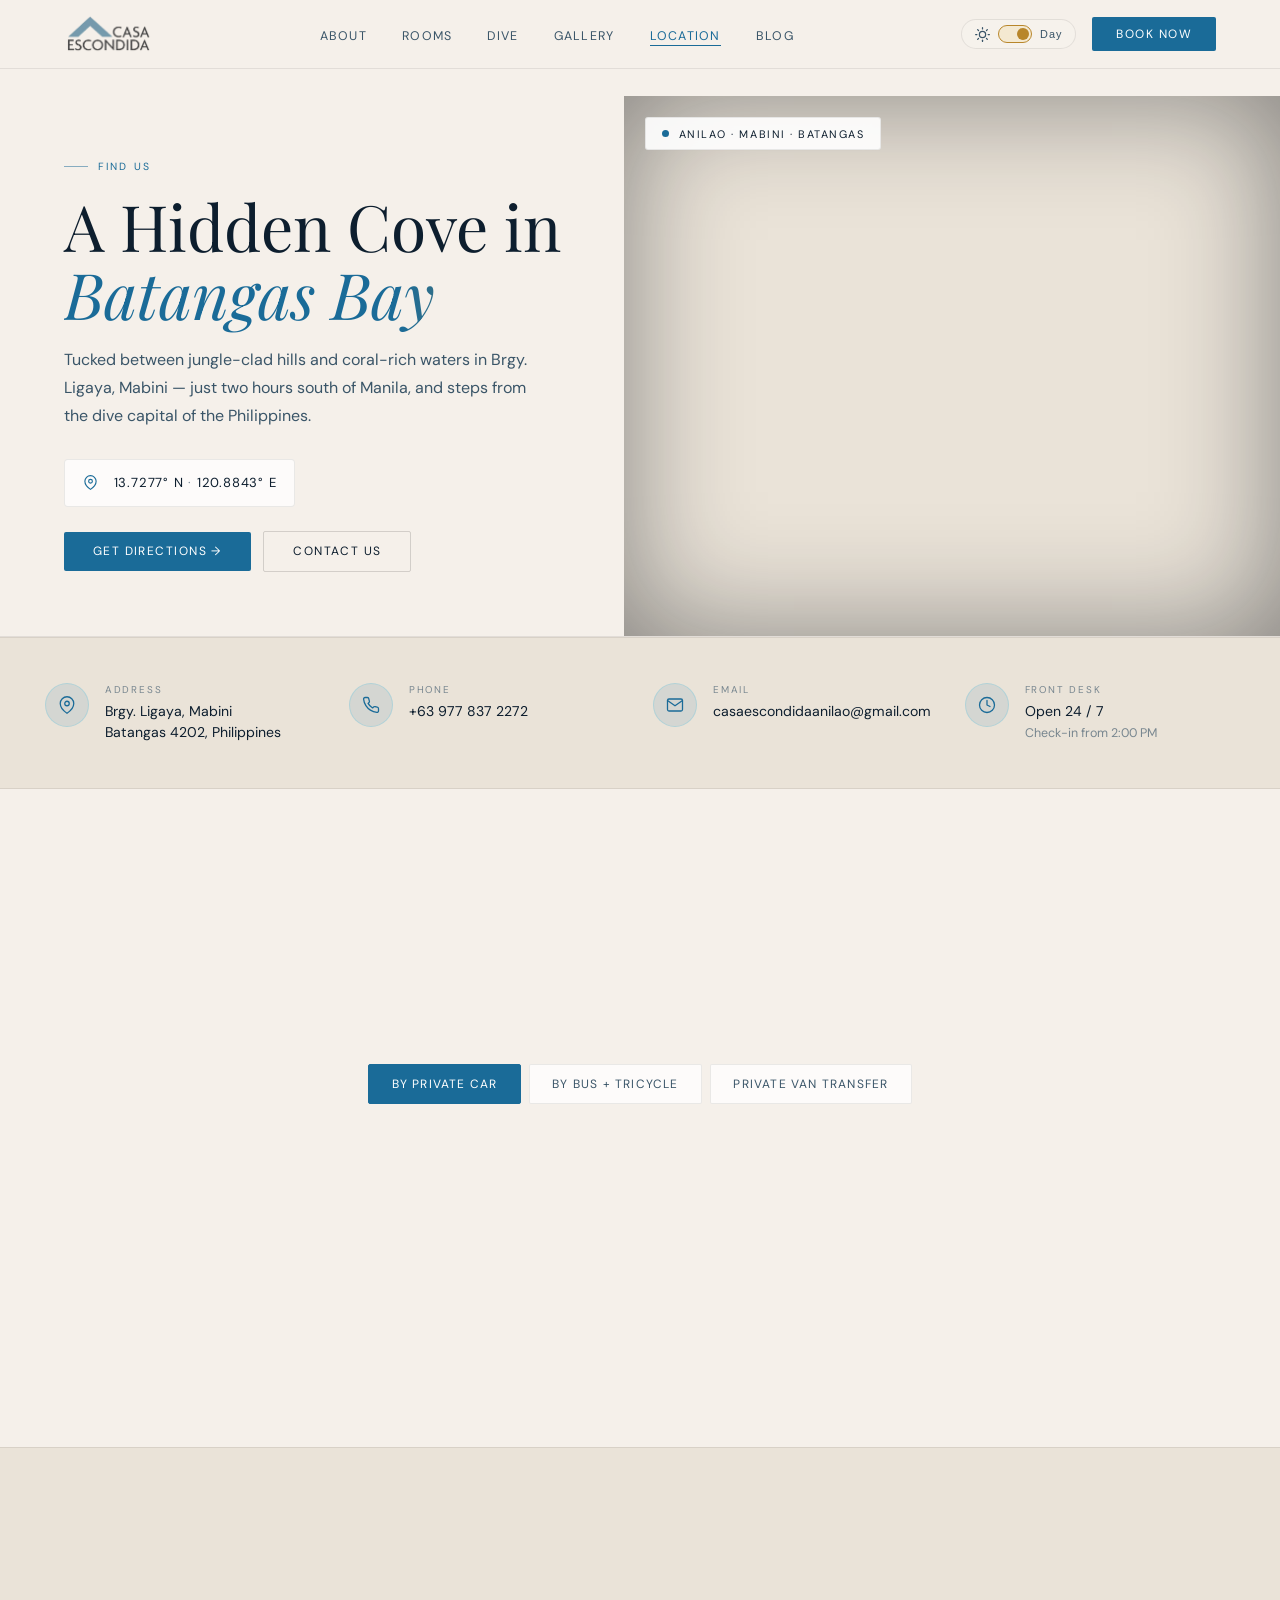
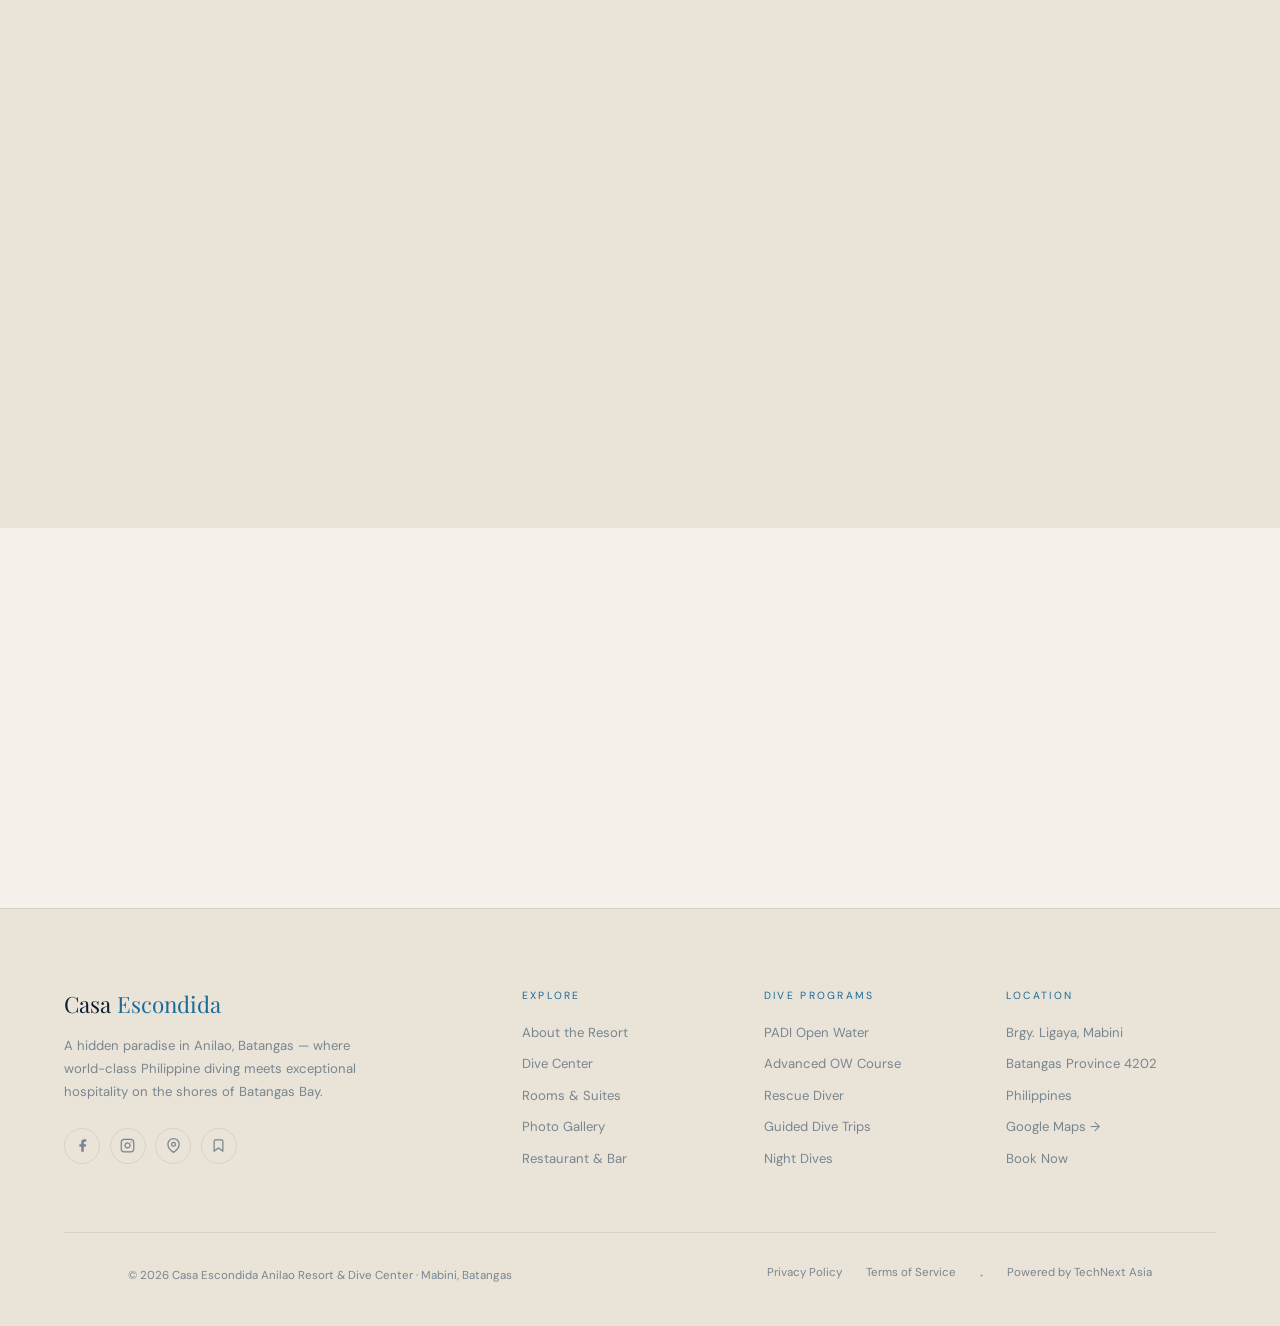
<file: location.html>
﻿<!DOCTYPE html>
<html lang="en">
<head>
  <link rel="preload" as="image" href="images/background/594413266_1405022098297117_5892045775093709556_n.jpg" />

  <meta charset="UTF-8" />
  <link rel="stylesheet" href="style.css" />
  <script>(function(){var t=localStorage.getItem('ce-theme')||(matchMedia('(prefers-color-scheme:dark)').matches?'night':'day');document.documentElement.setAttribute('data-theme',t);})();</script>
  <meta name="viewport" content="width=device-width, initial-scale=1.0" />
  <title>Location &amp; Contact — Casa Escondida Anilao Resort &amp; Dive Center</title>
  <link rel="canonical" href="https://www.casaescondida-anilao.com/location.html" />
  <link rel="icon" href="data:image/svg+xml,<svg xmlns='http://www.w3.org/2000/svg' viewBox='0 0 100 100'><text y='.9em' font-size='90'>🤿</text></svg>" />
  <meta name="description" content="How to find Casa Escondida Anilao — directions from Manila &amp; NAIA, transport options, map, nearby dive sites, and contact details." />
  <meta name="keywords" content="how to get to Anilao Batangas, Manila to Anilao directions, Casa Escondida location, Mabini Batangas resort map, Anilao dive resort contact, Brgy Ligaya Mabini" />
  <meta property="og:type" content="website" />
  <meta property="og:title" content="Location &amp; Contact — Casa Escondida Anilao" />
  <meta property="og:description" content="How to get to Casa Escondida Anilao from Manila — 140 km south via SLEX, with directions, transport options, map, and full contact details." />
  <meta property="og:image" content="https://www.casaescondida-anilao.com/images/Nature%20Folder/sea%20fan%20coral.jpg" />
  <meta property="og:url" content="https://www.casaescondida-anilao.com/location.html" />
  <meta property="og:site_name" content="Casa Escondida Anilao" />
  <meta name="twitter:card" content="summary_large_image" />
  <meta name="twitter:title" content="Location &amp; Contact — Casa Escondida Anilao" />
  <meta name="twitter:description" content="Directions and contact for Casa Escondida Anilao Resort in Brgy. Ligaya, Mabini, Batangas — 140 km from Manila." />
  <meta name="twitter:image" content="https://www.casaescondida-anilao.com/images/Nature%20Folder/sea%20fan%20coral.jpg" />
  <link rel="preconnect" href="https://fonts.googleapis.com" />
  <link rel="dns-prefetch" href="https://fonts.googleapis.com" />
  <link rel="dns-prefetch" href="https://fonts.gstatic.com" />
  <link rel="dns-prefetch" href="https://www.facebook.com" />
  <link rel="dns-prefetch" href="https://connect.facebook.net" />
  <link rel="dns-prefetch" href="https://www.instagram.com" />
  <link rel="dns-prefetch" href="https://www.tripadvisor.com.ph" />
  <link rel="dns-prefetch" href="https://www.booking.com" />
  <link rel="dns-prefetch" href="https://maps.google.com" />
  <link rel="dns-prefetch" href="https://img.youtube.com" />
  <link rel="preconnect" href="https://fonts.gstatic.com" crossorigin />
  <link rel="preload" href="https://fonts.googleapis.com/css2?family=Playfair+Display:ital,wght@0,300;0,400;0,500;1,300;1,400&family=DM+Sans:wght@300;400;500&display=swap" as="style" onload="this.onload=null;this.rel='stylesheet'" />
  <noscript><link rel="stylesheet" href="https://fonts.googleapis.com/css2?family=Playfair+Display:ital,wght@0,300;0,400;0,500;1,300;1,400&family=DM+Sans:wght@300;400;500&display=swap" /></noscript>
  <style>
/* ══════ HERO — SPLIT MAP/TEXT ══════ */
    .loc-hero{
      position:relative;padding-top:6rem;overflow:hidden;
      background:var(--bg);
      border-bottom:1px solid var(--border);
    }
    .loc-hero-grid{
      max-width:1400px;margin:0 auto;
      display:grid;grid-template-columns:1fr 1.05fr;gap:0;min-height:540px;
      align-items:stretch;
    }
    .loc-hero-text{padding:4rem 3rem 4rem 4rem;display:flex;flex-direction:column;justify-content:center;}
    .loc-eyebrow{display:inline-flex;align-items:center;gap:.6rem;font-size:.65rem;letter-spacing:.22em;text-transform:uppercase;color:var(--accent);margin-bottom:1.2rem;}
    .loc-eyebrow::before{content:'';width:24px;height:1px;background:var(--accent);opacity:.5;}
    .loc-h1{font-family:'Playfair Display',serif;font-size:clamp(2.4rem,5vw,4rem);font-weight:400;line-height:1.05;margin-bottom:1.2rem;}
    .loc-h1 em{font-style:italic;background:linear-gradient(90deg,var(--accent) 30%,var(--gold) 55%,var(--accent) 70%);background-size:300% auto;-webkit-background-clip:text;background-clip:text;-webkit-text-fill-color:transparent;animation:glint 4s ease-in-out infinite;}
    @keyframes glint{0%,90%,100%{background-position:200% center;}40%{background-position:-100% center;}}
    .loc-hero-sub{color:var(--text2);font-size:1rem;line-height:1.75;margin-bottom:1.8rem;max-width:480px;}
    .loc-coord{display:flex;align-items:center;gap:1rem;font-size:.82rem;color:var(--text3);font-family:'DM Sans',monospace;letter-spacing:.06em;padding:.9rem 1.1rem;background:var(--card);border:1px solid var(--border);border-radius:4px;margin-bottom:1.5rem;max-width:max-content;}
    .loc-coord svg{width:15px;height:15px;stroke:var(--accent);fill:none;stroke-width:1.8;flex-shrink:0;}
    .loc-coord strong{color:var(--text);font-weight:400;}
    .loc-hero-actions{display:flex;gap:.8rem;flex-wrap:wrap;align-items:center;}
    .loc-btn-primary{display:inline-flex;align-items:center;justify-content:center;background:var(--accent);color:#fff;padding:.85rem 1.8rem;border-radius:2px;text-decoration:none;font-size:.75rem;letter-spacing:.12em;text-transform:uppercase;transition:background .3s,transform .2s;line-height:1;}
    .loc-btn-primary:hover{background:var(--accent-d);transform:translateY(-2px);}
    .loc-btn-ghost{display:inline-flex;align-items:center;justify-content:center;border:1px solid var(--border2);color:var(--text);padding:.85rem 1.8rem;border-radius:2px;text-decoration:none;font-size:.75rem;letter-spacing:.12em;text-transform:uppercase;transition:all .3s;line-height:1;}
    .loc-btn-ghost:hover{border-color:var(--accent);color:var(--accent);}

    /* Map frame in hero */
    .loc-hero-map{position:relative;min-height:460px;background:var(--bg2);}
    .loc-hero-map iframe{position:absolute;inset:0;width:100%;height:100%;border:0;filter:saturate(1.05);}
    [data-theme="night"] .loc-hero-map iframe{filter:saturate(1.05) brightness(.92) invert(.9) hue-rotate(180deg);}
    .loc-hero-map::after{content:'';position:absolute;inset:0;pointer-events:none;box-shadow:inset 0 0 120px rgba(4,8,15,.45);}
    .loc-hero-badge{
      position:absolute;top:1.3rem;left:1.3rem;z-index:3;
      background:rgba(4,8,15,.78);backdrop-filter:blur(8px);
      border:1px solid rgba(255,255,255,.18);
      padding:.55rem 1rem;border-radius:3px;
      display:flex;align-items:center;gap:.6rem;
      font-size:.68rem;letter-spacing:.14em;text-transform:uppercase;color:#fff;
    }
    [data-theme="day"] .loc-hero-badge{background:rgba(255,255,255,.9);color:var(--text);border-color:var(--border);}
    .loc-hero-badge::before{content:'';width:7px;height:7px;background:var(--accent);border-radius:50%;box-shadow:0 0 0 0 var(--accent);animation:pulseDot 2s infinite;}
    @keyframes pulseDot{0%{box-shadow:0 0 0 0 rgba(77,194,232,.55);}70%{box-shadow:0 0 0 10px rgba(77,194,232,0);}100%{box-shadow:0 0 0 0 rgba(77,194,232,0);}}

    @media(max-width:900px){
      .loc-hero-grid{grid-template-columns:1fr;}
      .loc-hero-text{padding:2.5rem 1.5rem;}
      .loc-hero-map{min-height:320px;}
    }

    /* ══════ SHARED SECTION ══════ */
    section{position:relative;}
    .sec-wrap{max-width:1300px;margin:0 auto;padding:5rem 2.5rem;}
    @media(max-width:768px){.sec-wrap{padding:3.5rem 1rem;}}
    .sec-header{text-align:center;margin-bottom:3.5rem;}
    .sec-eyebrow{display:inline-flex;align-items:center;gap:.6rem;font-size:.62rem;letter-spacing:.2em;text-transform:uppercase;color:var(--accent);margin-bottom:.7rem;}
    .sec-eyebrow::before,.sec-eyebrow::after{content:'';width:20px;height:1px;background:var(--accent);opacity:.5;}
    .sec-h2{font-family:'Playfair Display',serif;font-size:clamp(1.9rem,3.2vw,2.6rem);font-weight:400;margin-bottom:.6rem;line-height:1.1;}
    .sec-h2 em{font-style:italic;color:var(--accent);}
    .sec-sub{color:var(--text2);font-size:.92rem;max-width:560px;margin:0 auto;line-height:1.75;}

    /* ══════ QUICK CONTACT STRIP ══════ */
    .qc-strip{background:var(--bg2);border-top:1px solid var(--border);border-bottom:1px solid var(--border);}
    .qc-grid{max-width:1300px;margin:0 auto;padding:2.5rem 2.5rem;display:grid;grid-template-columns:repeat(4,1fr);gap:1.5rem;}
    @media(max-width:900px){.qc-grid{grid-template-columns:repeat(2,1fr);}}
    @media(max-width:500px){.qc-grid{grid-template-columns:1fr;}}
    .qc-item{display:flex;align-items:flex-start;gap:1rem;padding:0.3rem;transition:transform .3s;}
    .qc-item:hover{transform:translateX(3px);}
    .qc-ic{width:44px;height:44px;border-radius:50%;background:var(--accent-g);border:1px solid rgba(77,194,232,.25);display:flex;align-items:center;justify-content:center;flex-shrink:0;}
    .qc-ic svg{width:18px;height:18px;fill:none;stroke:var(--accent);stroke-width:1.7;stroke-linecap:round;stroke-linejoin:round;}
    .qc-lbl{font-size:.62rem;letter-spacing:.18em;text-transform:uppercase;color:var(--text3);margin-bottom:.3rem;}
    .qc-val{font-size:.88rem;color:var(--text);line-height:1.5;}
    .qc-val a{color:var(--text);text-decoration:none;border-bottom:1px dotted transparent;transition:color .3s,border-color .3s;}
    .qc-val a:hover{color:var(--accent);border-color:var(--accent);}

    /* ══════ GETTING HERE — ROUTE STEPS ══════ */
    .routes{background:var(--bg);}
    .route-tabs{display:flex;justify-content:center;gap:.5rem;margin-bottom:3rem;flex-wrap:wrap;}
    .route-tab{padding:.7rem 1.4rem;border:1px solid var(--border);background:var(--card);color:var(--text2);font-size:.75rem;letter-spacing:.1em;text-transform:uppercase;cursor:pointer;border-radius:2px;transition:all .3s;font-family:inherit;}
    .route-tab:hover{color:var(--accent);border-color:var(--border2);}
    .route-tab.active{background:var(--accent);color:#fff;border-color:var(--accent);}
    .route-panel{display:none;}
    .route-panel.active{display:block;animation:fadeUp .4s ease;}
    @keyframes fadeUp{from{opacity:0;transform:translateY(8px);}to{opacity:1;transform:none;}}

    .route-flow{
      display:grid;grid-template-columns:repeat(4,1fr);gap:0;
      position:relative;
    }
    .route-step{
      position:relative;padding:1.8rem 1.3rem;background:var(--card);
      border:1px solid var(--border);border-right:none;
      transition:background .3s,border-color .3s,transform .3s;
    }
    .route-step:last-child{border-right:1px solid var(--border);}
    .route-step:hover{background:var(--card2);border-color:var(--border2);z-index:2;}
    .route-step::after{
      content:'';position:absolute;top:50%;right:-9px;
      width:18px;height:18px;background:var(--bg);
      border-top:1px solid var(--border);border-right:1px solid var(--border);
      transform:translateY(-50%) rotate(45deg);z-index:3;
    }
    .route-step:last-child::after{display:none;}
    .rs-num{font-family:'Playfair Display',serif;font-size:1.8rem;font-weight:300;color:var(--accent);line-height:1;margin-bottom:.6rem;display:block;}
    .rs-title{font-size:.95rem;font-weight:500;color:var(--text);margin-bottom:.5rem;}
    .rs-desc{font-size:.78rem;color:var(--text2);line-height:1.65;margin-bottom:.8rem;}
    .rs-meta{display:flex;gap:.8rem;flex-wrap:wrap;font-size:.68rem;letter-spacing:.1em;text-transform:uppercase;color:var(--text3);}
    .rs-meta span{display:flex;align-items:center;gap:.35rem;}
    .rs-meta svg{width:11px;height:11px;stroke:var(--accent);fill:none;stroke-width:2;}

    @media(max-width:900px){
      .route-flow{grid-template-columns:1fr;}
      .route-step{border-right:1px solid var(--border);border-bottom:none;}
      .route-step:last-child{border-bottom:1px solid var(--border);}
      .route-step::after{top:auto;bottom:-9px;left:50%;right:auto;transform:translateX(-50%) rotate(135deg);}
    }

    /* ══════ TRANSPORT OPTIONS ══════ */
    .transport{background:var(--bg2);border-top:1px solid var(--border);}
    .tr-grid{display:grid;grid-template-columns:repeat(3,1fr);gap:1.5rem;}
    @media(max-width:900px){.tr-grid{grid-template-columns:1fr;}}
    .tr-card{
      background:var(--card);border:1px solid var(--border);border-radius:6px;
      padding:2rem 1.8rem;
      transition:transform .35s,border-color .35s,box-shadow .35s,background .35s;
      display:flex;flex-direction:column;
    }
    .tr-card:hover{transform:translateY(-5px);border-color:rgba(77,194,232,.3);box-shadow:0 18px 40px rgba(0,0,0,.25);background:var(--card2);}
    .tr-card.recommended{border-color:rgba(232,197,106,.35);}
    .tr-card.recommended:hover{border-color:rgba(232,197,106,.6);box-shadow:0 18px 40px rgba(0,0,0,.25),0 0 0 1px rgba(232,197,106,.2);}
    .tr-head{display:flex;justify-content:space-between;align-items:flex-start;margin-bottom:1rem;}
    .tr-ic{width:48px;height:48px;border-radius:10px;background:var(--accent-g);border:1px solid rgba(77,194,232,.22);display:flex;align-items:center;justify-content:center;}
    .tr-ic svg{width:22px;height:22px;fill:none;stroke:var(--accent);stroke-width:1.6;stroke-linecap:round;stroke-linejoin:round;}
    .tr-card.recommended .tr-ic{background:rgba(232,197,106,.1);border-color:rgba(232,197,106,.3);}
    .tr-card.recommended .tr-ic svg{stroke:var(--gold);}
    .tr-pill{font-size:.6rem;letter-spacing:.14em;text-transform:uppercase;padding:.25rem .6rem;border-radius:20px;background:var(--accent-g);color:var(--accent);border:1px solid rgba(77,194,232,.25);}
    .tr-card.recommended .tr-pill{background:rgba(232,197,106,.12);color:var(--gold);border-color:rgba(232,197,106,.3);}
    .tr-name{font-family:'Playfair Display',serif;font-size:1.25rem;font-weight:400;margin-bottom:.4rem;}
    .tr-price{font-size:.78rem;color:var(--accent);margin-bottom:1rem;letter-spacing:.05em;}
    .tr-card.recommended .tr-price{color:var(--gold);}
    .tr-desc{font-size:.85rem;color:var(--text2);line-height:1.7;margin-bottom:1.2rem;flex:1;}
    .tr-feats{display:flex;flex-direction:column;gap:.45rem;margin-bottom:1.4rem;}
    .tr-feat{font-size:.78rem;color:var(--text2);display:flex;align-items:flex-start;gap:.5rem;line-height:1.5;}
    .tr-feat svg{width:14px;height:14px;stroke:var(--accent);fill:none;stroke-width:2;flex-shrink:0;margin-top:2px;}
    .tr-card.recommended .tr-feat svg{stroke:var(--gold);}
    .tr-cta{text-align:center;padding:.75rem;background:var(--accent-g);color:var(--accent);border:1px solid rgba(77,194,232,.25);border-radius:2px;text-decoration:none;font-size:.72rem;letter-spacing:.1em;text-transform:uppercase;transition:all .3s;margin-top:auto;}
    .tr-cta:hover{background:var(--accent);color:#fff;}
    .tr-card.recommended .tr-cta{background:rgba(232,197,106,.12);color:var(--gold);border-color:rgba(232,197,106,.3);}
    .tr-card.recommended .tr-cta:hover{background:var(--gold);color:#1a1204;}

    /* ══════ DISTANCE TABLE ══════ */
    .distances{background:var(--bg);}
    .dist-table{
      max-width:900px;margin:0 auto;
      border:1px solid var(--border);border-radius:6px;overflow:hidden;
      background:var(--card);
    }
    .dist-row{
      display:grid;grid-template-columns:1.4fr 1fr 1fr;
      padding:1.1rem 1.5rem;border-bottom:1px solid var(--border);
      align-items:center;transition:background .25s;
    }
    .dist-row:last-child{border-bottom:none;}
    .dist-row:hover{background:var(--card2);}
    .dist-row.head{background:var(--bg2);font-size:.65rem;letter-spacing:.15em;text-transform:uppercase;color:var(--text3);padding:.9rem 1.5rem;}
    .dist-row.head:hover{background:var(--bg2);}
    .dist-place{font-size:.9rem;color:var(--text);display:flex;align-items:center;gap:.7rem;}
    .dist-place svg{width:14px;height:14px;stroke:var(--accent);fill:none;stroke-width:2;flex-shrink:0;}
    .dist-km,.dist-time{font-size:.82rem;color:var(--text2);font-family:'DM Sans',monospace;letter-spacing:.04em;}

    /* ══════ NEARBY DIVE SITES ══════ */
    .nearby{background:var(--bg2);border-top:1px solid var(--border);}
    .ns-grid{display:grid;grid-template-columns:repeat(4,1fr);gap:1.2rem;}
    @media(max-width:900px){.ns-grid{grid-template-columns:repeat(2,1fr);}}
    @media(max-width:500px){.ns-grid{grid-template-columns:1fr;}}
    .ns-card{
      background:var(--card);border:1px solid var(--border);border-radius:4px;
      padding:1.3rem 1.2rem 1.1rem;position:relative;overflow:hidden;
      transition:transform .3s,border-color .3s;
    }
    .ns-card:hover{transform:translateY(-3px);border-color:rgba(77,194,232,.3);}
    .ns-card::before{
      content:'';position:absolute;top:0;left:0;right:0;height:2px;
      background:linear-gradient(90deg,transparent,var(--accent),transparent);
      opacity:0;transition:opacity .3s;
    }
    .ns-card:hover::before{opacity:1;}
    .ns-head{display:flex;justify-content:space-between;align-items:flex-start;margin-bottom:.6rem;}
    .ns-name{font-family:'Playfair Display',serif;font-size:1rem;font-weight:500;color:var(--text);}
    .ns-depth{font-size:.7rem;color:var(--accent);letter-spacing:.05em;white-space:nowrap;}
    .ns-desc{font-size:.78rem;color:var(--text2);line-height:1.65;margin-bottom:.9rem;min-height:52px;}
    .ns-tags{display:flex;flex-wrap:wrap;gap:.3rem;}
    .ns-tag{font-size:.62rem;letter-spacing:.05em;padding:.18rem .55rem;border-radius:20px;border:1px solid var(--border);color:var(--text3);}

    /* ══════ CONTACT FORM ══════ */
    .contact{background:var(--bg);border-top:1px solid var(--border);}
    .contact-grid{display:grid;grid-template-columns:1fr 1.1fr;gap:3.5rem;align-items:start;}
    @media(max-width:900px){.contact-grid{grid-template-columns:1fr;gap:2.5rem;}}
    .contact-info h3{font-family:'Playfair Display',serif;font-size:1.5rem;font-weight:400;margin-bottom:.7rem;}
    .contact-info h3 em{font-style:italic;color:var(--accent);}
    .contact-info p{color:var(--text2);font-size:.9rem;line-height:1.75;margin-bottom:1.8rem;}
    .contact-methods{display:flex;flex-direction:column;gap:1rem;}
    .cm-item{display:flex;align-items:center;gap:1rem;padding:1rem 1.2rem;background:var(--card);border:1px solid var(--border);border-radius:4px;text-decoration:none;color:var(--text);transition:all .3s;}
    .cm-item:hover{border-color:rgba(77,194,232,.35);background:var(--card2);transform:translateX(4px);}
    .cm-ic{width:38px;height:38px;border-radius:50%;background:var(--accent-g);border:1px solid rgba(77,194,232,.25);display:flex;align-items:center;justify-content:center;flex-shrink:0;}
    .cm-ic svg{width:16px;height:16px;fill:none;stroke:var(--accent);stroke-width:1.8;stroke-linecap:round;stroke-linejoin:round;}
    .cm-lbl{font-size:.62rem;letter-spacing:.15em;text-transform:uppercase;color:var(--text3);margin-bottom:.15rem;}
    .cm-val{font-size:.85rem;color:var(--text);line-height:1.4;}

    .contact-form{background:var(--card);border:1px solid var(--border);border-radius:6px;padding:2.2rem;}
    .cf-head{font-family:'Playfair Display',serif;font-size:1.25rem;font-weight:400;margin-bottom:.4rem;}
    .cf-sub{font-size:.8rem;color:var(--text3);margin-bottom:1.5rem;}
    .cf-row{display:grid;grid-template-columns:1fr 1fr;gap:.8rem;margin-bottom:.8rem;}
    @media(max-width:500px){.cf-row{grid-template-columns:1fr;}}
    .cf-field{display:flex;flex-direction:column;gap:.3rem;margin-bottom:.8rem;}
    .cf-lbl{font-size:.62rem;letter-spacing:.15em;text-transform:uppercase;color:var(--text3);}
    .cf-input,.cf-textarea,.cf-select{
      background:var(--bg2);border:1px solid var(--border);
      color:var(--text);padding:.75rem .95rem;border-radius:3px;
      font-family:inherit;font-size:.85rem;outline:none;
      transition:border-color .25s;
    }
    .cf-input:focus,.cf-textarea:focus,.cf-select:focus{border-color:var(--accent);}
    .cf-textarea{resize:vertical;min-height:100px;line-height:1.5;}
    .cf-select{appearance:none;background-image:url("data:image/svg+xml,%3Csvg xmlns='http://www.w3.org/2000/svg' width='12' height='8' viewBox='0 0 12 8'%3E%3Cpath d='M1 1l5 5 5-5' stroke='rgba(148,170,184,0.7)' stroke-width='1.5' fill='none' stroke-linecap='round'/%3E%3C/svg%3E");background-repeat:no-repeat;background-position:right 1rem center;padding-right:2.5rem;cursor:pointer;}
    .cf-submit{
      width:100%;background:var(--accent);color:#fff;border:none;
      padding:1rem;border-radius:3px;font-family:inherit;
      font-size:.78rem;letter-spacing:.12em;text-transform:uppercase;font-weight:500;
      cursor:pointer;transition:background .3s,transform .2s;margin-top:.5rem;
    }
    .cf-submit:hover{background:var(--accent-d);transform:translateY(-1px);}
    .cf-success,.cf-error{padding:.85rem 1.1rem;border-radius:3px;font-size:.82rem;margin-top:1rem;text-align:center;}
    .cf-success{background:rgba(77,194,232,.1);border:1px solid rgba(77,194,232,.35);color:var(--accent);}
    .cf-error{background:rgba(220,60,60,.1);border:1px solid rgba(220,60,60,.4);color:#e07070;}

    /* ══════ FAQ ══════ */
    .faq{background:var(--bg2);border-top:1px solid var(--border);}
    .faq-list{max-width:820px;margin:0 auto;display:flex;flex-direction:column;gap:.7rem;}
    .faq-item{background:var(--card);border:1px solid var(--border);border-radius:4px;overflow:hidden;transition:border-color .3s;}
    .faq-item:hover{border-color:var(--border2);}
    .faq-item[open]{border-color:rgba(77,194,232,.3);}
    .faq-q{
      padding:1.1rem 1.4rem;cursor:pointer;list-style:none;
      display:flex;justify-content:space-between;align-items:center;gap:1rem;
      font-size:.95rem;color:var(--text);font-weight:400;
    }
    .faq-q::-webkit-details-marker{display:none;}
    .faq-q::after{
      content:'';width:11px;height:11px;
      border-right:1.5px solid var(--accent);border-bottom:1.5px solid var(--accent);
      transform:rotate(45deg);transition:transform .3s;flex-shrink:0;
      margin-top:-4px;
    }
    .faq-item[open] .faq-q::after{transform:rotate(-135deg);margin-top:4px;}
    .faq-a{padding:0 1.4rem 1.3rem;font-size:.85rem;color:var(--text2);line-height:1.75;}
    .faq-a a{color:var(--accent);text-decoration:none;border-bottom:1px dotted var(--accent);}

    /* ── CTA section ── */
    .loc-cta {
      text-align: center;
      padding: 5rem 2rem;
      background: linear-gradient(135deg, rgba(4,8,15,0.97) 0%, rgba(10,30,60,0.97) 100%);
    }
    .loc-cta h2 { font-size: clamp(2rem,5vw,3.2rem); color: #fff; margin-bottom: 0.8rem; }
    .loc-cta h2 em { font-style: italic; color: var(--gold, #e8c56a); }
    .loc-cta p  { color: rgba(255,255,255,0.65); font-size: 1rem; max-width: 520px; margin: 0 auto 2.2rem; line-height: 1.75; }
    .cta-btns   { display: flex; gap: 1rem; justify-content: center; flex-wrap: wrap; }
    .cta-btn-main {
      display: inline-block;
      padding: 0.85rem 2.2rem;
      background: var(--gold, #e8c56a);
      color: #0a0f1a;
      font-weight: 700;
      font-size: 0.92rem;
      letter-spacing: 0.08em;
      text-transform: uppercase;
      text-decoration: none;
      border-radius: 4px;
      transition: opacity 0.2s, transform 0.2s;
    }
    .cta-btn-main:hover { opacity: 0.88; transform: translateY(-2px); }
    .cta-btn-outline {
      display: inline-block;
      padding: 0.85rem 2.2rem;
      background: transparent;
      color: #fff;
      font-weight: 600;
      font-size: 0.92rem;
      letter-spacing: 0.08em;
      text-transform: uppercase;
      text-decoration: none;
      border: 1.5px solid rgba(255,255,255,0.45);
      border-radius: 4px;
      transition: border-color 0.2s, background 0.2s, transform 0.2s;
    }
    .cta-btn-outline:hover { border-color: #fff; background: rgba(255,255,255,0.08); transform: translateY(-2px); }
</style>

  
</head>
<body>
<div id="pg-bar"></div>

  <!-- Night mode ambient orbs -->
  <div class="orb-layer" aria-hidden="true">
    <div class="orb orb-1"></div>
    <div class="orb orb-2"></div>
    <div class="orb orb-3"></div>
    <div class="orb orb-4"></div>
    <div class="orb orb-5"></div>
  </div>

  <!-- NAV -->
  <nav id="nav">
    <a href="index.html" class="nav-logo" aria-label="Casa Escondida — Home">
      <img decoding="async" height="44" width="180" fetchpriority="high" class="nav-logo-img nav-logo-night" src="images/Logo/Untitled_design__3_-removebg-preview.png" alt="Casa Escondida" loading="eager" />
      <img decoding="async" height="44" width="180" fetchpriority="high" class="nav-logo-img nav-logo-day" src="images/Logo/Untitled_design__2_-removebg-preview.png" alt="Casa Escondida" loading="eager" />
    </a>
    <ul class="nav-links">
      <li><a href="index.html#about">About</a></li>
      <li><a href="rooms.html">Rooms</a></li>
      <li><a href="dive.html">Dive</a></li>
      <li><a href="gallery.html">Gallery</a></li>
      <li><a href="location.html" class="active">Location</a></li>
      <li><a href="blog.html">Blog</a></li>
    </ul>
    <div class="nav-right">
      <button class="theme-toggle" id="themeBtn" aria-label="Toggle theme">
        <span class="toggle-icon" id="themeIcon">
          <svg id="icon-moon" viewBox="0 0 24 24" fill="none" stroke="currentColor" stroke-width="2" stroke-linecap="round" stroke-linejoin="round" style="width:15px;height:15px;display:block"><path d="M21 12.79A9 9 0 1 1 11.21 3 7 7 0 0 0 21 12.79z"/></svg>
          <svg id="icon-sun" viewBox="0 0 24 24" fill="none" stroke="currentColor" stroke-width="2" stroke-linecap="round" stroke-linejoin="round" style="width:15px;height:15px;display:none"><circle cx="12" cy="12" r="5"/><line x1="12" y1="1" x2="12" y2="3"/><line x1="12" y1="21" x2="12" y2="23"/><line x1="4.22" y1="4.22" x2="5.64" y2="5.64"/><line x1="18.36" y1="18.36" x2="19.78" y2="19.78"/><line x1="1" y1="12" x2="3" y2="12"/><line x1="21" y1="12" x2="23" y2="12"/><line x1="4.22" y1="19.78" x2="5.64" y2="18.36"/><line x1="18.36" y1="5.64" x2="19.78" y2="4.22"/></svg>
        </span>
        <div class="toggle-track"><div class="toggle-thumb"></div></div>
        <span id="themeLabel" style="font-size:.68rem;letter-spacing:.1em">Night</span>
      </button>
      <a href="index.html#booking" class="btn-book">Book Now</a>
      <button class="nav-hamburger" id="navHamburger" aria-label="Open menu" aria-expanded="false" aria-controls="mobileNav">
        <span></span><span></span><span></span>
      </button>
    </div>
  </nav>

  <!-- Mobile nav drawer -->
  <nav class="mobile-nav" id="mobileNav" aria-label="Mobile navigation" aria-hidden="true">
    <a href="index.html#about"    class="mob-link">About</a>
    <div class="mobile-nav-divider"></div>
    <a href="rooms.html"          class="mob-link">Rooms</a>
    <div class="mobile-nav-divider"></div>
    <a href="dive.html"           class="mob-link">Dive</a>
    <div class="mobile-nav-divider"></div>
    <a href="gallery.html"        class="mob-link">Gallery</a>
    <div class="mobile-nav-divider"></div>
    <a href="location.html"       class="mob-link active">Location</a>
    <div class="mobile-nav-divider"></div>
    <a href="blog.html"           class="mob-link">Blog</a>
    <a href="index.html#booking"  class="mob-link mobile-nav-cta">Book Now</a>
  </nav>

  <!-- HERO -->
  <header class="loc-hero">
    <div class="loc-hero-grid">
      <div class="loc-hero-text">
        <div class="loc-eyebrow">Find us</div>
        <h1 class="loc-h1">A Hidden Cove in <em>Batangas Bay</em></h1>
        <p class="loc-hero-sub">
          Tucked between jungle-clad hills and coral-rich waters in Brgy. Ligaya, Mabini — just two hours south of Manila, and steps from the dive capital of the Philippines.
        </p>
        <div class="loc-coord">
          <svg viewBox="0 0 24 24"><path d="M21 10c0 7-9 13-9 13s-9-6-9-13a9 9 0 0 1 18 0z"/><circle cx="12" cy="10" r="3"/></svg>
          <span><strong>13.7277° N</strong> · <strong>120.8843° E</strong></span>
        </div>
        <div class="loc-hero-actions">
          <a href="https://www.google.com/maps/dir/?api=1&destination=Casa+Escondida+Anilao+Resort+%26+Dive+Center,+Mabini,+Batangas" target="_blank" rel="noopener noreferrer" class="loc-btn-primary">Get Directions →</a>
          <a href="#contact" class="loc-btn-ghost">Contact Us</a>
        </div>
      </div>
      <div class="loc-hero-map">
        <div class="loc-hero-badge">Anilao · Mabini · Batangas</div>
        <iframe
          src="https://maps.google.com/maps?q=Casa+Escondida+Anilao+Resort+%26+Dive+Center,+Mabini,+Batangas&t=&z=15&ie=UTF8&iwloc=&output=embed"
          loading="lazy"
          referrerpolicy="no-referrer-when-downgrade"
          title="Casa Escondida Anilao — Google Map"
          allowfullscreen></iframe>
      </div>
    </div>
  </header>

  <!-- QUICK CONTACT STRIP -->
  <div class="qc-strip">
    <div class="qc-grid">
      <div class="qc-item rv">
        <div class="qc-ic"><svg viewBox="0 0 24 24"><path d="M21 10c0 7-9 13-9 13s-9-6-9-13a9 9 0 0 1 18 0z"/><circle cx="12" cy="10" r="3"/></svg></div>
        <div>
          <div class="qc-lbl">Address</div>
          <div class="qc-val">Brgy. Ligaya, Mabini<br>Batangas 4202, Philippines</div>
        </div>
      </div>
      <div class="qc-item rv rv-d1">
        <div class="qc-ic"><svg viewBox="0 0 24 24"><path d="M22 16.92v3a2 2 0 0 1-2.18 2 19.79 19.79 0 0 1-8.63-3.07 19.5 19.5 0 0 1-6-6 19.79 19.79 0 0 1-3.07-8.67A2 2 0 0 1 4.11 2h3a2 2 0 0 1 2 1.72 12.84 12.84 0 0 0 .7 2.81 2 2 0 0 1-.45 2.11L8.09 9.91a16 16 0 0 0 6 6l1.27-1.27a2 2 0 0 1 2.11-.45 12.84 12.84 0 0 0 2.81.7A2 2 0 0 1 22 16.92z"/></svg></div>
        <div>
          <div class="qc-lbl">Phone</div>
          <div class="qc-val"><a href="tel:+639778372272">+63 977 837 2272</a></div>
        </div>
      </div>
      <div class="qc-item rv rv-d2">
        <div class="qc-ic"><svg viewBox="0 0 24 24"><path d="M4 4h16c1.1 0 2 .9 2 2v12c0 1.1-.9 2-2 2H4c-1.1 0-2-.9-2-2V6c0-1.1.9-2 2-2z"/><polyline points="22,6 12,13 2,6"/></svg></div>
        <div>
          <div class="qc-lbl">Email</div>
          <div class="qc-val"><a href="mailto:casaescondidaanilao@gmail.com">casaescondidaanilao@gmail.com</a></div>
        </div>
      </div>
      <div class="qc-item rv rv-d3">
        <div class="qc-ic"><svg viewBox="0 0 24 24"><circle cx="12" cy="12" r="10"/><polyline points="12 6 12 12 16 14"/></svg></div>
        <div>
          <div class="qc-lbl">Front Desk</div>
          <div class="qc-val">Open 24 / 7<br><span style="color:var(--text3);font-size:.78rem">Check-in from 2:00 PM</span></div>
        </div>
      </div>
    </div>
  </div>

  <!-- GETTING HERE — ROUTES -->
  <section class="routes">
    <div class="sec-wrap">
      <div class="sec-header rv">
        <div class="sec-eyebrow">Getting Here</div>
        <h2 class="sec-h2">From Manila to <em>Anilao</em></h2>
        <p class="sec-sub">Roughly two hours south of the capital — pick how you'd like to travel and we'll guide you step by step.</p>
      </div>

      <div class="route-tabs" role="tablist" aria-label="Route options">
        <button class="route-tab active" data-route="car" role="tab" aria-selected="true">By Private Car</button>
        <button class="route-tab" data-route="bus" role="tab" aria-selected="false">By Bus + Tricycle</button>
        <button class="route-tab" data-route="van" role="tab" aria-selected="false">Private Van Transfer</button>
      </div>

      <!-- CAR -->
      <div class="route-panel active" id="route-car">
        <div class="route-flow">
          <div class="route-step rv">
            <span class="rs-num">01</span>
            <div class="rs-title">Manila / Makati</div>
            <p class="rs-desc">Head south via SLEX (South Luzon Expressway) — the easiest start from any part of Metro Manila.</p>
            <div class="rs-meta">
              <span><svg viewBox="0 0 24 24"><circle cx="12" cy="12" r="10"/><polyline points="12 6 12 12 16 14"/></svg>Start</span>
            </div>
          </div>
          <div class="route-step rv rv-d1">
            <span class="rs-num">02</span>
            <div class="rs-title">Sto. Tomas Exit</div>
            <p class="rs-desc">Exit at Sto. Tomas and continue onto STAR Tollway heading toward Batangas City.</p>
            <div class="rs-meta">
              <span><svg viewBox="0 0 24 24"><path d="M5 12h14M12 5l7 7-7 7"/></svg>~90 min</span>
            </div>
          </div>
          <div class="route-step rv rv-d2">
            <span class="rs-num">03</span>
            <div class="rs-title">Mabini Turn-off</div>
            <p class="rs-desc">Take the Mabini / Anilao exit and follow signs toward the dive resorts along the coastal road.</p>
            <div class="rs-meta">
              <span><svg viewBox="0 0 24 24"><path d="M5 12h14M12 5l7 7-7 7"/></svg>~25 min</span>
            </div>
          </div>
          <div class="route-step rv rv-d3">
            <span class="rs-num">04</span>
            <div class="rs-title">Brgy. Ligaya</div>
            <p class="rs-desc">Watch for the Casa Escondida signage on your left. Free on-site parking for guests.</p>
            <div class="rs-meta">
              <span><svg viewBox="0 0 24 24"><path d="M21 10c0 7-9 13-9 13s-9-6-9-13a9 9 0 0 1 18 0z"/><circle cx="12" cy="10" r="3"/></svg>Arrived</span>
            </div>
          </div>
        </div>
      </div>

      <!-- BUS -->
      <div class="route-panel" id="route-bus">
        <div class="route-flow">
          <div class="route-step rv">
            <span class="rs-num">01</span>
            <div class="rs-title">Buendia or Cubao Terminal</div>
            <p class="rs-desc">Board a JAM Liner or ALPS Transit bus bound for Batangas Grand Terminal.</p>
            <div class="rs-meta">
              <span><svg viewBox="0 0 24 24"><circle cx="12" cy="12" r="10"/><polyline points="12 6 12 12 16 14"/></svg>~2 hr</span>
            </div>
          </div>
          <div class="route-step rv rv-d1">
            <span class="rs-num">02</span>
            <div class="rs-title">Batangas Grand Terminal</div>
            <p class="rs-desc">Disembark and transfer to a jeepney or van heading to Mabini / Anilao.</p>
            <div class="rs-meta">
              <span><svg viewBox="0 0 24 24"><path d="M5 12h14M12 5l7 7-7 7"/></svg>~2 hr</span>
            </div>
          </div>
          <div class="route-step rv rv-d2">
            <span class="rs-num">03</span>
            <div class="rs-title">Anilao Proper</div>
            <p class="rs-desc">Take a tricycle from the Anilao junction — tell the driver "Casa Escondida, Brgy. Ligaya."</p>
            <div class="rs-meta">
              <span><svg viewBox="0 0 24 24"><path d="M5 12h14M12 5l7 7-7 7"/></svg>~15 min</span>
            </div>
          </div>
          <div class="route-step rv rv-d3">
            <span class="rs-num">04</span>
            <div class="rs-title">Casa Escondida</div>
            <p class="rs-desc">Arrive at our gate — the front desk will help you with bags and check-in.</p>
            <div class="rs-meta">
              <span><svg viewBox="0 0 24 24"><path d="M21 10c0 7-9 13-9 13s-9-6-9-13a9 9 0 0 1 18 0z"/><circle cx="12" cy="10" r="3"/></svg>Arrived</span>
            </div>
          </div>
        </div>
      </div>

      <!-- VAN -->
      <div class="route-panel" id="route-van">
        <div class="route-flow">
          <div class="route-step rv">
            <span class="rs-num">01</span>
            <div class="rs-title">Tell us your flight</div>
            <p class="rs-desc">Send your arrival details at least 48 hours before and we'll arrange a private van pickup.</p>
            <div class="rs-meta">
              <span><svg viewBox="0 0 24 24"><path d="M4 4h16c1.1 0 2 .9 2 2v12c0 1.1-.9 2-2 2H4c-1.1 0-2-.9-2-2V6c0-1.1.9-2 2-2z"/><polyline points="22,6 12,13 2,6"/></svg>Email</span>
            </div>
          </div>
          <div class="route-step rv rv-d1">
            <span class="rs-num">02</span>
            <div class="rs-title">NAIA Pickup</div>
            <p class="rs-desc">Our driver meets you at the airport with your name on a placard. Gear &amp; luggage loaded for you.</p>
            <div class="rs-meta">
              <span><svg viewBox="0 0 24 24"><circle cx="12" cy="12" r="10"/><polyline points="12 6 12 12 16 14"/></svg>On-time</span>
            </div>
          </div>
          <div class="route-step rv rv-d2">
            <span class="rs-num">03</span>
            <div class="rs-title">Door-to-door</div>
            <p class="rs-desc">Sit back for a comfortable 2.5 hr drive south with a snack stop along the way.</p>
            <div class="rs-meta">
              <span><svg viewBox="0 0 24 24"><path d="M5 12h14M12 5l7 7-7 7"/></svg>~2.5 hr</span>
            </div>
          </div>
          <div class="route-step rv rv-d3">
            <span class="rs-num">04</span>
            <div class="rs-title">Casa Escondida</div>
            <p class="rs-desc">Arrive relaxed — welcome drink waiting, briefings scheduled, gear storage ready.</p>
            <div class="rs-meta">
              <span><svg viewBox="0 0 24 24"><path d="M21 10c0 7-9 13-9 13s-9-6-9-13a9 9 0 0 1 18 0z"/><circle cx="12" cy="10" r="3"/></svg>Arrived</span>
            </div>
          </div>
        </div>
      </div>
    </div>
  </section>

  <!-- TRANSPORT OPTIONS -->
  <section class="transport">
    <div class="sec-wrap">
      <div class="sec-header rv">
        <div class="sec-eyebrow">Your Options</div>
        <h2 class="sec-h2">Choose How You <em>Travel</em></h2>
        <p class="sec-sub">Every route leads to the same hidden cove — pick the one that fits your schedule.</p>
      </div>

      <div class="tr-grid">
        <!-- CAR -->
        <div class="tr-card rv">
          <div class="tr-head">
            <div class="tr-ic">
              <svg viewBox="0 0 24 24"><path d="M5 17h14M3 17V9l2-4h14l2 4v8M5 17h0M19 17h0"/><circle cx="7" cy="17" r="2"/><circle cx="17" cy="17" r="2"/></svg>
            </div>
            <span class="tr-pill">Most Flexible</span>
          </div>
          <div class="tr-name">Self-drive</div>
          <p class="tr-desc">The most direct option. Drive yourself south via SLEX &amp; STAR tollways — about 2 hours from Makati with light traffic.</p>
          <div class="tr-feats">
            <div class="tr-feat"><svg viewBox="0 0 24 24"><polyline points="20 6 9 17 4 12"/></svg>Free on-site parking</div>
            <div class="tr-feat"><svg viewBox="0 0 24 24"><polyline points="20 6 9 17 4 12"/></svg>Flexible schedule</div>
            <div class="tr-feat"><svg viewBox="0 0 24 24"><polyline points="20 6 9 17 4 12"/></svg>Bring your own gear</div>
          </div>
          <a href="https://www.google.com/maps/dir/?api=1&destination=Casa+Escondida+Anilao+Resort+%26+Dive+Center" target="_blank" rel="noopener noreferrer" class="tr-cta">Open in Google Maps</a>
        </div>

        <!-- VAN — recommended -->
        <div class="tr-card recommended rv rv-d1">
          <div class="tr-head">
            <div class="tr-ic">
              <svg viewBox="0 0 24 24"><path d="M3 17V9a3 3 0 0 1 3-3h10l5 6v5M3 17h2m14 0h2"/><circle cx="7" cy="17" r="2"/><circle cx="17" cy="17" r="2"/><path d="M14 6v5h7"/></svg>
            </div>
            <span class="tr-pill">Recommended</span>
          </div>
          <div class="tr-name">Private Van Transfer</div>
          <p class="tr-desc">Our favorite for dive groups and divers arriving with gear. Door-to-door pickup from NAIA, Makati, or anywhere in Metro Manila.</p>
          <div class="tr-feats">
            <div class="tr-feat"><svg viewBox="0 0 24 24"><polyline points="20 6 9 17 4 12"/></svg>Airport pickup available</div>
            <div class="tr-feat"><svg viewBox="0 0 24 24"><polyline points="20 6 9 17 4 12"/></svg>Air-conditioned, dive-gear friendly</div>
            <div class="tr-feat"><svg viewBox="0 0 24 24"><polyline points="20 6 9 17 4 12"/></svg>Arrange 48 hrs in advance</div>
          </div>
          <a href="#contact" class="tr-cta">Book a transfer</a>
        </div>

        <!-- BUS -->
        <div class="tr-card rv rv-d2">
          <div class="tr-head">
            <div class="tr-ic">
              <svg viewBox="0 0 24 24"><rect x="4" y="4" width="16" height="14" rx="2"/><path d="M4 11h16M8 18v2M16 18v2"/><circle cx="8.5" cy="15" r="1"/><circle cx="15.5" cy="15" r="1"/></svg>
            </div>
            <span class="tr-pill">Budget</span>
          </div>
          <div class="tr-name">Public Bus</div>
          <p class="tr-desc">The budget-friendly route. JAM Liner or ALPS from Buendia / Cubao to Batangas, then jeepney and tricycle to Anilao.</p>
          <div class="tr-feats">
            <div class="tr-feat"><svg viewBox="0 0 24 24"><polyline points="20 6 9 17 4 12"/></svg>Frequent departures</div>
            <div class="tr-feat"><svg viewBox="0 0 24 24"><polyline points="20 6 9 17 4 12"/></svg>Air-conditioned buses</div>
            <div class="tr-feat"><svg viewBox="0 0 24 24"><polyline points="20 6 9 17 4 12"/></svg>Total travel ~3–4 hrs</div>
          </div>
          <a href="#contact" class="tr-cta">Ask for route help</a>
        </div>
      </div>
    </div>
  </section>

  <!-- DISTANCES -->
  <section class="distances">
    <div class="sec-wrap">
      <div class="sec-header rv">
        <div class="sec-eyebrow">Distances</div>
        <h2 class="sec-h2">At a <em>Glance</em></h2>
        <p class="sec-sub">Typical travel times to and from Casa Escondida — adjusted for normal weekday traffic.</p>
      </div>

      <div class="dist-table rv">
        <div class="dist-row head">
          <div>From / To</div>
          <div>Distance</div>
          <div>Drive Time</div>
        </div>
        <div class="dist-row">
          <div class="dist-place"><svg viewBox="0 0 24 24"><path d="M21 10c0 7-9 13-9 13s-9-6-9-13a9 9 0 0 1 18 0z"/><circle cx="12" cy="10" r="3"/></svg>NAIA (Manila Airport)</div>
          <div class="dist-km">~130 km</div>
          <div class="dist-time">2 hr 30 min</div>
        </div>
        <div class="dist-row">
          <div class="dist-place"><svg viewBox="0 0 24 24"><path d="M21 10c0 7-9 13-9 13s-9-6-9-13a9 9 0 0 1 18 0z"/><circle cx="12" cy="10" r="3"/></svg>Makati CBD</div>
          <div class="dist-km">~120 km</div>
          <div class="dist-time">2 hr 15 min</div>
        </div>
        <div class="dist-row">
          <div class="dist-place"><svg viewBox="0 0 24 24"><path d="M21 10c0 7-9 13-9 13s-9-6-9-13a9 9 0 0 1 18 0z"/><circle cx="12" cy="10" r="3"/></svg>BGC / Taguig</div>
          <div class="dist-km">~125 km</div>
          <div class="dist-time">2 hr 20 min</div>
        </div>
        <div class="dist-row">
          <div class="dist-place"><svg viewBox="0 0 24 24"><path d="M21 10c0 7-9 13-9 13s-9-6-9-13a9 9 0 0 1 18 0z"/><circle cx="12" cy="10" r="3"/></svg>Tagaytay</div>
          <div class="dist-km">~60 km</div>
          <div class="dist-time">1 hr 30 min</div>
        </div>
        <div class="dist-row">
          <div class="dist-place"><svg viewBox="0 0 24 24"><path d="M21 10c0 7-9 13-9 13s-9-6-9-13a9 9 0 0 1 18 0z"/><circle cx="12" cy="10" r="3"/></svg>Batangas Grand Terminal</div>
          <div class="dist-km">~25 km</div>
          <div class="dist-time">45 min</div>
        </div>
        <div class="dist-row">
          <div class="dist-place"><svg viewBox="0 0 24 24"><path d="M21 10c0 7-9 13-9 13s-9-6-9-13a9 9 0 0 1 18 0z"/><circle cx="12" cy="10" r="3"/></svg>Anilao Pier</div>
          <div class="dist-km">~3 km</div>
          <div class="dist-time">8 min</div>
        </div>
      </div>
    </div>
  </section>

  <!-- NEARBY DIVE SITES -->
  <section class="nearby">
    <div class="sec-wrap">
      <div class="sec-header rv">
        <div class="sec-eyebrow">Neighborhood</div>
        <h2 class="sec-h2">30+ Dive Sites <em>Within Minutes</em></h2>
        <p class="sec-sub">Anilao is world-renowned for its biodiversity. A short banca ride from our pier puts you on some of the richest muck and coral sites in the Philippines.</p>
      </div>

      <div class="ns-grid">
        <div class="ns-card rv">
          <div class="ns-head">
            <div class="ns-name">Secret Bay</div>
            <div class="ns-depth">5–20 m</div>
          </div>
          <p class="ns-desc">Muck-diving paradise — flamboyant cuttlefish, frogfish, and rare nudibranchs on black sand.</p>
          <div class="ns-tags"><span class="ns-tag">Macro</span><span class="ns-tag">~15 min</span></div>
        </div>
        <div class="ns-card rv rv-d1">
          <div class="ns-head">
            <div class="ns-name">Mainit Point</div>
            <div class="ns-depth">12–30 m</div>
          </div>
          <p class="ns-desc">Currents and schooling fish — jacks, barracuda, and the occasional reef shark cruising past.</p>
          <div class="ns-tags"><span class="ns-tag">Drift</span><span class="ns-tag">~20 min</span></div>
        </div>
        <div class="ns-card rv rv-d2">
          <div class="ns-head">
            <div class="ns-name">Twin Rocks</div>
            <div class="ns-depth">10–22 m</div>
          </div>
          <p class="ns-desc">Two dramatic underwater pinnacles — coral-encrusted and alive with schooling fish and turtles.</p>
          <div class="ns-tags"><span class="ns-tag">Reef</span><span class="ns-tag">~10 min</span></div>
        </div>
        <div class="ns-card rv rv-d3">
          <div class="ns-head">
            <div class="ns-name">Cathedral</div>
            <div class="ns-depth">18–30 m</div>
          </div>
          <p class="ns-desc">Iconic rock pinnacle with a cross marker — abundant soft coral and big fish action.</p>
          <div class="ns-tags"><span class="ns-tag">Deep</span><span class="ns-tag">~15 min</span></div>
        </div>
        <div class="ns-card rv">
          <div class="ns-head">
            <div class="ns-name">Kirby's Rock</div>
            <div class="ns-depth">15–35 m</div>
          </div>
          <p class="ns-desc">Wall dive famous for ghost pipefish, sea snakes, and dramatic drop-offs into the blue.</p>
          <div class="ns-tags"><span class="ns-tag">Wall</span><span class="ns-tag">~25 min</span></div>
        </div>
        <div class="ns-card rv rv-d1">
          <div class="ns-head">
            <div class="ns-name">Beatrice Rock</div>
            <div class="ns-depth">5–25 m</div>
          </div>
          <p class="ns-desc">Great for all levels — healthy hard coral gardens teeming with reef fish life.</p>
          <div class="ns-tags"><span class="ns-tag">Reef</span><span class="ns-tag">~12 min</span></div>
        </div>
        <div class="ns-card rv rv-d2">
          <div class="ns-head">
            <div class="ns-name">Sombrero Island</div>
            <div class="ns-depth">8–28 m</div>
          </div>
          <p class="ns-desc">Picturesque islet circumnavigation — turtles, moray eels, and colorful soft coral fields.</p>
          <div class="ns-tags"><span class="ns-tag">Reef</span><span class="ns-tag">~30 min</span></div>
        </div>
        <div class="ns-card rv rv-d3">
          <div class="ns-head">
            <div class="ns-name">Arthur's Rock</div>
            <div class="ns-depth">10–30 m</div>
          </div>
          <p class="ns-desc">Classic Anilao site — gorgonians, schools of anthias, and macro critters on every ledge.</p>
          <div class="ns-tags"><span class="ns-tag">Reef</span><span class="ns-tag">~18 min</span></div>
        </div>
      </div>
    </div>
  </section>

  <!-- CONTACT -->
  <section class="contact" id="contact">
    <div class="sec-wrap">
      <div class="sec-header rv">
        <div class="sec-eyebrow">Get in Touch</div>
        <h2 class="sec-h2">Talk to the <em>Team</em></h2>
        <p class="sec-sub">Questions about dive packages, room availability, transfers, or groups? Drop us a line — we'll usually reply within a few hours.</p>
      </div>

      <div class="contact-grid">
        <div class="contact-info rv">
          <h3>Reach Us <em>Directly</em></h3>
          <p>Our front desk is staffed around the clock. For quickest replies, message us on Facebook or send an email with your dates.</p>
          <div class="contact-methods">
            <a href="tel:+639778372272" class="cm-item">
              <div class="cm-ic"><svg viewBox="0 0 24 24"><path d="M22 16.92v3a2 2 0 0 1-2.18 2 19.79 19.79 0 0 1-8.63-3.07 19.5 19.5 0 0 1-6-6 19.79 19.79 0 0 1-3.07-8.67A2 2 0 0 1 4.11 2h3a2 2 0 0 1 2 1.72 12.84 12.84 0 0 0 .7 2.81 2 2 0 0 1-.45 2.11L8.09 9.91a16 16 0 0 0 6 6l1.27-1.27a2 2 0 0 1 2.11-.45 12.84 12.84 0 0 0 2.81.7A2 2 0 0 1 22 16.92z"/></svg></div>
              <div>
                <div class="cm-lbl">Phone / Viber</div>
                <div class="cm-val">+63 977 837 2272</div>
              </div>
            </a>
            <a href="mailto:casaescondidaanilao@gmail.com" class="cm-item">
              <div class="cm-ic"><svg viewBox="0 0 24 24"><path d="M4 4h16c1.1 0 2 .9 2 2v12c0 1.1-.9 2-2 2H4c-1.1 0-2-.9-2-2V6c0-1.1.9-2 2-2z"/><polyline points="22,6 12,13 2,6"/></svg></div>
              <div>
                <div class="cm-lbl">Email</div>
                <div class="cm-val">casaescondidaanilao@gmail.com</div>
              </div>
            </a>
            <a href="https://web.facebook.com/CasaEscondidaAnilao/" target="_blank" rel="noopener noreferrer" class="cm-item">
              <div class="cm-ic"><svg viewBox="0 0 24 24" fill="currentColor" stroke="none"><path d="M18 2h-3a5 5 0 0 0-5 5v3H7v4h3v8h4v-8h3l1-4h-4V7a1 1 0 0 1 1-1h3z"/></svg></div>
              <div>
                <div class="cm-lbl">Facebook</div>
                <div class="cm-val">@CasaEscondidaAnilao</div>
              </div>
            </a>
            <a href="https://www.instagram.com/casaescondidaanilao/" target="_blank" rel="noopener noreferrer" class="cm-item">
              <div class="cm-ic"><svg viewBox="0 0 24 24"><rect x="2" y="2" width="20" height="20" rx="5"/><path d="M16 11.37A4 4 0 1 1 12.63 8 4 4 0 0 1 16 11.37z"/><line x1="17.5" y1="6.5" x2="17.51" y2="6.5"/></svg></div>
              <div>
                <div class="cm-lbl">Instagram</div>
                <div class="cm-val">@casaescondidaanilao</div>
              </div>
            </a>
          </div>
        </div>

        <form class="contact-form rv rv-d1" id="contactForm" novalidate>
          <div class="cf-head">Send an <em style="color:var(--accent);font-style:italic">Inquiry</em></div>
          <div class="cf-sub">We typically reply within a few hours during front desk hours.</div>
          <div class="cf-row">
            <div class="cf-field">
              <label class="cf-lbl" for="cf-name">Name</label>
              <input class="cf-input" type="text" id="cf-name" name="name" required placeholder="Your full name">
            </div>
            <div class="cf-field">
              <label class="cf-lbl" for="cf-email">Email</label>
              <input class="cf-input" type="email" id="cf-email" name="email" required placeholder="you@example.com">
            </div>
          </div>
          <div class="cf-row">
            <div class="cf-field">
              <label class="cf-lbl" for="cf-phone">Phone (optional)</label>
              <input class="cf-input" type="tel" id="cf-phone" name="phone" placeholder="+63 ...">
            </div>
            <div class="cf-field">
              <label class="cf-lbl" for="cf-topic">Inquiry Type</label>
              <select class="cf-select" id="cf-topic" name="topic">
                <option>Room Booking</option>
                <option>Dive Packages</option>
                <option>Van Transfer</option>
                <option>Group Booking</option>
                <option>General Question</option>
              </select>
            </div>
          </div>
          <div class="cf-field">
            <label class="cf-lbl" for="cf-message">Message</label>
            <textarea class="cf-textarea" id="cf-message" name="message" required placeholder="Dates, number of guests, experience level, dive preferences..."></textarea>
          </div>
          <button type="submit" class="cf-submit">Send Message</button>
          <div class="cf-success" id="cfSuccess" hidden>
            Thanks — we received your message and will reply shortly. For urgent bookings, message us on Facebook.
          </div>
          <div class="cf-error" id="cfError" hidden>
            Please fill in the highlighted fields.
          </div>
        </form>
      </div>
    </div>
  </section>

  <!-- FAQ -->
  <section class="faq">
    <div class="sec-wrap">
      <div class="sec-header rv">
        <div class="sec-eyebrow">Travel FAQs</div>
        <h2 class="sec-h2">Before You <em>Set Off</em></h2>
        <p class="sec-sub">Questions we hear often from guests planning their trip to Anilao.</p>
      </div>

      <div class="faq-list">
        <details class="faq-item rv" open>
          <summary class="faq-q">What's the nearest airport?</summary>
          <div class="faq-a">Ninoy Aquino International Airport (NAIA / MNL) in Manila is the main gateway. The resort is about 130 km south — roughly a 2.5 hour drive. We can arrange a private van transfer from NAIA with 48 hours notice.</div>
        </details>
        <details class="faq-item rv rv-d1">
          <summary class="faq-q">Do you offer airport pickup?</summary>
          <div class="faq-a">Yes — private air-conditioned van transfers from NAIA, Makati, BGC, or anywhere in Metro Manila. Please <a href="#contact">contact us</a> with your flight details at least 48 hours in advance.</div>
        </details>
        <details class="faq-item rv rv-d2">
          <summary class="faq-q">Is the trip doable in a single day?</summary>
          <div class="faq-a">Technically yes — but we strongly recommend at least 2 nights. Anilao has 30+ dive sites minutes from our pier, and the quality of diving here is worth the journey. Most dive guests stay 3–5 nights.</div>
        </details>
        <details class="faq-item rv rv-d3">
          <summary class="faq-q">Is there parking on-site?</summary>
          <div class="faq-a">Yes. Free on-site parking for all guests, directly within the resort gate. No reservation needed — just drive in and our staff will direct you.</div>
        </details>
        <details class="faq-item rv">
          <summary class="faq-q">When is the best time to visit?</summary>
          <div class="faq-a">Anilao is divable year-round. The dry season (November to May) has the calmest seas and best visibility. For macro enthusiasts and underwater photographers, the "muck season" from November through March is legendary.</div>
        </details>
        <details class="faq-item rv rv-d1">
          <summary class="faq-q">Can I visit without diving?</summary>
          <div class="faq-a">Absolutely. Many of our guests come for the ocean-front rooms, pool, Filipino cuisine, and quiet coastal setting. Non-divers are just as welcome — we have guided snorkeling, island hopping, and nearby attractions to explore.</div>
        </details>
        <details class="faq-item rv rv-d2">
          <summary class="faq-q">Is there mobile signal and WiFi?</summary>
          <div class="faq-a">Globe and Smart both have reliable 4G signal in the area. Free Wi-Fi is available throughout the resort — rooms, restaurant, dive center, and common areas.</div>
        </details>
      </div>
    </div>
  </section>

  <!-- BOOKING CTA -->
  <section class="loc-cta rv">
    <h2>See You in <em>Anilao</em></h2>
    <p>Ready to make the trip? Book your stay and we'll handle the rest — directions, transfers, dive plans.</p>
    <div class="cta-btns">
      <a href="index.html#booking" class="cta-btn-main">Book Your Stay</a>
      <a href="https://www.google.com/maps/dir/?api=1&destination=Casa+Escondida+Anilao+Resort+%26+Dive+Center" target="_blank" rel="noopener noreferrer" class="cta-btn-outline">Get Directions ↗</a>
    </div>
  </section>

  <!-- FOOTER -->
  <footer class="site-footer">
    <div class="c">
      <div class="foot-grid">
        <div>
          <a href="index.html" class="foot-logo">Casa <span>Escondida</span></a>
          <p class="foot-desc">A hidden paradise in Anilao, Batangas — where world-class Philippine diving meets exceptional hospitality on the shores of Batangas Bay.</p>
          <div class="foot-socials">
            <a href="https://web.facebook.com/CasaEscondidaAnilao/" target="_blank" rel="noopener noreferrer" class="soc" aria-label="Facebook">
              <svg class="fill-icon" viewBox="0 0 24 24" aria-hidden="true"><path d="M18 2h-3a5 5 0 0 0-5 5v3H7v4h3v8h4v-8h3l1-4h-4V7a1 1 0 0 1 1-1h3z"/></svg>
            </a>
            <a href="https://www.instagram.com/casaescondidaanilao/" target="_blank" rel="noopener noreferrer" class="soc" aria-label="Instagram">
              <svg viewBox="0 0 24 24" aria-hidden="true"><rect x="2" y="2" width="20" height="20" rx="5" ry="5"/><path d="M16 11.37A4 4 0 1 1 12.63 8 4 4 0 0 1 16 11.37z"/><line x1="17.5" y1="6.5" x2="17.51" y2="6.5"/></svg>
            </a>
            <a href="https://www.tripadvisor.com.ph/Hotel_Review-g1587920-d10086753-Reviews-Casa_Escondida_Anilao_Resort_Dive_Center-Mabini_Batangas_Province_Calabarzon_Region_.html" target="_blank" rel="noopener noreferrer" class="soc" aria-label="TripAdvisor">
              <svg viewBox="0 0 24 24" aria-hidden="true"><path d="M21 10c0 7-9 13-9 13s-9-6-9-13a9 9 0 0 1 18 0z"/><circle cx="12" cy="10" r="3"/></svg>
            </a>
            <a href="https://www.booking.com/hotel/ph/casa-escondida-anilao-resort-amp-dive-center.en-gb.html" target="_blank" rel="noopener noreferrer" class="soc" aria-label="Booking.com">
              <svg viewBox="0 0 24 24" aria-hidden="true"><path d="M19 21l-7-5-7 5V5a2 2 0 0 1 2-2h10a2 2 0 0 1 2 2z"/></svg>
            </a>
          </div>
        </div>
        <div class="foot-col-links">
          <div>
            <div class="foot-h">Explore</div>
            <ul class="foot-links">
              <li><a href="index.html#about">About the Resort</a></li>
              <li><a href="dive.html">Dive Center</a></li>
              <li><a href="rooms.html">Rooms &amp; Suites</a></li>
              <li><a href="gallery.html">Photo Gallery</a></li>
              <li><a href="index.html#dining">Restaurant &amp; Bar</a></li>
            </ul>
          </div>
          <div>
            <div class="foot-h">Dive Programs</div>
            <ul class="foot-links">
              <li><a href="dive.html#courses">PADI Open Water</a></li>
              <li><a href="dive.html#courses">Advanced OW Course</a></li>
              <li><a href="dive.html#courses">Rescue Diver</a></li>
              <li><a href="dive.html#packages">Guided Dive Trips</a></li>
              <li><a href="dive.html#packages">Night Dives</a></li>
            </ul>
          </div>
          <div>
            <div class="foot-h">Location</div>
            <ul class="foot-links">
              <li><a href="location.html">Brgy. Ligaya, Mabini</a></li>
              <li><a href="location.html">Batangas Province 4202</a></li>
              <li><a href="location.html">Philippines</a></li>
              <li><a href="https://www.google.com/maps/place/Casa+Escondida+Anilao+Resort+%26+Dive+Center/@13.7277078,120.884266,17z/data=!4m9!3m8!1s0x33bda9eff584af69:0x81011df456c41163!5m2!4m1!1i2!8m2!3d13.7277078!4d120.884266!16s%2Fg%2F11cmh4mhpm?entry=ttu&g_ep=EgoyMDI2MDQyMi4wIKXMDSoASAFQAw%3D%3D" target="_blank" rel="noopener noreferrer">Google Maps →</a></li>
              <li><a href="index.html#booking">Book Now</a></li>
            </ul>
          </div>
        </div>
      </div>
      <div class="foot-bottom">
        <div class="foot-copy">© 2026 Casa Escondida Anilao Resort &amp; Dive Center · Mabini, Batangas</div>
        <div class="foot-legal">
          <a href="privacy-policy.html">Privacy Policy</a>
          <a href="terms-of-service.html">Terms of Service</a>
          <span style="color:var(--text-muted);opacity:.4">·</span>
          <a href="https://technext.asia" target="_blank" rel="noopener noreferrer" class="foot-powered-link">Powered by <span class="tn-brand">TechNext Asia</span></a>
        </div>
      </div>
    </div>
  </footer>

  <script>
/* ── Touch device detection — disables cursor system ── */
(function(){
  var isTouch = (window.matchMedia && window.matchMedia("(pointer:coarse)").matches)
                || "ontouchstart" in window
                || navigator.maxTouchPoints > 0;
  if (isTouch) document.documentElement.classList.add("is-touch");
})();
</script>
<script>
  /* ── Theme toggle ── */
  const html = document.documentElement;
  const syncThemeUI = () => {
    const n = html.getAttribute('data-theme') === 'night';
    document.getElementById('icon-moon').style.display = n ? 'block' : 'none';
    document.getElementById('icon-sun').style.display  = n ? 'none'  : 'block';
    document.getElementById('themeLabel').textContent = n ? 'Night' : 'Day';
  };
  syncThemeUI();
  document.getElementById('themeBtn').addEventListener('click', () => {
    const night = html.getAttribute('data-theme') === 'night';
    const next = night ? 'day' : 'night';
    html.setAttribute('data-theme', next);
    localStorage.setItem('ce-theme', next);
    syncThemeUI();
  });
  matchMedia('(prefers-color-scheme:dark)').addEventListener('change', e => {
    if (!localStorage.getItem('ce-theme')) { html.setAttribute('data-theme', e.matches ? 'night' : 'day'); syncThemeUI(); }
  });

  /* ── Route tabs ── */
  const routeTabs = document.querySelectorAll('.route-tab');
  const routePanels = document.querySelectorAll('.route-panel');
  routeTabs.forEach(tab => {
    tab.addEventListener('click', () => {
      routeTabs.forEach(t => { t.classList.remove('active'); t.setAttribute('aria-selected','false'); });
      tab.classList.add('active');
      tab.setAttribute('aria-selected','true');
      routePanels.forEach(p => p.classList.remove('active'));
      document.getElementById('route-' + tab.dataset.route).classList.add('active');
    });
  });

  /* ── Scroll reveal ── */
  const ro = new IntersectionObserver(entries => {
    entries.forEach(e => {
      if (e.isIntersecting) e.target.classList.add('on');
      else e.target.classList.remove('on');
    });
  }, { threshold: 0.08 });
  document.querySelectorAll('.rv').forEach(el => ro.observe(el));

  /* ── Mobile hamburger ── */
  const hamburger = document.getElementById('navHamburger');
  const mobileNav = document.getElementById('mobileNav');
  function openMobileNav(){
    mobileNav.style.display='flex';
    requestAnimationFrame(()=>mobileNav.classList.add('open'));
    hamburger.setAttribute('aria-expanded','true');
    mobileNav.setAttribute('aria-hidden','false');
    document.body.style.overflow='hidden';
  }
  function closeMobileNav(){
    mobileNav.classList.remove('open');
    hamburger.setAttribute('aria-expanded','false');
    mobileNav.setAttribute('aria-hidden','true');
    document.body.style.overflow='';
    setTimeout(()=>{mobileNav.style.display='none';},300);
  }
  hamburger.addEventListener('click',()=>{
    hamburger.getAttribute('aria-expanded')==='true' ? closeMobileNav() : openMobileNav();
  });
  mobileNav.querySelectorAll('a').forEach(a=>a.addEventListener('click',closeMobileNav));
  document.addEventListener('keydown',e=>{if(e.key==='Escape')closeMobileNav();});

  /* ── Contact form ── */
  const cForm = document.getElementById('contactForm');
  const cSuccess = document.getElementById('cfSuccess');
  const cError = document.getElementById('cfError');
  cForm.addEventListener('submit', e => {
    e.preventDefault();
    cForm.querySelectorAll('.cf-input,.cf-textarea').forEach(i=>i.style.borderColor='');
    cError.hidden = true;
    const invalids = [...cForm.querySelectorAll('[required]')].filter(i=>!i.validity.valid);
    if(invalids.length){
      invalids.forEach(i=>i.style.borderColor='rgba(220,60,60,.6)');
      cError.hidden = false;
      invalids[0].focus();
      return;
    }
    cForm.style.opacity='0.5';
    cForm.style.pointerEvents='none';
    setTimeout(()=>{
      cSuccess.hidden = false;
      cSuccess.scrollIntoView({behavior:'smooth',block:'nearest'});
    },500);
  });
  </script>

  <script>
  /* ── Ripple & Cursor Trail ── */
  (function(){
    const cvs = document.createElement('canvas');
    cvs.style.cssText = 'position:fixed;top:0;left:0;width:100%;height:100%;pointer-events:none;z-index:99998;mix-blend-mode:screen;';
    document.body.appendChild(cvs);
    const ctx = cvs.getContext('2d');
    let W, H;
    const resize = () => { W = cvs.width = window.innerWidth; H = cvs.height = window.innerHeight; };
    resize();
    window.addEventListener('resize', resize);

    const ripples = [], particles = [];
    let mx = -999, my = -999;

    window.addEventListener('click', e => {
      const x = e.clientX, y = e.clientY;
      ripples.push({ x, y, r:0, maxR:12, alpha:1, speed:7, type:'flash', delay:0 });
      [{maxR:60,speed:3.2,alpha:.9,delay:0},{maxR:105,speed:5,alpha:.7,delay:4},{maxR:155,speed:7,alpha:.5,delay:9},{maxR:220,speed:9,alpha:.3,delay:15}]
        .forEach(cfg => ripples.push({ x, y, r:0, type:'ring', ...cfg }));
      for (let i=0;i<18;i++){
        const ang=(i/18)*Math.PI*2, spd=2+Math.random()*4;
        particles.push({x,y,vx:Math.cos(ang)*spd,vy:Math.sin(ang)*spd,r:2+Math.random()*2,life:1,decay:.022+Math.random()*.018,trail:false});
      }
      for (let i=0;i<8;i++) particles.push({x,y,vx:(Math.random()-.5)*2,vy:(Math.random()-.5)*2-1,r:1.5,life:1,decay:.05+Math.random()*.04,trail:false});
    });

    window.addEventListener('mousemove', e => {
      const dx=e.clientX-mx, dy=e.clientY-my;
      if (dx*dx+dy*dy>50){ mx=e.clientX; my=e.clientY;
        for(let i=0;i<4;i++) particles.push({x:mx+(Math.random()-.5)*6,y:my+(Math.random()-.5)*6,vx:(Math.random()-.5)*.5,vy:(Math.random()-.5)*.5-.5,r:1+Math.random()*2.5,life:1,decay:.045+Math.random()*.03,trail:true});
      }
    });

    function loop(){
      ctx.clearRect(0,0,W,H);
      for(let i=ripples.length-1;i>=0;i--){
        const rp=ripples[i];
        if(rp.delay>0){rp.delay--;continue;}
        rp.r+=rp.speed;
        const prog=rp.r/rp.maxR;
        if(prog>=1){ripples.splice(i,1);continue;}
        if(rp.type==='flash'){
          const a=rp.alpha*(1-prog);
          const grd=ctx.createRadialGradient(rp.x,rp.y,0,rp.x,rp.y,rp.r);
          grd.addColorStop(0,`rgba(180,240,255,${a})`);grd.addColorStop(.5,`rgba(77,194,232,${a*.6})`);grd.addColorStop(1,`rgba(77,194,232,0)`);
          ctx.beginPath();ctx.arc(rp.x,rp.y,rp.r,0,Math.PI*2);ctx.fillStyle=grd;ctx.fill();
        } else {
          const ease=1-prog*prog, a=rp.alpha*ease;
          ctx.beginPath();ctx.arc(rp.x,rp.y,rp.r,0,Math.PI*2);
          ctx.strokeStyle=`rgba(77,194,232,${a})`;ctx.lineWidth=Math.max(2.5*(1-prog*.7),.5);ctx.stroke();
          if(rp.r>20){ctx.beginPath();ctx.arc(rp.x,rp.y,rp.r*.65,0,Math.PI*2);ctx.strokeStyle=`rgba(140,220,248,${a*.35})`;ctx.lineWidth=1;ctx.stroke();}
          if(prog<.3){const grd=ctx.createRadialGradient(rp.x,rp.y,0,rp.x,rp.y,rp.r);grd.addColorStop(0,'rgba(77,194,232,0)');grd.addColorStop(.75,'rgba(77,194,232,0)');grd.addColorStop(1,`rgba(77,194,232,${a*.18})`);ctx.beginPath();ctx.arc(rp.x,rp.y,rp.r,0,Math.PI*2);ctx.fillStyle=grd;ctx.fill();}
        }
      }
      for(let i=particles.length-1;i>=0;i--){
        const p=particles[i];
        p.x+=p.vx;p.y+=p.vy;
        if(!p.trail)p.vy+=.06;
        p.life-=p.decay;
        if(p.life<=0){particles.splice(i,1);continue;}
        const a=p.life*(p.trail?.55:.85), r=Math.max(p.r*p.life,.3);
        const grd=ctx.createRadialGradient(p.x,p.y,0,p.x,p.y,r*2.5);
        grd.addColorStop(0,`rgba(190,245,255,${a})`);grd.addColorStop(.4,`rgba(77,194,232,${a*.7})`);grd.addColorStop(1,'rgba(77,194,232,0)');
        ctx.beginPath();ctx.arc(p.x,p.y,r*2.5,0,Math.PI*2);ctx.fillStyle=grd;ctx.fill();
      }
      requestAnimationFrame(loop);
    }
    loop();
  })();
  </script>

  <script>

/* MOBILE-NAV-FIX-V2 */
(function(){
  /* Insert backdrop overlay into DOM */
  var bkdrop = document.querySelector('.mob-nav-bkdrop');
  if (!bkdrop) {
    bkdrop = document.createElement('div');
    bkdrop.className = 'mob-nav-bkdrop';
    document.body.appendChild(bkdrop);
  }

  /* Clone hamburger button to strip ALL previously attached listeners */
  var hbOld = document.getElementById('navHamburger');
  if (!hbOld) return;
  var hb = hbOld.cloneNode(true);
  hbOld.parentNode.replaceChild(hb, hbOld);

  var nav = document.getElementById('mobileNav');
  if (!nav) return;

  function openMenu() {
    hb.setAttribute('aria-expanded', 'true');
    hb.setAttribute('aria-label', 'Close menu');
    nav.classList.add('open');
    nav.setAttribute('aria-hidden', 'false');
    bkdrop.classList.add('visible');
    document.body.style.overflow = 'hidden';
  }
  function closeMenu() {
    hb.setAttribute('aria-expanded', 'false');
    hb.setAttribute('aria-label', 'Open menu');
    nav.classList.remove('open');
    nav.setAttribute('aria-hidden', 'true');
    bkdrop.classList.remove('visible');
    document.body.style.overflow = '';
  }

  hb.addEventListener('click', function () {
    hb.getAttribute('aria-expanded') === 'true' ? closeMenu() : openMenu();
  });
  bkdrop.addEventListener('click', closeMenu);
  document.addEventListener('keydown', function (e) { if (e.key === 'Escape') closeMenu(); });
  nav.querySelectorAll('a').forEach(function (a) { a.addEventListener('click', closeMenu); });
})();

  </script>

  <script>
/* ── Remove cursor elements on touch / narrow screens ── */
(function(){
  if (!window.matchMedia || !window.matchMedia('(hover: hover) and (pointer: fine)').matches) {
    ['cur-dot','cur-ring'].forEach(function(id){
      var el = document.getElementById(id);
      if (el) el.parentNode.removeChild(el);
    });
    document.querySelectorAll('.cur-ring-burst,.cur-ripple,.cur-burst').forEach(function(el){
      el.parentNode.removeChild(el);
    });
  }
})();
  </script>

<script>
(function(){
  var bar=document.getElementById('pg-bar');
  if(!bar)return;
  document.querySelectorAll('a[href]').forEach(function(a){
    var h=a.getAttribute('href')||'';
    if(!h.startsWith('#')&&!h.startsWith('http')&&!h.startsWith('mailto:')&&!a.target&&!a.classList.contains('nav-logo')){
      a.addEventListener('click',function(){bar.style.width='70%';bar.style.opacity='1';});
    }
  });
  window.addEventListener('pageshow',function(){bar.classList.add('done');});
})();
</script>


</body>
</html>
</file>
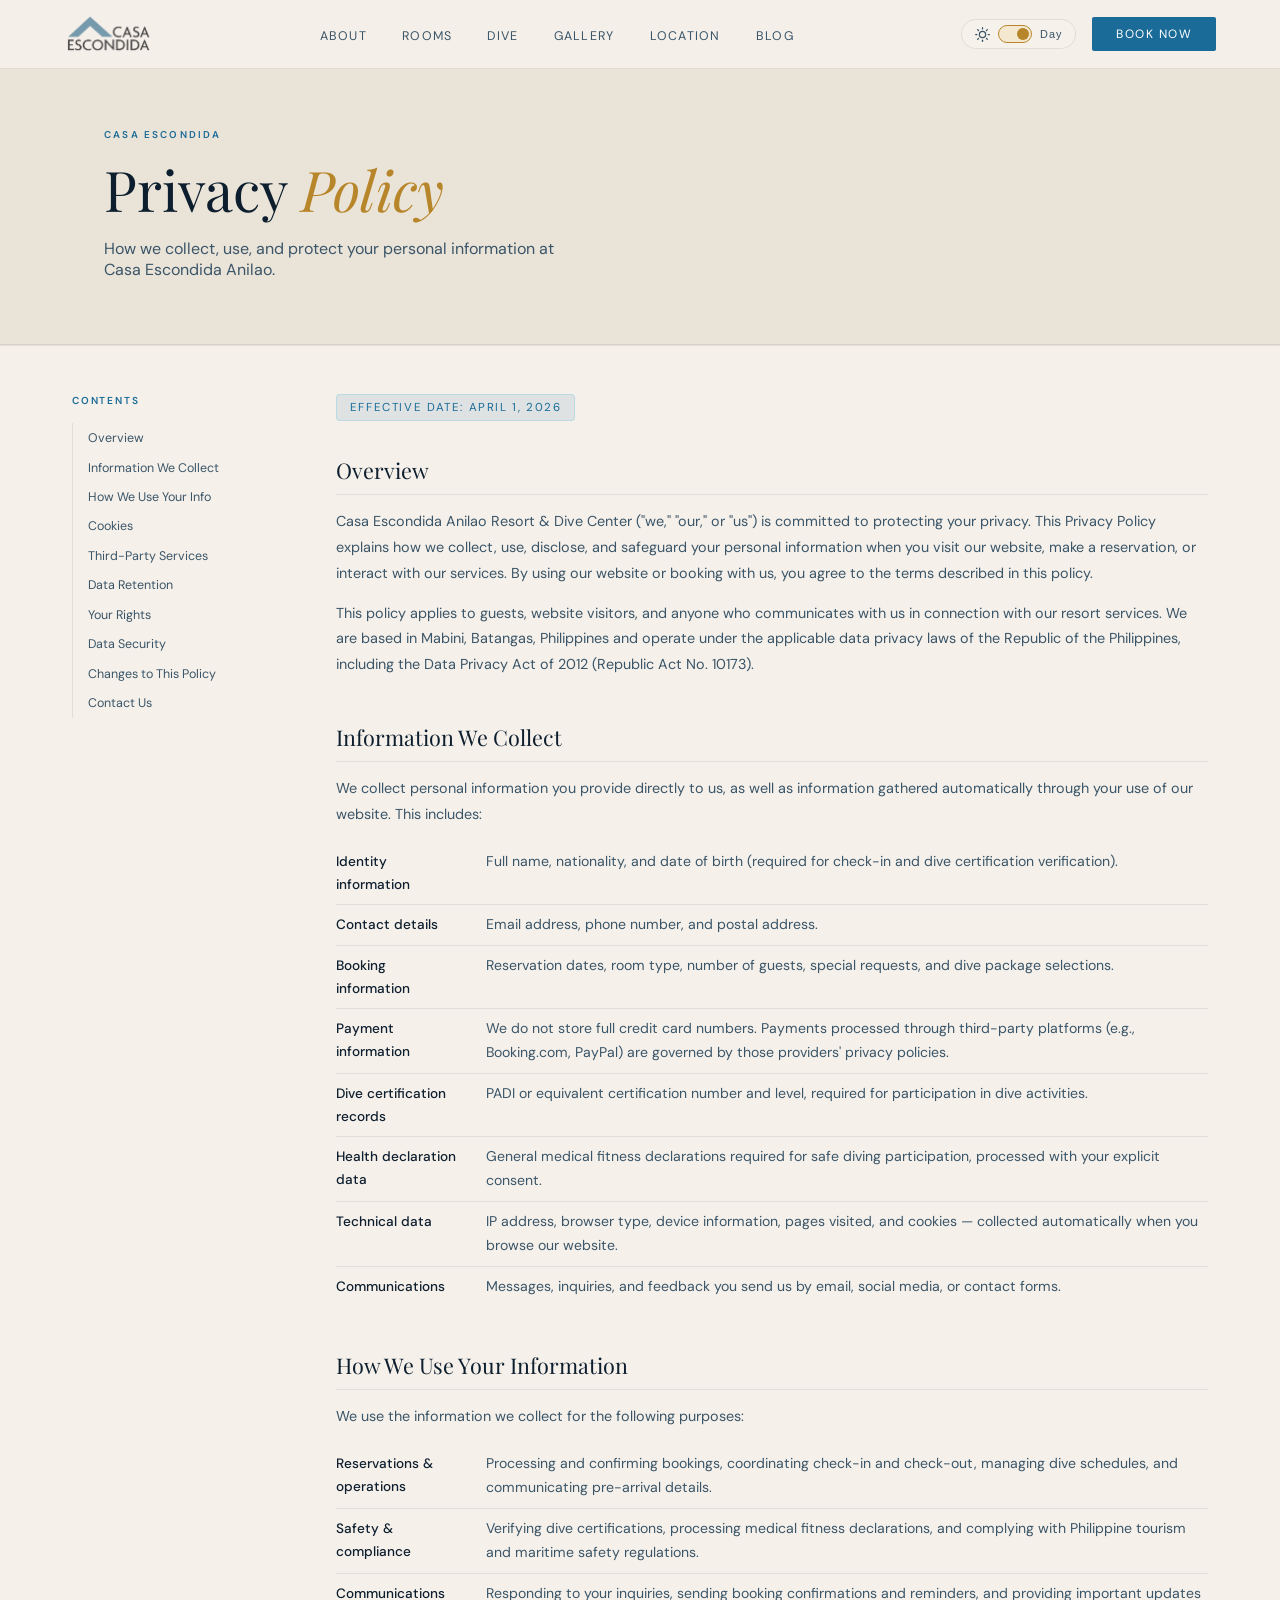
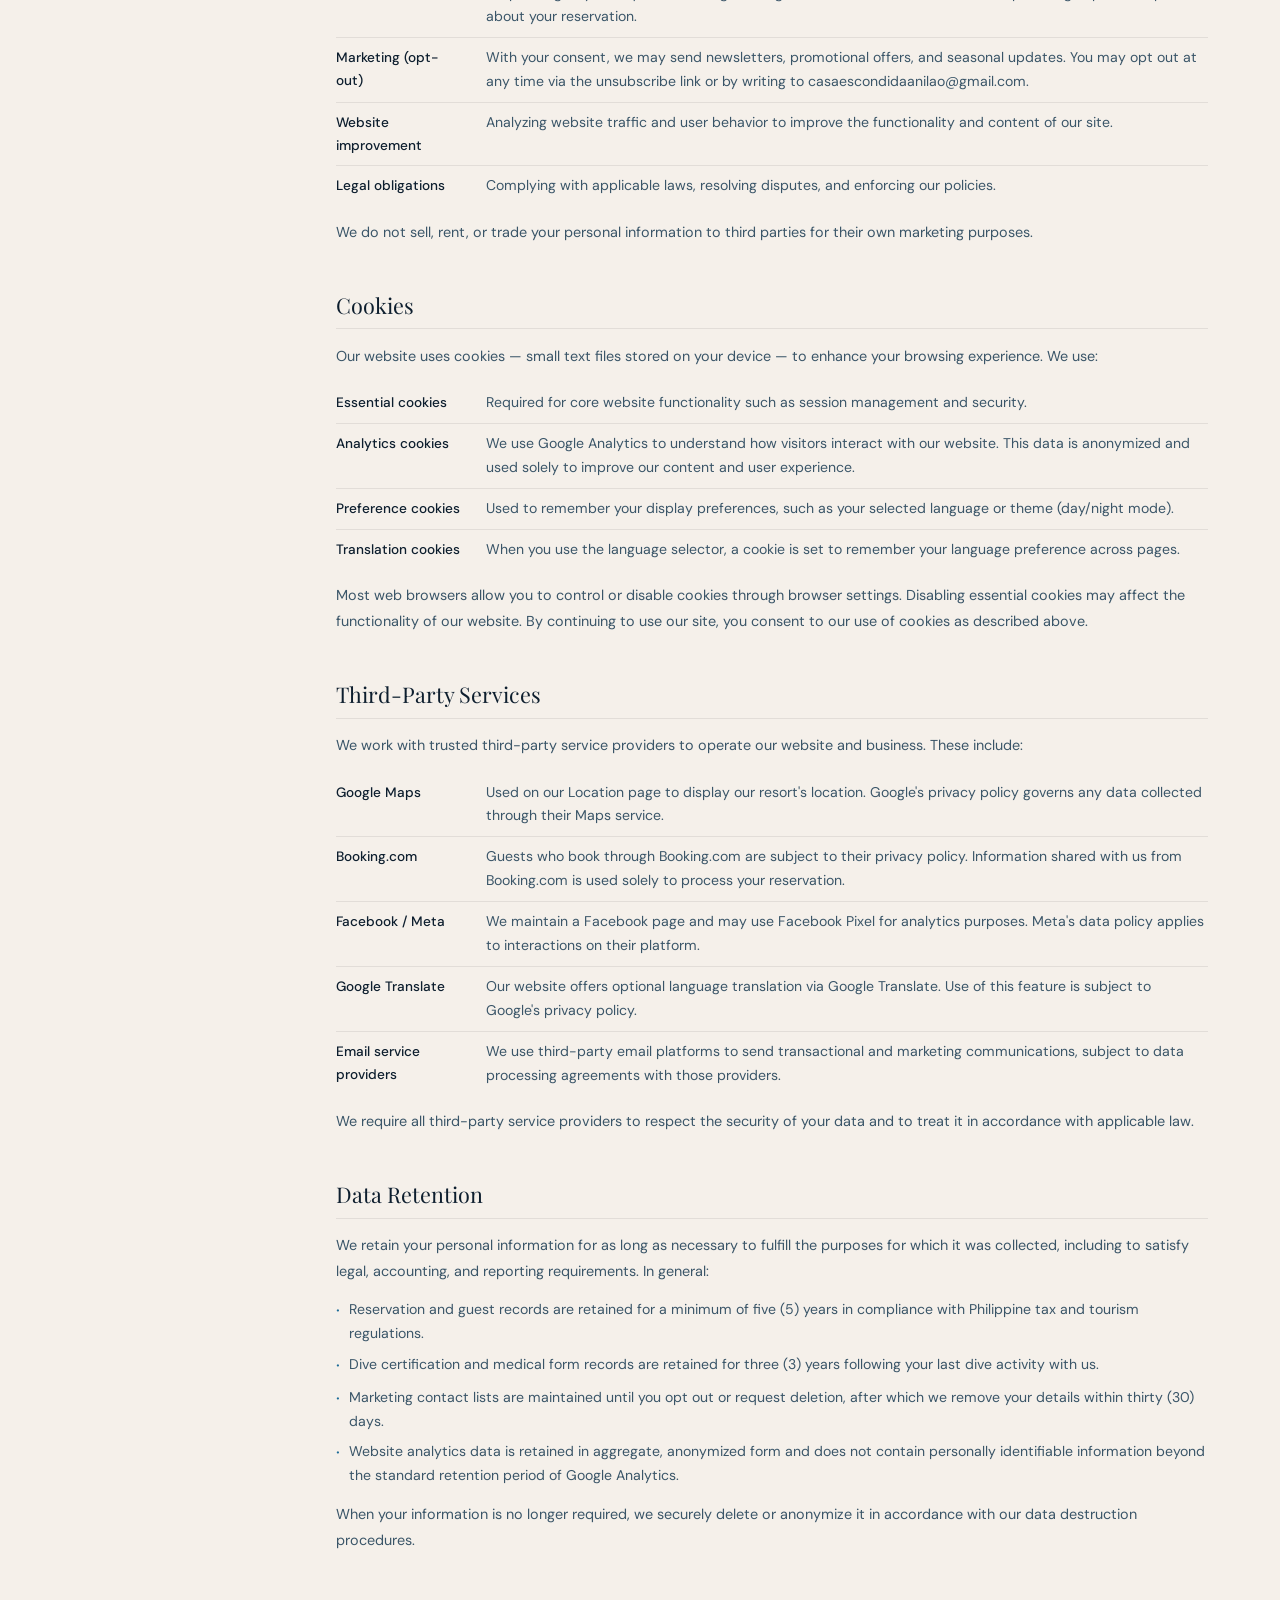
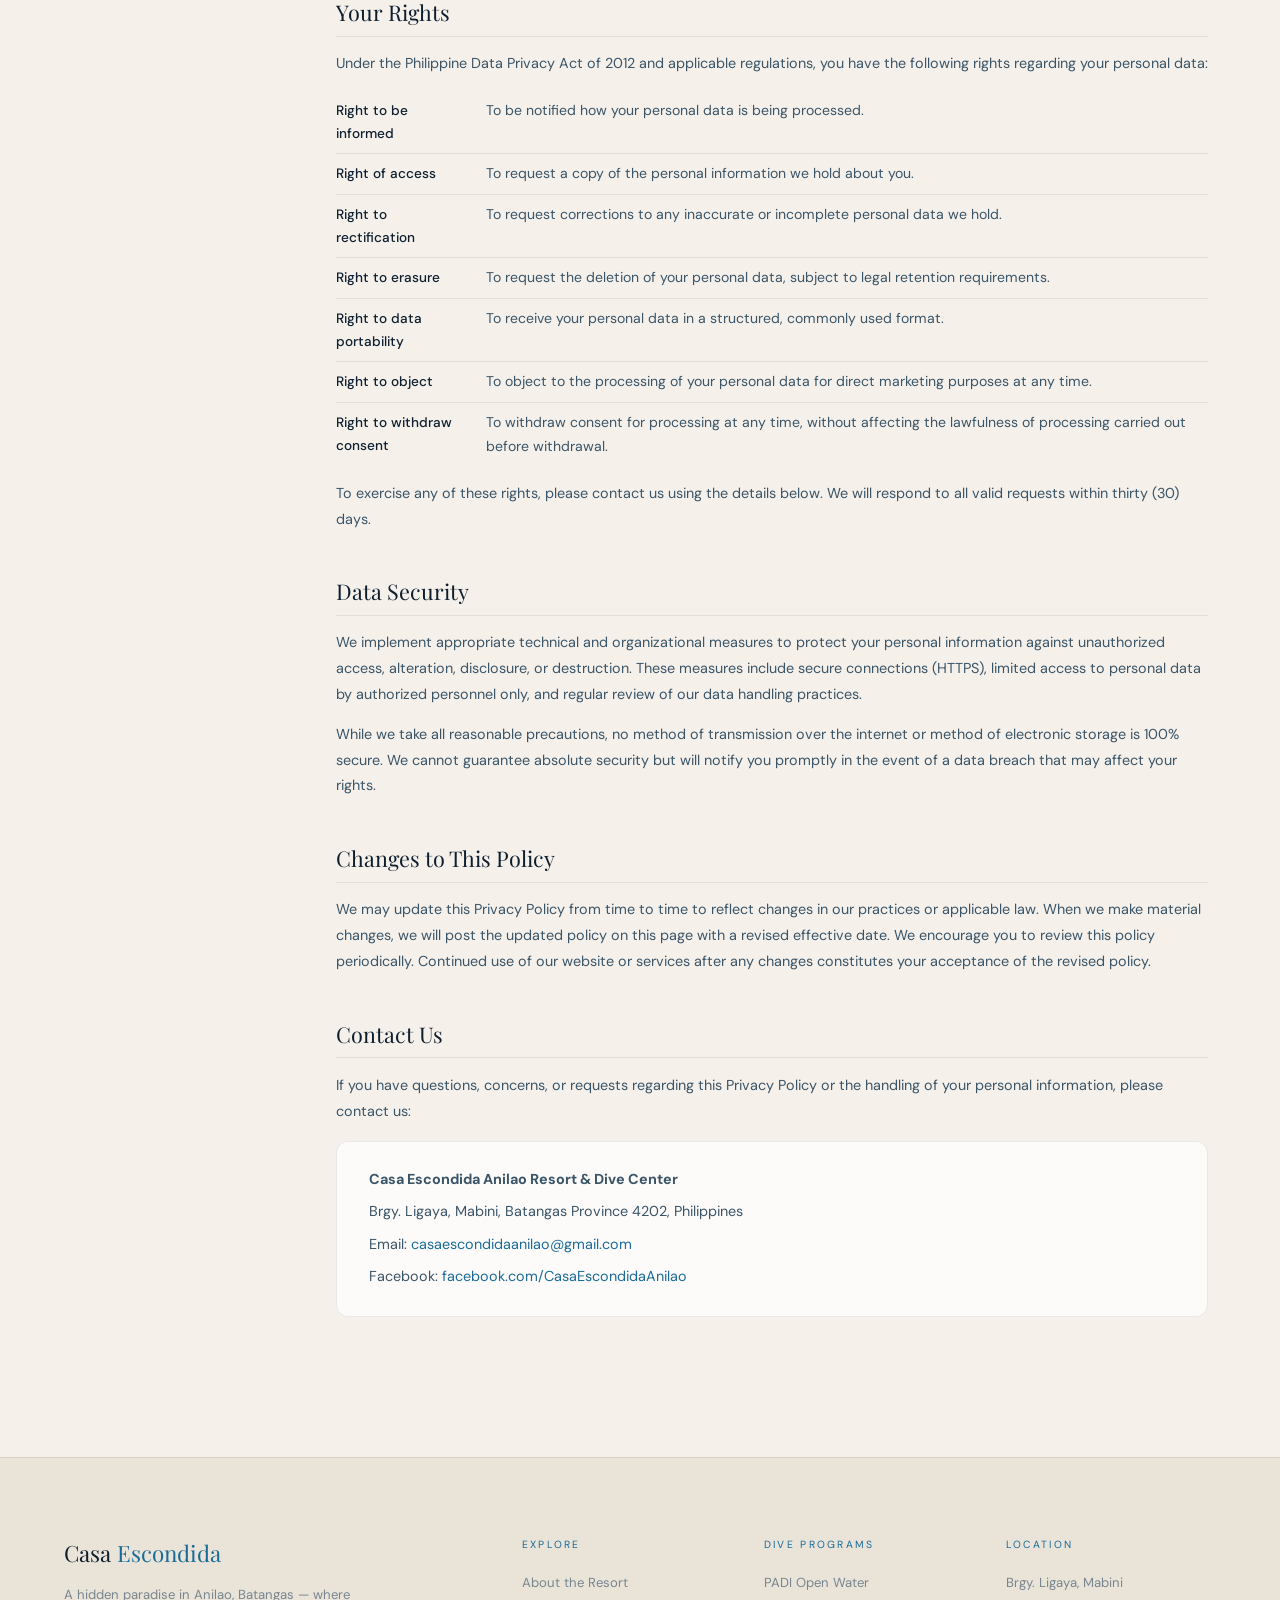
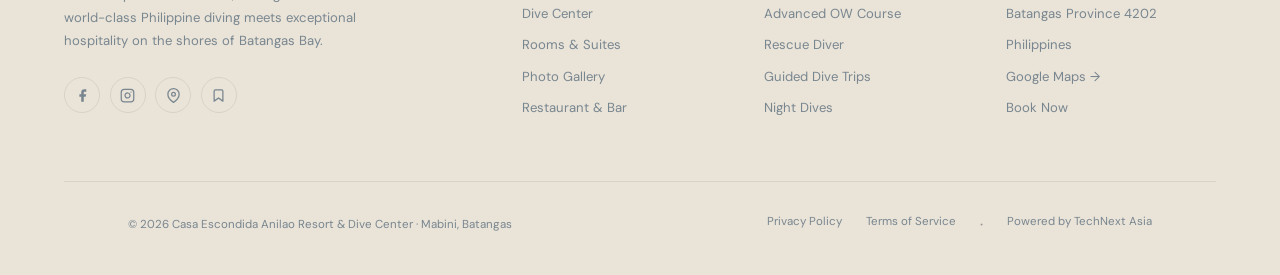
<file: privacy-policy.html>
﻿<!DOCTYPE html>
<html lang="en">
<head>
  <meta charset="UTF-8" />
  <link rel="stylesheet" href="style.css" />
  <script>(function(){var t=localStorage.getItem('ce-theme')||(matchMedia('(prefers-color-scheme:dark)').matches?'night':'day');document.documentElement.setAttribute('data-theme',t);})();</script>
  <meta name="viewport" content="width=device-width, initial-scale=1.0" />
  <title>Privacy Policy — Casa Escondida Anilao Resort & Dive Center</title>
  <link rel="canonical" href="https://www.casaescondida-anilao.com/privacy-policy.html" />
  <link rel="icon" href="data:image/svg+xml,<svg xmlns='http://www.w3.org/2000/svg' viewBox='0 0 100 100'><text y='.9em' font-size='90'>🤿</text></svg>" />
  <meta name="description" content="Privacy Policy for Casa Escondida Anilao Resort & Dive Center — how we collect, use, and protect your personal information." />
  <link rel="preconnect" href="https://fonts.googleapis.com" />
  <link rel="dns-prefetch" href="https://fonts.googleapis.com" />
  <link rel="dns-prefetch" href="https://fonts.gstatic.com" />
  <link rel="dns-prefetch" href="https://www.facebook.com" />
  <link rel="dns-prefetch" href="https://connect.facebook.net" />
  <link rel="dns-prefetch" href="https://www.instagram.com" />
  <link rel="dns-prefetch" href="https://www.tripadvisor.com.ph" />
  <link rel="dns-prefetch" href="https://www.booking.com" />
  <link rel="dns-prefetch" href="https://maps.google.com" />
  <link rel="preconnect" href="https://fonts.gstatic.com" crossorigin />
  <link rel="preload" href="https://fonts.googleapis.com/css2?family=Playfair+Display:ital,wght@0,300;0,400;0,500;1,300;1,400&family=DM+Sans:wght@300;400;500&display=swap" as="style" onload="this.onload=null;this.rel='stylesheet'" />
  <noscript><link rel="stylesheet" href="https://fonts.googleapis.com/css2?family=Playfair+Display:ital,wght@0,300;0,400;0,500;1,300;1,400&family=DM+Sans:wght@300;400;500&display=swap" /></noscript>
  <style>
    /* ── POLICY CONTENT ── */
    .policy-layout{max-width:1200px;margin:0 auto;padding:3rem 2rem 6rem;display:flex;gap:4rem;align-items:flex-start;}
    .policy-wrap{flex:1;max-width:none;margin:0;padding:0;}
    .policy-sidebar{width:200px;flex-shrink:0;position:sticky;top:90px;}
    .psb-title{font-size:.63rem;letter-spacing:.18em;text-transform:uppercase;color:var(--accent);margin-bottom:1rem;font-weight:600;}
    .psb-list{list-style:none;padding:0;margin:0;border-left:1px solid var(--border);}
    .psb-list a{display:block;padding:.42rem .9rem;font-size:.78rem;color:var(--text2);text-decoration:none;border-left:2px solid transparent;margin-left:-1px;transition:color .2s,border-color .2s,background .2s;}
    .psb-list a:hover,.psb-list a.active{color:var(--accent);border-left-color:var(--accent);}
    @media(max-width:900px){
      .policy-layout{flex-direction:column;gap:1.5rem;}
      .policy-sidebar{width:100%;position:static;}
      .psb-list{border-left:none;display:flex;flex-wrap:wrap;gap:.35rem;}
      .psb-list a{border-left:none;border:1px solid var(--border);border-radius:20px;padding:.3rem .8rem;font-size:.72rem;margin-left:0;}
      .psb-list a:hover,.psb-list a.active{border-color:var(--accent);background:var(--accent-g);}
    }
    .policy-section{margin-bottom:2.8rem;}
    .policy-section h2{font-family:'Playfair Display',serif;font-size:1.35rem;font-weight:400;color:var(--text);margin-bottom:0.9rem;padding-bottom:0.6rem;border-bottom:1px solid var(--border);}
    .policy-section p{color:var(--text2);font-size:0.9rem;line-height:1.8;margin-bottom:0.85rem;}
    .policy-section p:last-child{margin-bottom:0;}
    .policy-section ul{list-style:none;padding:0;margin:0.5rem 0 0.85rem;}
    .policy-section ul li{display:flex;align-items:flex-start;gap:0.55rem;color:var(--text2);font-size:0.88rem;line-height:1.7;margin-bottom:0.4rem;}
    .policy-section ul li::before{content:'·';color:var(--accent);font-size:1.2rem;flex-shrink:0;line-height:1.4;}
    .policy-effective{display:inline-block;font-size:0.72rem;letter-spacing:0.14em;text-transform:uppercase;color:var(--accent);background:var(--accent-g);border:1px solid rgba(77,194,232,0.25);border-radius:4px;padding:0.3rem 0.8rem;margin-bottom:2.2rem;}
    .policy-contact-box{background:var(--card);border:1px solid var(--border);border-radius:12px;padding:1.6rem 2rem;margin-top:1rem;}
    .policy-contact-box p{margin-bottom:0.4rem;}
    .policy-contact-box a{color:var(--accent);text-decoration:none;}
    .policy-contact-box a:hover{text-decoration:underline;}
    .policy-table{width:100%;border-collapse:collapse;margin:.5rem 0 .85rem;}
    .policy-table td{padding:.5rem 0;color:var(--text2);vertical-align:top;line-height:1.7;font-size:.88rem;}
    .policy-table tr+tr td{border-top:1px solid var(--border);}
    .policy-table td:first-child{color:var(--text);font-weight:500;padding-right:1.5rem;width:150px;min-width:100px;font-size:.85rem;}

    /* ── EYEBROW ── */
    .eyebrow.rv,.rv.eyebrow{font-size:.62rem;letter-spacing:.22em;text-transform:uppercase;color:var(--accent);font-weight:600;}

  </style>
</head>
<body>
<div id="pg-bar"></div>
<div id="cur-dot"></div>
<div id="cur-ring"></div>

<!-- Night mode ambient orbs -->
<div class="orb-layer" aria-hidden="true">
  <div class="orb orb-1"></div>
  <div class="orb orb-2"></div>
  <div class="orb orb-3"></div>
  <div class="orb orb-4"></div>
  <div class="orb orb-5"></div>
</div>

<!-- MOBILE NAV -->
<nav class="mobile-nav" id="mobileNav" aria-label="Mobile navigation" aria-hidden="true">
  <a href="index.html#about"   class="mob-link">About</a>
  <div class="mobile-nav-divider"></div>
  <a href="rooms.html"         class="mob-link">Rooms</a>
  <div class="mobile-nav-divider"></div>
  <a href="dive.html"          class="mob-link">Dive</a>
  <div class="mobile-nav-divider"></div>
  <a href="gallery.html"       class="mob-link">Gallery</a>
  <div class="mobile-nav-divider"></div>
  <a href="location.html"      class="mob-link">Location</a>
  <div class="mobile-nav-divider"></div>
  <a href="blog.html"          class="mob-link">Blog</a>
  <a href="index.html#booking" class="mob-link mobile-nav-cta">Book Now</a>
</nav>

<!-- NAV -->
<nav id="nav">
  <a href="index.html" class="nav-logo" aria-label="Casa Escondida — Home">
    <img decoding="async" height="44" width="180" fetchpriority="high" class="nav-logo-img nav-logo-night" src="images/Logo/Untitled_design__3_-removebg-preview.png" alt="Casa Escondida" loading="eager" />
    <img decoding="async" height="44" width="180" fetchpriority="high" class="nav-logo-img nav-logo-day" src="images/Logo/Untitled_design__2_-removebg-preview.png" alt="Casa Escondida" loading="eager" />
  </a>
  <ul class="nav-links">
    <li><a href="index.html#about">About</a></li>
    <li><a href="rooms.html">Rooms</a></li>
    <li><a href="dive.html">Dive</a></li>
    <li><a href="gallery.html">Gallery</a></li>
    <li><a href="location.html">Location</a></li>
    <li><a href="blog.html">Blog</a></li>
  </ul>
  <div class="nav-right">
    <button class="theme-toggle" id="themeBtn" aria-label="Toggle theme">
      <span class="toggle-icon" id="themeIcon">
        <svg id="icon-moon" viewBox="0 0 24 24" fill="none" stroke="currentColor" stroke-width="2" stroke-linecap="round" stroke-linejoin="round" style="width:15px;height:15px;display:block"><path d="M21 12.79A9 9 0 1 1 11.21 3 7 7 0 0 0 21 12.79z"/></svg>
        <svg id="icon-sun" viewBox="0 0 24 24" fill="none" stroke="currentColor" stroke-width="2" stroke-linecap="round" stroke-linejoin="round" style="width:15px;height:15px;display:none"><circle cx="12" cy="12" r="5"/><line x1="12" y1="1" x2="12" y2="3"/><line x1="12" y1="21" x2="12" y2="23"/><line x1="4.22" y1="4.22" x2="5.64" y2="5.64"/><line x1="18.36" y1="18.36" x2="19.78" y2="19.78"/><line x1="1" y1="12" x2="3" y2="12"/><line x1="21" y1="12" x2="23" y2="12"/><line x1="4.22" y1="19.78" x2="5.64" y2="18.36"/><line x1="18.36" y1="5.64" x2="19.78" y2="4.22"/></svg>
      </span>
      <div class="toggle-track"><div class="toggle-thumb"></div></div>
      <span id="themeLabel" style="font-size:.68rem;letter-spacing:.1em">Night</span>
    </button>
    <a href="index.html#booking" class="btn-book">Book Now</a>
    <button class="nav-hamburger" id="navHamburger" aria-label="Open menu" aria-expanded="false" aria-controls="mobileNav">
      <span></span><span></span><span></span>
    </button>
  </div>
</nav>

<!-- ═══ HERO ═══ -->
<section class="pg-hero" style="padding:8rem 0 4rem;background:var(--bg2);border-bottom:1px solid var(--border);">
  <div class="c">
    <div class="eyebrow" style="margin-bottom:0.6rem;font-size:.62rem;letter-spacing:.22em;text-transform:uppercase;color:var(--accent);font-weight:600">Casa Escondida</div>
    <h1 style="font-family:'Playfair Display',serif;font-size:clamp(2.2rem,5vw,3.5rem);font-weight:300;color:var(--text)">Privacy <em style="font-style:italic;color:var(--gold)">Policy</em></h1>
    <p style="color:var(--text2);margin-top:0.8rem;max-width:480px">How we collect, use, and protect your personal information at Casa Escondida Anilao.</p>
  </div>
</section>

<!-- ═══ POLICY CONTENT ═══ -->
<section style="background:var(--bg);border-top:1px solid var(--border);">
  <div class="policy-layout">

    <!-- SIDEBAR NAV -->
    <nav class="policy-sidebar" aria-label="Privacy policy sections">
      <div class="psb-title">Contents</div>
      <ul class="psb-list">
        <li><a href="#overview">Overview</a></li>
        <li><a href="#information-collected">Information We Collect</a></li>
        <li><a href="#how-we-use">How We Use Your Info</a></li>
        <li><a href="#cookies">Cookies</a></li>
        <li><a href="#third-party">Third-Party Services</a></li>
        <li><a href="#data-retention">Data Retention</a></li>
        <li><a href="#your-rights">Your Rights</a></li>
        <li><a href="#data-security">Data Security</a></li>
        <li><a href="#changes">Changes to This Policy</a></li>
        <li><a href="#contact-us">Contact Us</a></li>
      </ul>
    </nav>

    <!-- MAIN CONTENT -->
    <div class="policy-wrap">

    <div class="policy-effective">Effective Date: April 1, 2026</div>

    <div class="policy-section" id="overview">
      <h2>Overview</h2>
      <p>Casa Escondida Anilao Resort &amp; Dive Center ("we," "our," or "us") is committed to protecting your privacy. This Privacy Policy explains how we collect, use, disclose, and safeguard your personal information when you visit our website, make a reservation, or interact with our services. By using our website or booking with us, you agree to the terms described in this policy.</p>
      <p>This policy applies to guests, website visitors, and anyone who communicates with us in connection with our resort services. We are based in Mabini, Batangas, Philippines and operate under the applicable data privacy laws of the Republic of the Philippines, including the Data Privacy Act of 2012 (Republic Act No. 10173).</p>
    </div>

    <div class="policy-section" id="information-collected">
      <h2>Information We Collect</h2>
      <p>We collect personal information you provide directly to us, as well as information gathered automatically through your use of our website. This includes:</p>
      <table class="policy-table">
        <tr><td>Identity information</td><td>Full name, nationality, and date of birth (required for check-in and dive certification verification).</td></tr>
        <tr><td>Contact details</td><td>Email address, phone number, and postal address.</td></tr>
        <tr><td>Booking information</td><td>Reservation dates, room type, number of guests, special requests, and dive package selections.</td></tr>
        <tr><td>Payment information</td><td>We do not store full credit card numbers. Payments processed through third-party platforms (e.g., Booking.com, PayPal) are governed by those providers' privacy policies.</td></tr>
        <tr><td>Dive certification records</td><td>PADI or equivalent certification number and level, required for participation in dive activities.</td></tr>
        <tr><td>Health declaration data</td><td>General medical fitness declarations required for safe diving participation, processed with your explicit consent.</td></tr>
        <tr><td>Technical data</td><td>IP address, browser type, device information, pages visited, and cookies — collected automatically when you browse our website.</td></tr>
        <tr><td>Communications</td><td>Messages, inquiries, and feedback you send us by email, social media, or contact forms.</td></tr>
      </table>
    </div>

    <div class="policy-section" id="how-we-use">
      <h2>How We Use Your Information</h2>
      <p>We use the information we collect for the following purposes:</p>
      <table class="policy-table">
        <tr><td>Reservations &amp; operations</td><td>Processing and confirming bookings, coordinating check-in and check-out, managing dive schedules, and communicating pre-arrival details.</td></tr>
        <tr><td>Safety &amp; compliance</td><td>Verifying dive certifications, processing medical fitness declarations, and complying with Philippine tourism and maritime safety regulations.</td></tr>
        <tr><td>Communications</td><td>Responding to your inquiries, sending booking confirmations and reminders, and providing important updates about your reservation.</td></tr>
        <tr><td>Marketing (opt-out)</td><td>With your consent, we may send newsletters, promotional offers, and seasonal updates. You may opt out at any time via the unsubscribe link or by writing to casaescondidaanilao@gmail.com.</td></tr>
        <tr><td>Website improvement</td><td>Analyzing website traffic and user behavior to improve the functionality and content of our site.</td></tr>
        <tr><td>Legal obligations</td><td>Complying with applicable laws, resolving disputes, and enforcing our policies.</td></tr>
      </table>
      <p>We do not sell, rent, or trade your personal information to third parties for their own marketing purposes.</p>
    </div>

    <div class="policy-section" id="cookies">
      <h2>Cookies</h2>
      <p>Our website uses cookies — small text files stored on your device — to enhance your browsing experience. We use:</p>
      <table class="policy-table">
        <tr><td>Essential cookies</td><td>Required for core website functionality such as session management and security.</td></tr>
        <tr><td>Analytics cookies</td><td>We use Google Analytics to understand how visitors interact with our website. This data is anonymized and used solely to improve our content and user experience.</td></tr>
        <tr><td>Preference cookies</td><td>Used to remember your display preferences, such as your selected language or theme (day/night mode).</td></tr>
        <tr><td>Translation cookies</td><td>When you use the language selector, a cookie is set to remember your language preference across pages.</td></tr>
      </table>
      <p>Most web browsers allow you to control or disable cookies through browser settings. Disabling essential cookies may affect the functionality of our website. By continuing to use our site, you consent to our use of cookies as described above.</p>
    </div>

    <div class="policy-section" id="third-party">
      <h2>Third-Party Services</h2>
      <p>We work with trusted third-party service providers to operate our website and business. These include:</p>
      <table class="policy-table">
        <tr><td>Google Maps</td><td>Used on our Location page to display our resort's location. Google's privacy policy governs any data collected through their Maps service.</td></tr>
        <tr><td>Booking.com</td><td>Guests who book through Booking.com are subject to their privacy policy. Information shared with us from Booking.com is used solely to process your reservation.</td></tr>
        <tr><td>Facebook / Meta</td><td>We maintain a Facebook page and may use Facebook Pixel for analytics purposes. Meta's data policy applies to interactions on their platform.</td></tr>
        <tr><td>Google Translate</td><td>Our website offers optional language translation via Google Translate. Use of this feature is subject to Google's privacy policy.</td></tr>
        <tr><td>Email service providers</td><td>We use third-party email platforms to send transactional and marketing communications, subject to data processing agreements with those providers.</td></tr>
      </table>
      <p>We require all third-party service providers to respect the security of your data and to treat it in accordance with applicable law.</p>
    </div>

    <div class="policy-section" id="data-retention">
      <h2>Data Retention</h2>
      <p>We retain your personal information for as long as necessary to fulfill the purposes for which it was collected, including to satisfy legal, accounting, and reporting requirements. In general:</p>
      <ul>
        <li>Reservation and guest records are retained for a minimum of five (5) years in compliance with Philippine tax and tourism regulations.</li>
        <li>Dive certification and medical form records are retained for three (3) years following your last dive activity with us.</li>
        <li>Marketing contact lists are maintained until you opt out or request deletion, after which we remove your details within thirty (30) days.</li>
        <li>Website analytics data is retained in aggregate, anonymized form and does not contain personally identifiable information beyond the standard retention period of Google Analytics.</li>
      </ul>
      <p>When your information is no longer required, we securely delete or anonymize it in accordance with our data destruction procedures.</p>
    </div>

    <div class="policy-section" id="your-rights">
      <h2>Your Rights</h2>
      <p>Under the Philippine Data Privacy Act of 2012 and applicable regulations, you have the following rights regarding your personal data:</p>
      <table class="policy-table">
        <tr><td>Right to be informed</td><td>To be notified how your personal data is being processed.</td></tr>
        <tr><td>Right of access</td><td>To request a copy of the personal information we hold about you.</td></tr>
        <tr><td>Right to rectification</td><td>To request corrections to any inaccurate or incomplete personal data we hold.</td></tr>
        <tr><td>Right to erasure</td><td>To request the deletion of your personal data, subject to legal retention requirements.</td></tr>
        <tr><td>Right to data portability</td><td>To receive your personal data in a structured, commonly used format.</td></tr>
        <tr><td>Right to object</td><td>To object to the processing of your personal data for direct marketing purposes at any time.</td></tr>
        <tr><td>Right to withdraw consent</td><td>To withdraw consent for processing at any time, without affecting the lawfulness of processing carried out before withdrawal.</td></tr>
      </table>
      <p>To exercise any of these rights, please contact us using the details below. We will respond to all valid requests within thirty (30) days.</p>
    </div>

    <div class="policy-section" id="data-security">
      <h2>Data Security</h2>
      <p>We implement appropriate technical and organizational measures to protect your personal information against unauthorized access, alteration, disclosure, or destruction. These measures include secure connections (HTTPS), limited access to personal data by authorized personnel only, and regular review of our data handling practices.</p>
      <p>While we take all reasonable precautions, no method of transmission over the internet or method of electronic storage is 100% secure. We cannot guarantee absolute security but will notify you promptly in the event of a data breach that may affect your rights.</p>
    </div>

    <div class="policy-section" id="changes">
      <h2>Changes to This Policy</h2>
      <p>We may update this Privacy Policy from time to time to reflect changes in our practices or applicable law. When we make material changes, we will post the updated policy on this page with a revised effective date. We encourage you to review this policy periodically. Continued use of our website or services after any changes constitutes your acceptance of the revised policy.</p>
    </div>

    <div class="policy-section" id="contact-us">
      <h2>Contact Us</h2>
      <p>If you have questions, concerns, or requests regarding this Privacy Policy or the handling of your personal information, please contact us:</p>
      <div class="policy-contact-box">
        <p><strong>Casa Escondida Anilao Resort &amp; Dive Center</strong></p>
        <p>Brgy. Ligaya, Mabini, Batangas Province 4202, Philippines</p>
        <p>Email: <a href="mailto:casaescondidaanilao@gmail.com">casaescondidaanilao@gmail.com</a></p>
        <p>Facebook: <a href="https://web.facebook.com/CasaEscondidaAnilao/" target="_blank" rel="noopener noreferrer">facebook.com/CasaEscondidaAnilao</a></p>
      </div>
    </div>

    </div><!-- /.policy-wrap -->
  </div><!-- /.policy-layout -->
</section>

<!-- ═══ FOOTER ═══ -->
<footer class="site-footer">
  <div class="c">
    <div class="foot-grid">
      <div>
        <a href="index.html" class="foot-logo">Casa <span>Escondida</span></a>
        <p class="foot-desc">A hidden paradise in Anilao, Batangas — where world-class Philippine diving meets exceptional hospitality on the shores of Batangas Bay.</p>
        <div class="foot-socials">
          <a href="https://web.facebook.com/CasaEscondidaAnilao/" target="_blank" rel="noopener noreferrer" class="soc" aria-label="Facebook">
            <svg class="fill-icon" viewBox="0 0 24 24" aria-hidden="true"><path d="M18 2h-3a5 5 0 0 0-5 5v3H7v4h3v8h4v-8h3l1-4h-4V7a1 1 0 0 1 1-1h3z"/></svg>
          </a>
          <a href="https://www.instagram.com/casaescondidaanilao/" target="_blank" rel="noopener noreferrer" class="soc" aria-label="Instagram">
            <svg viewBox="0 0 24 24" aria-hidden="true"><rect x="2" y="2" width="20" height="20" rx="5" ry="5"/><path d="M16 11.37A4 4 0 1 1 12.63 8 4 4 0 0 1 16 11.37z"/><line x1="17.5" y1="6.5" x2="17.51" y2="6.5"/></svg>
          </a>
          <a href="https://www.tripadvisor.com.ph/Hotel_Review-g1587920-d10086753-Reviews-Casa_Escondida_Anilao_Resort_Dive_Center-Mabini_Batangas_Province_Calabarzon_Region_.html" target="_blank" rel="noopener noreferrer" class="soc" aria-label="TripAdvisor">
            <svg viewBox="0 0 24 24" aria-hidden="true"><path d="M21 10c0 7-9 13-9 13s-9-6-9-13a9 9 0 0 1 18 0z"/><circle cx="12" cy="10" r="3"/></svg>
          </a>
          <a href="https://www.booking.com/hotel/ph/casa-escondida-anilao-resort-amp-dive-center.en-gb.html" target="_blank" rel="noopener noreferrer" class="soc" aria-label="Booking.com">
            <svg viewBox="0 0 24 24" aria-hidden="true"><path d="M19 21l-7-5-7 5V5a2 2 0 0 1 2-2h10a2 2 0 0 1 2 2z"/></svg>
          </a>
        </div>
      </div>
      <div class="foot-col-links">
        <div>
          <div class="foot-h">Explore</div>
          <ul class="foot-links">
            <li><a href="index.html#about">About the Resort</a></li>
            <li><a href="dive.html">Dive Center</a></li>
            <li><a href="rooms.html">Rooms &amp; Suites</a></li>
            <li><a href="gallery.html">Photo Gallery</a></li>
            <li><a href="index.html#dining">Restaurant &amp; Bar</a></li>
          </ul>
        </div>
        <div>
          <div class="foot-h">Dive Programs</div>
          <ul class="foot-links">
            <li><a href="dive.html#courses">PADI Open Water</a></li>
            <li><a href="dive.html#courses">Advanced OW Course</a></li>
            <li><a href="dive.html#courses">Rescue Diver</a></li>
            <li><a href="dive.html#packages">Guided Dive Trips</a></li>
            <li><a href="dive.html#packages">Night Dives</a></li>
          </ul>
        </div>
        <div>
          <div class="foot-h">Location</div>
          <ul class="foot-links">
            <li><a href="location.html">Brgy. Ligaya, Mabini</a></li>
            <li><a href="location.html">Batangas Province 4202</a></li>
            <li><a href="location.html">Philippines</a></li>
            <li><a href="https://www.google.com/maps/place/Casa+Escondida+Anilao+Resort+%26+Dive+Center/@13.7277078,120.884266,17z/data=!4m9!3m8!1s0x33bda9eff584af69:0x81011df456c41163!5m2!4m1!1i2!8m2!3d13.7277078!4d120.884266!16s%2Fg%2F11cmh4mhpm?entry=ttu&g_ep=EgoyMDI2MDQyMi4wIKXMDSoASAFQAw%3D%3D" target="_blank" rel="noopener noreferrer">Google Maps →</a></li>
            <li><a href="index.html#booking">Book Now</a></li>
          </ul>
        </div>
      </div>
    </div>
    <div class="foot-bottom">
      <div class="foot-copy">© 2026 Casa Escondida Anilao Resort &amp; Dive Center · Mabini, Batangas</div>
      <div class="foot-legal">
        <a href="privacy-policy.html">Privacy Policy</a>
        <a href="terms-of-service.html">Terms of Service</a>
        <span style="color:var(--text-muted);opacity:.4">·</span>
        <a href="https://technext.asia" target="_blank" rel="noopener noreferrer" class="foot-powered-link">Powered by <span class="tn-brand">TechNext Asia</span></a>
      </div>
    </div>
  </div>
</footer>


<script>
  /* ── Theme Toggle ── */
  const html = document.documentElement;
  const syncThemeUI = () => {
    const n = html.getAttribute('data-theme') === 'night';
    document.getElementById('icon-moon').style.display = n ? 'block' : 'none';
    document.getElementById('icon-sun').style.display  = n ? 'none'  : 'block';
    document.getElementById('themeLabel').textContent = n ? 'Night' : 'Day';
  };
  syncThemeUI();
  document.getElementById('themeBtn').addEventListener('click', () => {
    const night = html.getAttribute('data-theme') === 'night';
    const next = night ? 'day' : 'night';
    html.setAttribute('data-theme', next);
    localStorage.setItem('ce-theme', next);
    syncThemeUI();
  });
  matchMedia('(prefers-color-scheme:dark)').addEventListener('change', e => {
    if (!localStorage.getItem('ce-theme')) { html.setAttribute('data-theme', e.matches ? 'night' : 'day'); syncThemeUI(); }
  });

  /* ── Mobile Nav ── */
  const hamburger = document.getElementById('navHamburger');
  const mobileNav = document.getElementById('mobileNav');
  hamburger.addEventListener('click', () => {
    const open = mobileNav.classList.toggle('open');
    mobileNav.style.display = open ? 'flex' : 'none';
    hamburger.setAttribute('aria-expanded', open);
  });

  /* ── Navbar scroll ── */
  const nav = document.getElementById('nav');
  window.addEventListener('scroll', () => {
    const _m=window.innerWidth<=768;nav.style.padding=window.scrollY>40?(_m?'.5rem 1.5rem':'.5rem 4rem'):(_m?'1rem 1.5rem':'.75rem 4rem');
  }, { passive: true });

  /* ── Custom Cursor ── */
  const dot = document.getElementById('cur-dot');
  const ring = document.getElementById('cur-ring');
  if (dot && ring) {
    let rx = 0, ry = 0;
    document.addEventListener('mousemove', e => {
      dot.style.left = e.clientX + 'px'; dot.style.top = e.clientY + 'px';
      rx += (e.clientX - rx) * 0.12; ry += (e.clientY - ry) * 0.12;
      ring.style.left = rx + 'px'; ring.style.top = ry + 'px';
    });
    document.querySelectorAll('a,button').forEach(el => {
      el.addEventListener('mouseenter', () => document.body.classList.add('cur-hover'));
      el.addEventListener('mouseleave', () => document.body.classList.remove('cur-hover'));
    });
    document.addEventListener('mousedown', () => document.body.classList.add('cur-click'));
    document.addEventListener('mouseup', () => document.body.classList.remove('cur-click'));
  }

  /* ── Ripple & Cursor Trail ── */
  (function(){
    const cvs = document.createElement('canvas');
    cvs.style.cssText = 'position:fixed;top:0;left:0;width:100%;height:100%;pointer-events:none;z-index:99998;mix-blend-mode:screen;';
    document.body.appendChild(cvs);
    const ctx = cvs.getContext('2d');
    let W, H;
    const resize = () => { W = cvs.width = window.innerWidth; H = cvs.height = window.innerHeight; };
    resize();
    window.addEventListener('resize', resize);
    const ripples = [], particles = [];
    let mx = -999, my = -999;
    window.addEventListener('click', e => {
      const x = e.clientX, y = e.clientY;
      ripples.push({ x, y, r:0, maxR:12, alpha:1, speed:7, type:'flash', delay:0 });
      [{maxR:60,speed:3.2,alpha:.9,delay:0},{maxR:105,speed:5,alpha:.7,delay:4},{maxR:155,speed:7,alpha:.5,delay:9},{maxR:220,speed:9,alpha:.3,delay:15}]
        .forEach(cfg => ripples.push({ x, y, r:0, type:'ring', ...cfg }));
      for (let i=0;i<18;i++){
        const ang=(i/18)*Math.PI*2, spd=2+Math.random()*4;
        particles.push({x,y,vx:Math.cos(ang)*spd,vy:Math.sin(ang)*spd,r:2+Math.random()*2,life:1,decay:.022+Math.random()*.018,trail:false});
      }
      for (let i=0;i<8;i++) particles.push({x,y,vx:(Math.random()-.5)*2,vy:(Math.random()-.5)*2-1,r:1.5,life:1,decay:.05+Math.random()*.04,trail:false});
    });
    window.addEventListener('mousemove', e => {
      const dx=e.clientX-mx, dy=e.clientY-my;
      if (dx*dx+dy*dy>50){ mx=e.clientX; my=e.clientY;
        for(let i=0;i<4;i++) particles.push({x:mx+(Math.random()-.5)*6,y:my+(Math.random()-.5)*6,vx:(Math.random()-.5)*.5,vy:(Math.random()-.5)*.5-.5,r:1+Math.random()*2.5,life:1,decay:.045+Math.random()*.03,trail:true});
      }
    });
    function loop(){
      ctx.clearRect(0,0,W,H);
      for(let i=ripples.length-1;i>=0;i--){
        const rp=ripples[i];
        if(rp.delay>0){rp.delay--;continue;}
        rp.r+=rp.speed;
        const prog=rp.r/rp.maxR;
        if(prog>=1){ripples.splice(i,1);continue;}
        if(rp.type==='flash'){
          const a=rp.alpha*(1-prog);
          const grd=ctx.createRadialGradient(rp.x,rp.y,0,rp.x,rp.y,rp.r);
          grd.addColorStop(0,`rgba(180,240,255,${a})`);grd.addColorStop(.5,`rgba(77,194,232,${a*.6})`);grd.addColorStop(1,`rgba(77,194,232,0)`);
          ctx.beginPath();ctx.arc(rp.x,rp.y,rp.r,0,Math.PI*2);ctx.fillStyle=grd;ctx.fill();
        } else {
          const ease=1-prog*prog, a=rp.alpha*ease;
          ctx.beginPath();ctx.arc(rp.x,rp.y,rp.r,0,Math.PI*2);
          ctx.strokeStyle=`rgba(77,194,232,${a})`;ctx.lineWidth=Math.max(2.5*(1-prog*.7),.5);ctx.stroke();
          if(rp.r>20){ctx.beginPath();ctx.arc(rp.x,rp.y,rp.r*.65,0,Math.PI*2);ctx.strokeStyle=`rgba(140,220,248,${a*.35})`;ctx.lineWidth=1;ctx.stroke();}
          if(prog<.3){const grd=ctx.createRadialGradient(rp.x,rp.y,0,rp.x,rp.y,rp.r);grd.addColorStop(0,'rgba(77,194,232,0)');grd.addColorStop(.75,'rgba(77,194,232,0)');grd.addColorStop(1,`rgba(77,194,232,${a*.18})`);ctx.beginPath();ctx.arc(rp.x,rp.y,rp.r,0,Math.PI*2);ctx.fillStyle=grd;ctx.fill();}
        }
      }
      for(let i=particles.length-1;i>=0;i--){
        const p=particles[i];
        p.x+=p.vx;p.y+=p.vy;
        if(!p.trail)p.vy+=.06;
        p.life-=p.decay;
        if(p.life<=0){particles.splice(i,1);continue;}
        const a=p.life*(p.trail?.55:.85), r=Math.max(p.r*p.life,.3);
        const grd=ctx.createRadialGradient(p.x,p.y,0,p.x,p.y,r*2.5);
        grd.addColorStop(0,`rgba(190,245,255,${a})`);grd.addColorStop(.4,`rgba(77,194,232,${a*.7})`);grd.addColorStop(1,'rgba(77,194,232,0)');
        ctx.beginPath();ctx.arc(p.x,p.y,r*2.5,0,Math.PI*2);ctx.fillStyle=grd;ctx.fill();
      }
      requestAnimationFrame(loop);
    }
    loop();
  })();
</script>

<script>
(function(){
  var bar=document.getElementById('pg-bar');
  if(!bar)return;
  document.querySelectorAll('a[href]').forEach(function(a){
    var h=a.getAttribute('href')||'';
    if(!h.startsWith('#')&&!h.startsWith('http')&&!h.startsWith('mailto:')&&!a.target&&!a.classList.contains('nav-logo')){
      a.addEventListener('click',function(){bar.style.width='70%';bar.style.opacity='1';});
    }
  });
  window.addEventListener('pageshow',function(){bar.classList.add('done');});
})();
</script>
</body>
</html>
</file>
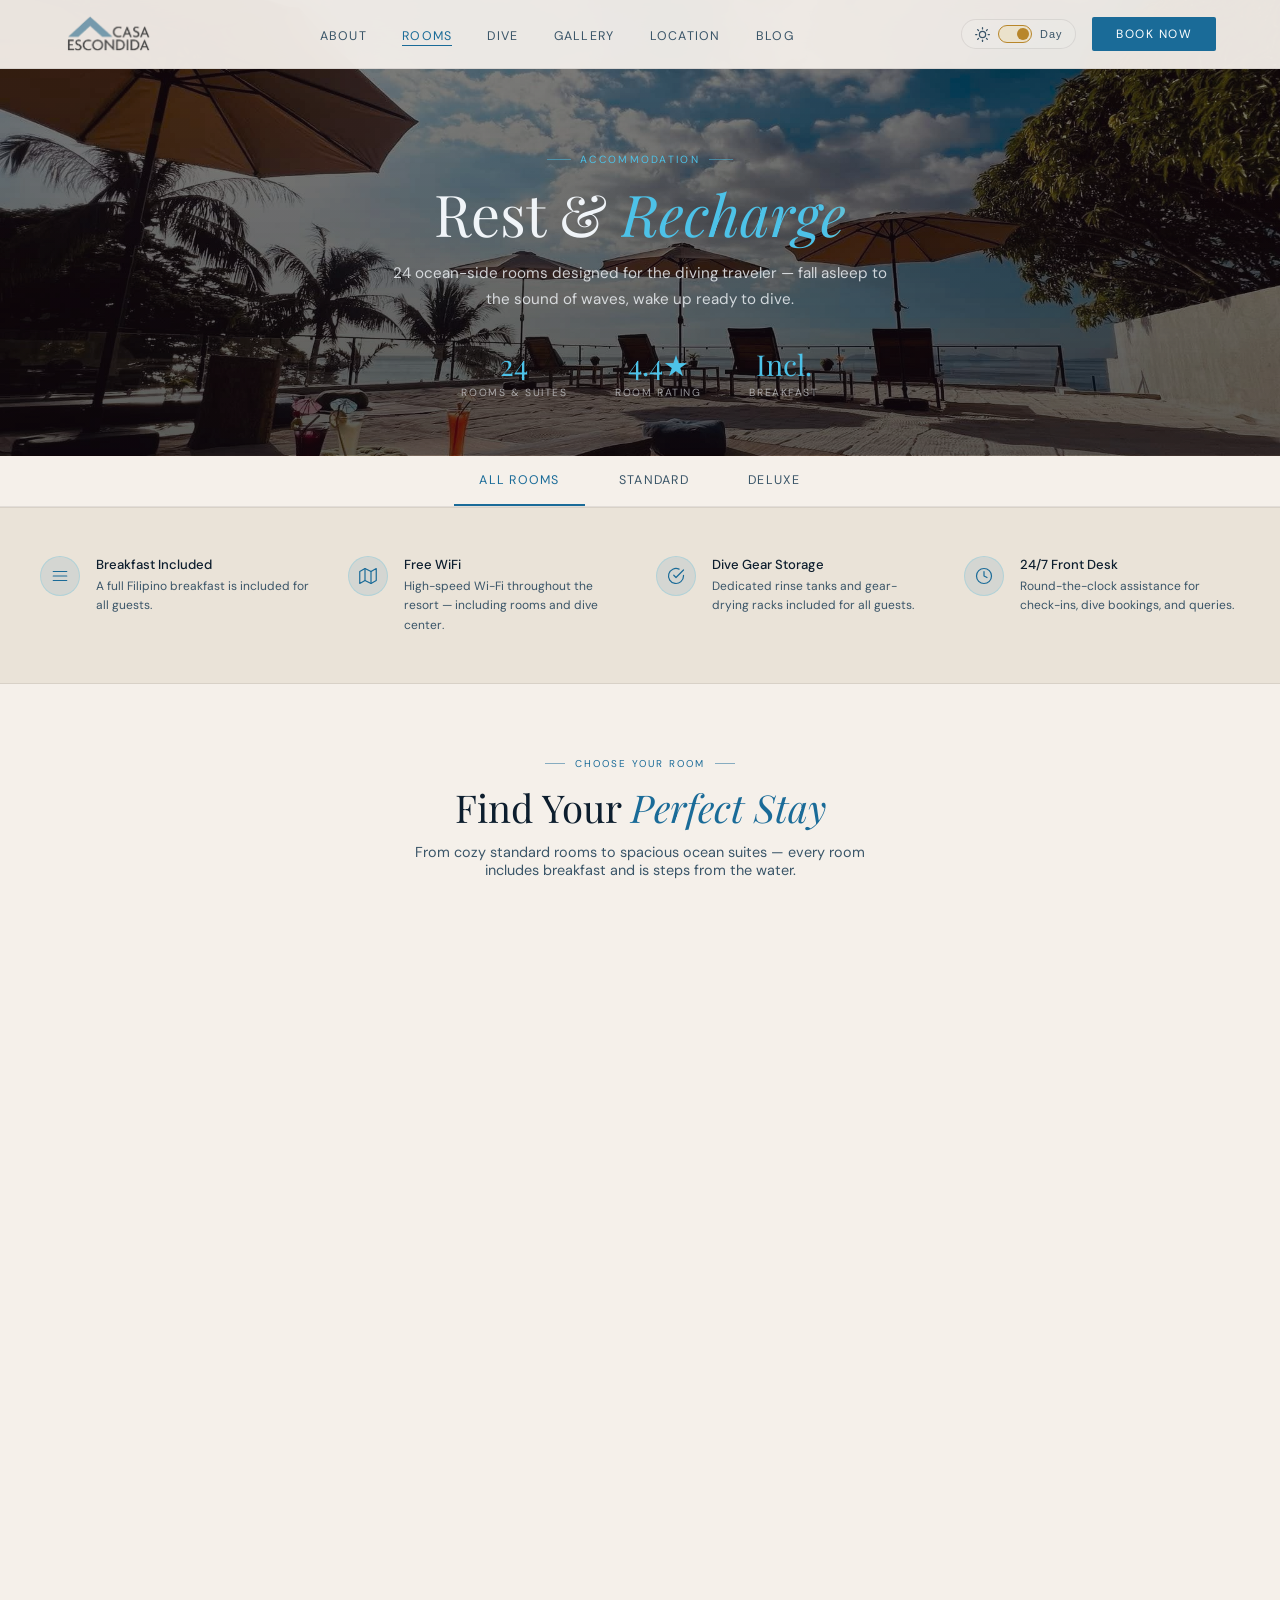
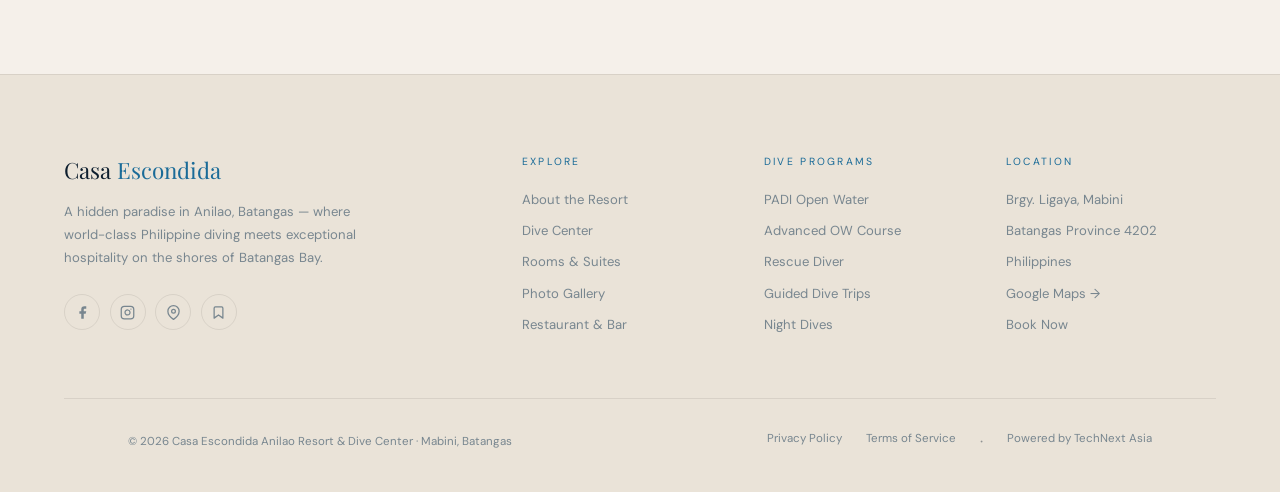
<file: rooms.html>
﻿<!DOCTYPE html>
<html lang="en">
<head>
  <link rel="preload" as="image" href="images/background/594413266_1405022098297117_5892045775093709556_n.jpg" />

  <meta charset="UTF-8" />
  <link rel="stylesheet" href="style.css" />
  <script>(function(){var t=localStorage.getItem('ce-theme')||(matchMedia('(prefers-color-scheme:dark)').matches?'night':'day');document.documentElement.setAttribute('data-theme',t);})();</script>
  <meta name="viewport" content="width=device-width, initial-scale=1.0" />
  <title>Rooms & Suites — Casa Escondida Anilao Resort & Dive Center</title>
  <link rel="canonical" href="https://www.casaescondida-anilao.com/rooms.html" />
  <link rel="icon" href="data:image/svg+xml,<svg xmlns='http://www.w3.org/2000/svg' viewBox='0 0 100 100'><text y='.9em' font-size='90'>🤿</text></svg>" />
  <meta name="description" content="31 ocean-side rooms and suites at Casa Escondida Anilao — standard doubles to spacious ocean suites and family rooms. Breakfast included for all guests." />
  <meta name="keywords" content="Anilao resort rooms, beachfront accommodation Anilao, Batangas dive resort rooms, ocean view rooms Mabini, Casa Escondida rooms and suites, dive resort accommodation Philippines" />
  <meta property="og:type" content="website" />
  <meta property="og:title" content="Rooms &amp; Suites — Casa Escondida Anilao Resort" />
  <meta property="og:description" content="31 ocean-side rooms and suites at Casa Escondida Anilao — standard doubles to spacious ocean suites and family rooms. Breakfast included for all guests." />
  <meta property="og:image" content="https://www.casaescondida-anilao.com/images/background/594413266_1405022098297117_5892045775093709556_n.jpg" />
  <meta property="og:url" content="https://www.casaescondida-anilao.com/rooms.html" />
  <meta property="og:site_name" content="Casa Escondida Anilao" />
  <meta name="twitter:card" content="summary_large_image" />
  <meta name="twitter:title" content="Rooms &amp; Suites — Casa Escondida Anilao" />
  <meta name="twitter:description" content="Ocean-side rooms and suites in Anilao, Batangas. Breakfast included. Steps from world-class dive sites." />
  <meta name="twitter:image" content="https://www.casaescondida-anilao.com/images/background/594413266_1405022098297117_5892045775093709556_n.jpg" />
  <link rel="preconnect" href="https://fonts.googleapis.com" />
  <link rel="dns-prefetch" href="https://fonts.googleapis.com" />
  <link rel="dns-prefetch" href="https://fonts.gstatic.com" />
  <link rel="dns-prefetch" href="https://www.facebook.com" />
  <link rel="dns-prefetch" href="https://connect.facebook.net" />
  <link rel="dns-prefetch" href="https://www.instagram.com" />
  <link rel="dns-prefetch" href="https://www.tripadvisor.com.ph" />
  <link rel="dns-prefetch" href="https://www.booking.com" />
  <link rel="dns-prefetch" href="https://maps.google.com" />
  <link rel="dns-prefetch" href="https://img.youtube.com" />
  <link rel="preconnect" href="https://fonts.gstatic.com" crossorigin />
  <link rel="preload" href="https://fonts.googleapis.com/css2?family=Playfair+Display:ital,wght@0,300;0,400;0,500;1,300;1,400&family=DM+Sans:wght@300;400;500&display=swap" as="style" onload="this.onload=null;this.rel='stylesheet'" />
  <noscript><link rel="stylesheet" href="https://fonts.googleapis.com/css2?family=Playfair+Display:ital,wght@0,300;0,400;0,500;1,300;1,400&family=DM+Sans:wght@300;400;500&display=swap" /></noscript>
  <style>
/* ── HERO ── */
    .r-hero{padding:9rem 4rem 3.5rem;text-align:center;background:linear-gradient(180deg,rgba(4,8,15,0.50) 0%,rgba(4,8,15,0.65) 100%),url('images/background/493830810_1210639744402021_2792086324574288650_n.jpg') center 40% / cover no-repeat;border-bottom:1px solid var(--border);}
    .r-eyebrow{display:inline-flex;align-items:center;gap:.6rem;font-size:.65rem;letter-spacing:.22em;text-transform:uppercase;color:#4dc2e8;margin-bottom:1rem;}
    .r-eyebrow::before,.r-eyebrow::after{content:'';width:24px;height:1px;background:#4dc2e8;opacity:.5;}
    .r-h1{font-family:'Playfair Display',serif;font-size:clamp(2.2rem,4.5vw,3.6rem);font-weight:400;line-height:1.1;margin-bottom:1rem;color:#f0f4f8;}
    .r-h1 em{font-style:italic;background:linear-gradient(90deg,#4dc2e8 30%,#e8c56a 55%,#4dc2e8 70%);background-size:300% auto;-webkit-background-clip:text;background-clip:text;-webkit-text-fill-color:transparent;animation:glint 4s ease-in-out infinite;}
    @keyframes glint{0%,90%,100%{background-position:200% center;}40%{background-position:-100% center;}}
    .r-sub{color:rgba(240,244,248,0.82);font-size:.95rem;max-width:520px;margin:0 auto 2rem;line-height:1.7;}
    .r-stats{display:flex;justify-content:center;gap:3rem;margin-top:2rem;flex-wrap:wrap;}
    .r-stat{text-align:center;}
    .r-stat-n{font-family:'Playfair Display',serif;font-size:1.8rem;font-weight:300;color:#4dc2e8;}
    .r-stat-l{font-size:.65rem;letter-spacing:.15em;text-transform:uppercase;color:rgba(240,244,248,0.6);margin-top:.2rem;}

    /* ── FILTER BAR ── */
    .filter-bar{position:sticky;top:65px;z-index:100;background:var(--bg);border-bottom:1px solid var(--border);padding:0 2rem;display:flex;justify-content:center;align-items:stretch;gap:.5rem;overflow-x:auto;transition:background .5s;}
    .filter-btn{padding:1rem 1.6rem;border:none;border-bottom:2px solid transparent;background:none;color:var(--text2);font-size:.78rem;letter-spacing:.1em;text-transform:uppercase;cursor:pointer;transition:all .3s;white-space:nowrap;font-family:'DM Sans',sans-serif;}
    .filter-btn:hover{color:var(--accent);}
    .filter-btn.active{color:var(--accent);border-bottom-color:var(--accent);}
    @media(max-width:768px){.filter-bar{padding:0 1rem;}}

    /* ── SECTION ── */
    .sec-wrap{max-width:1300px;margin:0 auto;padding:4rem 2.5rem 5rem;}
    @media(max-width:768px){.sec-wrap{padding:3rem 1rem 4rem;}}
    .sec-header{text-align:center;margin-bottom:3rem;}
    .sec-eyebrow{display:inline-flex;align-items:center;gap:.6rem;font-size:.62rem;letter-spacing:.2em;text-transform:uppercase;color:var(--accent);margin-bottom:.7rem;}
    .sec-eyebrow::before,.sec-eyebrow::after{content:'';width:20px;height:1px;background:var(--accent);opacity:.5;}
    .sec-h2{font-family:'Playfair Display',serif;font-size:clamp(1.8rem,3vw,2.4rem);font-weight:400;margin-bottom:.6rem;}
    .sec-h2 em{font-style:italic;color:var(--accent);}
    .sec-sub{color:var(--text2);font-size:.9rem;max-width:500px;margin:0 auto;}

    /* ── ROOM CARDS ── */
    .rooms-grid{display:grid;grid-template-columns:repeat(2,1fr);gap:2rem;}
    @media(max-width:900px){.rooms-grid{grid-template-columns:1fr;}}

    .room-card{background:var(--card);border:1px solid var(--border);border-radius:6px;overflow:hidden;transition:transform .35s,box-shadow .35s,border-color .35s;display:flex;flex-direction:column;}
    .room-card:hover{transform:translateY(-6px);box-shadow:0 20px 60px rgba(0,0,0,.28);border-color:var(--border2);}
    .room-card.featured{border-color:rgba(232,197,106,.3);}
    .room-card.featured:hover{border-color:rgba(232,197,106,.6);box-shadow:0 20px 60px rgba(0,0,0,.28),0 0 0 1px rgba(232,197,106,.2);}

    .rm-photo{position:relative;height:280px;overflow:hidden;flex-shrink:0;}
    .rm-photo img{width:100%;height:100%;object-fit:cover;transition:transform .6s ease;}
    .room-card:hover .rm-photo img{transform:scale(1.05);}

    .rm-badge-wrap{position:absolute;top:1rem;left:1rem;display:flex;gap:.5rem;flex-wrap:wrap;}
    .rm-badge{background:rgba(4,8,15,.7);backdrop-filter:blur(8px);border:1px solid rgba(255,255,255,.15);padding:.28rem .7rem;border-radius:2px;font-size:.6rem;letter-spacing:.14em;text-transform:uppercase;color:rgba(255,255,255,.9);}
    .rm-badge.gold{border-color:rgba(232,197,106,.45);color:var(--gold);}
    .rm-badge.popular{background:rgba(77,194,232,.2);border-color:rgba(77,194,232,.4);color:var(--accent);}

    .rm-price-tag{position:absolute;bottom:1rem;right:1rem;background:var(--accent);padding:.35rem 1rem;border-radius:2px;display:flex;align-items:baseline;gap:.3rem;}
    .rm-price-tag.inquire{background:rgba(232,197,106,.85);}
    .rm-price-amount{font-family:'Playfair Display',serif;font-size:1.2rem;color:#fff;font-weight:400;}
    .rm-price-per{font-size:.6rem;color:rgba(255,255,255,.8);letter-spacing:.06em;}

    /* ── Room photo gallery ── */
    .rm-slide{position:absolute;inset:0;width:100%;height:100%;object-fit:cover;transition:opacity .4s ease;opacity:0;pointer-events:none;}
    .rm-slide.active{opacity:1;pointer-events:auto;}
    .rm-gallery-btn{position:absolute;top:50%;transform:translateY(-50%);background:rgba(0,0,0,.45);border:none;color:#fff;width:30px;height:30px;border-radius:50%;cursor:pointer;font-size:1rem;line-height:1;display:flex;align-items:center;justify-content:center;z-index:5;transition:background .2s;}
    .rm-gallery-btn:hover{background:rgba(0,0,0,.7);}
    .rm-prev{left:.6rem;}.rm-next{right:.6rem;}
    .rm-dots{position:absolute;bottom:.55rem;left:50%;transform:translateX(-50%);display:flex;gap:.35rem;z-index:5;}
    .rm-dot{width:6px;height:6px;border-radius:50%;background:rgba(255,255,255,.45);cursor:pointer;transition:background .25s;}
    .rm-dot.active{background:#fff;}

    .rm-body{padding:1.8rem 2rem 2rem;display:flex;flex-direction:column;flex:1;}
    .rm-name{font-family:'Playfair Display',serif;font-size:1.4rem;font-weight:400;margin-bottom:.5rem;color:var(--text);}
    .rm-name em{font-style:italic;color:var(--accent);}
    .rm-name.gold-name em{color:var(--gold);}
    .rm-desc{font-size:.85rem;color:var(--text2);line-height:1.75;margin-bottom:1.4rem;}

    .rm-meta{display:flex;gap:1.5rem;flex-wrap:wrap;margin-bottom:1.4rem;padding-bottom:1.4rem;border-bottom:1px solid var(--border);}
    .rm-meta-item{display:flex;align-items:center;gap:.45rem;font-size:.75rem;color:var(--text2);}
    .rm-meta-item svg{width:14px;height:14px;opacity:.6;flex-shrink:0;}

    .rm-feats-label{font-size:.62rem;letter-spacing:.14em;text-transform:uppercase;color:var(--text3);margin-bottom:.7rem;}
    .rm-feats{display:flex;flex-wrap:wrap;gap:.4rem;margin-bottom:1.6rem;}
    .rm-feat{background:var(--accent-g);border:1px solid rgba(77,194,232,.25);color:var(--accent);padding:.22rem .65rem;border-radius:20px;font-size:.67rem;letter-spacing:.04em;}
    .room-card.featured .rm-feat{background:rgba(232,197,106,.1);border-color:rgba(232,197,106,.25);color:var(--gold);}

    .rm-actions{display:flex;gap:.8rem;margin-top:auto;}
    .rm-btn-primary{flex:1;text-align:center;background:var(--accent);color:#fff;padding:.7rem 1rem;border-radius:2px;text-decoration:none;font-size:.75rem;letter-spacing:.1em;text-transform:uppercase;transition:background .3s;}
    .rm-btn-primary:hover{background:var(--accent-d);}
    .room-card.featured .rm-btn-primary{background:var(--gold);color:#1a1204;}
    .room-card.featured .rm-btn-primary:hover{background:#d4a832;}
    .rm-btn-ghost{padding:.7rem 1rem;border:1px solid var(--border);border-radius:2px;text-decoration:none;font-size:.75rem;letter-spacing:.1em;text-transform:uppercase;color:var(--text2);transition:all .3s;white-space:nowrap;}
    .rm-btn-ghost:hover{border-color:var(--accent);color:var(--accent);}

    /* hidden for filter */
    .room-card.hidden{display:none;}

    /* ── INCLUSIONS STRIP ── */
    .inclusions{background:var(--bg2);border-top:1px solid var(--border);border-bottom:1px solid var(--border);}
    .inc-grid{max-width:1300px;margin:0 auto;padding:3rem 2.5rem;display:grid;grid-template-columns:repeat(4,1fr);gap:2rem;}
    @media(max-width:900px){.inc-grid{grid-template-columns:repeat(2,1fr);}}
    @media(max-width:500px){.inc-grid{grid-template-columns:1fr;}}
    .inc-item{display:flex;align-items:flex-start;gap:1rem;}
    .inc-icon{width:40px;height:40px;border-radius:50%;background:var(--accent-g);border:1px solid rgba(77,194,232,.25);display:flex;align-items:center;justify-content:center;flex-shrink:0;}
    .inc-icon svg{width:18px;height:18px;fill:none;stroke:var(--accent);stroke-width:1.6;stroke-linecap:round;stroke-linejoin:round;}
    .inc-text h4{font-size:.82rem;font-weight:500;color:var(--text);margin-bottom:.25rem;}
    .inc-text p{font-size:.75rem;color:var(--text2);line-height:1.6;}

    /* ── POLICIES ── */
    .policies{background:var(--bg);}
    .pol-grid{display:grid;grid-template-columns:repeat(3,1fr);gap:2rem;}
    @media(max-width:800px){.pol-grid{grid-template-columns:1fr 1fr;}}
    @media(max-width:500px){.pol-grid{grid-template-columns:1fr;}}
    .pol-card{background:var(--card);border:1px solid var(--border);border-radius:6px;padding:1.6rem 1.8rem;}
    .pol-title{font-size:.72rem;letter-spacing:.14em;text-transform:uppercase;color:var(--accent);margin-bottom:.8rem;display:flex;align-items:center;gap:.5rem;}
    .pol-title svg{width:14px;height:14px;stroke:var(--accent);fill:none;stroke-width:1.8;stroke-linecap:round;}
    .pol-list{list-style:none;display:flex;flex-direction:column;gap:.45rem;}
    .pol-list li{font-size:.8rem;color:var(--text2);display:flex;align-items:flex-start;gap:.5rem;line-height:1.55;}
    .pol-list li::before{content:'·';color:var(--accent);margin-top:.05rem;flex-shrink:0;}

    /* ── BOOKING CTA ── */
    .r-cta{text-align:center;padding:5rem 2rem;background:var(--bg2);border-top:1px solid var(--border);}
    .r-cta h2{font-family:'Playfair Display',serif;font-size:2rem;font-weight:400;margin-bottom:.8rem;}
    .r-cta h2 em{font-style:italic;color:var(--accent);}
    .r-cta p{color:var(--text2);margin-bottom:2rem;font-size:.9rem;}
    .cta-btns{display:flex;justify-content:center;gap:1rem;flex-wrap:wrap;}
    .cta-btn-main{background:var(--accent);color:#fff;padding:.8rem 2.4rem;border-radius:2px;font-size:.78rem;letter-spacing:.12em;text-transform:uppercase;text-decoration:none;transition:background .3s;}
    .cta-btn-main:hover{background:var(--accent-d);}
    .cta-btn-outline{border:1px solid var(--border2);color:var(--text);padding:.8rem 2.4rem;border-radius:2px;font-size:.78rem;letter-spacing:.12em;text-transform:uppercase;text-decoration:none;transition:all .3s;}
    .cta-btn-outline:hover{border-color:var(--accent);color:var(--accent);}
</style>

  
</head>
<body>
<div id="pg-bar"></div>

  <!-- Night mode ambient orbs -->
  <div class="orb-layer" aria-hidden="true">
    <div class="orb orb-1"></div>
    <div class="orb orb-2"></div>
    <div class="orb orb-3"></div>
    <div class="orb orb-4"></div>
    <div class="orb orb-5"></div>
  </div>

  <!-- NAV -->
  <nav id="nav">
    <a href="index.html" class="nav-logo" aria-label="Casa Escondida — Home">
      <img decoding="async" height="44" width="180" fetchpriority="high" class="nav-logo-img nav-logo-night" src="images/Logo/Untitled_design__3_-removebg-preview.png" alt="Casa Escondida" loading="eager" />
      <img decoding="async" height="44" width="180" fetchpriority="high" class="nav-logo-img nav-logo-day" src="images/Logo/Untitled_design__2_-removebg-preview.png" alt="Casa Escondida" loading="eager" />
    </a>
    <ul class="nav-links">
      <li><a href="index.html#about">About</a></li>
      <li><a href="rooms.html" class="active">Rooms</a></li>
      <li><a href="dive.html">Dive</a></li>
      <li><a href="gallery.html">Gallery</a></li>
      <li><a href="location.html">Location</a></li>
      <li><a href="blog.html">Blog</a></li>
    </ul>
    <div class="nav-right">
      <button class="theme-toggle" id="themeBtn" aria-label="Toggle theme">
        <span class="toggle-icon" id="themeIcon">
          <svg id="icon-moon" viewBox="0 0 24 24" fill="none" stroke="currentColor" stroke-width="2" stroke-linecap="round" stroke-linejoin="round" style="width:15px;height:15px;display:block"><path d="M21 12.79A9 9 0 1 1 11.21 3 7 7 0 0 0 21 12.79z"/></svg>
          <svg id="icon-sun" viewBox="0 0 24 24" fill="none" stroke="currentColor" stroke-width="2" stroke-linecap="round" stroke-linejoin="round" style="width:15px;height:15px;display:none"><circle cx="12" cy="12" r="5"/><line x1="12" y1="1" x2="12" y2="3"/><line x1="12" y1="21" x2="12" y2="23"/><line x1="4.22" y1="4.22" x2="5.64" y2="5.64"/><line x1="18.36" y1="18.36" x2="19.78" y2="19.78"/><line x1="1" y1="12" x2="3" y2="12"/><line x1="21" y1="12" x2="23" y2="12"/><line x1="4.22" y1="19.78" x2="5.64" y2="18.36"/><line x1="18.36" y1="5.64" x2="19.78" y2="4.22"/></svg>
        </span>
        <div class="toggle-track"><div class="toggle-thumb"></div></div>
        <span id="themeLabel" style="font-size:.68rem;letter-spacing:.1em">Night</span>
      </button>
      <a href="index.html#booking" class="btn-book">Book Now</a>
      <button class="nav-hamburger" id="navHamburger" aria-label="Open menu" aria-expanded="false" aria-controls="mobileNav">
        <span></span><span></span><span></span>
      </button>
    </div>
  </nav>

  <!-- Mobile nav drawer -->
  <nav class="mobile-nav" id="mobileNav" aria-label="Mobile navigation" aria-hidden="true">
    <a href="index.html#about"    class="mob-link">About</a>
    <div class="mobile-nav-divider"></div>
    <a href="rooms.html"          class="mob-link active">Rooms</a>
    <div class="mobile-nav-divider"></div>
    <a href="dive.html"           class="mob-link">Dive</a>
    <div class="mobile-nav-divider"></div>
    <a href="gallery.html"        class="mob-link">Gallery</a>
    <div class="mobile-nav-divider"></div>
    <a href="location.html" class="mob-link">Location</a>
    <div class="mobile-nav-divider"></div>
    <a href="blog.html"     class="mob-link">Blog</a>
    <a href="index.html#booking"  class="mob-link mobile-nav-cta">Book Now</a>
  </nav>

  <!-- HERO -->
  <header class="r-hero">
    <div class="r-eyebrow">Accommodation</div>
    <h1 class="r-h1">Rest &amp; <em>Recharge</em></h1>
    <p class="r-sub">24 ocean-side rooms designed for the diving traveler — fall asleep to the sound of waves, wake up ready to dive.</p>
    <div class="r-stats rv">
      <div class="r-stat"><div class="r-stat-n">24</div><div class="r-stat-l">Rooms &amp; Suites</div></div>
      <div class="r-stat"><div class="r-stat-n">4.4★</div><div class="r-stat-l">Room Rating</div></div>
      <div class="r-stat"><div class="r-stat-n">Incl.</div><div class="r-stat-l">Breakfast</div></div>
    </div>
  </header>

  <!-- FILTER BAR -->
  <div class="filter-bar" role="tablist" aria-label="Room type filter">
    <button class="filter-btn active" data-filter="all">All Rooms</button>
    <button class="filter-btn" data-filter="standard">Standard</button>
    <button class="filter-btn" data-filter="deluxe">Deluxe</button>
  </div>

  <!-- INCLUSIONS STRIP -->
  <div class="inclusions">
    <div class="inc-grid">
      <div class="inc-item rv">
        <div class="inc-icon">
          <svg viewBox="0 0 24 24"><path d="M3 6h18M3 12h18M3 18h18"/></svg>
        </div>
        <div class="inc-text">
          <h4>Breakfast Included</h4>
          <p>A full Filipino breakfast is included for all guests.</p>
        </div>
      </div>
      <div class="inc-item rv rv-d1">
        <div class="inc-icon">
          <svg viewBox="0 0 24 24"><path d="M1 6v16l7-4 8 4 7-4V2l-7 4-8-4-7 4z"/><path d="M8 2v16M16 6v16"/></svg>
        </div>
        <div class="inc-text">
          <h4>Free WiFi</h4>
          <p>High-speed Wi-Fi throughout the resort — including rooms and dive center.</p>
        </div>
      </div>
      <div class="inc-item rv rv-d2">
        <div class="inc-icon">
          <svg viewBox="0 0 24 24"><path d="M22 11.08V12a10 10 0 1 1-5.93-9.14"/><polyline points="22 4 12 14.01 9 11.01"/></svg>
        </div>
        <div class="inc-text">
          <h4>Dive Gear Storage</h4>
          <p>Dedicated rinse tanks and gear-drying racks included for all guests.</p>
        </div>
      </div>
      <div class="inc-item rv rv-d3">
        <div class="inc-icon">
          <svg viewBox="0 0 24 24"><circle cx="12" cy="12" r="10"/><polyline points="12 6 12 12 16 14"/></svg>
        </div>
        <div class="inc-text">
          <h4>24/7 Front Desk</h4>
          <p>Round-the-clock assistance for check-ins, dive bookings, and queries.</p>
        </div>
      </div>
    </div>
  </div>

  <!-- ROOMS LIST -->
  <section style="background:var(--bg);">
    <div class="sec-wrap">
      <div class="sec-header rv">
        <div class="sec-eyebrow">Choose Your Room</div>
        <h2 class="sec-h2">Find Your <em>Perfect Stay</em></h2>
        <p class="sec-sub">From cozy standard rooms to spacious ocean suites — every room includes breakfast and is steps from the water.</p>
      </div>

      <div class="rooms-grid" id="roomsGrid">

        <!-- STANDARD ROOM — TWIN (2 single beds) -->
        <div class="room-card rv rv-d1" data-type="standard">
          <div class="rm-photo rm-gallery">
            <img src="images/rooms/standard-twin/1.jpg" class="rm-slide active" alt="Standard Twin — Room view" loading="lazy" decoding="async" width="700" height="467" />
            <img src="images/rooms/standard-twin/2.jpg" class="rm-slide" alt="Standard Twin — Wide view" loading="lazy" decoding="async" width="700" height="467" />
            <img src="images/rooms/standard-twin/3.jpg" class="rm-slide" alt="Standard Twin — Bathroom" loading="lazy" decoding="async" width="700" height="467" />
            <img src="images/rooms/standard-twin/4.jpg" class="rm-slide" alt="Standard Twin — Panoramic" loading="lazy" decoding="async" width="700" height="467" />
            <button class="rm-gallery-btn rm-prev" aria-label="Previous photo">&#8249;</button>
            <button class="rm-gallery-btn rm-next" aria-label="Next photo">&#8250;</button>
            <div class="rm-dots">
              <span class="rm-dot active"></span><span class="rm-dot"></span><span class="rm-dot"></span><span class="rm-dot"></span>
            </div>
            <div class="rm-badge-wrap">
              <span class="rm-badge">Standard</span>
            </div>
          </div>
          <div class="rm-body">
            <div class="rm-name">Standard <em>Double or Twin</em> Room</div>
            <p class="rm-desc">Ideal for two divers — 2 separate single beds with marine-life artwork, LED cove lighting, wooden desk, flat-screen TV, and a glass-enclosed shower. Clean, minimal, and ready when you are.</p>
            <div class="rm-meta">
              <div class="rm-meta-item">
                <svg viewBox="0 0 24 24" fill="none" stroke="currentColor" stroke-width="1.8"><path d="M3 9l9-7 9 7v11a2 2 0 0 1-2 2H5a2 2 0 0 1-2-2z"/></svg>
                18 sqm
              </div>
              <div class="rm-meta-item">
                <svg viewBox="0 0 24 24" fill="none" stroke="currentColor" stroke-width="1.8"><path d="M2 20v-3a4 4 0 0 1 4-4h12a4 4 0 0 1 4 4v3"/><circle cx="12" cy="7" r="4"/></svg>
                Up to 2 guests
              </div>
              <div class="rm-meta-item">
                <svg viewBox="0 0 24 24" fill="none" stroke="currentColor" stroke-width="1.8"><path d="M2 4v16M22 4v16M2 12h20"/></svg>
                2 Single Beds
              </div>
            </div>
            <div class="rm-feats-label">Room Features</div>
            <div class="rm-feats">
              <span class="rm-feat">Air Conditioning</span>
              <span class="rm-feat">Private Bathroom</span>
              <span class="rm-feat">Rain Shower</span>
              <span class="rm-feat">Bidet</span>
              <span class="rm-feat">Free Toiletries</span>
              <span class="rm-feat">Flat-Screen TV</span>
              <span class="rm-feat">Desk</span>
              <span class="rm-feat">Free WiFi</span>
              <span class="rm-feat">No Smoking</span>
            </div>
            <div class="rm-actions">
              <a href="https://www.booking.com/hotel/ph/casa-escondida-anilao-resort-amp-dive-center.en-gb.html" target="_blank" rel="noopener noreferrer" class="rm-btn-primary">Book on Booking.com</a>
              <a href="index.html#booking" class="rm-btn-ghost">Inquire</a>
            </div>
          </div>
        </div>

        <!-- STANDARD ROOM — DOUBLE (1 double bed) -->
        <div class="room-card rv rv-d2" data-type="standard">
          <div class="rm-photo rm-gallery">
            <img src="images/rooms/standard-double/2.jpg" class="rm-slide active" alt="Standard Double — Bed" loading="lazy" decoding="async" width="700" height="467" />
            <img src="images/rooms/standard-double/1.jpg" class="rm-slide" alt="Standard Double — Room view" loading="lazy" decoding="async" width="700" height="467" />
            <img src="images/rooms/standard-double/3.jpg" class="rm-slide" alt="Standard Double — Bathroom" loading="lazy" decoding="async" width="700" height="467" />
            <button class="rm-gallery-btn rm-prev" aria-label="Previous photo">&#8249;</button>
            <button class="rm-gallery-btn rm-next" aria-label="Next photo">&#8250;</button>
            <div class="rm-dots">
              <span class="rm-dot active"></span><span class="rm-dot"></span><span class="rm-dot"></span>
            </div>
            <div class="rm-badge-wrap">
              <span class="rm-badge">Deluxe</span>
            </div>
          </div>
          <div class="rm-body">
            <div class="rm-name">Deluxe <em>Double or Twin</em> Room</div>
            <p class="rm-desc">A cozy 18 sqm room with one double bed — perfect for couples. Same clean white interiors, marine-life artwork, LED cove lighting, glass-enclosed bathroom, and all the essentials for a comfortable dive stay.</p>
            <div class="rm-meta">
              <div class="rm-meta-item">
                <svg viewBox="0 0 24 24" fill="none" stroke="currentColor" stroke-width="1.8"><path d="M3 9l9-7 9 7v11a2 2 0 0 1-2 2H5a2 2 0 0 1-2-2z"/></svg>
                18 sqm
              </div>
              <div class="rm-meta-item">
                <svg viewBox="0 0 24 24" fill="none" stroke="currentColor" stroke-width="1.8"><path d="M2 20v-3a4 4 0 0 1 4-4h12a4 4 0 0 1 4 4v3"/><circle cx="12" cy="7" r="4"/></svg>
                Up to 2 guests
              </div>
              <div class="rm-meta-item">
                <svg viewBox="0 0 24 24" fill="none" stroke="currentColor" stroke-width="1.8"><path d="M2 4v16M22 4v16M2 12h20"/></svg>
                1 Double Bed
              </div>
            </div>
            <div class="rm-feats-label">Room Features</div>
            <div class="rm-feats">
              <span class="rm-feat">Air Conditioning</span>
              <span class="rm-feat">Private Bathroom</span>
              <span class="rm-feat">Rain Shower</span>
              <span class="rm-feat">Bidet</span>
              <span class="rm-feat">Free Toiletries</span>
              <span class="rm-feat">Flat-Screen TV</span>
              <span class="rm-feat">Desk</span>
              <span class="rm-feat">Free WiFi</span>
              <span class="rm-feat">No Smoking</span>
            </div>
            <div class="rm-actions">
              <a href="https://www.booking.com/hotel/ph/casa-escondida-anilao-resort-amp-dive-center.en-gb.html" target="_blank" rel="noopener noreferrer" class="rm-btn-primary">Book on Booking.com</a>
              <a href="index.html#booking" class="rm-btn-ghost">Inquire</a>
            </div>
          </div>
        </div>

        <!-- BEACH DELUXE ROOM — featured -->
        <div class="room-card featured rv rv-d1" data-type="deluxe" style="grid-column:1/-1;max-width:640px;margin:0 auto;width:100%;">
          <div class="rm-photo rm-gallery">
            <img src="images/rooms/beach-deluxe/1.jpg" class="rm-slide active" alt="Beach Deluxe — Sea view" loading="lazy" decoding="async" width="700" height="467" />
            <img src="images/rooms/beach-deluxe/2.jpg" class="rm-slide" alt="Beach Deluxe — Beds" loading="lazy" decoding="async" width="700" height="467" />
            <img src="images/rooms/beach-deluxe/3.jpg" class="rm-slide" alt="Beach Deluxe — Bathroom" loading="lazy" decoding="async" width="700" height="467" />
            <img src="images/rooms/beach-deluxe/4.jpg" class="rm-slide" alt="Beach Deluxe — Vanity" loading="lazy" decoding="async" width="700" height="467" />
            <button class="rm-gallery-btn rm-prev" aria-label="Previous photo">&#8249;</button>
            <button class="rm-gallery-btn rm-next" aria-label="Next photo">&#8250;</button>
            <div class="rm-dots">
              <span class="rm-dot active"></span><span class="rm-dot"></span><span class="rm-dot"></span><span class="rm-dot"></span>
            </div>
            <div class="rm-badge-wrap">
              <span class="rm-badge gold">Suite</span>
              <span class="rm-badge gold">Most Popular ★</span>
            </div>
          </div>
          <div class="rm-body">
            <div class="rm-name gold-name">Suite <em>with Sea View</em></div>
            <p class="rm-desc">Step straight from your room onto the beach deck — floor-to-ceiling glass sliding doors open directly to the resort's seafront terrace and Batangas Bay. 40 sqm with 2 double beds, marble bathroom, rain shower, and unobstructed sea views.</p>
            <div class="rm-meta">
              <div class="rm-meta-item">
                <svg viewBox="0 0 24 24" fill="none" stroke="currentColor" stroke-width="1.8"><path d="M3 9l9-7 9 7v11a2 2 0 0 1-2 2H5a2 2 0 0 1-2-2z"/></svg>
                40 sqm
              </div>
              <div class="rm-meta-item">
                <svg viewBox="0 0 24 24" fill="none" stroke="currentColor" stroke-width="1.8"><path d="M2 20v-3a4 4 0 0 1 4-4h12a4 4 0 0 1 4 4v3"/><circle cx="12" cy="7" r="4"/></svg>
                Up to 4 guests
              </div>
              <div class="rm-meta-item">
                <svg viewBox="0 0 24 24" fill="none" stroke="currentColor" stroke-width="1.8"><path d="M2 4v16M22 4v16M2 12h20"/></svg>
                2 Double Beds
              </div>
            </div>
            <div class="rm-feats-label">Room Features</div>
            <div class="rm-feats">
              <span class="rm-feat">Direct Beach Deck Access</span>
              <span class="rm-feat">Sea View</span>
              <span class="rm-feat">Floor-to-Ceiling Glass</span>
              <span class="rm-feat">Air Conditioning</span>
              <span class="rm-feat">Private Bathroom</span>
              <span class="rm-feat">Rain Shower</span>
              <span class="rm-feat">Marble Vanity</span>
              <span class="rm-feat">Bidet</span>
              <span class="rm-feat">Free Toiletries</span>
              <span class="rm-feat">Flat-Screen TV</span>
              <span class="rm-feat">Wardrobe</span>
              <span class="rm-feat">Desk</span>
              <span class="rm-feat">Free WiFi</span>
            </div>
            <div class="rm-actions">
              <a href="https://www.booking.com/hotel/ph/casa-escondida-anilao-resort-amp-dive-center.en-gb.html" target="_blank" rel="noopener noreferrer" class="rm-btn-primary">Book on Booking.com</a>
              <a href="index.html#booking" class="rm-btn-ghost">Inquire</a>
            </div>
          </div>
        </div>


      </div>

      <p class="rv" style="text-align:center;margin-top:2.5rem;font-size:.8rem;color:var(--text3)">
        Breakfast is included for all registered guests &nbsp;·&nbsp; Non-smoking rooms available &nbsp;·&nbsp;
        <a href="index.html#booking" style="color:var(--accent);text-decoration:none">Ask about our Dive &amp; Stay packages →</a>
      </p>
    </div>
  </section>

  <!-- POLICIES -->
  <section class="policies">
    <div class="sec-wrap">
      <div class="sec-header rv">
        <div class="sec-eyebrow">Before You Book</div>
        <h2 class="sec-h2">Resort <em>Policies</em></h2>
      </div>
      <div class="pol-grid">
        <div class="pol-card rv rv-d1">
          <div class="pol-title">
            <svg viewBox="0 0 24 24"><circle cx="12" cy="12" r="10"/><polyline points="12 6 12 12 16 14"/></svg>
            Check-In / Check-Out
          </div>
          <ul class="pol-list">
            <li>Check-in from 2:00 PM</li>
            <li>Check-out by 12:00 noon</li>
            <li>Early check-in subject to availability</li>
            <li>Late check-out may be arranged (additional fee)</li>
          </ul>
        </div>
        <div class="pol-card rv rv-d2">
          <div class="pol-title">
            <svg viewBox="0 0 24 24"><path d="M12 2l3.09 6.26L22 9.27l-5 4.87 1.18 6.88L12 17.77l-6.18 3.25L7 14.14 2 9.27l6.91-1.01L12 2z"/></svg>
            Inclusions
          </div>
          <ul class="pol-list">
            <li>Full Filipino breakfast for all guests</li>
            <li>Free Wi-Fi in rooms and common areas</li>
            <li>Use of swimming pool and resort facilities</li>
            <li>Dive gear rinse tanks and drying racks</li>
          </ul>
        </div>
        <div class="pol-card rv rv-d3">
          <div class="pol-title">
            <svg viewBox="0 0 24 24"><path d="M3 9l9-7 9 7v11a2 2 0 0 1-2 2H5a2 2 0 0 1-2-2z"/></svg>
            House Rules
          </div>
          <ul class="pol-list">
            <li>Non-smoking rooms — designated outdoor areas available</li>
            <li>Pets not permitted in guest rooms</li>
            <li>Quiet hours from 10:00 PM</li>
            <li>Dive gear must be rinsed before entering rooms</li>
          </ul>
        </div>
      </div>
    </div>
  </section>

  <!-- BOOKING CTA -->
  <section class="r-cta rv">
    <h2>Ready to <em>Book?</em></h2>
    <p>Contact us directly for dive &amp; stay packages and group bookings.</p>
    <div class="cta-btns">
      <a href="index.html#booking" class="cta-btn-main">Book Your Room</a>
      <a href="https://www.facebook.com/CasaEscondidaAnilao" target="_blank" rel="noopener noreferrer" class="cta-btn-outline">Message on Facebook</a>
    </div>
  </section>

  <!-- FOOTER -->
  <footer class="site-footer">
    <div class="c">
      <div class="foot-grid">
        <div>
          <a href="index.html" class="foot-logo">Casa <span>Escondida</span></a>
          <p class="foot-desc">A hidden paradise in Anilao, Batangas — where world-class Philippine diving meets exceptional hospitality on the shores of Batangas Bay.</p>
          <div class="foot-socials">
            <a href="https://web.facebook.com/CasaEscondidaAnilao/" target="_blank" rel="noopener noreferrer" class="soc" aria-label="Facebook">
              <svg class="fill-icon" viewBox="0 0 24 24" aria-hidden="true"><path d="M18 2h-3a5 5 0 0 0-5 5v3H7v4h3v8h4v-8h3l1-4h-4V7a1 1 0 0 1 1-1h3z"/></svg>
            </a>
            <a href="https://www.instagram.com/casaescondidaanilao/" target="_blank" rel="noopener noreferrer" class="soc" aria-label="Instagram">
              <svg viewBox="0 0 24 24" aria-hidden="true"><rect x="2" y="2" width="20" height="20" rx="5" ry="5"/><path d="M16 11.37A4 4 0 1 1 12.63 8 4 4 0 0 1 16 11.37z"/><line x1="17.5" y1="6.5" x2="17.51" y2="6.5"/></svg>
            </a>
            <a href="https://www.tripadvisor.com.ph/Hotel_Review-g1587920-d10086753-Reviews-Casa_Escondida_Anilao_Resort_Dive_Center-Mabini_Batangas_Province_Calabarzon_Region_.html" target="_blank" rel="noopener noreferrer" class="soc" aria-label="TripAdvisor">
              <svg viewBox="0 0 24 24" aria-hidden="true"><path d="M21 10c0 7-9 13-9 13s-9-6-9-13a9 9 0 0 1 18 0z"/><circle cx="12" cy="10" r="3"/></svg>
            </a>
            <a href="https://www.booking.com/hotel/ph/casa-escondida-anilao-resort-amp-dive-center.en-gb.html" target="_blank" rel="noopener noreferrer" class="soc" aria-label="Booking.com">
              <svg viewBox="0 0 24 24" aria-hidden="true"><path d="M19 21l-7-5-7 5V5a2 2 0 0 1 2-2h10a2 2 0 0 1 2 2z"/></svg>
            </a>
          </div>
        </div>
        <div class="foot-col-links">
          <div>
            <div class="foot-h">Explore</div>
            <ul class="foot-links">
              <li><a href="index.html#about">About the Resort</a></li>
              <li><a href="dive.html">Dive Center</a></li>
              <li><a href="rooms.html">Rooms &amp; Suites</a></li>
              <li><a href="gallery.html">Photo Gallery</a></li>
              <li><a href="index.html#dining">Restaurant &amp; Bar</a></li>
            </ul>
          </div>
          <div>
            <div class="foot-h">Dive Programs</div>
            <ul class="foot-links">
              <li><a href="dive.html#courses">PADI Open Water</a></li>
              <li><a href="dive.html#courses">Advanced OW Course</a></li>
              <li><a href="dive.html#courses">Rescue Diver</a></li>
              <li><a href="dive.html#packages">Guided Dive Trips</a></li>
              <li><a href="dive.html#packages">Night Dives</a></li>
            </ul>
          </div>
          <div>
            <div class="foot-h">Location</div>
            <ul class="foot-links">
              <li><a href="location.html">Brgy. Ligaya, Mabini</a></li>
              <li><a href="location.html">Batangas Province 4202</a></li>
              <li><a href="location.html">Philippines</a></li>
              <li><a href="https://www.google.com/maps/place/Casa+Escondida+Anilao+Resort+%26+Dive+Center/@13.7277078,120.884266,17z/data=!4m9!3m8!1s0x33bda9eff584af69:0x81011df456c41163!5m2!4m1!1i2!8m2!3d13.7277078!4d120.884266!16s%2Fg%2F11cmh4mhpm?entry=ttu&g_ep=EgoyMDI2MDQyMi4wIKXMDSoASAFQAw%3D%3D" target="_blank" rel="noopener noreferrer">Google Maps →</a></li>
              <li><a href="index.html#booking">Book Now</a></li>
            </ul>
          </div>
        </div>
      </div>
      <div class="foot-bottom">
        <div class="foot-copy">© 2026 Casa Escondida Anilao Resort &amp; Dive Center · Mabini, Batangas</div>
        <div class="foot-legal">
          <a href="privacy-policy.html">Privacy Policy</a>
          <a href="terms-of-service.html">Terms of Service</a>
          <span style="color:var(--text-muted);opacity:.4">·</span>
          <a href="https://technext.asia" target="_blank" rel="noopener noreferrer" class="foot-powered-link">Powered by <span class="tn-brand">TechNext Asia</span></a>
        </div>
      </div>
    </div>
  </footer>

  <script>
/* ── Touch device detection — disables cursor system ── */
(function(){
  var isTouch = (window.matchMedia && window.matchMedia("(pointer:coarse)").matches)
                || "ontouchstart" in window
                || navigator.maxTouchPoints > 0;
  if (isTouch) document.documentElement.classList.add("is-touch");
})();
</script>
<script>
  /* ── Theme toggle ── */
  const html = document.documentElement;
  const syncThemeUI = () => {
    const n = html.getAttribute('data-theme') === 'night';
    document.getElementById('icon-moon').style.display = n ? 'block' : 'none';
    document.getElementById('icon-sun').style.display  = n ? 'none'  : 'block';
    document.getElementById('themeLabel').textContent = n ? 'Night' : 'Day';
  };
  syncThemeUI();
  document.getElementById('themeBtn').addEventListener('click', () => {
    const night = html.getAttribute('data-theme') === 'night';
    const next = night ? 'day' : 'night';
    html.setAttribute('data-theme', next);
    localStorage.setItem('ce-theme', next);
    syncThemeUI();
  });
  matchMedia('(prefers-color-scheme:dark)').addEventListener('change', e => {
    if (!localStorage.getItem('ce-theme')) { html.setAttribute('data-theme', e.matches ? 'night' : 'day'); syncThemeUI(); }
  });

  /* ── Room filter ── */
  const filterBtns = document.querySelectorAll('.filter-btn');
  const roomCards  = document.querySelectorAll('.room-card');

  filterBtns.forEach(btn => {
    btn.addEventListener('click', () => {
      filterBtns.forEach(b => b.classList.remove('active'));
      btn.classList.add('active');
      const filter = btn.dataset.filter;
      roomCards.forEach(card => {
        const match = filter === 'all' || card.dataset.type === filter;
        card.classList.toggle('hidden', !match);
      });
    });
  });

  /* ── Room photo gallery ── */
  document.querySelectorAll('.rm-gallery').forEach(function(gallery) {
    var slides = gallery.querySelectorAll('.rm-slide');
    var dots   = gallery.querySelectorAll('.rm-dot');
    var cur = 0;
    function goTo(n) {
      slides[cur].classList.remove('active');
      dots[cur].classList.remove('active');
      cur = (n + slides.length) % slides.length;
      slides[cur].classList.add('active');
      dots[cur].classList.add('active');
    }
    gallery.querySelector('.rm-prev').addEventListener('click', function(e){ e.stopPropagation(); goTo(cur-1); });
    gallery.querySelector('.rm-next').addEventListener('click', function(e){ e.stopPropagation(); goTo(cur+1); });
    dots.forEach(function(dot, i){ dot.addEventListener('click', function(e){ e.stopPropagation(); goTo(i); }); });
  });

  /* ── Scroll reveal ── */
  const ro = new IntersectionObserver(entries => {
    entries.forEach(e => {
      if (e.isIntersecting) e.target.classList.add('on');
      else e.target.classList.remove('on');
    });
  }, { threshold: 0.08 });
  document.querySelectorAll('.rv').forEach(el => ro.observe(el));

  /* ── Mobile hamburger toggle ── */
  const hamburger = document.getElementById('navHamburger');
  const mobileNav = document.getElementById('mobileNav');
  function openMobileNav(){
    mobileNav.style.display='flex';
    requestAnimationFrame(()=>mobileNav.classList.add('open'));
    hamburger.setAttribute('aria-expanded','true');
    mobileNav.setAttribute('aria-hidden','false');
    document.body.style.overflow='hidden';
  }
  function closeMobileNav(){
    mobileNav.classList.remove('open');
    hamburger.setAttribute('aria-expanded','false');
    mobileNav.setAttribute('aria-hidden','true');
    document.body.style.overflow='';
    setTimeout(()=>{mobileNav.style.display='none';},300);
  }
  hamburger.addEventListener('click',()=>{
    hamburger.getAttribute('aria-expanded')==='true' ? closeMobileNav() : openMobileNav();
  });
  mobileNav.querySelectorAll('a').forEach(a=>a.addEventListener('click',closeMobileNav));
  document.addEventListener('keydown',e=>{if(e.key==='Escape')closeMobileNav();});
  </script>

  <script>
  /* ── Ripple & Cursor Trail ── */
  (function(){
    const cvs = document.createElement('canvas');
    cvs.style.cssText = 'position:fixed;top:0;left:0;width:100%;height:100%;pointer-events:none;z-index:99998;mix-blend-mode:screen;';
    document.body.appendChild(cvs);
    const ctx = cvs.getContext('2d');
    let W, H;
    const resize = () => { W = cvs.width = window.innerWidth; H = cvs.height = window.innerHeight; };
    resize();
    window.addEventListener('resize', resize);

    const ripples = [], particles = [];
    let mx = -999, my = -999;

    window.addEventListener('click', e => {
      const x = e.clientX, y = e.clientY;
      ripples.push({ x, y, r:0, maxR:12, alpha:1, speed:7, type:'flash', delay:0 });
      [{maxR:60,speed:3.2,alpha:.9,delay:0},{maxR:105,speed:5,alpha:.7,delay:4},{maxR:155,speed:7,alpha:.5,delay:9},{maxR:220,speed:9,alpha:.3,delay:15}]
        .forEach(cfg => ripples.push({ x, y, r:0, type:'ring', ...cfg }));
      for (let i=0;i<18;i++){
        const ang=(i/18)*Math.PI*2, spd=2+Math.random()*4;
        particles.push({x,y,vx:Math.cos(ang)*spd,vy:Math.sin(ang)*spd,r:2+Math.random()*2,life:1,decay:.022+Math.random()*.018,trail:false});
      }
      for (let i=0;i<8;i++) particles.push({x,y,vx:(Math.random()-.5)*2,vy:(Math.random()-.5)*2-1,r:1.5,life:1,decay:.05+Math.random()*.04,trail:false});
    });

    window.addEventListener('mousemove', e => {
      const dx=e.clientX-mx, dy=e.clientY-my;
      if (dx*dx+dy*dy>50){ mx=e.clientX; my=e.clientY;
        for(let i=0;i<4;i++) particles.push({x:mx+(Math.random()-.5)*6,y:my+(Math.random()-.5)*6,vx:(Math.random()-.5)*.5,vy:(Math.random()-.5)*.5-.5,r:1+Math.random()*2.5,life:1,decay:.045+Math.random()*.03,trail:true});
      }
    });

    function loop(){
      ctx.clearRect(0,0,W,H);
      for(let i=ripples.length-1;i>=0;i--){
        const rp=ripples[i];
        if(rp.delay>0){rp.delay--;continue;}
        rp.r+=rp.speed;
        const prog=rp.r/rp.maxR;
        if(prog>=1){ripples.splice(i,1);continue;}
        if(rp.type==='flash'){
          const a=rp.alpha*(1-prog);
          const grd=ctx.createRadialGradient(rp.x,rp.y,0,rp.x,rp.y,rp.r);
          grd.addColorStop(0,`rgba(180,240,255,${a})`);grd.addColorStop(.5,`rgba(77,194,232,${a*.6})`);grd.addColorStop(1,`rgba(77,194,232,0)`);
          ctx.beginPath();ctx.arc(rp.x,rp.y,rp.r,0,Math.PI*2);ctx.fillStyle=grd;ctx.fill();
        } else {
          const ease=1-prog*prog, a=rp.alpha*ease;
          ctx.beginPath();ctx.arc(rp.x,rp.y,rp.r,0,Math.PI*2);
          ctx.strokeStyle=`rgba(77,194,232,${a})`;ctx.lineWidth=Math.max(2.5*(1-prog*.7),.5);ctx.stroke();
          if(rp.r>20){ctx.beginPath();ctx.arc(rp.x,rp.y,rp.r*.65,0,Math.PI*2);ctx.strokeStyle=`rgba(140,220,248,${a*.35})`;ctx.lineWidth=1;ctx.stroke();}
          if(prog<.3){const grd=ctx.createRadialGradient(rp.x,rp.y,0,rp.x,rp.y,rp.r);grd.addColorStop(0,'rgba(77,194,232,0)');grd.addColorStop(.75,'rgba(77,194,232,0)');grd.addColorStop(1,`rgba(77,194,232,${a*.18})`);ctx.beginPath();ctx.arc(rp.x,rp.y,rp.r,0,Math.PI*2);ctx.fillStyle=grd;ctx.fill();}
        }
      }
      for(let i=particles.length-1;i>=0;i--){
        const p=particles[i];
        p.x+=p.vx;p.y+=p.vy;
        if(!p.trail)p.vy+=.06;
        p.life-=p.decay;
        if(p.life<=0){particles.splice(i,1);continue;}
        const a=p.life*(p.trail?.55:.85), r=Math.max(p.r*p.life,.3);
        const grd=ctx.createRadialGradient(p.x,p.y,0,p.x,p.y,r*2.5);
        grd.addColorStop(0,`rgba(190,245,255,${a})`);grd.addColorStop(.4,`rgba(77,194,232,${a*.7})`);grd.addColorStop(1,'rgba(77,194,232,0)');
        ctx.beginPath();ctx.arc(p.x,p.y,r*2.5,0,Math.PI*2);ctx.fillStyle=grd;ctx.fill();
      }
      requestAnimationFrame(loop);
    }
    loop();
  })();
  </script>

  <script>

/* MOBILE-NAV-FIX-V2 */
(function(){
  /* Insert backdrop overlay into DOM */
  var bkdrop = document.querySelector('.mob-nav-bkdrop');
  if (!bkdrop) {
    bkdrop = document.createElement('div');
    bkdrop.className = 'mob-nav-bkdrop';
    document.body.appendChild(bkdrop);
  }

  /* Clone hamburger button to strip ALL previously attached listeners */
  var hbOld = document.getElementById('navHamburger');
  if (!hbOld) return;
  var hb = hbOld.cloneNode(true);
  hbOld.parentNode.replaceChild(hb, hbOld);

  var nav = document.getElementById('mobileNav');
  if (!nav) return;

  function openMenu() {
    hb.setAttribute('aria-expanded', 'true');
    hb.setAttribute('aria-label', 'Close menu');
    nav.classList.add('open');
    nav.setAttribute('aria-hidden', 'false');
    bkdrop.classList.add('visible');
    document.body.style.overflow = 'hidden';
  }
  function closeMenu() {
    hb.setAttribute('aria-expanded', 'false');
    hb.setAttribute('aria-label', 'Open menu');
    nav.classList.remove('open');
    nav.setAttribute('aria-hidden', 'true');
    bkdrop.classList.remove('visible');
    document.body.style.overflow = '';
  }

  hb.addEventListener('click', function () {
    hb.getAttribute('aria-expanded') === 'true' ? closeMenu() : openMenu();
  });
  bkdrop.addEventListener('click', closeMenu);
  document.addEventListener('keydown', function (e) { if (e.key === 'Escape') closeMenu(); });
  nav.querySelectorAll('a').forEach(function (a) { a.addEventListener('click', closeMenu); });
})();

  </script>

  <script>
/* ── Remove cursor elements on touch / narrow screens ── */
(function(){
  if (!window.matchMedia || !window.matchMedia('(hover: hover) and (pointer: fine)').matches) {
    ['cur-dot','cur-ring'].forEach(function(id){
      var el = document.getElementById(id);
      if (el) el.parentNode.removeChild(el);
    });
    document.querySelectorAll('.cur-ring-burst,.cur-ripple,.cur-burst').forEach(function(el){
      el.parentNode.removeChild(el);
    });
  }
})();
  </script>

<script>
(function(){
  var bar=document.getElementById('pg-bar');
  if(!bar)return;
  document.querySelectorAll('a[href]').forEach(function(a){
    var h=a.getAttribute('href')||'';
    if(!h.startsWith('#')&&!h.startsWith('http')&&!h.startsWith('mailto:')&&!a.target&&!a.classList.contains('nav-logo')){
      a.addEventListener('click',function(){bar.style.width='70%';bar.style.opacity='1';});
    }
  });
  window.addEventListener('pageshow',function(){bar.classList.add('done');});
})();
</script>


</body>
</html>
</file>
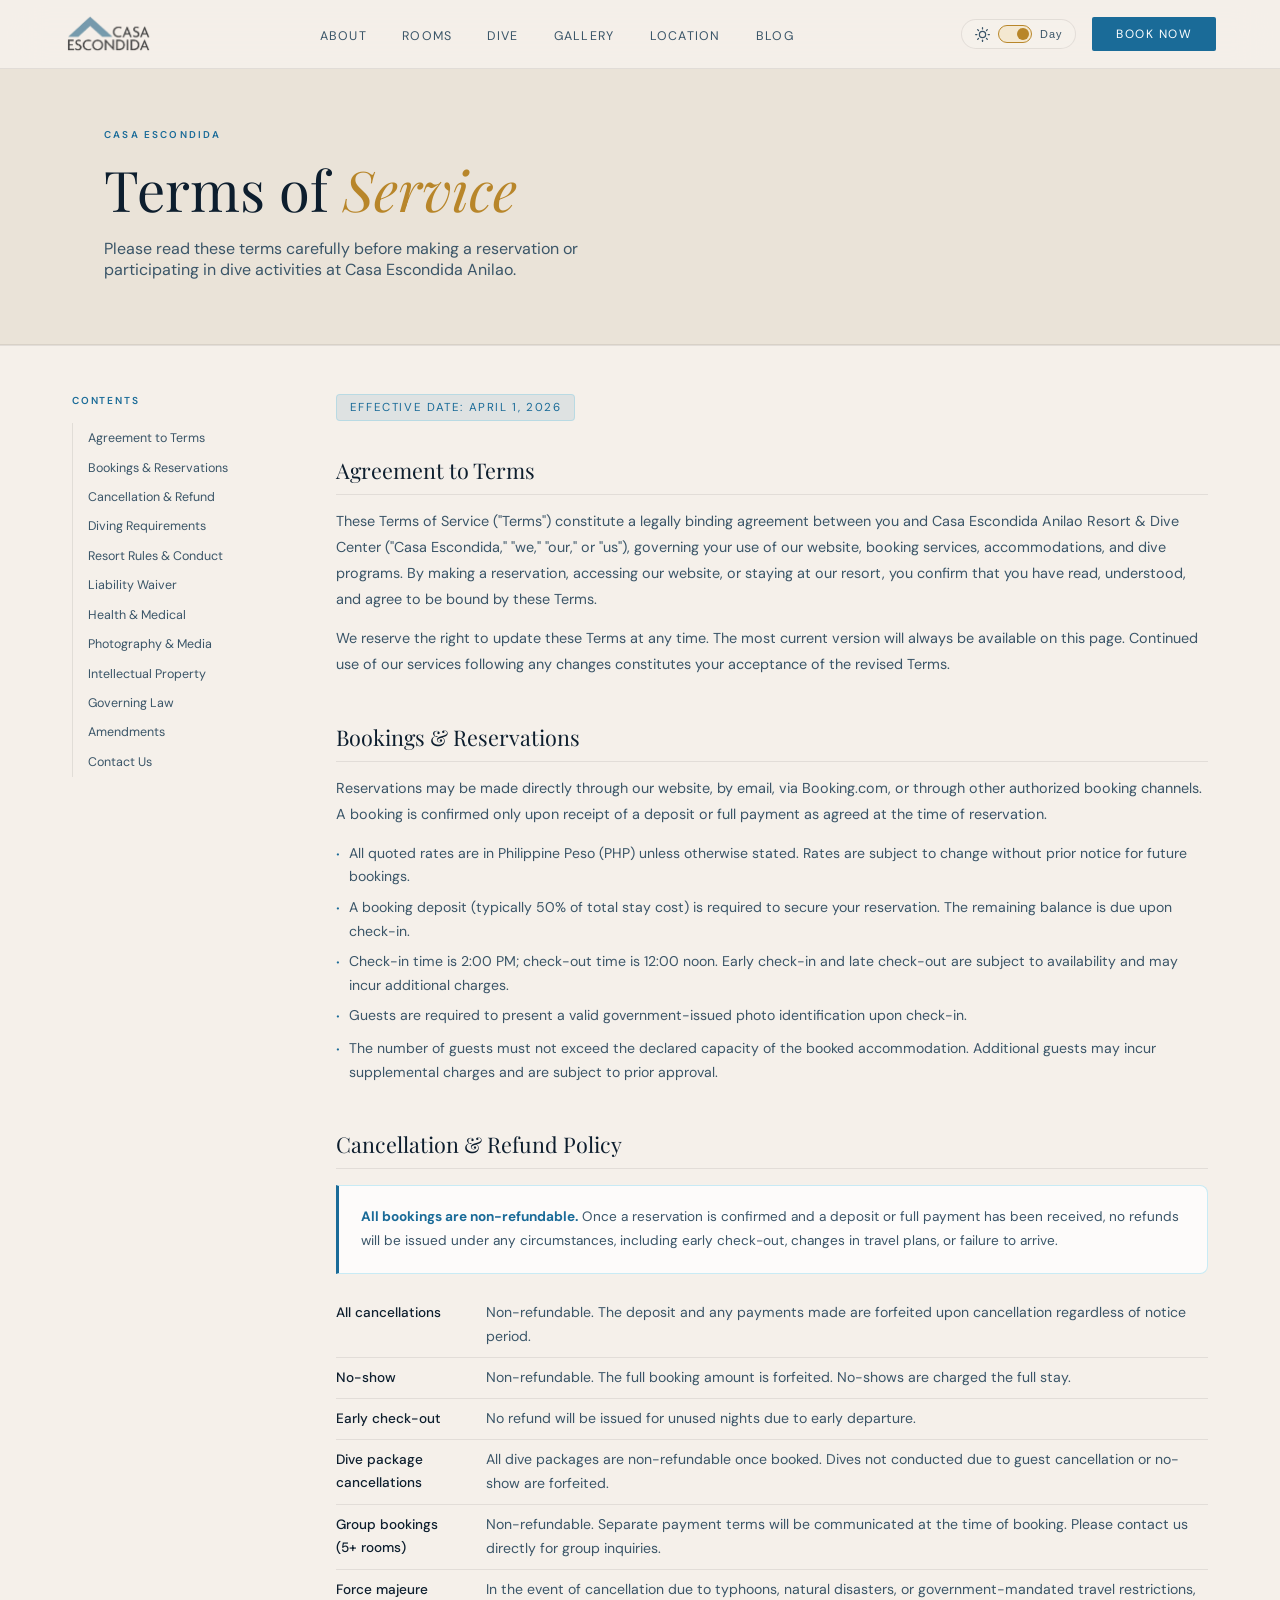
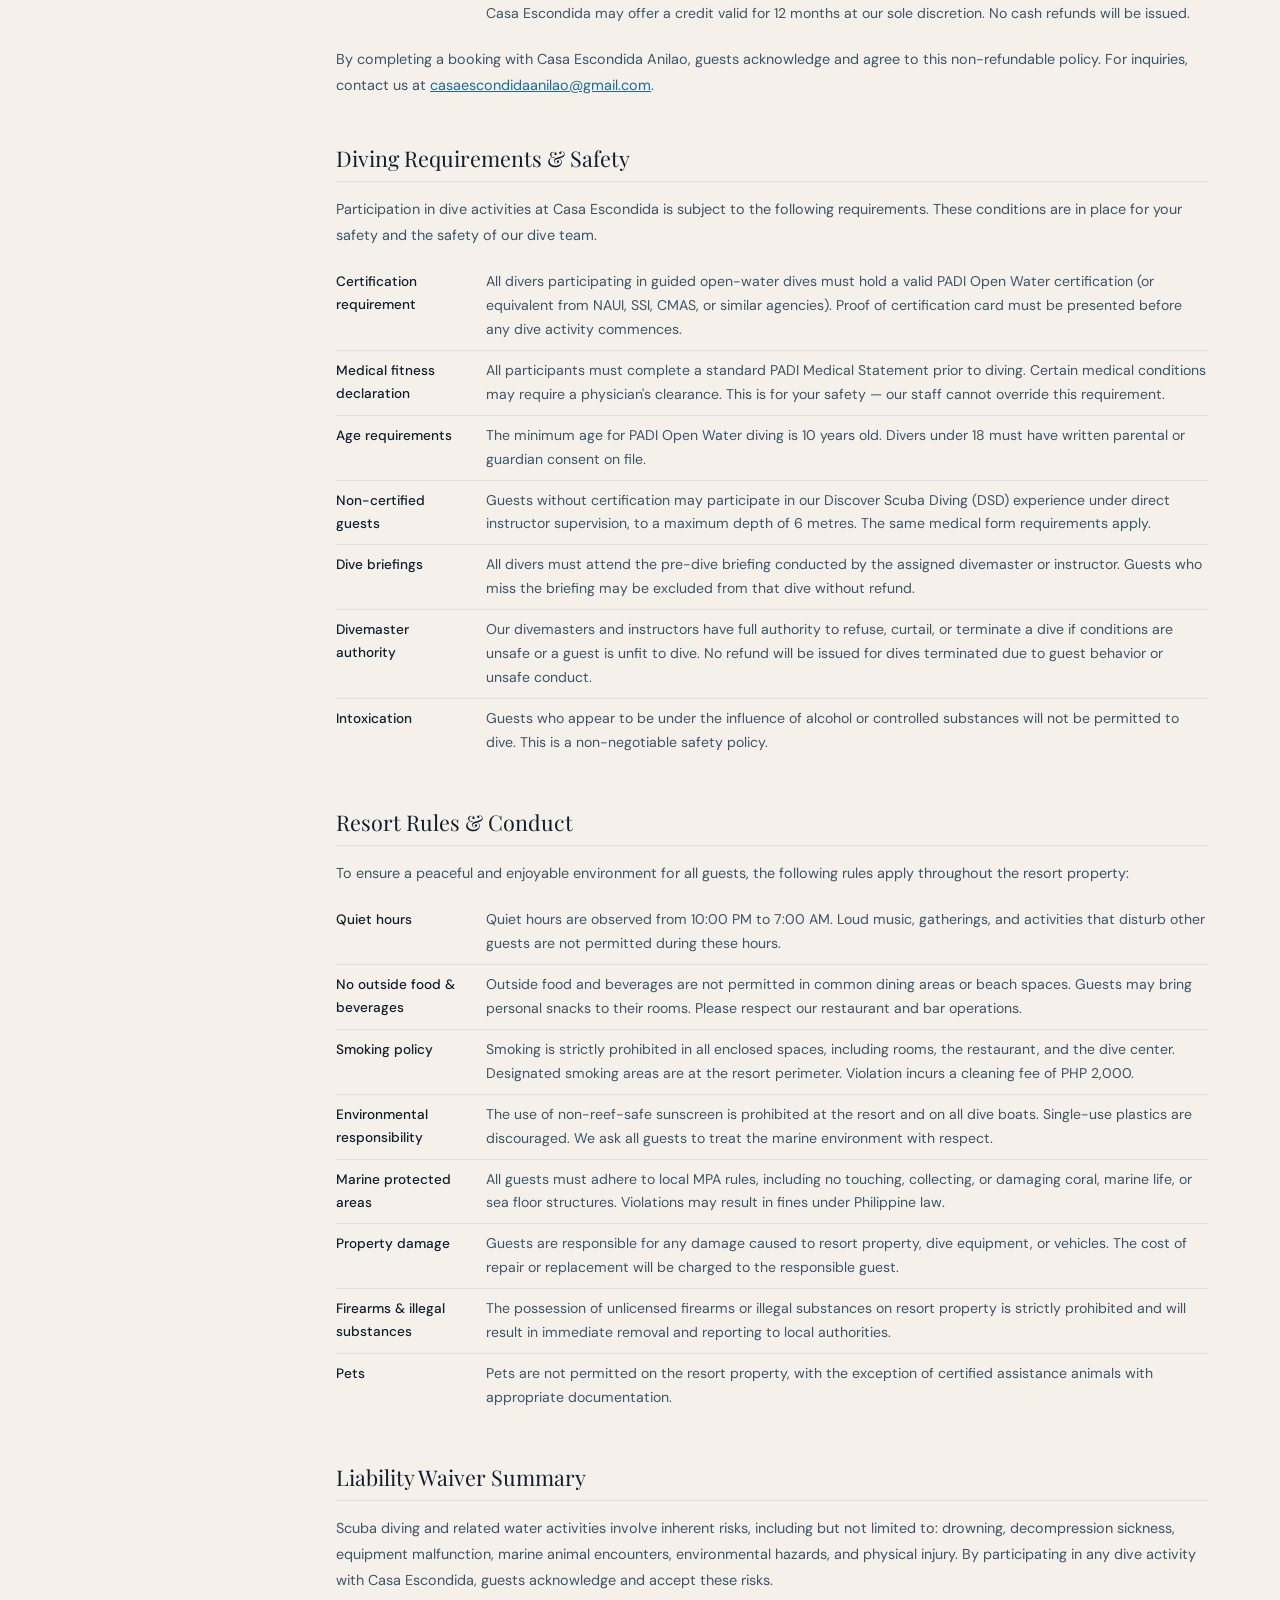
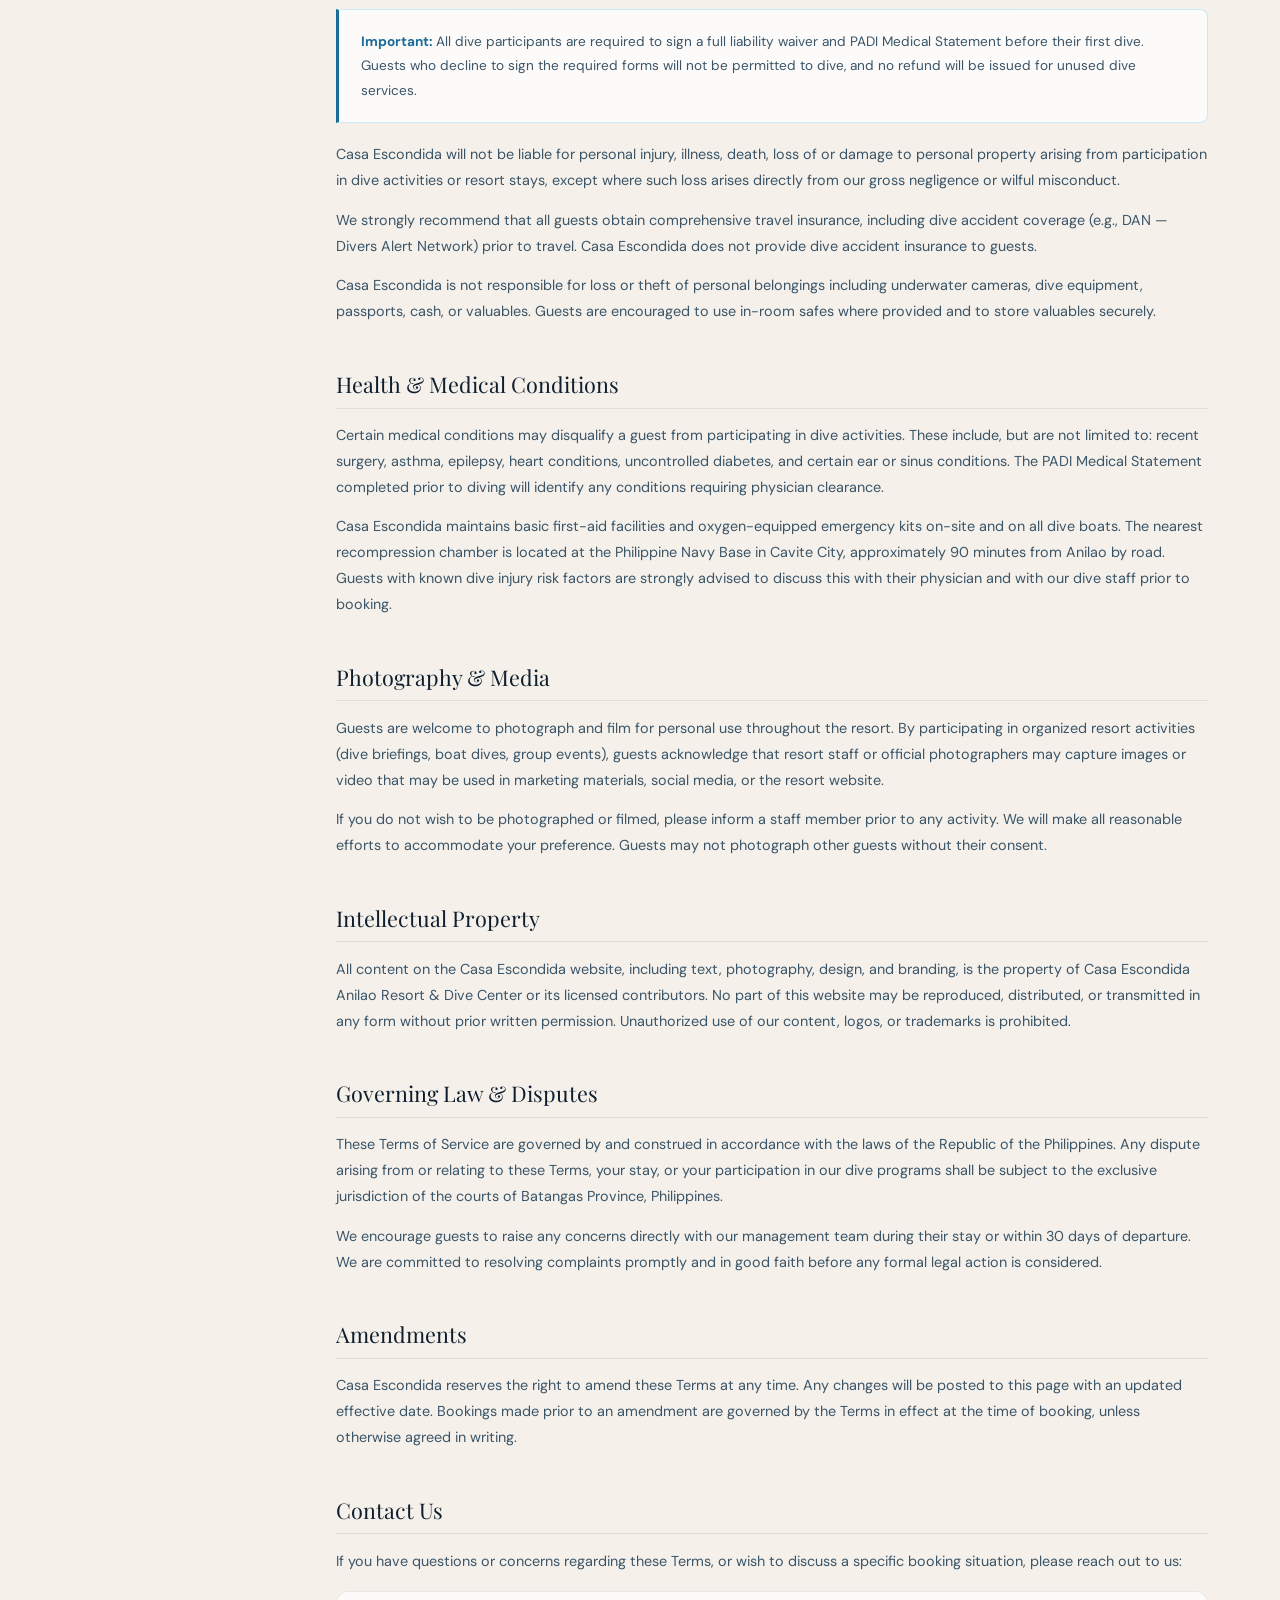
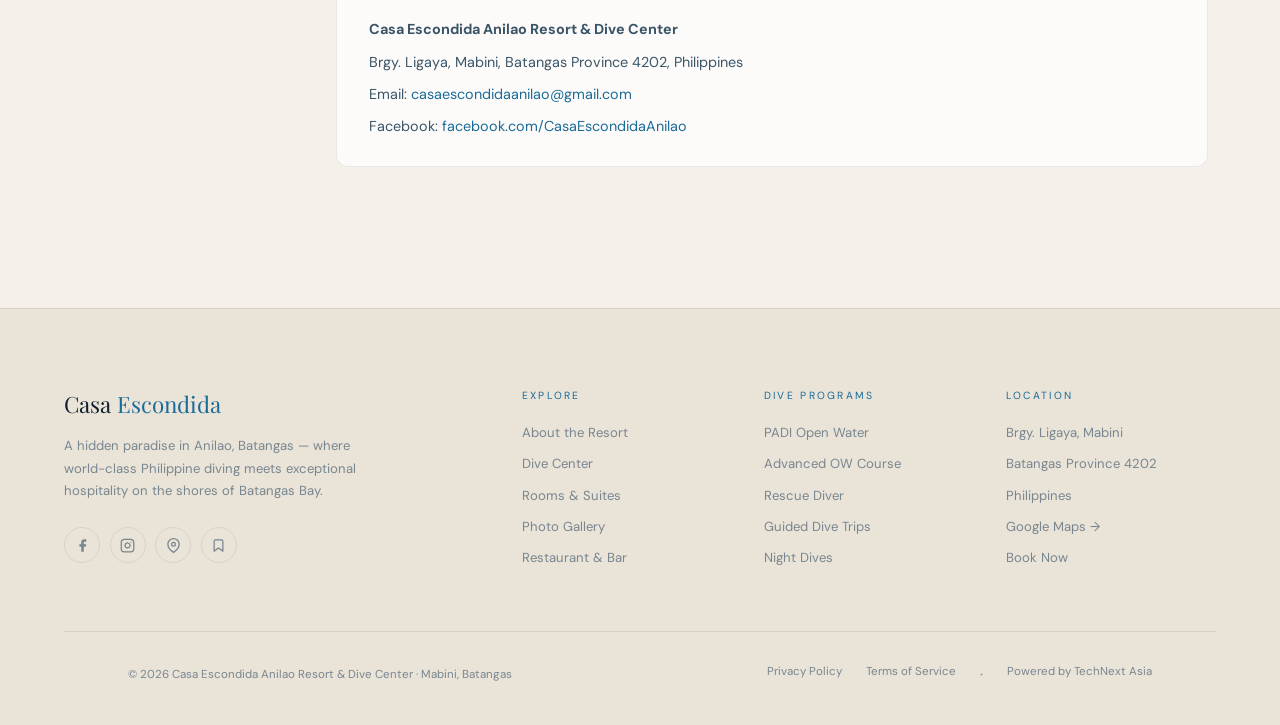
<file: terms-of-service.html>
﻿<!DOCTYPE html>
<html lang="en">
<head>
  <meta charset="UTF-8" />
  <link rel="stylesheet" href="style.css" />
  <script>(function(){var t=localStorage.getItem('ce-theme')||(matchMedia('(prefers-color-scheme:dark)').matches?'night':'day');document.documentElement.setAttribute('data-theme',t);})();</script>
  <meta name="viewport" content="width=device-width, initial-scale=1.0" />
  <title>Terms of Service — Casa Escondida Anilao Resort & Dive Center</title>
  <link rel="canonical" href="https://www.casaescondida-anilao.com/terms-of-service.html" />
  <link rel="icon" href="data:image/svg+xml,<svg xmlns='http://www.w3.org/2000/svg' viewBox='0 0 100 100'><text y='.9em' font-size='90'>🤿</text></svg>" />
  <meta name="description" content="Terms of Service for Casa Escondida Anilao Resort & Dive Center — bookings, cancellations, dive requirements, resort rules, and liability." />
  <link rel="preconnect" href="https://fonts.googleapis.com" />
  <link rel="dns-prefetch" href="https://fonts.googleapis.com" />
  <link rel="dns-prefetch" href="https://fonts.gstatic.com" />
  <link rel="dns-prefetch" href="https://www.facebook.com" />
  <link rel="dns-prefetch" href="https://connect.facebook.net" />
  <link rel="dns-prefetch" href="https://www.instagram.com" />
  <link rel="dns-prefetch" href="https://www.tripadvisor.com.ph" />
  <link rel="dns-prefetch" href="https://www.booking.com" />
  <link rel="dns-prefetch" href="https://maps.google.com" />
  <link rel="preconnect" href="https://fonts.gstatic.com" crossorigin />
  <link rel="preload" href="https://fonts.googleapis.com/css2?family=Playfair+Display:ital,wght@0,300;0,400;0,500;1,300;1,400&family=DM+Sans:wght@300;400;500&display=swap" as="style" onload="this.onload=null;this.rel='stylesheet'" />
  <noscript><link rel="stylesheet" href="https://fonts.googleapis.com/css2?family=Playfair+Display:ital,wght@0,300;0,400;0,500;1,300;1,400&family=DM+Sans:wght@300;400;500&display=swap" /></noscript>
  <style>
    /* ── POLICY CONTENT (shared with privacy-policy.html) ── */
    .policy-layout{max-width:1200px;margin:0 auto;padding:3rem 2rem 6rem;display:flex;gap:4rem;align-items:flex-start;}
    .policy-wrap{flex:1;max-width:none;margin:0;padding:0;}
    .policy-sidebar{width:200px;flex-shrink:0;position:sticky;top:90px;}
    .psb-title{font-size:.63rem;letter-spacing:.18em;text-transform:uppercase;color:var(--accent);margin-bottom:1rem;font-weight:600;}
    .psb-list{list-style:none;padding:0;margin:0;border-left:1px solid var(--border);}
    .psb-list a{display:block;padding:.42rem .9rem;font-size:.78rem;color:var(--text2);text-decoration:none;border-left:2px solid transparent;margin-left:-1px;transition:color .2s,border-color .2s,background .2s;}
    .psb-list a:hover,.psb-list a.active{color:var(--accent);border-left-color:var(--accent);}
    @media(max-width:900px){
      .policy-layout{flex-direction:column;gap:1.5rem;}
      .policy-sidebar{width:100%;position:static;}
      .psb-list{border-left:none;display:flex;flex-wrap:wrap;gap:.35rem;}
      .psb-list a{border-left:none;border:1px solid var(--border);border-radius:20px;padding:.3rem .8rem;font-size:.72rem;margin-left:0;}
      .psb-list a:hover,.psb-list a.active{border-color:var(--accent);background:var(--accent-g);}
    }
    .policy-section{margin-bottom:2.8rem;}
    .policy-section h2{font-family:'Playfair Display',serif;font-size:1.35rem;font-weight:400;color:var(--text);margin-bottom:0.9rem;padding-bottom:0.6rem;border-bottom:1px solid var(--border);}
    .policy-section p{color:var(--text2);font-size:0.9rem;line-height:1.8;margin-bottom:0.85rem;}
    .policy-section p:last-child{margin-bottom:0;}
    .policy-section ul{list-style:none;padding:0;margin:0.5rem 0 0.85rem;}
    .policy-section ul li{display:flex;align-items:flex-start;gap:0.55rem;color:var(--text2);font-size:0.88rem;line-height:1.7;margin-bottom:0.4rem;}
    .policy-section ul li::before{content:'·';color:var(--accent);font-size:1.2rem;flex-shrink:0;line-height:1.4;}
    .policy-effective{display:inline-block;font-size:0.72rem;letter-spacing:0.14em;text-transform:uppercase;color:var(--accent);background:var(--accent-g);border:1px solid rgba(77,194,232,0.25);border-radius:4px;padding:0.3rem 0.8rem;margin-bottom:2.2rem;}
    .policy-contact-box{background:var(--card);border:1px solid var(--border);border-radius:12px;padding:1.6rem 2rem;margin-top:1rem;}
    .policy-contact-box p{margin-bottom:0.4rem;}
    .policy-contact-box a{color:var(--accent);text-decoration:none;}
    .policy-contact-box a:hover{text-decoration:underline;}
    .policy-highlight-box{background:var(--card);border:1px solid rgba(77,194,232,0.3);border-left:3px solid var(--accent);border-radius:0 8px 8px 0;padding:1.2rem 1.4rem;margin:1rem 0 1.2rem;}
    .policy-highlight-box p{margin-bottom:0;font-size:0.85rem;color:var(--text2);}
    .policy-highlight-box strong{color:var(--accent);}
    .policy-table{width:100%;border-collapse:collapse;margin:.5rem 0 .85rem;}
    .policy-table td{padding:.5rem 0;color:var(--text2);vertical-align:top;line-height:1.7;font-size:.88rem;}
    .policy-table tr+tr td{border-top:1px solid var(--border);}
    .policy-table td:first-child{color:var(--text);font-weight:500;padding-right:1.5rem;width:150px;min-width:100px;font-size:.85rem;}

    /* ── EYEBROW ── */
    .eyebrow.rv,.rv.eyebrow{font-size:.62rem;letter-spacing:.22em;text-transform:uppercase;color:var(--accent);font-weight:600;}

  </style>
</head>
<body>
<div id="pg-bar"></div>
<div id="cur-dot"></div>
<div id="cur-ring"></div>

<!-- Night mode ambient orbs -->
<div class="orb-layer" aria-hidden="true">
  <div class="orb orb-1"></div>
  <div class="orb orb-2"></div>
  <div class="orb orb-3"></div>
  <div class="orb orb-4"></div>
  <div class="orb orb-5"></div>
</div>

<!-- MOBILE NAV -->
<nav class="mobile-nav" id="mobileNav" aria-label="Mobile navigation" aria-hidden="true">
  <a href="index.html#about"   class="mob-link">About</a>
  <div class="mobile-nav-divider"></div>
  <a href="rooms.html"         class="mob-link">Rooms</a>
  <div class="mobile-nav-divider"></div>
  <a href="dive.html"          class="mob-link">Dive</a>
  <div class="mobile-nav-divider"></div>
  <a href="gallery.html"       class="mob-link">Gallery</a>
  <div class="mobile-nav-divider"></div>
  <a href="location.html"      class="mob-link">Location</a>
  <div class="mobile-nav-divider"></div>
  <a href="blog.html"          class="mob-link">Blog</a>
  <a href="index.html#booking" class="mob-link mobile-nav-cta">Book Now</a>
</nav>

<!-- NAV -->
<nav id="nav">
  <a href="index.html" class="nav-logo" aria-label="Casa Escondida — Home">
    <img decoding="async" height="44" width="180" fetchpriority="high" class="nav-logo-img nav-logo-night" src="images/Logo/Untitled_design__3_-removebg-preview.png" alt="Casa Escondida" loading="eager" />
    <img decoding="async" height="44" width="180" fetchpriority="high" class="nav-logo-img nav-logo-day" src="images/Logo/Untitled_design__2_-removebg-preview.png" alt="Casa Escondida" loading="eager" />
  </a>
  <ul class="nav-links">
    <li><a href="index.html#about">About</a></li>
    <li><a href="rooms.html">Rooms</a></li>
    <li><a href="dive.html">Dive</a></li>
    <li><a href="gallery.html">Gallery</a></li>
    <li><a href="location.html">Location</a></li>
    <li><a href="blog.html">Blog</a></li>
  </ul>
  <div class="nav-right">
    <button class="theme-toggle" id="themeBtn" aria-label="Toggle theme">
      <span class="toggle-icon" id="themeIcon">
        <svg id="icon-moon" viewBox="0 0 24 24" fill="none" stroke="currentColor" stroke-width="2" stroke-linecap="round" stroke-linejoin="round" style="width:15px;height:15px;display:block"><path d="M21 12.79A9 9 0 1 1 11.21 3 7 7 0 0 0 21 12.79z"/></svg>
        <svg id="icon-sun" viewBox="0 0 24 24" fill="none" stroke="currentColor" stroke-width="2" stroke-linecap="round" stroke-linejoin="round" style="width:15px;height:15px;display:none"><circle cx="12" cy="12" r="5"/><line x1="12" y1="1" x2="12" y2="3"/><line x1="12" y1="21" x2="12" y2="23"/><line x1="4.22" y1="4.22" x2="5.64" y2="5.64"/><line x1="18.36" y1="18.36" x2="19.78" y2="19.78"/><line x1="1" y1="12" x2="3" y2="12"/><line x1="21" y1="12" x2="23" y2="12"/><line x1="4.22" y1="19.78" x2="5.64" y2="18.36"/><line x1="18.36" y1="5.64" x2="19.78" y2="4.22"/></svg>
      </span>
      <div class="toggle-track"><div class="toggle-thumb"></div></div>
      <span id="themeLabel" style="font-size:.68rem;letter-spacing:.1em">Night</span>
    </button>
    <a href="index.html#booking" class="btn-book">Book Now</a>
    <button class="nav-hamburger" id="navHamburger" aria-label="Open menu" aria-expanded="false" aria-controls="mobileNav">
      <span></span><span></span><span></span>
    </button>
  </div>
</nav>

<!-- ═══ HERO ═══ -->
<section class="pg-hero" style="padding:8rem 0 4rem;background:var(--bg2);border-bottom:1px solid var(--border);">
  <div class="c">
    <div class="eyebrow" style="margin-bottom:0.6rem;font-size:.62rem;letter-spacing:.22em;text-transform:uppercase;color:var(--accent);font-weight:600">Casa Escondida</div>
    <h1 style="font-family:'Playfair Display',serif;font-size:clamp(2.2rem,5vw,3.5rem);font-weight:300;color:var(--text)">Terms of <em style="font-style:italic;color:var(--gold)">Service</em></h1>
    <p style="color:var(--text2);margin-top:0.8rem;max-width:480px">Please read these terms carefully before making a reservation or participating in dive activities at Casa Escondida Anilao.</p>
  </div>
</section>

<!-- ═══ TERMS CONTENT ═══ -->
<section style="background:var(--bg);border-top:1px solid var(--border);">
  <div class="policy-layout">

    <!-- SIDEBAR NAV -->
    <nav class="policy-sidebar" aria-label="Terms sections">
      <div class="psb-title">Contents</div>
      <ul class="psb-list">
        <li><a href="#agreement-to-terms">Agreement to Terms</a></li>
        <li><a href="#bookings-reservations">Bookings &amp; Reservations</a></li>
        <li><a href="#cancellation-refund">Cancellation &amp; Refund</a></li>
        <li><a href="#diving-requirements">Diving Requirements</a></li>
        <li><a href="#resort-rules">Resort Rules &amp; Conduct</a></li>
        <li><a href="#liability-waiver">Liability Waiver</a></li>
        <li><a href="#health-medical">Health &amp; Medical</a></li>
        <li><a href="#photography-media">Photography &amp; Media</a></li>
        <li><a href="#intellectual-property">Intellectual Property</a></li>
        <li><a href="#governing-law">Governing Law</a></li>
        <li><a href="#amendments">Amendments</a></li>
        <li><a href="#contact-us">Contact Us</a></li>
      </ul>
    </nav>

    <!-- MAIN CONTENT -->
    <div class="policy-wrap">

    <div class="policy-effective">Effective Date: April 1, 2026</div>

    <div class="policy-section" id="agreement-to-terms">
      <h2>Agreement to Terms</h2>
      <p>These Terms of Service ("Terms") constitute a legally binding agreement between you and Casa Escondida Anilao Resort &amp; Dive Center ("Casa Escondida," "we," "our," or "us"), governing your use of our website, booking services, accommodations, and dive programs. By making a reservation, accessing our website, or staying at our resort, you confirm that you have read, understood, and agree to be bound by these Terms.</p>
      <p>We reserve the right to update these Terms at any time. The most current version will always be available on this page. Continued use of our services following any changes constitutes your acceptance of the revised Terms.</p>
    </div>

    <div class="policy-section" id="bookings-reservations">
      <h2>Bookings &amp; Reservations</h2>
      <p>Reservations may be made directly through our website, by email, via Booking.com, or through other authorized booking channels. A booking is confirmed only upon receipt of a deposit or full payment as agreed at the time of reservation.</p>
      <ul>
        <li>All quoted rates are in Philippine Peso (PHP) unless otherwise stated. Rates are subject to change without prior notice for future bookings.</li>
        <li>A booking deposit (typically 50% of total stay cost) is required to secure your reservation. The remaining balance is due upon check-in.</li>
        <li>Check-in time is 2:00 PM; check-out time is 12:00 noon. Early check-in and late check-out are subject to availability and may incur additional charges.</li>
        <li>Guests are required to present a valid government-issued photo identification upon check-in.</li>
        <li>The number of guests must not exceed the declared capacity of the booked accommodation. Additional guests may incur supplemental charges and are subject to prior approval.</li>
      </ul>
    </div>

    <div class="policy-section" id="cancellation-refund">
      <h2>Cancellation &amp; Refund Policy</h2>
      <div class="policy-highlight-box">
        <p><strong>All bookings are non-refundable.</strong> Once a reservation is confirmed and a deposit or full payment has been received, no refunds will be issued under any circumstances, including early check-out, changes in travel plans, or failure to arrive.</p>
      </div>
      <table class="policy-table">
        <tr><td>All cancellations</td><td>Non-refundable. The deposit and any payments made are forfeited upon cancellation regardless of notice period.</td></tr>
        <tr><td>No-show</td><td>Non-refundable. The full booking amount is forfeited. No-shows are charged the full stay.</td></tr>
        <tr><td>Early check-out</td><td>No refund will be issued for unused nights due to early departure.</td></tr>
        <tr><td>Dive package cancellations</td><td>All dive packages are non-refundable once booked. Dives not conducted due to guest cancellation or no-show are forfeited.</td></tr>
        <tr><td>Group bookings (5+ rooms)</td><td>Non-refundable. Separate payment terms will be communicated at the time of booking. Please contact us directly for group inquiries.</td></tr>
        <tr><td>Force majeure</td><td>In the event of cancellation due to typhoons, natural disasters, or government-mandated travel restrictions, Casa Escondida may offer a credit valid for 12 months at our sole discretion. No cash refunds will be issued.</td></tr>
      </table>
      <p>By completing a booking with Casa Escondida Anilao, guests acknowledge and agree to this non-refundable policy. For inquiries, contact us at <a href="mailto:casaescondidaanilao@gmail.com" style="color:var(--accent)">casaescondidaanilao@gmail.com</a>.</p>
    </div>

    <div class="policy-section" id="diving-requirements">
      <h2>Diving Requirements &amp; Safety</h2>
      <p>Participation in dive activities at Casa Escondida is subject to the following requirements. These conditions are in place for your safety and the safety of our dive team.</p>
      <table class="policy-table">
        <tr><td>Certification requirement</td><td>All divers participating in guided open-water dives must hold a valid PADI Open Water certification (or equivalent from NAUI, SSI, CMAS, or similar agencies). Proof of certification card must be presented before any dive activity commences.</td></tr>
        <tr><td>Medical fitness declaration</td><td>All participants must complete a standard PADI Medical Statement prior to diving. Certain medical conditions may require a physician's clearance. This is for your safety — our staff cannot override this requirement.</td></tr>
        <tr><td>Age requirements</td><td>The minimum age for PADI Open Water diving is 10 years old. Divers under 18 must have written parental or guardian consent on file.</td></tr>
        <tr><td>Non-certified guests</td><td>Guests without certification may participate in our Discover Scuba Diving (DSD) experience under direct instructor supervision, to a maximum depth of 6 metres. The same medical form requirements apply.</td></tr>
        <tr><td>Dive briefings</td><td>All divers must attend the pre-dive briefing conducted by the assigned divemaster or instructor. Guests who miss the briefing may be excluded from that dive without refund.</td></tr>
        <tr><td>Divemaster authority</td><td>Our divemasters and instructors have full authority to refuse, curtail, or terminate a dive if conditions are unsafe or a guest is unfit to dive. No refund will be issued for dives terminated due to guest behavior or unsafe conduct.</td></tr>
        <tr><td>Intoxication</td><td>Guests who appear to be under the influence of alcohol or controlled substances will not be permitted to dive. This is a non-negotiable safety policy.</td></tr>
      </table>
    </div>

    <div class="policy-section" id="resort-rules">
      <h2>Resort Rules &amp; Conduct</h2>
      <p>To ensure a peaceful and enjoyable environment for all guests, the following rules apply throughout the resort property:</p>
      <table class="policy-table">
        <tr><td>Quiet hours</td><td>Quiet hours are observed from 10:00 PM to 7:00 AM. Loud music, gatherings, and activities that disturb other guests are not permitted during these hours.</td></tr>
        <tr><td>No outside food &amp; beverages</td><td>Outside food and beverages are not permitted in common dining areas or beach spaces. Guests may bring personal snacks to their rooms. Please respect our restaurant and bar operations.</td></tr>
        <tr><td>Smoking policy</td><td>Smoking is strictly prohibited in all enclosed spaces, including rooms, the restaurant, and the dive center. Designated smoking areas are at the resort perimeter. Violation incurs a cleaning fee of PHP 2,000.</td></tr>
        <tr><td>Environmental responsibility</td><td>The use of non-reef-safe sunscreen is prohibited at the resort and on all dive boats. Single-use plastics are discouraged. We ask all guests to treat the marine environment with respect.</td></tr>
        <tr><td>Marine protected areas</td><td>All guests must adhere to local MPA rules, including no touching, collecting, or damaging coral, marine life, or sea floor structures. Violations may result in fines under Philippine law.</td></tr>
        <tr><td>Property damage</td><td>Guests are responsible for any damage caused to resort property, dive equipment, or vehicles. The cost of repair or replacement will be charged to the responsible guest.</td></tr>
        <tr><td>Firearms &amp; illegal substances</td><td>The possession of unlicensed firearms or illegal substances on resort property is strictly prohibited and will result in immediate removal and reporting to local authorities.</td></tr>
        <tr><td>Pets</td><td>Pets are not permitted on the resort property, with the exception of certified assistance animals with appropriate documentation.</td></tr>
      </table>
    </div>

    <div class="policy-section" id="liability-waiver">
      <h2>Liability Waiver Summary</h2>
      <p>Scuba diving and related water activities involve inherent risks, including but not limited to: drowning, decompression sickness, equipment malfunction, marine animal encounters, environmental hazards, and physical injury. By participating in any dive activity with Casa Escondida, guests acknowledge and accept these risks.</p>
      <div class="policy-highlight-box">
        <p><strong>Important:</strong> All dive participants are required to sign a full liability waiver and PADI Medical Statement before their first dive. Guests who decline to sign the required forms will not be permitted to dive, and no refund will be issued for unused dive services.</p>
      </div>
      <p>Casa Escondida will not be liable for personal injury, illness, death, loss of or damage to personal property arising from participation in dive activities or resort stays, except where such loss arises directly from our gross negligence or wilful misconduct.</p>
      <p>We strongly recommend that all guests obtain comprehensive travel insurance, including dive accident coverage (e.g., DAN — Divers Alert Network) prior to travel. Casa Escondida does not provide dive accident insurance to guests.</p>
      <p>Casa Escondida is not responsible for loss or theft of personal belongings including underwater cameras, dive equipment, passports, cash, or valuables. Guests are encouraged to use in-room safes where provided and to store valuables securely.</p>
    </div>

    <div class="policy-section" id="health-medical">
      <h2>Health &amp; Medical Conditions</h2>
      <p>Certain medical conditions may disqualify a guest from participating in dive activities. These include, but are not limited to: recent surgery, asthma, epilepsy, heart conditions, uncontrolled diabetes, and certain ear or sinus conditions. The PADI Medical Statement completed prior to diving will identify any conditions requiring physician clearance.</p>
      <p>Casa Escondida maintains basic first-aid facilities and oxygen-equipped emergency kits on-site and on all dive boats. The nearest recompression chamber is located at the Philippine Navy Base in Cavite City, approximately 90 minutes from Anilao by road. Guests with known dive injury risk factors are strongly advised to discuss this with their physician and with our dive staff prior to booking.</p>
    </div>

    <div class="policy-section" id="photography-media">
      <h2>Photography &amp; Media</h2>
      <p>Guests are welcome to photograph and film for personal use throughout the resort. By participating in organized resort activities (dive briefings, boat dives, group events), guests acknowledge that resort staff or official photographers may capture images or video that may be used in marketing materials, social media, or the resort website.</p>
      <p>If you do not wish to be photographed or filmed, please inform a staff member prior to any activity. We will make all reasonable efforts to accommodate your preference. Guests may not photograph other guests without their consent.</p>
    </div>

    <div class="policy-section" id="intellectual-property">
      <h2>Intellectual Property</h2>
      <p>All content on the Casa Escondida website, including text, photography, design, and branding, is the property of Casa Escondida Anilao Resort &amp; Dive Center or its licensed contributors. No part of this website may be reproduced, distributed, or transmitted in any form without prior written permission. Unauthorized use of our content, logos, or trademarks is prohibited.</p>
    </div>

    <div class="policy-section" id="governing-law">
      <h2>Governing Law &amp; Disputes</h2>
      <p>These Terms of Service are governed by and construed in accordance with the laws of the Republic of the Philippines. Any dispute arising from or relating to these Terms, your stay, or your participation in our dive programs shall be subject to the exclusive jurisdiction of the courts of Batangas Province, Philippines.</p>
      <p>We encourage guests to raise any concerns directly with our management team during their stay or within 30 days of departure. We are committed to resolving complaints promptly and in good faith before any formal legal action is considered.</p>
    </div>

    <div class="policy-section" id="amendments">
      <h2>Amendments</h2>
      <p>Casa Escondida reserves the right to amend these Terms at any time. Any changes will be posted to this page with an updated effective date. Bookings made prior to an amendment are governed by the Terms in effect at the time of booking, unless otherwise agreed in writing.</p>
    </div>

    <div class="policy-section" id="contact-us">
      <h2>Contact Us</h2>
      <p>If you have questions or concerns regarding these Terms, or wish to discuss a specific booking situation, please reach out to us:</p>
      <div class="policy-contact-box">
        <p><strong>Casa Escondida Anilao Resort &amp; Dive Center</strong></p>
        <p>Brgy. Ligaya, Mabini, Batangas Province 4202, Philippines</p>
        <p>Email: <a href="mailto:casaescondidaanilao@gmail.com">casaescondidaanilao@gmail.com</a></p>
        <p>Facebook: <a href="https://web.facebook.com/CasaEscondidaAnilao/" target="_blank" rel="noopener noreferrer">facebook.com/CasaEscondidaAnilao</a></p>
      </div>
    </div>

    </div><!-- /.policy-wrap -->
  </div><!-- /.policy-layout -->
</section>

<!-- ═══ FOOTER ═══ -->
<footer class="site-footer">
  <div class="c">
    <div class="foot-grid">
      <div>
        <a href="index.html" class="foot-logo">Casa <span>Escondida</span></a>
        <p class="foot-desc">A hidden paradise in Anilao, Batangas — where world-class Philippine diving meets exceptional hospitality on the shores of Batangas Bay.</p>
        <div class="foot-socials">
          <a href="https://web.facebook.com/CasaEscondidaAnilao/" target="_blank" rel="noopener noreferrer" class="soc" aria-label="Facebook">
            <svg class="fill-icon" viewBox="0 0 24 24" aria-hidden="true"><path d="M18 2h-3a5 5 0 0 0-5 5v3H7v4h3v8h4v-8h3l1-4h-4V7a1 1 0 0 1 1-1h3z"/></svg>
          </a>
          <a href="https://www.instagram.com/casaescondidaanilao/" target="_blank" rel="noopener noreferrer" class="soc" aria-label="Instagram">
            <svg viewBox="0 0 24 24" aria-hidden="true"><rect x="2" y="2" width="20" height="20" rx="5" ry="5"/><path d="M16 11.37A4 4 0 1 1 12.63 8 4 4 0 0 1 16 11.37z"/><line x1="17.5" y1="6.5" x2="17.51" y2="6.5"/></svg>
          </a>
          <a href="https://www.tripadvisor.com.ph/Hotel_Review-g1587920-d10086753-Reviews-Casa_Escondida_Anilao_Resort_Dive_Center-Mabini_Batangas_Province_Calabarzon_Region_.html" target="_blank" rel="noopener noreferrer" class="soc" aria-label="TripAdvisor">
            <svg viewBox="0 0 24 24" aria-hidden="true"><path d="M21 10c0 7-9 13-9 13s-9-6-9-13a9 9 0 0 1 18 0z"/><circle cx="12" cy="10" r="3"/></svg>
          </a>
          <a href="https://www.booking.com/hotel/ph/casa-escondida-anilao-resort-amp-dive-center.en-gb.html" target="_blank" rel="noopener noreferrer" class="soc" aria-label="Booking.com">
            <svg viewBox="0 0 24 24" aria-hidden="true"><path d="M19 21l-7-5-7 5V5a2 2 0 0 1 2-2h10a2 2 0 0 1 2 2z"/></svg>
          </a>
        </div>
      </div>
      <div class="foot-col-links">
        <div>
          <div class="foot-h">Explore</div>
          <ul class="foot-links">
            <li><a href="index.html#about">About the Resort</a></li>
            <li><a href="dive.html">Dive Center</a></li>
            <li><a href="rooms.html">Rooms &amp; Suites</a></li>
            <li><a href="gallery.html">Photo Gallery</a></li>
            <li><a href="index.html#dining">Restaurant &amp; Bar</a></li>
          </ul>
        </div>
        <div>
          <div class="foot-h">Dive Programs</div>
          <ul class="foot-links">
            <li><a href="dive.html#courses">PADI Open Water</a></li>
            <li><a href="dive.html#courses">Advanced OW Course</a></li>
            <li><a href="dive.html#courses">Rescue Diver</a></li>
            <li><a href="dive.html#packages">Guided Dive Trips</a></li>
            <li><a href="dive.html#packages">Night Dives</a></li>
          </ul>
        </div>
        <div>
          <div class="foot-h">Location</div>
          <ul class="foot-links">
            <li><a href="location.html">Brgy. Ligaya, Mabini</a></li>
            <li><a href="location.html">Batangas Province 4202</a></li>
            <li><a href="location.html">Philippines</a></li>
            <li><a href="https://www.google.com/maps/place/Casa+Escondida+Anilao+Resort+%26+Dive+Center/@13.7277078,120.884266,17z/data=!4m9!3m8!1s0x33bda9eff584af69:0x81011df456c41163!5m2!4m1!1i2!8m2!3d13.7277078!4d120.884266!16s%2Fg%2F11cmh4mhpm?entry=ttu&g_ep=EgoyMDI2MDQyMi4wIKXMDSoASAFQAw%3D%3D" target="_blank" rel="noopener noreferrer">Google Maps →</a></li>
            <li><a href="index.html#booking">Book Now</a></li>
          </ul>
        </div>
      </div>
    </div>
    <div class="foot-bottom">
      <div class="foot-copy">© 2026 Casa Escondida Anilao Resort &amp; Dive Center · Mabini, Batangas</div>
      <div class="foot-legal">
        <a href="privacy-policy.html">Privacy Policy</a>
        <a href="terms-of-service.html">Terms of Service</a>
        <span style="color:var(--text-muted);opacity:.4">·</span>
        <a href="https://technext.asia" target="_blank" rel="noopener noreferrer" class="foot-powered-link">Powered by <span class="tn-brand">TechNext Asia</span></a>
      </div>
    </div>
  </div>
</footer>


<script>
  /* ── Theme Toggle ── */
  const html = document.documentElement;
  const syncThemeUI = () => {
    const n = html.getAttribute('data-theme') === 'night';
    document.getElementById('icon-moon').style.display = n ? 'block' : 'none';
    document.getElementById('icon-sun').style.display  = n ? 'none'  : 'block';
    document.getElementById('themeLabel').textContent = n ? 'Night' : 'Day';
  };
  syncThemeUI();
  document.getElementById('themeBtn').addEventListener('click', () => {
    const night = html.getAttribute('data-theme') === 'night';
    const next = night ? 'day' : 'night';
    html.setAttribute('data-theme', next);
    localStorage.setItem('ce-theme', next);
    syncThemeUI();
  });
  matchMedia('(prefers-color-scheme:dark)').addEventListener('change', e => {
    if (!localStorage.getItem('ce-theme')) { html.setAttribute('data-theme', e.matches ? 'night' : 'day'); syncThemeUI(); }
  });

  /* ── Mobile Nav ── */
  const hamburger = document.getElementById('navHamburger');
  const mobileNav = document.getElementById('mobileNav');
  hamburger.addEventListener('click', () => {
    const open = mobileNav.classList.toggle('open');
    mobileNav.style.display = open ? 'flex' : 'none';
    hamburger.setAttribute('aria-expanded', open);
  });

  /* ── Navbar scroll ── */
  const nav = document.getElementById('nav');
  window.addEventListener('scroll', () => {
    const _m=window.innerWidth<=768;nav.style.padding=window.scrollY>40?(_m?'.5rem 1.5rem':'.5rem 4rem'):(_m?'1rem 1.5rem':'.75rem 4rem');
  }, { passive: true });

  /* ── Custom Cursor ── */
  const dot = document.getElementById('cur-dot');
  const ring = document.getElementById('cur-ring');
  if (dot && ring) {
    let rx = 0, ry = 0;
    document.addEventListener('mousemove', e => {
      dot.style.left = e.clientX + 'px'; dot.style.top = e.clientY + 'px';
      rx += (e.clientX - rx) * 0.12; ry += (e.clientY - ry) * 0.12;
      ring.style.left = rx + 'px'; ring.style.top = ry + 'px';
    });
    document.querySelectorAll('a,button').forEach(el => {
      el.addEventListener('mouseenter', () => document.body.classList.add('cur-hover'));
      el.addEventListener('mouseleave', () => document.body.classList.remove('cur-hover'));
    });
    document.addEventListener('mousedown', () => document.body.classList.add('cur-click'));
    document.addEventListener('mouseup', () => document.body.classList.remove('cur-click'));
  }

  /* ── Ripple & Cursor Trail ── */
  (function(){
    const cvs = document.createElement('canvas');
    cvs.style.cssText = 'position:fixed;top:0;left:0;width:100%;height:100%;pointer-events:none;z-index:99998;mix-blend-mode:screen;';
    document.body.appendChild(cvs);
    const ctx = cvs.getContext('2d');
    let W, H;
    const resize = () => { W = cvs.width = window.innerWidth; H = cvs.height = window.innerHeight; };
    resize();
    window.addEventListener('resize', resize);
    const ripples = [], particles = [];
    let mx = -999, my = -999;
    window.addEventListener('click', e => {
      const x = e.clientX, y = e.clientY;
      ripples.push({ x, y, r:0, maxR:12, alpha:1, speed:7, type:'flash', delay:0 });
      [{maxR:60,speed:3.2,alpha:.9,delay:0},{maxR:105,speed:5,alpha:.7,delay:4},{maxR:155,speed:7,alpha:.5,delay:9},{maxR:220,speed:9,alpha:.3,delay:15}]
        .forEach(cfg => ripples.push({ x, y, r:0, type:'ring', ...cfg }));
      for (let i=0;i<18;i++){
        const ang=(i/18)*Math.PI*2, spd=2+Math.random()*4;
        particles.push({x,y,vx:Math.cos(ang)*spd,vy:Math.sin(ang)*spd,r:2+Math.random()*2,life:1,decay:.022+Math.random()*.018,trail:false});
      }
      for (let i=0;i<8;i++) particles.push({x,y,vx:(Math.random()-.5)*2,vy:(Math.random()-.5)*2-1,r:1.5,life:1,decay:.05+Math.random()*.04,trail:false});
    });
    window.addEventListener('mousemove', e => {
      const dx=e.clientX-mx, dy=e.clientY-my;
      if (dx*dx+dy*dy>50){ mx=e.clientX; my=e.clientY;
        for(let i=0;i<4;i++) particles.push({x:mx+(Math.random()-.5)*6,y:my+(Math.random()-.5)*6,vx:(Math.random()-.5)*.5,vy:(Math.random()-.5)*.5-.5,r:1+Math.random()*2.5,life:1,decay:.045+Math.random()*.03,trail:true});
      }
    });
    function loop(){
      ctx.clearRect(0,0,W,H);
      for(let i=ripples.length-1;i>=0;i--){
        const rp=ripples[i];
        if(rp.delay>0){rp.delay--;continue;}
        rp.r+=rp.speed;
        const prog=rp.r/rp.maxR;
        if(prog>=1){ripples.splice(i,1);continue;}
        if(rp.type==='flash'){
          const a=rp.alpha*(1-prog);
          const grd=ctx.createRadialGradient(rp.x,rp.y,0,rp.x,rp.y,rp.r);
          grd.addColorStop(0,`rgba(180,240,255,${a})`);grd.addColorStop(.5,`rgba(77,194,232,${a*.6})`);grd.addColorStop(1,`rgba(77,194,232,0)`);
          ctx.beginPath();ctx.arc(rp.x,rp.y,rp.r,0,Math.PI*2);ctx.fillStyle=grd;ctx.fill();
        } else {
          const ease=1-prog*prog, a=rp.alpha*ease;
          ctx.beginPath();ctx.arc(rp.x,rp.y,rp.r,0,Math.PI*2);
          ctx.strokeStyle=`rgba(77,194,232,${a})`;ctx.lineWidth=Math.max(2.5*(1-prog*.7),.5);ctx.stroke();
          if(rp.r>20){ctx.beginPath();ctx.arc(rp.x,rp.y,rp.r*.65,0,Math.PI*2);ctx.strokeStyle=`rgba(140,220,248,${a*.35})`;ctx.lineWidth=1;ctx.stroke();}
          if(prog<.3){const grd=ctx.createRadialGradient(rp.x,rp.y,0,rp.x,rp.y,rp.r);grd.addColorStop(0,'rgba(77,194,232,0)');grd.addColorStop(.75,'rgba(77,194,232,0)');grd.addColorStop(1,`rgba(77,194,232,${a*.18})`);ctx.beginPath();ctx.arc(rp.x,rp.y,rp.r,0,Math.PI*2);ctx.fillStyle=grd;ctx.fill();}
        }
      }
      for(let i=particles.length-1;i>=0;i--){
        const p=particles[i];
        p.x+=p.vx;p.y+=p.vy;
        if(!p.trail)p.vy+=.06;
        p.life-=p.decay;
        if(p.life<=0){particles.splice(i,1);continue;}
        const a=p.life*(p.trail?.55:.85), r=Math.max(p.r*p.life,.3);
        const grd=ctx.createRadialGradient(p.x,p.y,0,p.x,p.y,r*2.5);
        grd.addColorStop(0,`rgba(190,245,255,${a})`);grd.addColorStop(.4,`rgba(77,194,232,${a*.7})`);grd.addColorStop(1,'rgba(77,194,232,0)');
        ctx.beginPath();ctx.arc(p.x,p.y,r*2.5,0,Math.PI*2);ctx.fillStyle=grd;ctx.fill();
      }
      requestAnimationFrame(loop);
    }
    loop();
  })();
</script>

<script>
(function(){
  var bar=document.getElementById('pg-bar');
  if(!bar)return;
  document.querySelectorAll('a[href]').forEach(function(a){
    var h=a.getAttribute('href')||'';
    if(!h.startsWith('#')&&!h.startsWith('http')&&!h.startsWith('mailto:')&&!a.target&&!a.classList.contains('nav-logo')){
      a.addEventListener('click',function(){bar.style.width='70%';bar.style.opacity='1';});
    }
  });
  window.addEventListener('pageshow',function(){bar.classList.add('done');});
})();
</script>
</body>
</html>
</file>
<file: style.css>
/* ====================================================
   style.css — shared across all sub-pages
   (rooms / dive / gallery / location)
==================================================== */


    /* ── Tokens ── */
    [data-theme="night"]{
      --bg:rgba(4,8,15,0.85);--bg2:rgba(7,14,26,0.88);--bg3:rgba(10,21,37,0.90);
      --card:rgba(255,255,255,0.04);--card2:rgba(255,255,255,0.07);
      --border:rgba(255,255,255,0.09);--border2:rgba(255,255,255,0.14);
      --text:#f0f4f8;--text2:#94aab8;--text3:rgba(148,170,184,0.6);
      --accent:#4dc2e8;--accent-d:#2e9fc4;--accent-g:rgba(77,194,232,0.14);
      --gold:#e8c56a;--nav-bg:rgba(4,8,15,0.92);
      background-image:linear-gradient(rgba(4,8,15,0.82),rgba(4,8,15,0.82)),url('images/background/594413266_1405022098297117_5892045775093709556_n.jpg');
      background-size:cover;background-attachment:scroll;background-position:center;
      background-color:#04080f;
    }
    [data-theme="night"] body{background:transparent;}
    [data-theme="day"]{
      --bg:#f5f0ea;--bg2:#eae3d8;--bg3:#ddd5c8;
      --card:rgba(255,255,255,0.75);--card2:rgba(255,255,255,0.9);
      --border:rgba(0,0,0,0.08);--border2:rgba(0,0,0,0.14);
      --text:#0d1e2e;--text2:#3a5568;--text3:rgba(58,85,104,0.65);
      --accent:#1a6b98;--accent-d:#155880;--accent-g:rgba(26,107,152,0.1);
      --gold:#b8862a;--nav-bg:rgba(245,240,234,0.95);
    }
    *,*::before,*::after{margin:0;padding:0;box-sizing:border-box;}
    html{scroll-behavior:smooth;}
    body{font-family:'DM Sans',sans-serif;background:var(--bg);color:var(--text);transition:background .5s,color .5s;min-height:100vh;min-height:100dvh;}
    .c{max-width:1200px;margin:0 auto;padding:0 4rem;}

    /* ── Page progress bar ── */
    #pg-bar{position:fixed;top:0;left:0;height:2px;width:0;background:var(--accent);z-index:10001;transition:width .25s ease,opacity .4s ease;pointer-events:none;opacity:1;}
    #pg-bar.done{width:100%;opacity:0;}


    /* ── NAV ── */
    #nav{position:fixed;inset:0 0 auto 0;z-index:200;display:flex;align-items:center;justify-content:space-between;padding:.75rem 4rem;background:var(--nav-bg);backdrop-filter:blur(20px) saturate(160%);-webkit-backdrop-filter:blur(20px) saturate(160%);border-bottom:1px solid var(--border);transition:all .4s;}
    .nav-logo{display:flex;align-items:center;gap:.55rem;text-decoration:none;flex-shrink:0;}
    .nav-logo-img{height:44px;width:auto;flex-shrink:0;display:block;}
    [data-theme="day"] .nav-logo-night{display:none;}
    [data-theme="night"] .nav-logo-day{display:none;}
    .nav-links{display:flex;gap:2.2rem;list-style:none;}
    .nav-links a{color:var(--text2);text-decoration:none;font-size:.78rem;letter-spacing:.1em;text-transform:uppercase;font-weight:400;transition:color .35s;position:relative;padding-bottom:2px;}
    .nav-links a::after{content:'';position:absolute;bottom:0;left:0;width:0;height:1px;background:var(--accent);transition:width .35s ease;}
    .nav-links a:hover,.nav-links a.active{color:var(--accent);}
    .nav-links a:hover::after,.nav-links a.active::after{width:100%;}
    .nav-right{display:flex;align-items:center;gap:1rem;}
    .theme-toggle{display:flex;align-items:center;gap:.5rem;background:rgba(255,255,255,.07);border:1px solid var(--border);border-radius:30px;padding:.3rem .8rem;cursor:pointer;transition:all .35s;font-size:.72rem;letter-spacing:.08em;color:var(--text2);white-space:nowrap;}
    .theme-toggle:hover{border-color:var(--accent);color:var(--accent);}
    .toggle-track{width:34px;height:18px;background:var(--accent-g);border:1px solid var(--border2);border-radius:9px;position:relative;transition:background .4s;flex-shrink:0;}
    .toggle-thumb{position:absolute;top:2px;left:2px;width:12px;height:12px;background:var(--accent);border-radius:50%;transition:transform .35s cubic-bezier(.34,1.56,.64,1),background .4s;}
    [data-theme="day"] .toggle-thumb{transform:translateX(16px);background:var(--gold);}
    [data-theme="day"] .toggle-track{background:rgba(232,197,106,.2);border-color:var(--gold);}
    .toggle-icon{font-size:.85rem;line-height:1;}
    .btn-book{background:var(--accent);color:#fff;padding:.55rem 1.5rem;border-radius:2px;font-size:.75rem;letter-spacing:.12em;text-transform:uppercase;text-decoration:none;transition:background .3s,transform .2s;}
    .btn-book:hover{background:var(--accent-d);transform:translateY(-1px);}

    /* ── Hamburger + Mobile Nav Drawer ── */
    .nav-hamburger{display:none;flex-direction:column;justify-content:center;gap:5px;background:none;border:none;cursor:pointer;padding:6px;z-index:201;margin-left:.5rem;}
    .nav-hamburger span{display:block;width:22px;height:1.5px;background:var(--text);transition:transform .3s ease,opacity .3s ease;}
    .nav-hamburger[aria-expanded="true"] span:nth-child(1){transform:translateY(6.5px) rotate(45deg);}
    .nav-hamburger[aria-expanded="true"] span:nth-child(2){opacity:0;}
    .nav-hamburger[aria-expanded="true"] span:nth-child(3){transform:translateY(-6.5px) rotate(-45deg);}
    /* Day mode: dark-blue hamburger on all pages */
    [data-theme="day"] .nav-hamburger span{background:var(--accent);}
    [data-theme="day"] #nav.scrolled .nav-hamburger span{background:var(--accent);}
    .mobile-nav{display:none;position:fixed;inset:0;z-index:199;background:var(--bg);flex-direction:column;align-items:center;justify-content:center;gap:1.5rem;opacity:0;transition:opacity .3s ease;}
    .mobile-nav.open{opacity:1;}
    .mobile-nav a{font-family:'Playfair Display',serif;font-size:2rem;font-weight:300;color:var(--text);text-decoration:none;letter-spacing:.02em;transition:color .3s;}
    .mobile-nav a:hover,.mobile-nav a.active{color:var(--accent);}
    .mobile-nav-cta{margin-top:1rem;background:var(--accent);color:#fff !important;padding:.8rem 2.5rem;border-radius:2px;font-family:'DM Sans',sans-serif !important;font-size:.85rem !important;letter-spacing:.12em;text-transform:uppercase;}
    .mobile-nav-divider{width:40px;height:1px;background:var(--border);margin:.3rem 0;}

    @media(max-width:768px){
      #nav{padding:1rem 1.5rem;transition:none;}
      .nav-links,.nav-right .btn-book{display:none;}
      .nav-hamburger{display:flex;}
      .c{padding:0 1.5rem;}
      .r-footer{padding:1.5rem;}
    }

/* ── FOOTER ── */
    .r-footer{padding:2rem 4rem;border-top:1px solid var(--border);display:flex;align-items:center;justify-content:space-between;font-size:.72rem;color:var(--text3);}
    @media(max-width:600px){.r-footer{flex-direction:column;gap:.5rem;text-align:center;padding:1.5rem;}}

    /* ── Scroll reveal ── */
    .rv{opacity:0;transform:translateY(24px);transition:opacity .65s ease,transform .65s ease;}
    .rv.on{opacity:1;transform:none;}
    .rv-d1{transition-delay:.1s;}.rv-d2{transition-delay:.2s;}.rv-d3{transition-delay:.3s;}
  
    /* ══════ UNIFIED FOOTER ══════ */
    footer.site-footer{background:var(--bg2);border-top:1px solid var(--border);padding:5rem 0 2.5rem;margin-top:0;}
    .site-footer .c{max-width:1300px;margin:0 auto;padding:0 4rem;}
    .foot-grid{display:grid;grid-template-columns:1fr 1.8fr;gap:4.5rem;margin-bottom:4rem;align-items:start;}
    .foot-col-links{display:grid;grid-template-columns:repeat(3,1fr);gap:2rem;}
    .foot-logo{font-family:'Playfair Display',serif;font-size:1.4rem;font-weight:300;color:var(--text);text-decoration:none;display:block;margin-bottom:1rem;}
    .foot-logo span{color:var(--accent);}
    .foot-desc{font-size:.82rem;color:var(--text3);line-height:1.75;max-width:300px;margin-bottom:1.5rem;}
    .foot-socials{display:flex;gap:.6rem;}
    .soc{width:36px;height:36px;border:1px solid var(--border);border-radius:50%;display:flex;align-items:center;justify-content:center;text-decoration:none;color:var(--text3);transition:all .3s;}
    .soc svg{width:15px;height:15px;fill:none;stroke:currentColor;stroke-width:2;stroke-linecap:round;stroke-linejoin:round;display:block;}
    .soc svg.fill-icon{fill:currentColor;stroke:none;}
    .soc:hover{border-color:var(--accent);color:var(--accent);transform:translateY(-3px);box-shadow:0 6px 18px rgba(77,194,232,.18);}
    .foot-h{font-size:.65rem;letter-spacing:.22em;text-transform:uppercase;color:var(--accent);margin-bottom:1.2rem;}
    .foot-links{list-style:none;display:flex;flex-direction:column;gap:.65rem;}
    .foot-links a{font-size:.82rem;color:var(--text3);text-decoration:none;transition:color .3s;}
    .foot-links a:hover{color:var(--text);}
    .foot-bottom{display:flex;justify-content:space-between;align-items:center;padding-top:2rem;border-top:1px solid var(--border);max-width:1300px;margin:0 auto;padding-left:4rem;padding-right:4rem;}
    .foot-copy{font-size:.72rem;color:var(--text3);}
    .foot-legal{display:flex;gap:1.5rem;}
    .foot-legal a{font-size:.72rem;color:var(--text3);text-decoration:none;transition:color .3s;}
    .foot-legal a:hover{color:var(--text);}
    @media(max-width:900px){
      .foot-grid{grid-template-columns:1fr 1.5fr;gap:2rem;}
      .foot-col-links{grid-template-columns:1fr;gap:1.5rem;}
      .foot-desc{max-width:none;}
      .site-footer .c,.foot-bottom{padding-left:1.5rem;padding-right:1.5rem;}
      .foot-bottom{flex-direction:column;gap:.8rem;text-align:center;}
    }
    @media(max-width:768px){
      footer.site-footer{padding:2.5rem 0 1.5rem;}
      .foot-logo{font-size:1.1rem;}
      .foot-grid{margin-bottom:2rem;}
    }
    @media(max-width:480px){
      .foot-grid{grid-template-columns:1fr 1.2fr;gap:1rem;}
      .foot-desc{font-size:.75rem;line-height:1.6;}
    }


    /* ── Night ambient orbs ── */
    .orb-layer{position:fixed;inset:0;pointer-events:none;z-index:9;overflow:hidden;}
    [data-theme="day"] .orb-layer{display:none;}
    .orb{position:absolute;border-radius:50%;mix-blend-mode:screen;}
    .orb-1{width:520px;height:520px;background:radial-gradient(circle,rgba(77,194,232,.22) 0%,rgba(77,194,232,.06) 40%,transparent 65%);animation:orbA 24s ease-in-out infinite;}
    .orb-2{width:420px;height:420px;background:radial-gradient(circle,rgba(77,194,232,.16) 0%,rgba(30,120,200,.04) 40%,transparent 65%);animation:orbB 32s ease-in-out infinite;}
    .orb-3{width:480px;height:480px;background:radial-gradient(circle,rgba(100,200,255,.14) 0%,rgba(50,150,220,.04) 40%,transparent 65%);animation:orbC 28s ease-in-out infinite;}
    .orb-4{width:300px;height:300px;background:radial-gradient(circle,rgba(77,194,232,.28) 0%,rgba(77,194,232,.08) 35%,transparent 60%);animation:orbD 19s ease-in-out infinite;}
    .orb-5{width:660px;height:660px;background:radial-gradient(circle,rgba(20,80,160,.16) 0%,rgba(10,40,100,.04) 40%,transparent 65%);animation:orbE 40s ease-in-out infinite;}
    @keyframes orbA{0%{transform:translate(-5vw,-5vh);}25%{transform:translate(55vw,15vh);}50%{transform:translate(45vw,65vh);}75%{transform:translate(5vw,45vh);}100%{transform:translate(-5vw,-5vh);}}
    @keyframes orbB{0%{transform:translate(75vw,55vh);}25%{transform:translate(15vw,75vh);}50%{transform:translate(-5vw,25vh);}75%{transform:translate(45vw,5vh);}100%{transform:translate(75vw,55vh);}}
    @keyframes orbC{0%{transform:translate(25vw,75vh);}33%{transform:translate(65vw,5vh);}66%{transform:translate(-5vw,45vh);}100%{transform:translate(25vw,75vh);}}
    @keyframes orbD{0%{transform:translate(45vw,0vh);}20%{transform:translate(80vw,35vh);}40%{transform:translate(55vw,70vh);}60%{transform:translate(10vw,55vh);}80%{transform:translate(0vw,15vh);}100%{transform:translate(45vw,0vh);}}
    @keyframes orbE{0%{transform:translate(-15vw,35vh);}50%{transform:translate(55vw,-10vh);}100%{transform:translate(-15vw,35vh);}}
  
    /* ═══════════════════════════════════════════════
       MOBILE OPTIMISATIONS
    ═══════════════════════════════════════════════ */

    /* Base resets */
    *, *::before, *::after { box-sizing: border-box; }
    html { -webkit-text-size-adjust: 100%; text-size-adjust: 100%; }
    body { overflow-x: hidden; }
    img, video, svg { max-width: 100%; height: auto; }
    button, a, [role="button"], input, select, textarea {
      touch-action: manipulation;
    }

    /* ── Mobile Drawer ── */
    .mob-drawer {
      position: fixed;
      top: 0; right: -100%;
      width: 280px; max-width: 88vw;
      height:100vh;height:100dvh; height: 100dvh;
      background: var(--bg2, #0a1628);
      border-left: 1px solid var(--border, rgba(255,255,255,.08));
      z-index: 400;
      display: flex; flex-direction: column;
      padding: 1.5rem 2rem 2.5rem;
      transition: right 0.32s cubic-bezier(.4,0,.2,1);
      overflow-y: auto;
      -webkit-overflow-scrolling: touch;
    }
    .mob-drawer.open { right: 0; }

    .mob-overlay {
      position: fixed; inset: 0;
      background: rgba(4,8,15,.65);
      backdrop-filter: blur(2px);
      -webkit-backdrop-filter: blur(2px);
      z-index: 399;
      opacity: 0; pointer-events: none;
      transition: opacity 0.32s ease;
    }
    .mob-overlay.visible { opacity: 1; pointer-events: auto; }

    .mob-drawer-head {
      display: flex; justify-content: space-between; align-items: center;
      margin-bottom: 2.5rem;
    }
    .mob-drawer-logo {
      height: 36px; width: auto;
    }
    .mob-close {
      width: 38px; height: 38px; min-width: 38px;
      display: flex; align-items: center; justify-content: center;
      background: var(--card, rgba(255,255,255,.05));
      border: 1px solid var(--border, rgba(255,255,255,.08));
      border-radius: 50%; cursor: pointer; color: var(--text, #fff);
      font-size: 1.1rem; line-height: 1;
      transition: background .2s;
    }
    .mob-close:hover { background: var(--border2, rgba(255,255,255,.12)); }

    .mob-nav-links {
      list-style: none; display: flex; flex-direction: column;
      gap: 0; flex: 1;
    }
    .mob-nav-links li a {
      display: block;
      padding: 0.95rem 0;
      font-size: 0.9rem; letter-spacing: 0.12em;
      text-transform: uppercase; font-weight: 500;
      color: var(--text2, rgba(255,255,255,.7));
      text-decoration: none;
      border-bottom: 1px solid var(--border, rgba(255,255,255,.06));
      transition: color .2s;
      min-height: 48px; display: flex; align-items: center;
    }
    .mob-nav-links li a:hover,
    .mob-nav-links li a.active { color: var(--accent, #4dc8e8); }

    .mob-book-btn {
      display: block; text-align: center;
      margin-top: 2rem;
      padding: 0.9rem 1.5rem; min-height: 48px;
      background: var(--accent, #4dc8e8);
      color: #04080f !important; font-weight: 700;
      font-size: 0.8rem; letter-spacing: 0.15em;
      text-transform: uppercase; text-decoration: none;
      border-radius: 4px;
      transition: opacity .2s;
    }
    .mob-book-btn:hover { opacity: .88; }

    /* ── Ensure hamburger has minimum tap target ── */
    .nav-hamburger {
      min-width: 44px !important; min-height: 44px !important;
      display: none; align-items: center; justify-content: center;
    }
    @media(max-width:768px){ .nav-hamburger { display: flex !important; } }

    /* ── Tap target helpers ── */
    @media(max-width:768px) {
      .theme-toggle {
        min-height: 44px; display: flex; align-items: center; gap: 6px;
      }
      /* Safe-area padding for notch phones */
      #nav {
        padding-left: max(1.5rem, env(safe-area-inset-left));
        padding-right: max(1.5rem, env(safe-area-inset-right));
      }
      body {
        padding-bottom: env(safe-area-inset-bottom);
      }
    }

    /* ── 320px safety net ── */
    @media(max-width:380px) {
      .c { padding: 0 1rem; }
      .hero-h1, .page-hero-h1 { font-size: clamp(2rem, 9vw, 3rem); }
      .sec-h2 { font-size: clamp(1.5rem, 6vw, 2rem); }
      .sec-sub { font-size: 0.82rem; }
      .btn, .btn-primary, .btn-outline { padding: 0.75rem 1.25rem; font-size: 0.78rem; }
    }


  
  

/* ── Second block: mobile optimisations (shared) ── */
/* ══════════════════════════════════════════
     MOBILE NAV — SLIDE-IN DRAWER  (fix v2)
     Overrides the full-screen overlay style
  ══════════════════════════════════════════ */

  /* Convert full-screen overlay → right-side slide-in drawer */
  .mobile-nav {
    display: flex !important;
    position: fixed !important;
    top: 0 !important; right: -100% !important;
    left: auto !important; bottom: auto !important;
    width: 280px !important; max-width: 88vw !important;
    height: 100vh !important; height: 100dvh !important;
    background: var(--bg-primary, #08111e) !important;
    flex-direction: column !important;
    align-items: flex-start !important;
    justify-content: flex-start !important;
    gap: 0 !important;
    padding: 4.5rem 2rem 2.5rem !important;
    z-index: 400 !important;
    opacity: 1 !important;
    transition: right 0.32s cubic-bezier(.4,0,.2,1) !important;
    overflow-y: auto !important;
    -webkit-overflow-scrolling: touch !important;
    border-left: 1px solid var(--border, rgba(255,255,255,.08)) !important;
    box-shadow: -10px 0 40px rgba(0,0,0,.45) !important;
  }
  .mobile-nav.open { right: 0 !important; }

  /* Reduce link font: 2rem Playfair → clean 0.88rem DM Sans */
  .mobile-nav a {
    font-family: 'DM Sans', sans-serif !important;
    font-size: 0.88rem !important;
    font-weight: 500 !important;
    letter-spacing: 0.13em !important;
    text-transform: uppercase !important;
    color: var(--text-secondary, rgba(255,255,255,.7)) !important;
    text-decoration: none !important;
    border-bottom: 1px solid var(--border, rgba(255,255,255,.07)) !important;
    padding: 0.95rem 0 !important;
    width: 100% !important;
    min-height: 48px !important;
    display: flex !important;
    align-items: center !important;
    transition: color .2s !important;
    background: none !important;
    border-radius: 0 !important;
    margin-top: 0 !important;
    box-shadow: none !important;
  }
  .mobile-nav a:hover,
  .mobile-nav a.active { color: var(--accent, #4dc8e8) !important; }

  /* Book Now CTA button */
  .mobile-nav .mobile-nav-cta,
  .mobile-nav a.mobile-nav-cta {
    margin-top: 1.5rem !important;
    background: var(--accent, #4dc8e8) !important;
    color: #04080f !important;
    padding: 0.9rem 1.5rem !important;
    min-height: 48px !important;
    border-radius: 4px !important;
    font-family: 'DM Sans', sans-serif !important;
    font-size: 0.8rem !important;
    letter-spacing: 0.15em !important;
    text-transform: uppercase !important;
    display: flex !important;
    align-items: center !important;
    justify-content: center !important;
    border-bottom: none !important;
    width: 100% !important;
    font-weight: 700 !important;
  }
  .mobile-nav .mobile-nav-cta:hover,
  .mobile-nav a.mobile-nav-cta:hover { opacity: .88 !important; }

  /* Hide old thin line dividers */
  .mobile-nav-divider { display: none !important; }

  /* ── Day mode: light-themed drawer ── */
  [data-theme="day"] .mobile-nav {
    background: var(--bg, #f5f0ea) !important;
    border-left-color: var(--border, rgba(0,0,0,.1)) !important;
    box-shadow: -10px 0 40px rgba(0,0,0,.12) !important;
  }
  [data-theme="day"] .mobile-nav a {
    color: var(--text2, #3a5568) !important;
    border-bottom-color: var(--border, rgba(0,0,0,.08)) !important;
  }
  [data-theme="day"] .mobile-nav a:hover,
  [data-theme="day"] .mobile-nav a.active { color: var(--accent, #1a6b98) !important; }
  /* Book Now CTA: always white text on the solid accent button */
  [data-theme="day"] .mobile-nav .mobile-nav-cta,
  [data-theme="day"] .mobile-nav a.mobile-nav-cta { color: #fff !important; }
  [data-theme="day"] .mob-nav-bkdrop {
    background: rgba(13,30,46,.35) !important;
  }

  /* ── Backdrop overlay ── */
  .mob-nav-bkdrop {
    position: fixed; inset: 0;
    background: rgba(4,8,15,.65);
    backdrop-filter: blur(2px);
    -webkit-backdrop-filter: blur(2px);
    z-index: 399;
    opacity: 0; pointer-events: none;
    transition: opacity 0.32s ease;
  }
  .mob-nav-bkdrop.visible { opacity: 1; pointer-events: auto; }



  /* ── Mobile layout fixes (≤768px) ── */
  @media (max-width: 768px) {
    /* Smaller hero title */
    .hero-h1 { font-size: 2.4rem !important; line-height: 1.2 !important; }
    .hero-sub { font-size: 0.85rem !important; }

    /* Smaller section headings */
    .sec-h2 { font-size: clamp(1.4rem, 5.5vw, 1.9rem) !important; }
    .page-hero-h1 { font-size: clamp(2rem, 8vw, 2.8rem) !important; }

    /* Service cards: stronger gradient + tighter text */
    .svc-card { height: 220px !important; }
    .svc-card::before {
      background: linear-gradient(
        to top,
        rgba(4,8,15,.98) 0%,
        rgba(4,8,15,.70) 45%,
        rgba(4,8,15,.18) 100%
      ) !important;
    }
    .svc-content { padding: 1rem 1.2rem !important; }
    .svc-name { font-size: 0.98rem !important; margin-bottom: 0.25rem !important; }
    .svc-desc {
      font-size: 0.73rem !important;
      display: -webkit-box !important;
      -webkit-box-orient: vertical !important;
      -webkit-line-clamp: 2 !important;
      overflow: hidden !important;
    }

    /* About section: stack photos above text cleanly */
    .about-grid {
      display: flex !important;
      flex-direction: column !important;
      gap: 2rem !important;
    }
    .about-photos {
      height: 260px !important;
      overflow: hidden !important;
    }
    .about-text { order: 2; }

    /* Mosaic tiles */
    .mo { height: 140px !important; }

    /* Room cards text always visible */
    .rm-info { padding: 1.2rem !important; }
    .rm-name { font-size: 1.05rem !important; }
  }

  
    /* ── Hide cursor elements on mobile (mouse-only features) ── */
    @media (max-width: 768px) {
      #cur-dot, #cur-ring, .cur-ring-burst,
      .cur-ripple, .cur-burst { display: none !important; }

      /* Hide hover-only list on touch (tap triggers :hover in some browsers) */
      .svc-list { display: none !important; }
    }
    @media (hover: none) {
      #cur-dot, #cur-ring, .cur-ring-burst,
      .cur-ripple, .cur-burst { display: none !important; }
      .svc-list { display: none !important; }
    }
  
    /* ── HARD-KILL cursor & svc-list on all mobile/touch (broadened) ── */
    @media (max-width: 1100px) {
      #cur-dot, #cur-ring, .cur-ring-burst,
      .cur-ripple, .cur-burst, .cursor-trail {
        display: none !important;
        visibility: hidden !important;
        opacity: 0 !important;
      }
      .svc-list { display: none !important; }
    }
    @media (hover: none) {
      #cur-dot, #cur-ring, .cur-ring-burst,
      .cur-ripple, .cur-burst, .cursor-trail {
        display: none !important;
        visibility: hidden !important;
        opacity: 0 !important;
      }
      .svc-list { display: none !important; }
    }
  
    /* ── Kill hover-list on mobile/touch (explicit high-specificity override) ── */
    @media (max-width: 1100px) {
      .svc-content { max-height: calc(100% - 3.5rem); overflow: hidden; }
      .svc-card:hover .svc-list,
      .svc-card:focus .svc-list,
      .svc-card:active .svc-list,
      .svc-list {
        display: none !important;
        max-height: 0 !important;
        opacity: 0 !important;
      }
    }
    @media (hover: none) {
      .svc-content { max-height: calc(100% - 3.5rem); overflow: hidden; }
      .svc-card:hover .svc-list,
      .svc-card:focus .svc-list,
      .svc-card:active .svc-list,
      .svc-list {
        display: none !important;
        max-height: 0 !important;
        opacity: 0 !important;
      }
    }
  
  /* ════════════════════════════════════════════
     MOBILE COMPACT — reduce scroll, tighten spacing
  ════════════════════════════════════════════ */
  @media (max-width: 768px) {

    /* Section padding: 8rem → 2.8rem */
    .pad    { padding: 2.8rem 0 !important; }
    .pad-sm { padding: 1.8rem 0 !important; }
    .c { padding: 0 1.2rem !important; }

    /* Section header spacing */
    .sec-header { margin-bottom: 1.4rem !important; }
    .sec-h2, .page-hero-h1 {
      margin-bottom: 0.5rem !important;
      line-height: 1.15 !important;
      letter-spacing: -0.01em !important;
    }
    .eyebrow, .sec-eyebrow {
      margin-bottom: 0.4rem !important;
      letter-spacing: 0.1em !important;
      font-size: 0.58rem !important;
    }
    .sec-sub, .sec-lead {
      font-size: 0.82rem !important;
      line-height: 1.6 !important;
      margin-bottom: 0.8rem !important;
      letter-spacing: 0 !important;
    }

    /* Hero */
    .hero-h1 {
      font-size: 2.1rem !important;
      line-height: 1.1 !important;
      margin-bottom: 0.5rem !important;
      letter-spacing: -0.02em !important;
    }
    .hero-sub {
      font-size: 0.78rem !important;
      margin-bottom: 1.2rem !important;
      letter-spacing: 0.01em !important;
    }
    .hero-content { padding: 0 1.2rem 3rem !important; }
    .hero-btns { gap: 0.6rem !important; }
    .btn, .btn-primary, .btn-outline {
      padding: 0.65rem 1.2rem !important;
      font-size: 0.7rem !important;
      letter-spacing: 0.07em !important;
    }

    /* About */
    .about-grid { gap: 1.2rem !important; }
    .about-photos { height: 200px !important; }

    /* Service cards */
    .services-grid { gap: 5px !important; }
    .svc-card { height: 170px !important; }
    .svc-name { font-size: 0.88rem !important; }
    .svc-desc {
      font-size: 0.68rem !important;
      line-height: 1.45 !important;
    }

    /* Rooms */
    .rooms-grid { gap: 0.9rem !important; }
    .rm-info { padding: 0.9rem !important; }
    .rm-name { font-size: 0.9rem !important; letter-spacing: 0 !important; }
    .rm-desc { font-size: 0.72rem !important; line-height: 1.5 !important; }

    /* Reviews */
    .reviews-grid { gap: 0.9rem !important; }
    .rv-quote { font-size: 0.82rem !important; line-height: 1.5 !important; }

    /* Booking section */
    .booking-title { font-size: 1.7rem !important; margin-bottom: 0.4rem !important; }

    /* Gallery grid */
    .gal-grid { gap: 3px !important; }

    /* Mosaic */
    .mo { height: 120px !important; }
    .mosaic { gap: 4px !important; }

    /* Dive photo grid */
    .dpg-item { height: 170px !important; }

    /* Footer */
    .foot-col-links { gap: 1.2rem !important; }
    .foot-bottom { padding-top: 0.8rem !important; }

    
    /* ── MOBILE PERF: orb-layer uses mix-blend-mode:screen — kills mobile GPU ── */
    .orb-layer { display: none !important; }

    /* ── MOBILE PERF: hero rays & bubbles — heavy animations, not visible on small screens ── */
    .hero-bubbles, .hb, .h-ray { display: none !important; }

    /* ── MOBILE PERF: nav backdrop-filter is the most expensive GPU effect ── */
    #nav.scrolled {
      backdrop-filter: none !important;
      -webkit-backdrop-filter: none !important;
      background: rgba(4,8,15,0.94) !important;
    }
    [data-theme="day"] #nav.scrolled {
      background: rgba(245,240,234,0.96) !important;
    }

    /* General: reduce letter-spacing on body copy */
    .sec-lead, .sec-sub, .rm-desc, .svc-desc,
    .rv-quote, .foot-desc, p { letter-spacing: 0 !important; }
  }

  
  /* ── Cursor off on touch (pointer:coarse covers all phones/tablets) ── */
  @media (pointer: coarse) {
    #cur-dot, #cur-ring,
    .cur-ring-burst, .cur-ripple, .cur-burst { display: none !important; }
    canvas                                   { display: none !important; }
    body, body *                             { cursor: auto !important; }
  }
  .is-touch #cur-dot, .is-touch #cur-ring,
  .is-touch .cur-ring-burst, .is-touch .cur-ripple,
  .is-touch .cur-burst                       { display: none !important; }
  .is-touch canvas                           { display: none !important; }
  .is-touch body, .is-touch body *           { cursor: auto !important; }
</file>
